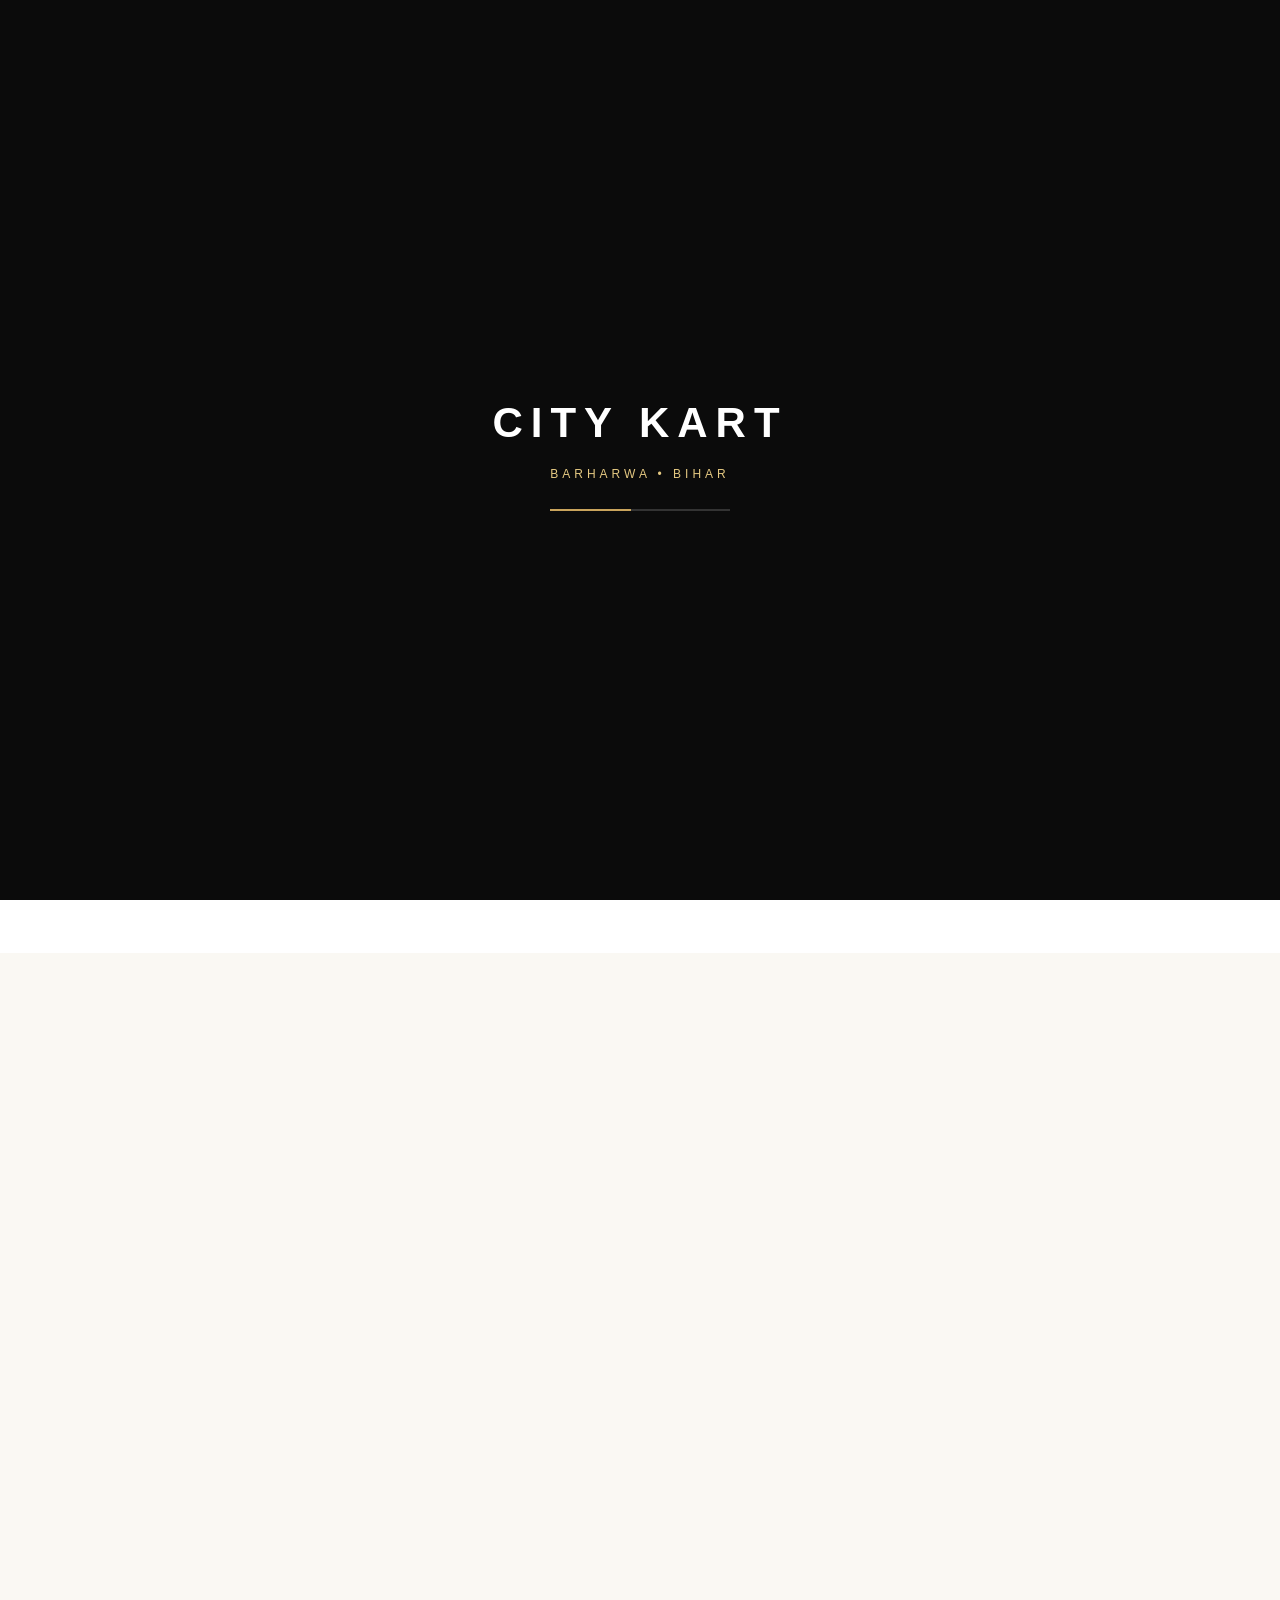
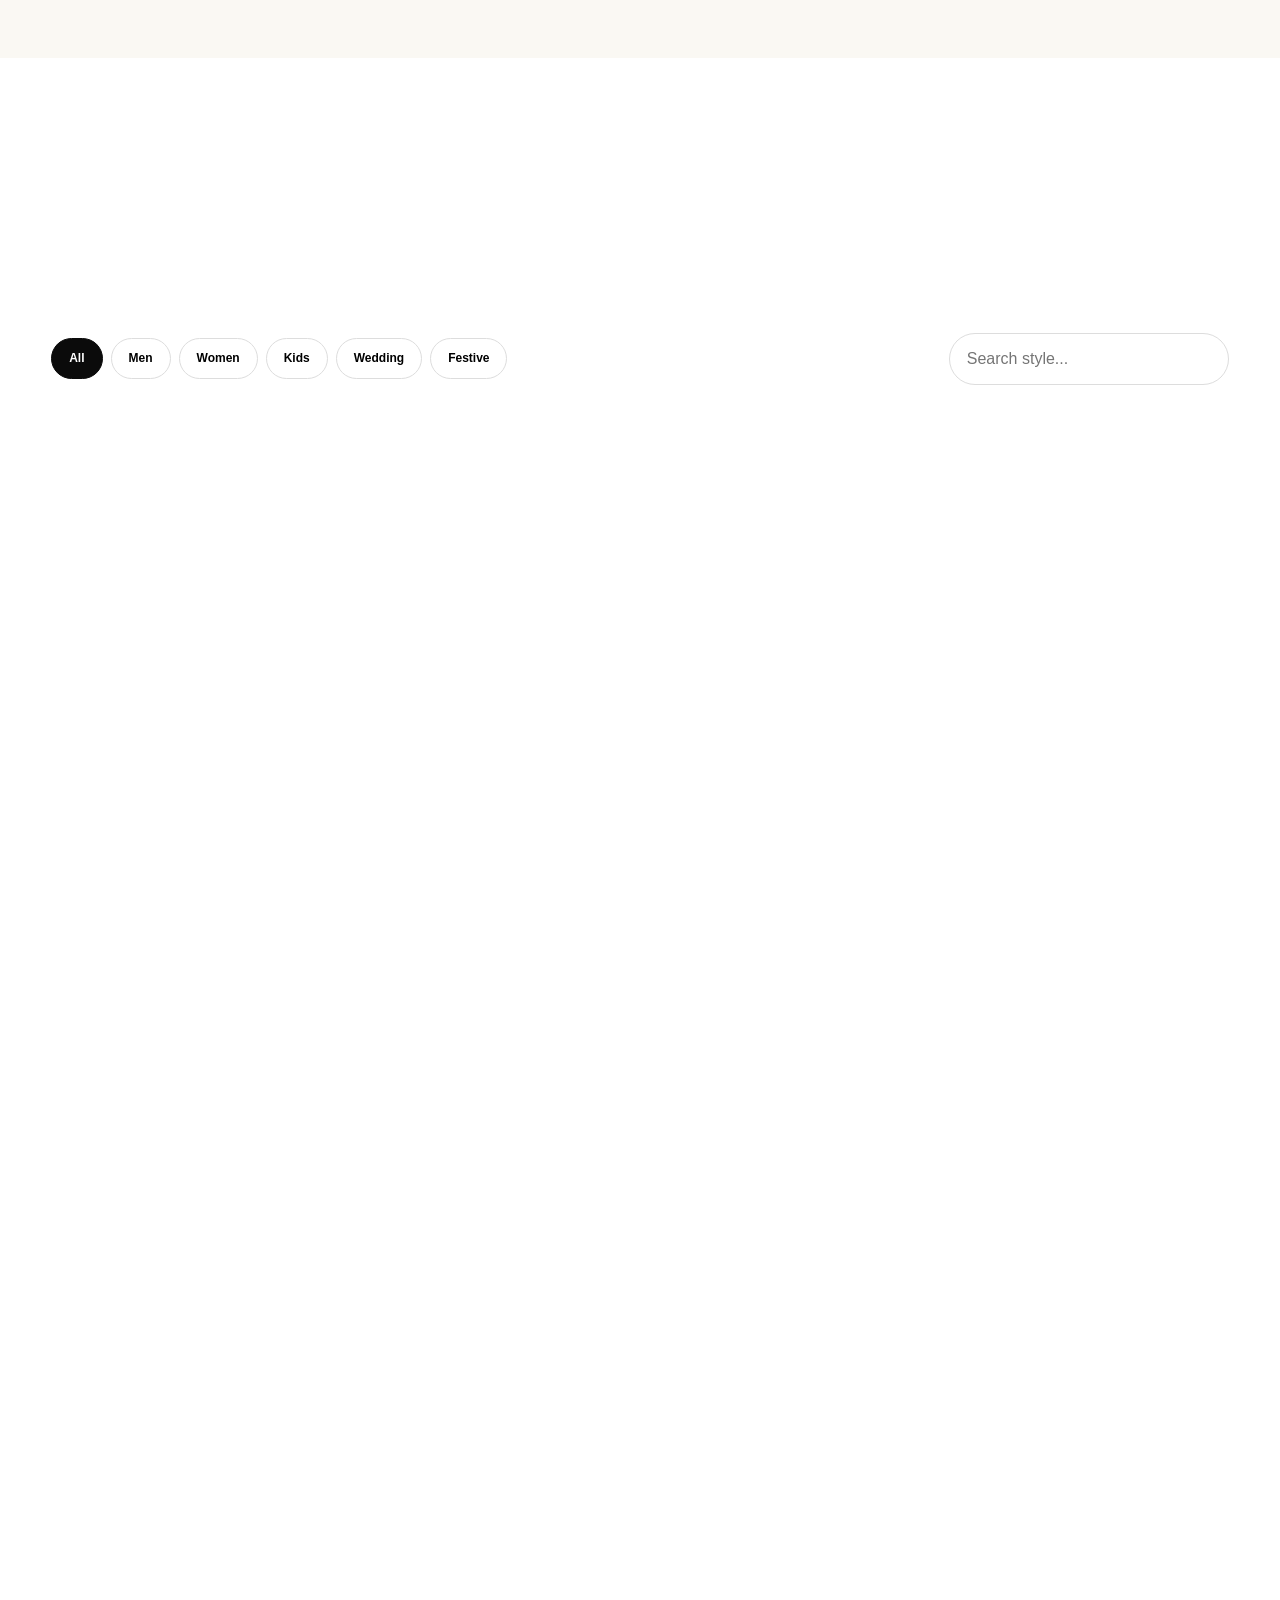
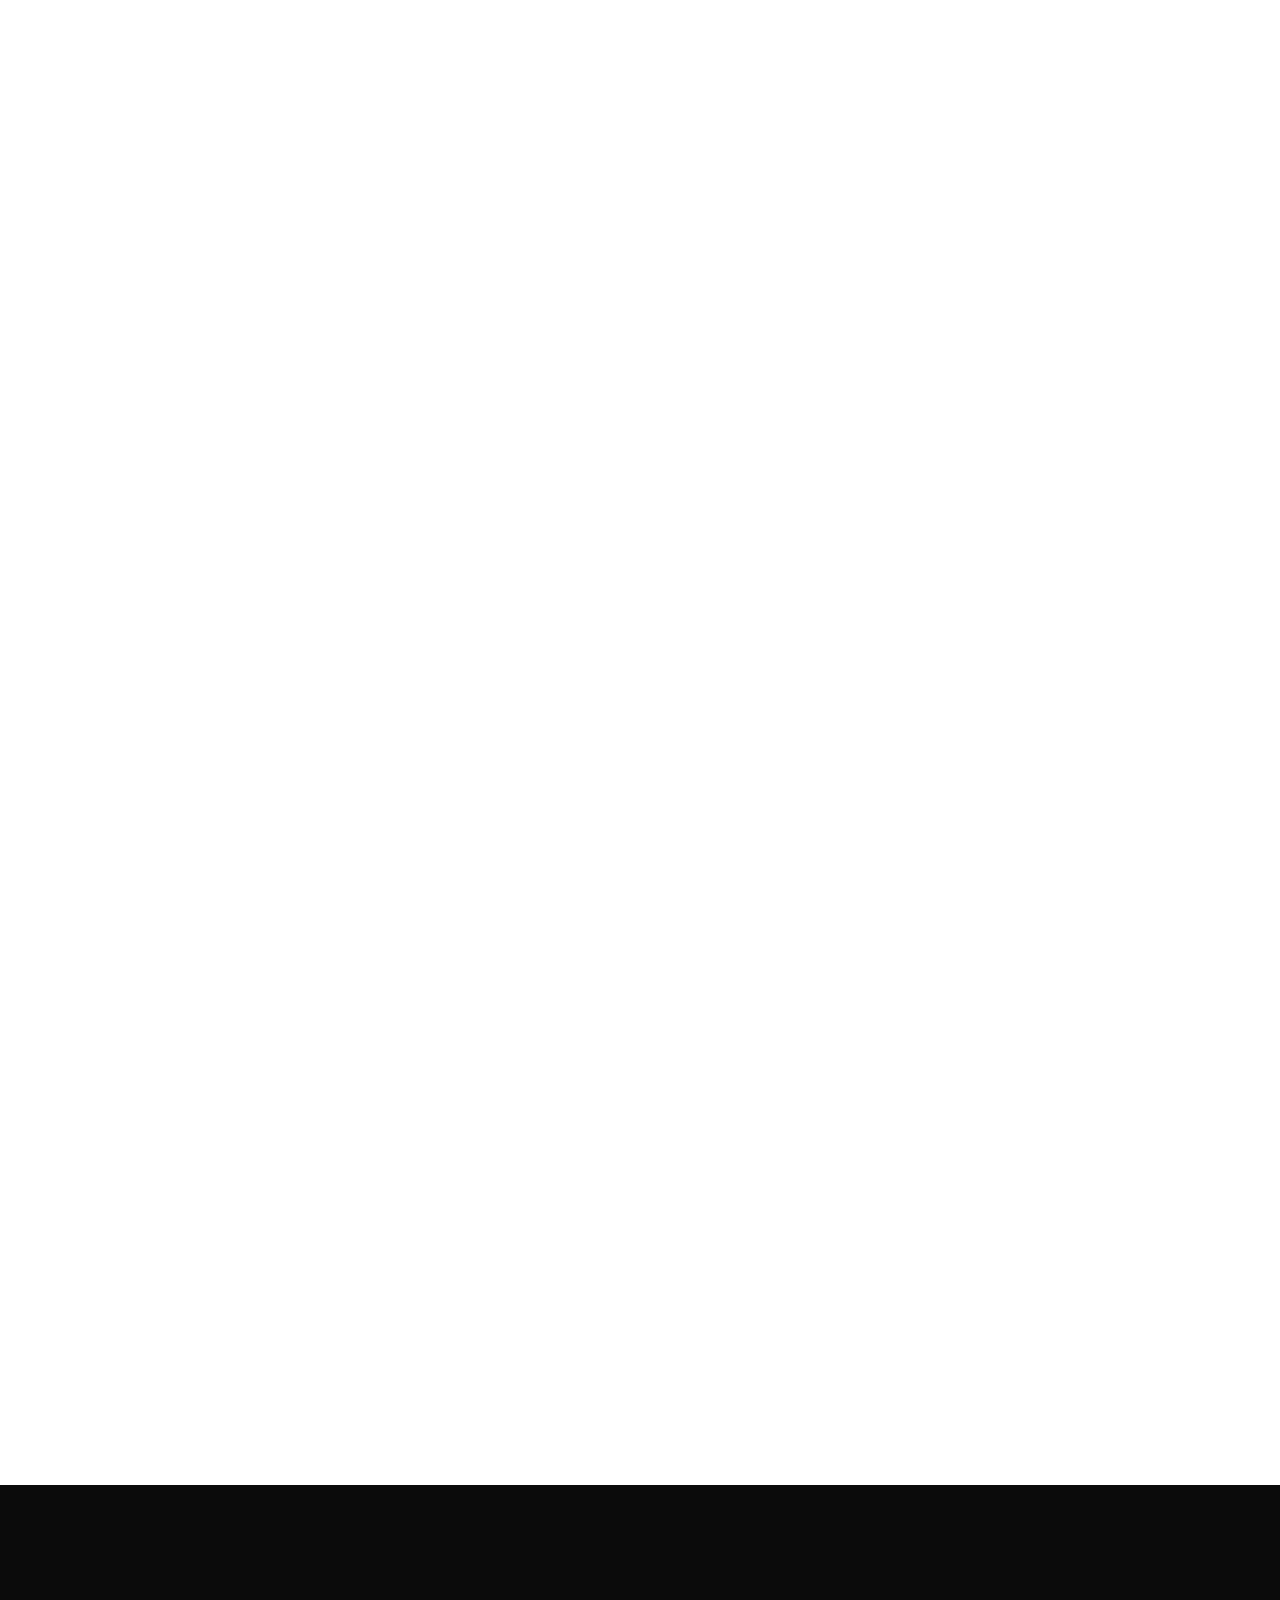
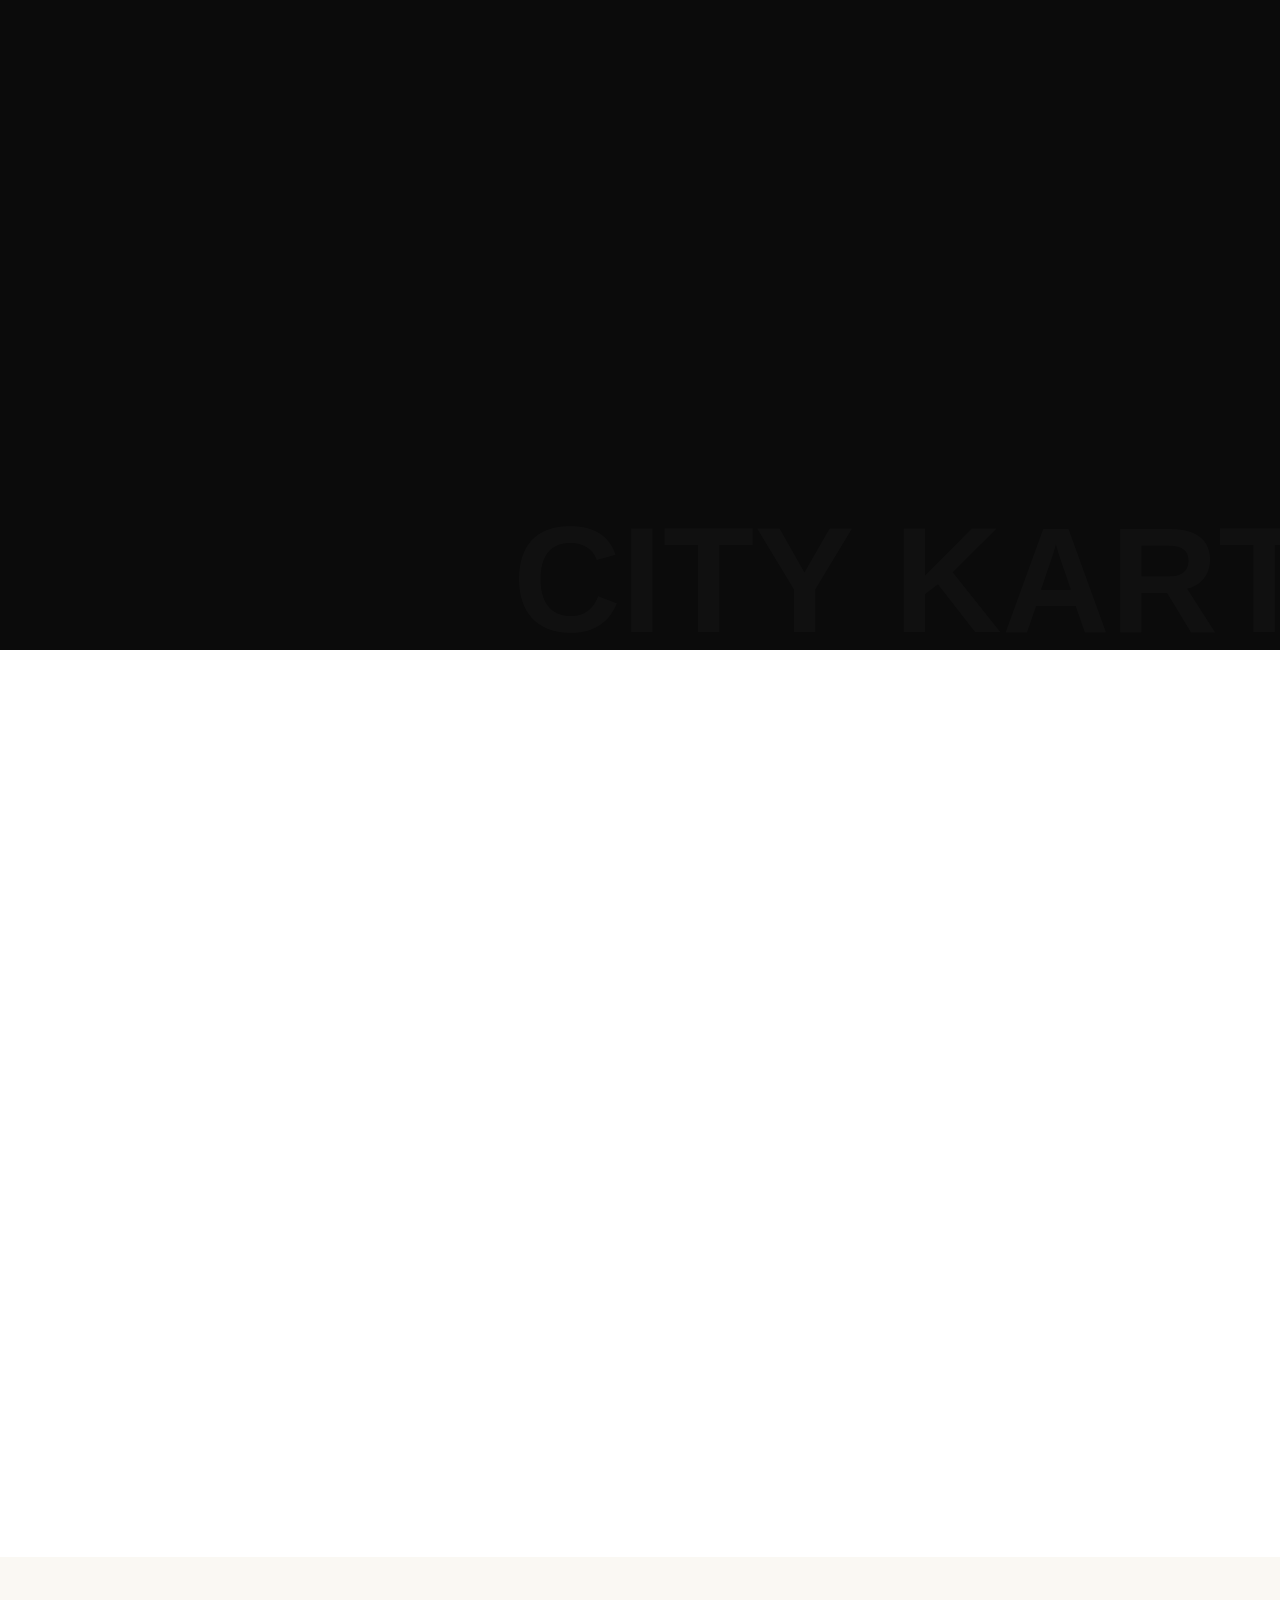
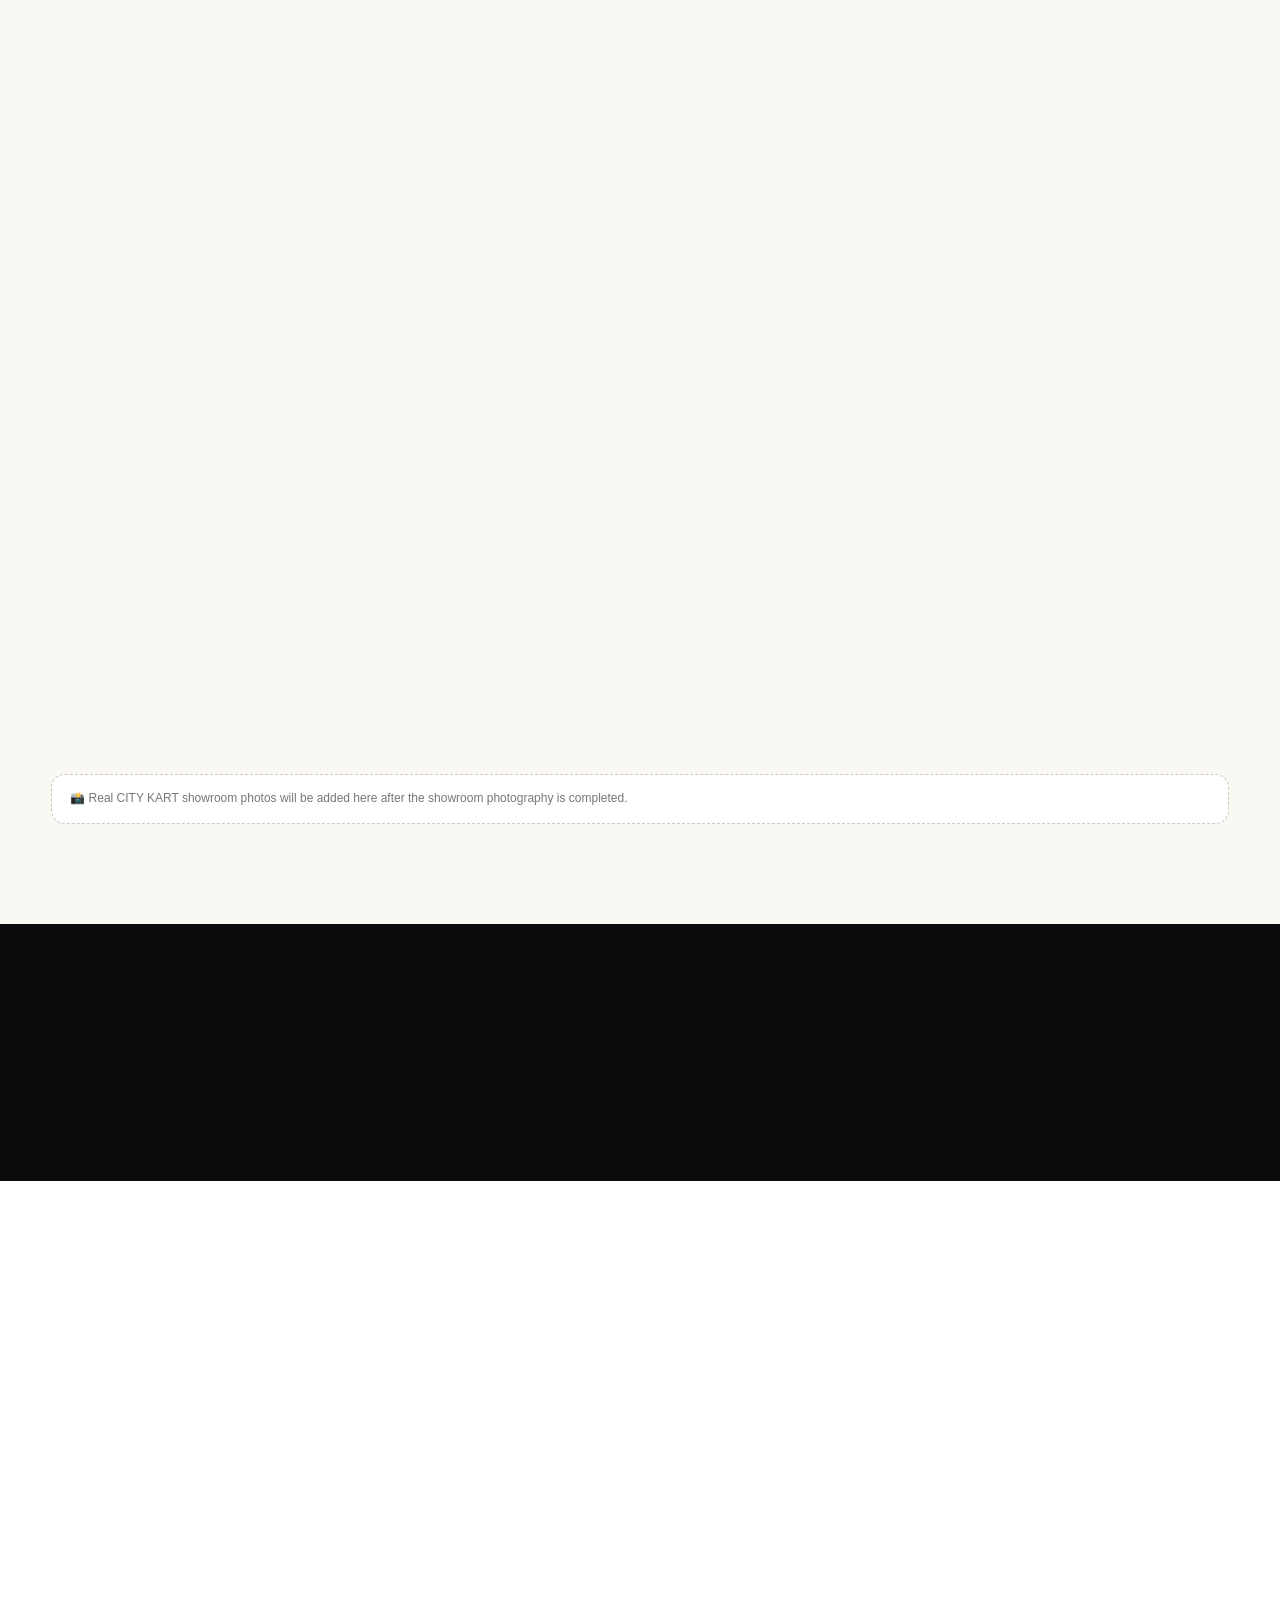
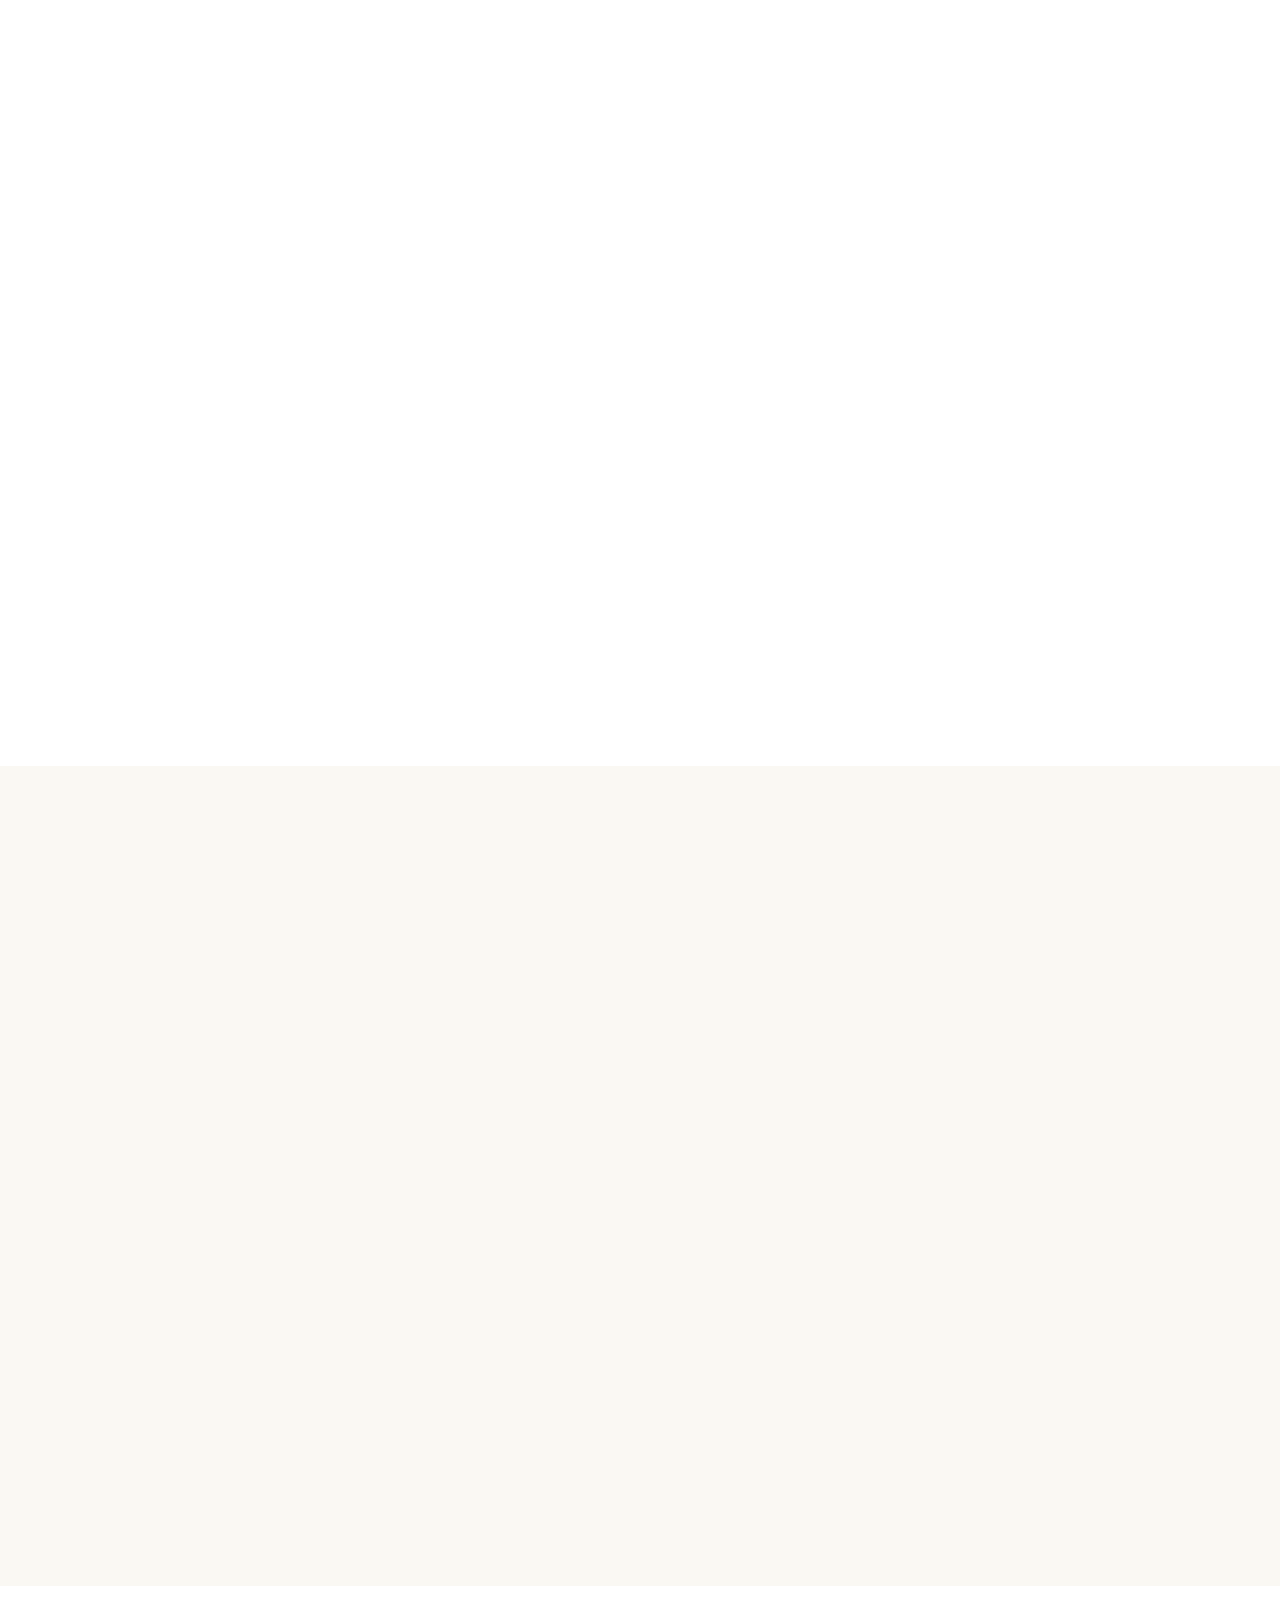
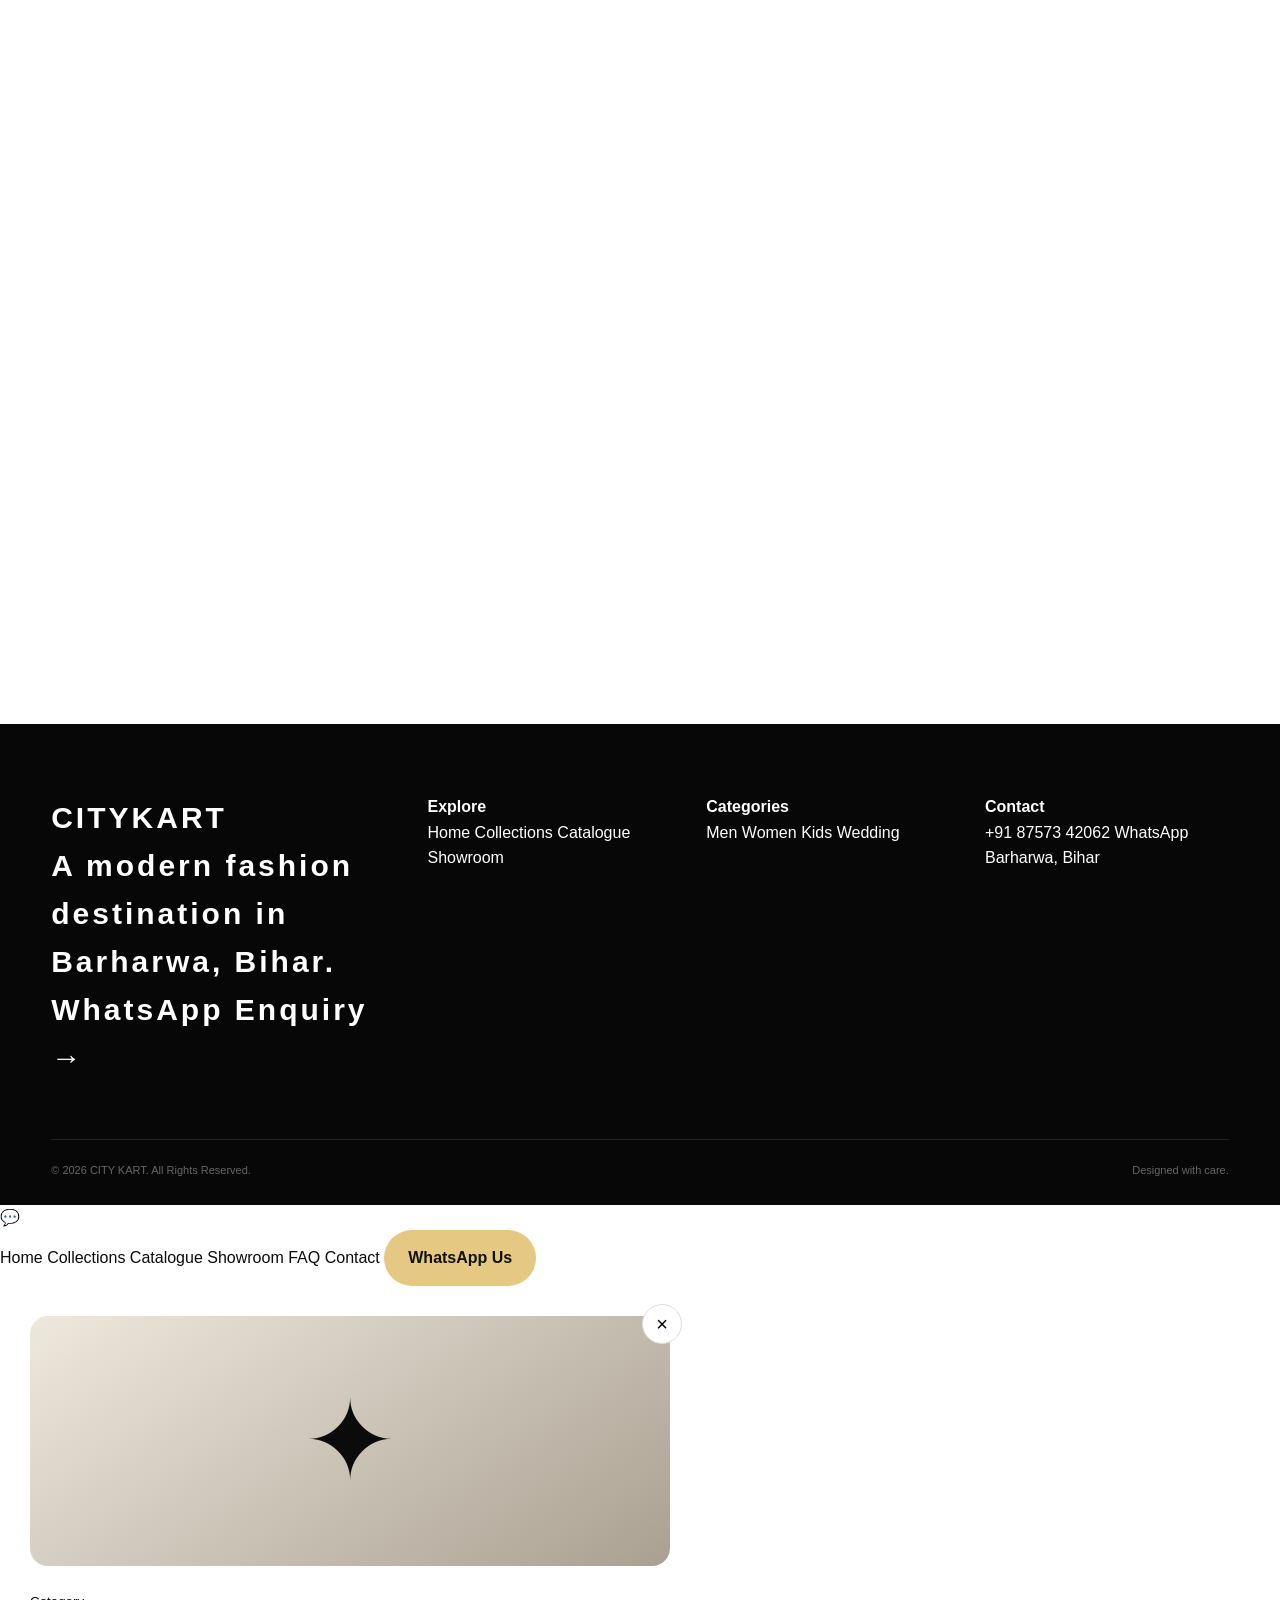
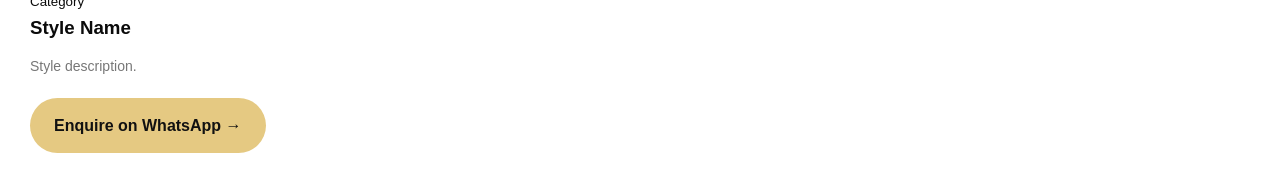
<file: Index.html>
<!DOCTYPE html>
<html lang="en">
<head>
  <meta charset="UTF-8">

  <meta name="viewport"
        content="width=device-width, initial-scale=1.0">

  <meta name="theme-color" content="#111111">

  <meta name="description"
        content="CITY KART Barharwa — Fashion, ethnic wear, wedding collection, festive collection, men's, women's and kids' fashion.">

  <title>CITY KART | Barharwa</title>

  <style>
    /* =========================================================
       CITY KART — GRAND MASTER WEBSITE
       All CSS is inside this file.
       ========================================================= */

    :root{
      --black:#0b0b0b;
      --black2:#141414;
      --dark:#1d1d1d;
      --gold:#c9a45c;
      --gold2:#e5c982;
      --cream:#f7f2e8;
      --white:#ffffff;
      --muted:#777;
      --line:#e7e2d8;
      --soft:#faf8f3;
      --success:#25d366;
      --shadow:0 20px 60px rgba(0,0,0,.12);
      --radius:22px;
      --max:1280px;
    }

    *{
      margin:0;
      padding:0;
      box-sizing:border-box;
    }

    html{
      scroll-behavior:smooth;
    }

    body{
      font-family:Arial, Helvetica, sans-serif;
      background:var(--white);
      color:var(--black);
      line-height:1.6;
      overflow-x:hidden;
    }

    img{
      max-width:100%;
      display:block;
    }

    a{
      color:inherit;
      text-decoration:none;
    }

    button,
    input,
    textarea,
    select{
      font:inherit;
    }

    button{
      cursor:pointer;
    }

    .container{
      width:min(92%,var(--max));
      margin:auto;
    }

    /* =========================================================
       PRELOADER
       ========================================================= */

    #loader{
      position:fixed;
      inset:0;
      background:var(--black);
      z-index:99999;
      display:flex;
      align-items:center;
      justify-content:center;
      transition:.6s ease;
    }

    .loader-box{
      text-align:center;
      color:white;
    }

    .loader-logo{
      font-size:42px;
      letter-spacing:8px;
      font-weight:900;
    }

    .loader-sub{
      color:var(--gold2);
      letter-spacing:4px;
      margin-top:8px;
      font-size:12px;
    }

    .loader-line{
      width:180px;
      height:2px;
      background:#333;
      margin:25px auto 0;
      overflow:hidden;
    }

    .loader-line span{
      display:block;
      height:100%;
      width:45%;
      background:var(--gold);
      animation:loading 1.2s infinite ease-in-out;
    }

    @keyframes loading{
      0%{transform:translateX(-180px)}
      100%{transform:translateX(220px)}
    }

    /* =========================================================
       TOP BAR
       ========================================================= */

    .topbar{
      background:var(--black);
      color:white;
      min-height:38px;
      display:flex;
      align-items:center;
      font-size:12px;
      letter-spacing:.5px;
    }

    .topbar-inner{
      display:flex;
      justify-content:space-between;
      align-items:center;
      gap:20px;
    }

    .topbar-left,
    .topbar-right{
      display:flex;
      gap:20px;
      align-items:center;
    }

    .gold{
      color:var(--gold2);
    }

    /* =========================================================
       HEADER
       ========================================================= */

    header{
      position:sticky;
      top:0;
      z-index:5000;
      background:rgba(255,255,255,.96);
      backdrop-filter:blur(15px);
      border-bottom:1px solid rgba(0,0,0,.08);
    }

    .nav{
      min-height:78px;
      display:flex;
      align-items:center;
      justify-content:space-between;
      gap:30px;
    }

    .brand{
      display:flex;
      align-items:center;
      gap:12px;
      min-width:max-content;
    }

    .brand-mark{
      width:46px;
      height:46px;
      background:var(--black);
      color:var(--gold2);
      display:grid;
      place-items:center;
      font-weight:900;
      border-radius:12px;
      letter-spacing:-1px;
    }

    .brand-name{
      font-size:23px;
      font-weight:900;
      letter-spacing:2px;
    }

    .brand-place{
      display:block;
      color:#888;
      font-size:10px;
      letter-spacing:3px;
      margin-top:-2px;
    }

    .nav-links{
      display:flex;
      align-items:center;
      gap:26px;
      list-style:none;
    }

    .nav-links a{
      font-size:13px;
      font-weight:700;
      position:relative;
      padding:10px 0;
    }

    .nav-links a::after{
      content:"";
      position:absolute;
      left:0;
      bottom:2px;
      width:0;
      height:2px;
      background:var(--gold);
      transition:.3s;
    }

    .nav-links a:hover::after{
      width:100%;
    }

    .nav-actions{
      display:flex;
      gap:9px;
      align-items:center;
    }

    .icon-btn{
      width:43px;
      height:43px;
      border:1px solid #ddd;
      background:white;
      border-radius:50%;
      display:grid;
      place-items:center;
      transition:.3s;
      font-size:17px;
    }

    .icon-btn:hover{
      background:var(--black);
      color:white;
      border-color:var(--black);
      transform:translateY(-2px);
    }

    .menu-btn{
      display:none;
    }

    /* =========================================================
       HERO
       ========================================================= */

    .hero{
      min-height:720px;
      background:
        radial-gradient(circle at 80% 25%,rgba(201,164,92,.28),transparent 25%),
        linear-gradient(115deg,#090909 0%,#151515 52%,#27221a 100%);
      color:white;
      position:relative;
      overflow:hidden;
      display:flex;
      align-items:center;
    }

    .hero::before{
      content:"";
      position:absolute;
      inset:0;
      background:
        linear-gradient(90deg,rgba(0,0,0,.75),rgba(0,0,0,.18)),
        repeating-linear-gradient(
          45deg,
          transparent 0,
          transparent 18px,
          rgba(255,255,255,.015) 19px,
          transparent 20px
        );
    }

    .hero-content{
      position:relative;
      z-index:2;
      padding:90px 0;
      max-width:760px;
    }

    .eyebrow{
      display:inline-flex;
      align-items:center;
      gap:10px;
      color:var(--gold2);
      letter-spacing:5px;
      font-size:12px;
      font-weight:800;
      text-transform:uppercase;
      margin-bottom:20px;
    }

    .eyebrow::before{
      content:"";
      width:35px;
      height:1px;
      background:var(--gold2);
    }

    .hero h1{
      font-size:clamp(52px,8vw,110px);
      line-height:.88;
      letter-spacing:-5px;
      margin-bottom:25px;
      font-weight:950;
    }

    .hero h1 span{
      color:var(--gold2);
    }

    .hero p{
      max-width:650px;
      color:#ddd;
      font-size:18px;
      margin-bottom:32px;
    }

    .hero-buttons{
      display:flex;
      gap:14px;
      flex-wrap:wrap;
    }

    .btn{
      border:0;
      padding:15px 24px;
      border-radius:999px;
      font-weight:800;
      display:inline-flex;
      justify-content:center;
      align-items:center;
      gap:9px;
      transition:.3s;
    }

    .btn-gold{
      background:var(--gold2);
      color:#111;
    }

    .btn-gold:hover{
      transform:translateY(-3px);
      box-shadow:0 15px 30px rgba(201,164,92,.2);
    }

    .btn-outline{
      background:transparent;
      color:white;
      border:1px solid rgba(255,255,255,.35);
    }

    .btn-outline:hover{
      background:white;
      color:#111;
    }

    .hero-badge{
      position:absolute;
      right:7%;
      bottom:12%;
      width:180px;
      height:180px;
      border:1px solid rgba(229,201,130,.55);
      border-radius:50%;
      display:grid;
      place-items:center;
      text-align:center;
      transform:rotate(-10deg);
      color:var(--gold2);
      font-size:12px;
      letter-spacing:3px;
      line-height:1.5;
    }

    .hero-badge strong{
      display:block;
      font-size:25px;
      color:white;
      letter-spacing:1px;
    }

    /* =========================================================
       QUICK FEATURES
       ========================================================= */

    .feature-strip{
      background:white;
      box-shadow:0 10px 40px rgba(0,0,0,.07);
      position:relative;
      z-index:4;
      margin-top:-45px;
      border-radius:24px;
    }

    .features{
      display:grid;
      grid-template-columns:repeat(4,1fr);
    }

    .feature{
      padding:28px 22px;
      display:flex;
      gap:14px;
      align-items:flex-start;
      border-right:1px solid #eee;
    }

    .feature:last-child{
      border-right:0;
    }

    .feature-icon{
      font-size:27px;
    }

    .feature h3{
      font-size:14px;
      margin-bottom:4px;
    }

    .feature p{
      color:#777;
      font-size:12px;
    }

    /* =========================================================
       SECTION HEADINGS
       ========================================================= */

    section{
      padding:100px 0;
    }

    .section-head{
      display:flex;
      justify-content:space-between;
      align-items:end;
      gap:25px;
      margin-bottom:45px;
    }

    .section-kicker{
      color:#a6813f;
      text-transform:uppercase;
      letter-spacing:4px;
      font-size:11px;
      font-weight:900;
      margin-bottom:10px;
    }

    .section-title{
      font-size:clamp(32px,4vw,54px);
      line-height:1;
      letter-spacing:-2px;
    }

    .section-description{
      color:#777;
      max-width:530px;
      font-size:15px;
    }

    /* =========================================================
       COLLECTIONS
       ========================================================= */

    .collections{
      background:var(--soft);
    }

    .collection-grid{
      display:grid;
      grid-template-columns:repeat(4,1fr);
      gap:18px;
    }

    .collection-card{
      min-height:330px;
      border-radius:22px;
      overflow:hidden;
      position:relative;
      background:
        linear-gradient(145deg,#222,#777);
      isolation:isolate;
      transition:.45s;
    }

    .collection-card:nth-child(2){
      background:linear-gradient(145deg,#5c4530,#c5a87b);
    }

    .collection-card:nth-child(3){
      background:linear-gradient(145deg,#292b31,#7c8089);
    }

    .collection-card:nth-child(4){
      background:linear-gradient(145deg,#332016,#b68148);
    }

    .collection-card::before{
      content:"";
      position:absolute;
      inset:0;
      background:
        radial-gradient(circle at 70% 25%,rgba(255,255,255,.25),transparent 22%),
        linear-gradient(to top,rgba(0,0,0,.82),transparent 65%);
      z-index:-1;
    }

    .collection-card:hover{
      transform:translateY(-8px);
      box-shadow:var(--shadow);
    }

    .collection-number{
      position:absolute;
      right:20px;
      top:15px;
      color:rgba(255,255,255,.35);
      font-size:45px;
      font-weight:900;
    }

    .collection-content{
      position:absolute;
      left:24px;
      right:24px;
      bottom:25px;
      color:white;
    }

    .collection-content small{
      color:var(--gold2);
      text-transform:uppercase;
      letter-spacing:3px;
    }

    .collection-content h3{
      font-size:29px;
      margin:5px 0;
    }

    .collection-link{
      font-size:12px;
      color:#ddd;
    }

    /* =========================================================
       CATALOGUE
       ========================================================= */

    .catalogue{
      background:white;
    }

    .catalogue-toolbar{
      display:flex;
      justify-content:space-between;
      align-items:center;
      gap:15px;
      margin-bottom:28px;
      flex-wrap:wrap;
    }

    .filters{
      display:flex;
      gap:8px;
      flex-wrap:wrap;
    }

    .filter-btn{
      border:1px solid #ddd;
      background:white;
      padding:10px 17px;
      border-radius:999px;
      font-size:12px;
      font-weight:700;
      transition:.3s;
    }

    .filter-btn:hover,
    .filter-btn.active{
      background:var(--black);
      color:white;
      border-color:var(--black);
    }

    .search-box{
      width:min(100%,280px);
      position:relative;
    }

    .search-box input{
      width:100%;
      border:1px solid #ddd;
      padding:12px 17px;
      border-radius:999px;
      outline:0;
    }

    .search-box input:focus{
      border-color:var(--gold);
    }

    .products-grid{
      display:grid;
      grid-template-columns:repeat(4,1fr);
      gap:20px;
    }

    .product-card{
      border:1px solid #eee;
      border-radius:20px;
      overflow:hidden;
      background:white;
      transition:.35s;
    }

    .product-card:hover{
      transform:translateY(-6px);
      box-shadow:var(--shadow);
    }

    .product-visual{
      height:280px;
      position:relative;
      overflow:hidden;
      display:flex;
      align-items:flex-end;
      justify-content:center;
      background:
        radial-gradient(circle at 50% 25%,rgba(255,255,255,.45),transparent 25%),
        linear-gradient(145deg,#ece7dd,#b5aa99);
    }

    .product-card:nth-child(3n) .product-visual{
      background:linear-gradient(145deg,#ddd8d0,#89847c);
    }

    .product-card:nth-child(4n) .product-visual{
      background:linear-gradient(145deg,#d5c0a3,#705c45);
    }

    .product-card:nth-child(5n) .product-visual{
      background:linear-gradient(145deg,#202020,#5d5d5d);
    }

    .product-symbol{
      font-size:105px;
      filter:drop-shadow(0 18px 12px rgba(0,0,0,.15));
      margin-bottom:20px;
      transition:.4s;
    }

    .product-card:hover .product-symbol{
      transform:scale(1.08) translateY(-6px);
    }

    .product-tag{
      position:absolute;
      top:14px;
      left:14px;
      background:var(--black);
      color:white;
      padding:6px 10px;
      border-radius:999px;
      font-size:9px;
      font-weight:900;
      letter-spacing:1px;
    }

    .product-info{
      padding:18px;
    }

    .product-category{
      color:#9c7b43;
      font-size:10px;
      letter-spacing:2px;
      text-transform:uppercase;
      font-weight:900;
    }

    .product-info h3{
      font-size:18px;
      margin:5px 0;
    }

    .product-info p{
      color:#777;
      font-size:12px;
      min-height:38px;
    }

    .product-bottom{
      display:flex;
      justify-content:space-between;
      align-items:center;
      margin-top:15px;
    }

    .enquire-btn{
      border:0;
      background:var(--black);
      color:white;
      border-radius:999px;
      padding:9px 13px;
      font-size:11px;
      font-weight:800;
    }

    .details-btn{
      background:transparent;
      border:0;
      color:#777;
      font-size:11px;
      font-weight:800;
    }

    .no-products{
      grid-column:1/-1;
      text-align:center;
      padding:50px;
      color:#777;
      display:none;
    }

    /* =========================================================
       FEATURED DARK SECTION
       ========================================================= */

    .dark-section{
      background:var(--black);
      color:white;
      position:relative;
      overflow:hidden;
    }

    .dark-section::after{
      content:"CITY KART";
      position:absolute;
      right:-30px;
      bottom:-50px;
      font-size:150px;
      font-weight:900;
      color:rgba(255,255,255,.025);
      pointer-events:none;
    }

    .dark-section .section-description{
      color:#aaa;
    }

    .feature-grid{
      display:grid;
      grid-template-columns:1.4fr 1fr 1fr;
      gap:18px;
    }

    .feature-panel{
      min-height:390px;
      border-radius:24px;
      overflow:hidden;
      position:relative;
      background:linear-gradient(145deg,#1f1f1f,#4d4030);
      padding:30px;
      display:flex;
      flex-direction:column;
      justify-content:flex-end;
      transition:.4s;
    }

    .feature-panel:nth-child(2){
      background:linear-gradient(145deg,#272727,#75624b);
    }

    .feature-panel:nth-child(3){
      background:linear-gradient(145deg,#171717,#464646);
    }

    .feature-panel:hover{
      transform:translateY(-7px);
    }

    .feature-panel span{
      color:var(--gold2);
      font-size:11px;
      letter-spacing:3px;
      font-weight:800;
    }

    .feature-panel h3{
      font-size:34px;
      line-height:1;
      margin:8px 0;
    }

    .feature-panel p{
      color:#ddd;
      font-size:13px;
      max-width:360px;
    }

    /* =========================================================
       WHY CITY KART
       ========================================================= */

    .why-grid{
      display:grid;
      grid-template-columns:repeat(3,1fr);
      gap:20px;
    }

    .why-card{
      border:1px solid var(--line);
      padding:30px;
      border-radius:22px;
      transition:.3s;
    }

    .why-card:hover{
      border-color:var(--gold);
      transform:translateY(-5px);
    }

    .why-number{
      font-size:13px;
      color:var(--gold);
      font-weight:900;
    }

    .why-icon{
      font-size:35px;
      margin:18px 0;
    }

    .why-card h3{
      font-size:20px;
      margin-bottom:8px;
    }

    .why-card p{
      color:#777;
      font-size:13px;
    }

    /* =========================================================
       SHOWROOM
       ========================================================= */

    .showroom{
      background:var(--soft);
    }

    .showroom-grid{
      display:grid;
      grid-template-columns:1.1fr .9fr;
      gap:30px;
      align-items:stretch;
    }

    .showroom-main{
      min-height:520px;
      border-radius:28px;
      overflow:hidden;
      background:
        linear-gradient(to top,rgba(0,0,0,.75),transparent 55%),
        linear-gradient(145deg,#2b2b2b,#b69b70);
      position:relative;
      display:flex;
      align-items:flex-end;
      padding:35px;
      color:white;
    }

    .showroom-main h3{
      font-size:42px;
      line-height:1;
      max-width:500px;
    }

    .showroom-side{
      display:grid;
      grid-template-rows:1fr 1fr;
      gap:20px;
    }

    .showroom-small{
      border-radius:24px;
      padding:30px;
      color:white;
      min-height:240px;
      display:flex;
      flex-direction:column;
      justify-content:flex-end;
      background:
        linear-gradient(to top,rgba(0,0,0,.7),transparent),
        linear-gradient(145deg,#6b5a47,#d5c1a0);
    }

    .showroom-small:nth-child(2){
      background:
        linear-gradient(to top,rgba(0,0,0,.75),transparent),
        linear-gradient(145deg,#252525,#777);
    }

    .showroom-small h3{
      font-size:25px;
    }

    .photo-note{
      margin-top:22px;
      padding:14px 18px;
      border:1px dashed #cfc8bb;
      border-radius:14px;
      color:#777;
      font-size:12px;
      background:white;
    }

    /* =========================================================
       STATS
       ========================================================= */

    .stats{
      background:var(--black);
      color:white;
      padding:65px 0;
    }

    .stats-grid{
      display:grid;
      grid-template-columns:repeat(4,1fr);
      gap:20px;
    }

    .stat{
      text-align:center;
      padding:15px;
      border-right:1px solid #333;
    }

    .stat:last-child{
      border-right:0;
    }

    .stat strong{
      font-size:45px;
      display:block;
      color:var(--gold2);
    }

    .stat span{
      color:#aaa;
      font-size:12px;
      letter-spacing:1px;
    }

    /* =========================================================
       SERVICES
       ========================================================= */

    .service-grid{
      display:grid;
      grid-template-columns:repeat(4,1fr);
      gap:18px;
    }

    .service-card{
      padding:28px;
      background:var(--soft);
      border-radius:20px;
      transition:.3s;
    }

    padding:28px;
      background:var(--soft);
      border-radius:20px;
      transition:.3s;
    }

    .service-card:hover{
      transform:translateY(-5px);
      box-shadow:var(--shadow);
    }

    .service-icon{
      width:55px;
      height:55px;
      border-radius:16px;
      background:var(--black);
      color:var(--gold2);
      display:grid;
      place-items:center;
      font-size:25px;
      margin-bottom:20px;
    }

    .service-card h3{
      font-size:18px;
      margin-bottom:8px;
    }

    .service-card p{
      color:#777;
      font-size:13px;
    }

    /* =========================================================
       REVIEWS
       ========================================================= */

    .reviews{
      background:white;
    }

    .review-grid{
      display:grid;
      grid-template-columns:repeat(3,1fr);
      gap:20px;
    }

    .review-card{
      border:1px solid var(--line);
      border-radius:22px;
      padding:28px;
    }

    .stars{
      color:#c9a45c;
      letter-spacing:3px;
      margin-bottom:15px;
    }

    .review-card p{
      color:#555;
      font-size:14px;
      margin-bottom:20px;
    }

    .review-name{
      font-weight:900;
      font-size:13px;
    }

    .review-note{
      color:#999;
      font-size:10px;
      margin-top:4px;
    }

    /* =========================================================
       FAQ
       ========================================================= */

    .faq{
      background:var(--soft);
    }

    .faq-wrap{
      max-width:900px;
      margin:auto;
    }

    .faq-item{
      background:white;
      border:1px solid var(--line);
      border-radius:16px;
      margin-bottom:12px;
      overflow:hidden;
    }

    .faq-question{
      width:100%;
      border:0;
      background:white;
      padding:20px 22px;
      display:flex;
      justify-content:space-between;
      align-items:center;
      text-align:left;
      font-weight:800;
      font-size:14px;
    }

    .faq-question span{
      font-size:22px;
      transition:.3s;
    }

    .faq-answer{
      max-height:0;
      overflow:hidden;
      transition:.35s ease;
    }

    .faq-answer p{
      padding:0 22px 20px;
      color:#777;
      font-size:13px;
    }

    .faq-item.open .faq-answer{
      max-height:200px;
    }

    .faq-item.open .faq-question span{
      transform:rotate(45deg);
    }

    /* =========================================================
       LOCATION + CONTACT
       ========================================================= */

    .contact{
      background:white;
    }

    .contact-grid{
      display:grid;
      grid-template-columns:.9fr 1.1fr;
      gap:30px;
    }

    .contact-card{
      background:var(--black);
      color:white;
      border-radius:28px;
      padding:40px;
      min-height:100%;
    }

    .contact-card .section-kicker{
      color:var(--gold2);
    }

    .contact-card h3{
      font-size:38px;
      line-height:1.05;
      margin-bottom:18px;
    }

    .contact-card > p{
      color:#aaa;
      font-size:14px;
      margin-bottom:30px;
    }

    .contact-list{
      display:grid;
      gap:18px;
    }

    .contact-row{
      display:flex;
      gap:14px;
      align-items:flex-start;
    }

    .contact-row-icon{
      width:42px;
      height:42px;
      border-radius:12px;
      background:#242424;
      display:grid;
      place-items:center;
      flex:none;
    }

    .contact-row small{
      display:block;
      color:#888;
      font-size:10px;
      text-transform:uppercase;
      letter-spacing:2px;
      margin-bottom:3px;
    }

    .contact-row strong{
      font-size:14px;
    }

    .contact-actions{
      display:flex;
      gap:10px;
      flex-wrap:wrap;
      margin-top:30px;
    }

    .form-card{
      border:1px solid var(--line);
      border-radius:28px;
      padding:40px;
    }

    .form-card h3{
      font-size:30px;
      margin-bottom:8px;
    }

    .form-card > p{
      color:#777;
      font-size:13px;
      margin-bottom:25px;
    }

    .form-grid{
      display:grid;
      grid-template-columns:1fr 1fr;
      gap:16px;
    }

    .field{
      display:flex;
      flex-direction:column;
      gap:7px;
    }

    .field.full{
      grid-column:1/-1;
    }

    .field label{
      font-size:11px;
      font-weight:900;
      letter-spacing:1px;
      text-transform:uppercase;
    }

    .field input,
    .field textarea,
    .field select{
      width:100%;
      border:1px solid #ddd;
      background:#fafafa;
      padding:13px 15px;
      border-radius:12px;
      outline:none;
    }

    .field input:focus,
    .field textarea:focus,
    .field select:focus{
      border-color:var(--gold);
      background:white;
    }

    .field textarea{
      min-height:130px;
      resize:vertical;
    }

    .submit-btn{
      margin-top:18px;
      width:100%;
      border:0;
      background:var(--black);
      color:white;
      padding:15px;
      border-radius:999px;
      font-weight:900;
    }

    .submit-btn:hover{
      background:#222;
    }

    /* =========================================================
       FOOTER
       ========================================================= */

    footer{
      background:#070707;
      color:white;
      padding:70px 0 25px;
    }

    .footer-grid{
      display:grid;
      grid-template-columns:1.4fr 1fr 1fr 1fr;
      gap:35px;
      padding-bottom:45px;
    }

    .footer-brand{
      font-size:30px;
      font-weight:900;
      letter-spacing:3px;
      margin-bottom:12px;
    }

    .footer-col p{
      color:#888;
      font-size:13px;
      max-width:330px;
    }

    .footer-col h4{
      color:var(--gold2);
      font-size:12px;
      letter-spacing:2px;
      text-transform:uppercase;
      margin-bottom:17px;
    }

    .footer-links{
      display:grid;
      gap:10px;
    }

    .footer-links a{
      color:#aaa;
      font-size:13px;
      transition:.2s;
    }

    .footer-links a:hover{
      color:white;
      padding-left:4px;
    }

    .footer-bottom{
      border-top:1px solid #222;
      padding-top:22px;
      display:flex;
      justify-content:space-between;
      gap:15px;
      color:#666;
      font-size:11px;
      flex-wrap:wrap;
    }

    /* =========================================================
       FLOATING WHATSAPP
       ========================================================= */

    .whatsapp-float{
      position:fixed;
      right:20px;
      bottom:22px;
      width:58px;
      height:58px;
      border-radius:50%;
      background:var(--success);
      color:white;
      display:grid;
      place-items:center;
      font-size:27px;
      z-index:7000;
      box-shadow:0 12px 35px rgba(0,0,0,.2);
      transition:.3s;
    }

    .whatsapp-float:hover{
      transform:scale(1.08);
    }

    /* =========================================================
       BACK TO TOP
       ========================================================= */

    .back-top{
      position:fixed;
      right:22px;
      bottom:92px;
      width:42px;
      height:42px;
      border-radius:50%;
      border:1px solid #ddd;
      background:white;
      display:grid;
      place-items:center;
      opacity:0;
      visibility:hidden;
      transition:.3s;
      z-index:6000;
    }

    .back-top.show{
      opacity:1;
      visibility:visible;
    }

    /* =========================================================
       MOBILE NAV
       ========================================================= */

    .mobile-nav{
      display:none;
    }

    /* =========================================================
       MODAL
       ========================================================= */

    .modal{
      position:fixed;
      inset:0;
      background:rgba(0,0,0,.7);
      z-index:99990;
      display:none;
      align-items:center;
      justify-content:center;
      padding:20px;
    }

    .modal.show{
      display:flex;
    }

    .modal-box{
      width:min(700px,100%);
      max-height:90vh;
      overflow:auto;
      background:white;
      border-radius:25px;
      padding:30px;
      position:relative;
    }

    .modal-close{
      position:absolute;
      right:18px;
      top:18px;
      width:40px;
      height:40px;
      border-radius:50%;
      border:1px solid #ddd;
      background:white;
      font-size:20px;
    }

    .modal-visual{
      height:250px;
      border-radius:18px;
      display:grid;
      place-items:center;
      background:linear-gradient(145deg,#eee8dd,#aaa092);
      margin-bottom:22px;
    }

    .modal-symbol{
      font-size:110px;
    }

    .modal-box h2{
      font-size:30px;
      margin-bottom:5px;
    }

    .modal-category{
      color:#9c7b43;
      text-transform:uppercase;
      letter-spacing:2px;
      font-size:10px;
      font-weight:900;
    }

    .modal-box p{
      color:#777;
      margin:12px 0 20px;
      font-size:14px;
    }

    /* =========================================================
       REVEAL ANIMATION
       ========================================================= */

    .reveal{
      opacity:0;
      transform:translateY(25px);
      transition:.8s ease;
    }

    .reveal.visible{
      opacity:1;
      transform:none;
    }

    /* =========================================================
       RESPONSIVE
       ========================================================= */

    @media(max-width:1100px){

      .products-grid{
        grid-template-columns:repeat(3,1fr);
      }

      .collection-grid{
        grid-template-columns:repeat(2,1fr);
      }

      .feature-grid{
        grid-template-columns:1fr 1fr;
      }

      .feature-panel:first-child{
        grid-column:1/-1;
      }

      .service-grid{
        grid-template-columns:repeat(2,1fr);
      }

      .footer-grid{
        grid-template-columns:1.5fr 1fr 1fr;
      }
    }

    @media(max-width:850px){

      .nav-links{
        position:absolute;
        left:0;
        right:0;
        top:78px;
        background:white;
        padding:15px 5%;
        display:none;
        flex-direction:column;
        align-items:flex-start;
        border-bottom:1px solid #ddd;
        box-shadow:0 15px 30px rgba(0,0,0,.08);
      }

      .nav-links.open{
        display:flex;
      }

      .menu-btn{
        display:grid;
      }

      .nav-actions .desktop-only{
        display:none;
      }

      .hero{
        min-height:650px;
      }

      .hero-badge{
        width:130px;
        height:130px;
        right:5%;
        bottom:8%;
      }

      .hero-badge strong{
        font-size:18px;
      }

      .features{
        grid-template-columns:1fr 1fr;
      }

      .feature:nth-child(2){
        border-right:0;
      }

      .feature:nth-child(-n+2){
        border-bottom:1px solid #eee;
      }

      .showroom-grid,
      .contact-grid{
        grid-template-columns:1fr;
      }

      .stats-grid{
        grid-template-columns:1fr 1fr;
      }

      .stat:nth-child(2){
        border-right:0;
      }

      .stat:nth-child(-n+2){
        border-bottom:1px solid #333;
      }

      .review-grid,
      .why-grid{
        grid-template-columns:1fr 1fr;
      }
    }

    @media(max-width:650px){

      section{
        padding:75px 0;
      }

      .topbar{
        display:none;
      }

      .nav{
        min-height:68px;
      }

      .nav-links{
        top:68px;
      }

      .brand-name{
        font-size:19px;
      }

      .brand-mark{
        width:40px;
        height:40px;
      }

      .hero{
        min-height:620px;
      }

      .hero-content{
        padding:70px 0;
      }

      .hero h1{
        font-size:54px;
        letter-spacing:-3px;
      }

      .hero p{
        font-size:15px;
      }

      .hero-badge{
        display:none;
      }

      .feature-strip{
        margin-top:-25px;
      }

      .features{
        grid-template-columns:1fr;
      }

      .feature{
        border-right:0 !important;
        border-bottom:1px solid #eee;
      }

      .feature:last-child{
        border-bottom:0;
      }

      .section-head{
        display:block;
      }

      .section-description{
        margin-top:15px;
      }

      .collection-grid,
      .products-grid,
      .why-grid,
      .review-grid,
      .service-grid{
        grid-template-columns:1fr;
      }

      .products-grid{
        gap:15px;
      }

      .product-visual{
        height:260px;
      }

      .feature-grid{
        grid-template-columns:1fr;
      }

      .feature-panel:first-child{
        grid-column:auto;
      }

      .showroom-main{
        min-height:400px;
      }

      .showroom-main h3{
        font-size:34px;
      }

      .stats-grid{
        grid-template-columns:1fr 1fr;
      }

      .stat{
        border-right:0 !important;
      }

      .form-grid{
        grid-template-columns:1fr;
      }

      .field.full{
        grid-column:auto;
      }

      .contact-card,
      .form-card{
        padding:27px;
      }

      .footer-grid{
        grid-template-columns:1fr 1fr;
      }

      .footer-grid > :first-child{
        grid-column:1/-1;
      }

      .mobile-nav{
        position:fixed;
        left:10px;
        right:10px;
        bottom:10px;
        z-index:8000;
        background:rgba(15,15,15,.96);
        border:1px solid #333;
        border-radius:20px;
        display:grid;
        grid-template-columns:repeat(4,1fr);
        padding:8px;
        box-shadow:0 15px 40px rgba(0,0,0,.25);
      }

      .mobile-nav a{
        color:#aaa;
        text-align:center;
        font-size:10px;
        padding:7px 2px;
      }

      .mobile-nav a span{
        display:block;
        font-size:18px;
        margin-bottom:2px;
      }

      .mobile-nav a:hover{
        color:white;
      }

      .whatsapp-float{
        bottom:80px;
        right:15px;
      }

      .back-top{
        bottom:145px;
        right:18px;
      }
    }
  </style>
</head>

<body>

  <!-- =========================================================
       PRELOADER
       ========================================================= -->

  <div id="loader">
    <div class="loader-box">
      <div class="loader-logo">CITY KART</div>
      <div class="loader-sub">BARHARWA • BIHAR</div>
      <div class="loader-line">
        <span></span>
      </div>
    </div>
  </div>

  <!-- =========================================================
       TOP BAR
       ========================================================= -->

  <div class="topbar">
    <div class="container topbar-inner">

      <div class="topbar-left">
        <span>📍 Barharwa, Bihar</span>
        <span>✦ Fashion • Ethnic • Wedding • Kids</span>
      </div>

      <div class="topbar-right">
        <span>Call / WhatsApp:</span>
        <a class="gold" id="topPhone" href="tel:+918757342062">
          +91 87573 42062
        </a>
      </div>

    </div>
  </div>

  <!-- =========================================================
       HEADER
       ========================================================= -->

  <header>

    <div class="container nav">

      <a href="#home" class="brand">

        <div class="brand-mark">
          CK
        </div>

        <div>
          <div class="brand-name">
            CITY KART
          </div>

          <span class="brand-place">
            BARHARWA • BIHAR
          </span>
        </div>

      </a>

      <ul class="nav-links" id="navLinks">
        <li><a href="#home">Home</a></li>
        <li><a href="#collections">Collections</a></li>
        <li><a href="#catalogue">Catalogue</a></li>
        <li><a href="#showroom">Showroom</a></li>
        <li><a href="#faq">FAQ</a></li>
        <li><a href="#contact">Contact</a></li>
      </ul>

      <div class="nav-actions">

        <a class="icon-btn desktop-only"
           id="navWhatsApp"
           href="https://wa.me/918757342062"
           target="_blank"
           aria-label="WhatsApp">
          💬
        </a>

        <button class="icon-btn menu-btn"
                id="menuBtn"
                aria-label="Open Menu">
          ☰
        </button>

      </div>

    </div>

  </header>

  <!-- =========================================================
       HERO
       ========================================================= -->

  <main>

    <section class="hero" id="home">

      <div class="container">

        <div class="hero-content reveal">

          <div class="eyebrow">
            THE NEW FASHION DESTINATION
          </div>

          <h1>
            CITY<br>
            <span>KART</span>
          </h1>

          <p>
            Fashion, ethnic wear, festive styles, wedding collections
            and everyday looks — all brought together in one premium
            shopping destination in Barharwa.
          </p>

          <div class="hero-buttons">

            <a href="#catalogue"
               class="btn btn-gold">
              Explore Collection →
            </a>

            <a href="#contact"
               class="btn btn-outline">
              Enquire Now
            </a>

          </div>

        </div>

      </div>

      <div class="hero-badge">
        <div>
          <strong>CK</strong>
          CURATED<br>
          STYLE<br>
          BARHARWA
        </div>
      </div>

    </section>

    <!-- =======================================================
         QUICK FEATURES
         ======================================================= -->

    <div class="container">

      <div class="feature-strip reveal">

        <div class="features">

          <div class="feature">
            <div class="feature-icon">👔</div>
            <div>
              <h3>Men's Fashion</h3>
              <p>Smart, traditional & everyday styles.</p>
            </div>
          </div>

          <div class="feature">
            <div class="feature-icon">👗</div>
            <div>
              <h3>Women's Fashion</h3>
              <p>Elegant looks for every occasion.</p>
            </div>
          </div>

          <div class="feature">
            <div class="feature-icon">🧒</div>
            <div>
              <h3>Kids Collection</h3>
              <p>Comfortable and stylish choices.</p>
            </div>
          </div>

          <div class="feature">
            <div class="feature-icon">💍</div>
            <div>
              <h3>Wedding & Festive</h3>
              <p>Special styles for special moments.</p>
            </div>
          </div>

        </div>

      </div>

    </div>

    <!-- =======================================================
         COLLECTIONS
         ======================================================= -->

    <section class="collections" id="collections">

      <div class="container">

        <div class="section-head reveal">

          <div>
            <div class="section-kicker">
              Explore
            </div>

            <h2 class="section-title">
              Shop by<br>Collection
            </h2>
          </div>

          <p class="section-description">
            Discover different fashion categories designed for
            everyday wear, celebrations, family shopping and
            special occasions.
          </p>

        </div>

        <div class="collection-grid">

          <article class="collection-card reveal">
            <span class="collection-number">01</span>

            <div class="collection-content">
              <small>For Him</small>
              <h3>Men</h3>
              <span class="collection-link">
                Shirts • Trousers • Ethnic • Casual
              </span>
            </div>
          </article>

          <article class="collection-card reveal">
            <span class="collection-number">02</span>

            <div class="collection-content">
              <small>For Her</small>
              <h3>Wom
          en</h3>

              <span class="collection-link">
                Sarees • Suits • Dresses • Ethnic
              </span>
            </div>
          </article>

          <article class="collection-card reveal">
            <span class="collection-number">03</span>

            <div class="collection-content">
              <small>Little Styles</small>
              <h3>Kids</h3>
              <span class="collection-link">
                Boys • Girls • Festive • Casual
              </span>
            </div>
          </article>

          <article class="collection-card reveal">
            <span class="collection-number">04</span>

            <div class="collection-content">
              <small>Special Moments</small>
              <h3>Wedding</h3>
              <span class="collection-link">
                Occasion • Festive • Family Looks
              </span>
            </div>
          </article>

        </div>

      </div>

    </section>

    <!-- =======================================================
         CATALOGUE
         ======================================================= -->

    <section class="catalogue" id="catalogue">

      <div class="container">

        <div class="section-head reveal">

          <div>
            <div class="section-kicker">
              Style Catalogue
            </div>

            <h2 class="section-title">
              Find Your<br>Next Look
            </h2>
          </div>

          <p class="section-description">
            Browse sample style categories below. Actual products,
            photos and availability can be updated directly for
            the showroom.
          </p>

        </div>

        <div class="catalogue-toolbar">

          <div class="filters">

            <button class="filter-btn active"
                    data-filter="all">
              All
            </button>

            <button class="filter-btn"
                    data-filter="men">
              Men
            </button>

            <button class="filter-btn"
                    data-filter="women">
              Women
            </button>

            <button class="filter-btn"
                    data-filter="kids">
              Kids
            </button>

            <button class="filter-btn"
                    data-filter="wedding">
              Wedding
            </button>

            <button class="filter-btn"
                    data-filter="festive">
              Festive
            </button>

          </div>

          <div class="search-box">
            <input
              type="search"
              id="searchInput"
              placeholder="Search style..."
            >
          </div>

        </div>

        <div class="products-grid" id="productsGrid"></div>

        <div class="no-products" id="noProducts">
          No matching styles found.
        </div>

      </div>

    </section>

    <!-- =======================================================
         CITY KART EDIT
         ======================================================= -->

    <section class="dark-section">

      <div class="container">

        <div class="section-head reveal">

          <div>
            <div class="section-kicker">
              CITY KART Edit
            </div>

            <h2 class="section-title">
              Style For<br>Every Moment
            </h2>
          </div>

          <p class="section-description">
            From everyday dressing to celebrations, discover
            style ideas across different moments of life.
          </p>

        </div>

        <div class="feature-grid">

          <div class="feature-panel reveal">
            <span>01 • OCCASION</span>

            <h3>
              Wedding<br>
              Ready
            </h3>

            <p>
              Occasion-focused styles for family functions,
              celebrations and memorable days.
            </p>
          </div>

          <div class="feature-panel reveal">
            <span>02 • FESTIVE</span>

            <h3>
              Festive<br>
              Mood
            </h3>

            <p>
              Traditional and contemporary combinations
              for festive occasions.
            </p>
          </div>

          <div class="feature-panel reveal">
            <span>03 • EVERYDAY</span>

            <h3>
              Daily<br>
              Style
            </h3>

            <p>
              Comfortable fashion ideas for regular days,
              outings and casual occasions.
            </p>
          </div>

        </div>

      </div>

    </section>

    <!-- =======================================================
         WHY CITY KART
         ======================================================= -->

    <section>

      <div class="container">

        <div class="section-head reveal">

          <div>
            <div class="section-kicker">
              The Experience
            </div>

            <h2 class="section-title">
              Why Visit<br>CITY KART?
            </h2>
          </div>

          <p class="section-description">
            A simple idea: make fashion shopping comfortable,
            organized and enjoyable for the whole family.
          </p>

        </div>

        <div class="why-grid">

          <div class="why-card reveal">
            <div class="why-number">01</div>
            <div class="why-icon">✨</div>
            <h3>Curated Styles</h3>
            <p>
              Fashion categories arranged to make browsing
              easier and more enjoyable.
            </p>
          </div>

          <div class="why-card reveal">
            <div class="why-number">02</div>
            <div class="why-icon">👨‍👩‍👧‍👦</div>
            <h3>Family Shopping</h3>
            <p>
              Men's, women's and kids' categories brought
              together for convenient family shopping.
            </p>
          </div>

          <div class="why-card reveal">
            <div class="why-number">03</div>
            <div class="why-icon">💫</div>
            <h3>Occasion Ready</h3>
            <p>
              Explore ideas for weddings, festivals,
              celebrations and special days.
            </p>
          </div>

          <div class="why-card reveal">
            <div class="why-number">04</div>
            <div class="why-icon">📱</div>
            <h3>Easy Enquiry</h3>
            <p>
              Contact the showroom quickly through WhatsApp
              for style-related enquiries.
            </p>
          </div>

          <div class="why-card reveal">
            <div class="why-number">05</div>
            <div class="why-icon">📍</div>
            <h3>Barharwa Location</h3>
            <p>
              Find the showroom location and plan your visit
              from the website.
            </p>
          </div>

          <div class="why-card reveal">
            <div class="why-number">06</div>
            <div class="why-icon">🛍️</div>
            <h3>One Destination</h3>
            <p>
              Multiple fashion categories in one convenient
              shopping destination.
            </p>
          </div>

        </div>

      </div>

    </section>

    <!-- =======================================================
         SHOWROOM
         ======================================================= -->

    <section class="showroom" id="showroom">

      <div class="container">

        <div class="section-head reveal">

          <div>
            <div class="section-kicker">
              Visit Us
            </div>

            <h2 class="section-title">
              Step Into<br>CITY KART
            </h2>
          </div>

          <p class="section-description">
            Real showroom photographs can be placed here to give
            customers a true visual experience before they visit.
          </p>

        </div>

        <div class="showroom-grid">

          <div class="showroom-main reveal">

            <div>
              <div class="section-kicker">
                Barharwa • Bihar
              </div>

              <h3>
                Your next favourite
                style could be here.
              </h3>
            </div>

          </div>

          <div class="showroom-side">

            <div class="showroom-small reveal">
              <div>
                <div class="section-kicker">
                  Showroom
                </div>

                <h3>
                  Explore the collection.
                </h3>
              </div>
            </div>

            <div class="showroom-small reveal">
              <div>
                <div class="section-kicker">
                  Experience
                </div>

                <h3>
                  See. Select. Style.
                </h3>
              </div>
            </div>

          </div>

        </div>

        <div class="photo-note">
          📸 Real CITY KART showroom photos will be added here
          after the showroom photography is completed.
        </div>

      </div>

    </section>

    <!-- =======================================================
         STATS
         ======================================================= -->

    <section class="stats">

      <div class="container">

        <div class="stats-grid">

          <div class="stat reveal">
            <strong data-count="4">0</strong>
            <span>Fashion Categories</span>
          </div>

          <div class="stat reveal">
            <strong data-count="6">0</strong>
            <span>Style Filters</span>
          </div>

          <div class="stat reveal">
            <strong data-count="24">0</strong>
            <span>Featured Styles</span>
          </div>

          <div class="stat reveal">
            <strong data-count="1">0</strong>
            <span>Fashion Destination</span>
          </div>

        </div>

      </div>

    </section>

    <!-- =======================================================
         SERVICES
         ======================================================= -->

    <section>

      <div class="container">

        <div class="section-head reveal">

          <div>
            <div class="section-kicker">
              Shopping Categories
            </div>

            <h2 class="section-title">
              More Than<br>Just Fashion
            </h2>
          </div>

          <p class="section-description">
            Explore the different ways CITY KART can make your
            shopping journey easier.
          </p>

        </div>

        <div class="service-grid">

          <div class="service-card reveal">
            <div class="service-icon">👔</div>
            <h3>Men's Collection</h3>
            <p>
              Everyday, casual, formal and ethnic style ideas
              for men.
            </p>
          </div>

          <div class="service-card reveal">
            <div class="service-icon">👗</div>
            <h3>Women's Collection</h3>
            <p>
              Elegant ethnic, festive and contemporary style
              categories for women.
            </p>
          </div>

          <div class="service-card reveal">
            <div class="service-icon">🧒</div>
            <h3>Kids Collection</h3>
            <p>
              Comfortable and stylish categories for boys
              and girls.
            </p>
          </div>

          <div class="service-card reveal">
            <div class="service-icon">💍</div>
            <h3>Wedding & Festive</h3>
            <p>
              Occasion-focused fashion ideas for celebrations
              and special moments.
            </p>
          </div>

        </div>

      </div>

    </section>

    <!-- =======================================================
         REVIEWS
         ======================================================= -->

    <section class="reviews">

      <div class="container">

        <div class="section-head reveal">

          <div>
            <div class="section-kicker">
              Customer Voice
            </div>

            <h2 class="section-title">
              What Shoppers<br>May Say
            </h2>
          </div>

          <p class="section-description">
            These are placeholder review cards for the design.
            Real customer reviews should be added only with
            permission.
          </p>

        </div>

        <div class="review-grid">

          <div class="review-card reveal">
            <div class="stars">★★★★★</div>

            <p>
              “Sample review area — real customer feedback can
              be added here later.”
            </p>

            <div class="review-name">
              Customer Review
            </div>

            <div class="review-note">
              Placeholder
            </div>
          </div>

          <div class="review-card reveal">
            <div class="stars">★★★★★</div>

            <p>
              “A professional place to showcase real feedback
              after customers give permission.”
            </p>

            <div class="review-name">
              Customer Review
            </div>

            <div class="review-note">
              Placeholder
            </div>
          </div>

          <div class="review-card reveal">
            <div class="stars">★★★★★</div>

            <p>
              “This section can later display verified customer
              experiences from the showroom.”
            </p>

            <div class="review-name">
              Customer Review
            </div>

            <div class="review-note">
              Placeholder
            </div>
          </div>

        </div>

      </div>

    </section>

    <!-- =======================================================
         FAQ
         ======================================================= -->

    <section class="faq" id="faq">

      <div class="container">

        <div class="section-head reveal">

          <div>
            <div class="section-kicker">
              Help Center
            </div>

            <h2 class="section-title">
              Frequently Asked<br>Questions
            </h2>
          </div>

          <p class="section-description">
            Quick answers for customers planning a visit or
            asking about CITY KART collections.
          </p>

        </div>

        <div class="faq-wrap">

          <div class="faq-item reveal">
            <button class="faq-question">
              What categories are available?
              <span>+</span>
            </button>

            <div class="faq-answer">
              <p>
                CITY KART website categories include men's,
                women's, kids', wedding and festive fashion.
                Actual availability can vary at the showroom.
              </p>
            </div>
          </div>

          <div class="faq-item reveal">
            <button class="faq-question">
              Where is CITY KART located?
              <span>+</span>
            </button>

            <div class="faq-answer">
              <p>
                CITY KART is presented on this website as a
                fashion destination in Barharwa, Bihar.
              </p>
            </div>
          </div>

          <div class="faq-item reveal">
            <button class="faq-question">
              Can I ask about a style on WhatsApp?
              <span>+</span>
            </button>

            <div class="faq-answer">
              <p>
                Yes. Use the WhatsApp enquiry buttons on the
                website to send a quick message.
              </p>
            </div>
          </div>

          <div class="faq-item reveal">
            <button class="faq-question">
              Will the website show real product photos?
              <span>+</span>
            </button>

            <div class="faq-answer">
              <p>
                Yes. The placeholder visuals can be replaced
                with real CITY KART showroom and product
                photographs.
              </p>
            </div>
          </div>

          <div class="faq-item reveal">
            <button class="faq-question">
              Can customers contact the showroom before visiting?
              <span>+</span>
            </button>

            <div class="faq-answer">
              <p>
                Yes. The Contact section provides phone and
                WhatsApp enquiry options.
              </p>
            </div>
          </div>

        </div>

      </div>

    </section>

    <!-- =======================================================
         CONTACT
         ======================================================= -->

    <section class="contact" id="contact">

      <div class="container">

        <div class="contact-grid">

          <div class="contact-card reveal">

            <div class="section-kicker">
              Contact CITY KART
            </div>

            <h3>
              Let's talk<br>
              fashion.
            </h3>

            <p>
              Have a question about a collection or want to
              enquire before visiting? Send us a message.
            </p>

            <div class="contact-list">

              <div class="contact-row">
                <div class="contact-row-icon">📍</div>

                <div>
                  <small>Location</small>
                  <strong>Barharwa, Bihar</strong>
                </div>
              </div>

              <div class="contact-row">
                <div class="contact-row-icon">📞</div>

                <div>
                  <small>Call</small>
                  <strong id="contactPhone">
                    +91 87573 42062
                  </strong>
                </div>
              </div>

              <div class="contact-row">
                <div class="contact-row-icon">💬</div>

                <div>
                  <small>WhatsApp</small>
                  <strong>Quick Enquiry Available</strong>
                </div>
              </div>

            </div>

            <div class="contact-actions">

              <a class="btn btn-gold"
                 id="contactWhatsApp"
                 href="https://wa.me/918757342062"
                 target="_blank">
                WhatsApp Us
              </a>

              <a class="btn btn-outline"
                 href="https://www.google.com/maps/search/?api=1&query=CITY+KART+Barharwa+Bihar"
                 target="_blank">
                Open Maps
              </a>

            </div>

          </div>

          <div class="form-card reveal">

            <h3>Send an Enquiry</h3>

            <p>
              Fill the form and it will prepare a WhatsApp
              message for the showroom.
            </p>

            <form id="enquiryForm">

              <div class="form-grid">

                <div class="field">
                  <label for="name">Your Name</label>
                  <input
                    id="name"
                    type="text"
                    placeholder="Enter your name"
                    required>
                </div>

                <div class="field">
                  <label for="phone">Phone</label>
                  <input
                    id="phone"
                    type="tel"
                    placeholder="Enter phone number"
                    required>
                </div>

                <div class="field">
                  <label for="category">Category</label>

                  <select id="category">
                    <option>Men's Fashion</option>
                    <option>Women's Fashion</option>
                    <option>Kids Collection</option>
                    <option>Wedding Collection</option>
                    <option>Festive Collection</option>
                    <option>General Enquiry</option>
                  </select>
                </div>

                <div class="field field-full">
                  <label for="message">Message</label>

                  <textarea
                    id="message"
                    rows="5"
                    placeholder="What would you like to know?"
                    required></textarea>
                </div>

              </div>

              <button
                class="btn btn-dark form-submit"
                type="submit">
                Send Enquiry on WhatsApp →
              </button>

            </form>

          </div>

        </div>

      </div>

    </section>

    <!-- =======================================================
         FOOTER
         ======================================================= -->

    <footer class="footer">

      <div class="container">

        <div class="footer-grid">

          <div class="footer-brand">

            <a href="#home" class="logo footer-logo">
              CITY<span>KART</span>
            </a>

            <p>
              A modern fashion destination in
              Barharwa, Bihar.
            </p>

            <a
              href="https://wa.me/918757342062"
              target="_blank"
              class="footer-whatsapp">
              WhatsApp Enquiry →
            </a>

          </div>

          <div class="footer-column">

            <h4>Explore</h4>

            <a href="#home">Home</a>
            <a href="#collections">Collections</a>
            <a href="#catalogue">Catalogue</a>
            <a href="#showroom">Showroom</a>

          </div>

          <div class="footer-column">

            <h4>Categories</h4>

            <a href="#catalogue">Men</a>
            <a href="#catalogue">Women</a>
            <a href="#catalogue">Kids</a>
            <a href="#catalogue">Wedding</a>

          </div>

          <div class="footer-column">

            <h4>Contact</h4>

            <a
              id="footerPhone"
              href="tel:+918757342062">
              +91 87573 42062
            </a>

            <a
              href="https://wa.me/918757342062"
              target="_blank">
              WhatsApp
            </a>

            <a
              href="https://www.google.com/maps/search/?api=1&query=CITY+KART+Barharwa+Bihar"
              target="_blank">
              Barharwa, Bihar
            </a>

          </div>

        </div>

        <div class="footer-bottom">

          <span>
            © <span id="year"></span> CITY KART.
            All Rights Reserved.
          </span>

          <span>
            Designed with care.
          </span>

        </div>

      </div>

    </footer>


    <!-- =======================================================
         FLOATING WHATSAPP
         ======================================================= -->

    <a
      class="floating-whatsapp"
      id="floatWhatsApp"
      href="https://wa.me/918757342062"
      target="_blank"
      aria-label="Chat on WhatsApp">

      <span>💬</span>

    </a>


    <!-- =======================================================
         BACK TO TOP
         ======================================================= -->

    <button
      class="back-top"
      id="backTop"
      aria-label="Back to top">

      ↑

    </button>


    <!-- =======================================================
         MOBILE NAV OVERLAY
         ======================================================= -->

    <div class="mobile-menu" id="mobileMenu">

      <div class="mobile-menu-inner">

        <a href="#home">Home</a>
        <a href="#collections">Collections</a>
        <a href="#catalogue">Catalogue</a>
        <a href="#showroom">Showroom</a>
        <a href="#faq">FAQ</a>
        <a href="#contact">Contact</a>

        <a
          class="btn btn-gold mobile-whatsapp"
          href="https://wa.me/918757342062"
          target="_blank">
          WhatsApp Us
        </a>

      </div>

    </div>


    <!-- =======================================================
         PRODUCT MODAL
         ======================================================= -->

    <div class="product-modal" id="productModal">

      <div class="modal-overlay" id="modalOverlay"></div>

      <div class="modal-box">

        <button
          class="modal-close"
          id="modalClose"
          aria-label="Close">
          ×
        </button>

        <div
          class="modal-visual"
          id="modalVisual">

          <span
            class="modal-symbol"
            id="modalSymbol">
            ✦
          </span>

        </div>

        <div class="modal-content">

          <small id="modalCategory">
            Category
          </small>

          <h3 id="modalTitle">
            Style Name
          </h3>

          <p id="modalDescription">
            Style description.
          </p>

          <a
            class="btn btn-gold"
            id="modalWhatsApp"
            href="#"
            target="_blank">
            Enquire on WhatsApp →
          </a>

        </div>

      </div>

    </div>


    <!-- =======================================================
         JAVASCRIPT
         ======================================================= -->

    <script>

      /* =====================================================
         CITY KART MAIN CONFIG
         ===================================================== */

      const CITY_KART = {

        name: "CITY KART",

        location: "Barharwa, Bihar",

        phone: "8757342062",

        whatsapp: "918757342062"

      };


      /* =====================================================
         DOM READY
         ===================================================== */

      document.addEventListener("DOMContentLoaded", () => {


        /* ===================================================
           YEAR
           =================================================== */

        const yearElement =
          document.getElementById("year");

        if (yearElement) {

          yearElement.textContent =
            new Date().getFullYear();

        }


        /* ===================================================
           LOADER
           =================================================== */

        const loader =
          document.getElementById("loader");

        window.addEventListener("load", () => {

          setTimeout(() => {

            if (loader) {

              loader.classList.add("hide");

            }

          }, 500);

        });


        /* ===================================================
           PHONE / WHATSAPP
           =================================================== */

        const phoneText =
          "+91 " +
          CITY_KART.phone.slice(0, 5) +
          " " +
          CITY_KART.phone.slice(5);

        const phoneElements = [

          document.getElementById("topPhone"),

          document.getElementById("contactPhone"),

          document.getElementById("footerPhone")

        ];

        phoneElements.forEach(element => {

          if (!element) return;

          element.textContent = phoneText;

        });


        const phoneLink =
          "tel:+91" + CITY_KART.phone;


        const whatsappLink =
          "https://wa.me/" +
          CITY_KART.whatsapp;


        const whatsappElements = [

          document.getElementById("navWhatsApp"),

          document.getElementById("contactWhatsApp"),

          document.getElementById("floatWhatsApp"),

          document.getElementById("floatWhatsApp"),

          document.querySelector(".footer-whatsapp"),

          document.querySelector(".mobile-whatsapp")

        ];


        whatsappElements.forEach(element => {

          if (!element) return;

          element.href = whatsappLink;

        });


        const footerPhone =
          document.getElementById("footerPhone");

        if (footerPhone) {

          footerPhone.href = phoneLink;

        }


        /* ===================================================
           PRODUCT DATA
           =================================================== */

        const products = [

          {
            id: 1,
            title: "Classic Shirt",
            category: "men",
            label: "Men",
            tag: "Everyday",
            symbol: "👔",
            description:
              "A clean everyday style idea for a smart casual wardrobe."
          },

          {
            id: 2,
            title: "Premium Kurta",
            category: "men",
            label: "Men",
            tag: "Ethnic",
            symbol: "🧥",
            description:
              "A traditional-inspired look suitable for festive and special occasions."
          },

          {
            id: 3,
            title: "Casual T-Shirt",
            category: "men",
            label: "Men",
            tag: "Casual",
            symbol: "👕",
            description:
              "Simple casual styling for relaxed everyday dressing."
          },

          {
            id: 4,
            title: "Formal Look",
            category: "men",
            label: "Men",
            tag: "Formal",
            symbol: "🤵",
            description:
              "A polished style direction for formal occasions and events."
          },

          {
            id: 5,
            title: "Elegant Saree",
            category: "women",
            label: "Women",
            tag: "Elegant",
            symbol: "🥻",
            description:
              "An elegant ethnic style idea for celebrations and occasions."
          },

          {
            id: 6,
            title: "Festive Suit",
            category: "women",
            label: "Women",
            tag: "Festive",
            symbol: "👗",
            description:
              "A festive outfit concept designed for special moments."
          },

          {
            id: 7,
            title: "Classic Dress",
            category: "women",
            label: "Women",
            tag: "Dress",
            symbol: "👗",
            description:
              "A contemporary dress style for outings and occasions."
          },

          {
            id: 8,
            title: "Ethnic Collection",
            category: "women",
            label: "Women",
            tag: "Ethnic",
            symbol: "✨",
            description:
              "Ethnic-inspired fashion ideas for a graceful look."
          },

          {
            id: 9,
            title: "Kids Casual",
            category: "kids",
            label: "Kids",
            tag: "Casual",
            symbol: "🧒",
            description:
              "Comfortable casual fashion ideas for children."
          },

          {
            id: 10,
            title: "Little Festive",
            category: "kids",
            label: "Kids",
            tag: "Festive",
            symbol: "🎉",
            description:
              "Festive style ideas for little celebrations."
          },

          {
            id: 11,
            title: "Boys Collection",
            category: "kids",
            label: "Kids",
            tag: "Boys",
            symbol: "👦",
            description:
              "Style ideas for boys across casual and festive occasions."
          },

          {
            id: 12,
            title: "Girls Collection",
            category: "kids",
            label: "Kids",
            tag: "Girls",
            symbol: "👧",
            description:
              "Style ideas for girls for everyday and special occasions."
          },

          {
            id: 13,
            title: "Wedding Kurta",
            category: "wedding",
            label: "Wedding",
            tag: "Occasion",
            symbol: "💍",
            description:
              "Wedding-ready ethnic styling for memorable family occasions."
          },

          {
            id: 14,
            title: "Wedding Saree",
            category: "wedding",
            label: "Wedding",
            tag: "Elegant",
            symbol: "🥻",
            description:
              "An occasion-focused saree style concept for celebrations."
          },

          {
            id: 15,
            title: "Family Celebration",
            category: "wedding",
            label: "Wedding",
            tag: "Family",
            symbol: "👨‍👩‍👧‍👦",
            description:
              "Coordinated family styling ideas for special occasions."
          },

          {
            id: 16,
            title: "Special Occasion",
            category: "wedding",
            label: "Wedding",
            tag: "Special",
            symbol: "✨",
            description:
              "A special occasion fashion concept for important moments."
          },

          {
            id: 17,
            title: "Festive Kurta",
            category: "festive",
            label: "Festive",
            tag: "Festival",
            symbol: "🪔",
            description:
              "Festive ethnic styling for celebrations and traditional occasions."
          },

          {
            id: 18,
            title: "Festive Saree",
            category: "festive",
            label: "Festive",
            tag: "Festival",
            symbol: "🥻",
            description:
              "Festive saree styling for traditional celebrations."
          },

          {
            id: 19,
            title: "Celebration Look",
            category: "festive",
            label: "Festive",
            tag: "Celebration",
            symbol: "🎊",
            description:
              "A celebration-ready fashion idea for festive moments."
          },

          {
            id: 20,
            title: "Traditional Style",
            category: "festive",
            label: "Festive",
            tag: "Traditional",
            symbol: "🪷",
            description:
              "A traditional fashion direction inspired by festive occasions."
          },

          {
            id: 21,
            title: "Smart Casual",
            category: "men",
            label: "Men",
            tag: "Casual",
            symbol: "👕",
            description:
              "A versatile smart-casual style idea for everyday wear."
          },

          {
            id: 22,
            title: "Graceful Ethnic",
            category: "women",
            label: "Women",
            tag: "Ethnic",
            symbol: "🌸",
            description:
              "A graceful ethnic style direction for special occasions."
          },

          {
            id: 23,
            title: "Family Festive",
            category: "festive",
            label: "Festive",
            tag: "Family",
            symbol: "👨‍👩‍👧‍👦",
            description:
              "Festive fashion ideas for family celebrations."
          },

          {
            id: 24,
            title: "Celebration Edit",
            category: "wedding",
            label: "Wedding",
            tag: "Edit",
            symbol: "💫",
            description:
              "A curated celebration style concept for memorable days."
          }

        ];


        /* ===================================================
           PRODUCT GRID
           =================================================== */

        const productsGrid =
          document.getElementById("productsGrid");

        const noProducts =
          document.getElementById("noProducts");

        const searchInput =
          document.getElementById("searchInput");

        const filterButtons =
          document.querySelectorAll(".filter-btn");

        let activeFilter = "all";


        function renderProducts() {

          if (!productsGrid) return;

          const searchTerm =
            searchInput
              ? searchInput.value
                  .trim()
                  .toLowerCase()
              : "";


          const filteredProducts =
            products.filter(product => {

              const categoryMatch =
                activeFilter === "all" ||
                product.category === activeFilter;


              const searchMatch =
                product.title
                  .toLowerCase()
                  .includes(searchTerm) ||

                product.label
                  .toLowerCase()
                  .includes(searchTerm) ||

                product.tag
                  .toLowerCase()
                  .includes(searchTerm);


              return categoryMatch &&
                     searchMatch;

            });


          productsGrid.innerHTML = "";


          filteredProducts.forEach(product => {

            const card =
              document.createElement("article");

            card.className =
              "product-card reveal";

            card.innerHTML = `

              <div class="product-visual">

                <span class="product-tag">
                  ${product.tag}
                </span>

                <span class="product-symbol">
                  ${product.symbol}
                </span>

              </div>

              <div class="product-info">

                <small>
                  ${product.label}
                </small>

                <h3>
                  ${product.title}
                </h3>

                <button
                  class="product-view"
                  data-id="${product.id}">
                  View Style →
                </button>

              </div>

            `;


            productsGrid.appendChild(card);

          });


          if (noProducts) {

            noProducts.style.display =
              filteredProducts.length
                ? "none"
                : "block";

          }


          document
          .querySelectorAll(".product-view")
            .forEach(button => {

              button.addEventListener(
                "click",
                () => {

                  const id =
                    Number(button.dataset.id);

                  openProduct(id);

                }
              );

            });


          observeRevealElements();

        }


        filterButtons.forEach(button => {

          button.addEventListener(
            "click",
            () => {

              filterButtons.forEach(btn => {

                btn.classList.remove("active");

              });

              button.classList.add("active");

              activeFilter =
                button.dataset.filter;

              renderProducts();

            }
          );

        });


        if (searchInput) {

          searchInput.addEventListener(
            "input",
            renderProducts
          );

        }


        /* ===================================================
           PRODUCT MODAL
           =================================================== */

        const productModal =
          document.getElementById("productModal");

        const modalOverlay =
          document.getElementById("modalOverlay");

        const modalClose =
          document.getElementById("modalClose");

        const modalSymbol =
          document.getElementById("modalSymbol");

        const modalTitle =
          document.getElementById("modalTitle");

        const modalCategory =
          document.getElementById("modalCategory");

        const modalDescription =
          document.getElementById("modalDescription");

        const modalWhatsApp =
          document.getElementById("modalWhatsApp");


        function openProduct(id) {

          const product =
            products.find(
              item => item.id === id
            );

          if (!product || !productModal) return;


          if (modalSymbol) {

            modalSymbol.textContent =
              product.symbol;

          }


          if (modalTitle) {

            modalTitle.textContent =
              product.title;

          }


          if (modalCategory) {

            modalCategory.textContent =
              product.label +
              " • " +
              product.tag;

          }


          if (modalDescription) {

            modalDescription.textContent =
              product.description;

          }


          const message =
            `Hello CITY KART, I am interested in the "${product.title}" style. Please share more details.`;


          if (modalWhatsApp) {

            modalWhatsApp.href =
              whatsappLink +
              "?text=" +
              encodeURIComponent(message);

          }


          productModal.classList.add("active");

          document.body.classList.add("modal-open");

        }


        function closeProduct() {

          if (!productModal) return;

          productModal.classList.remove("active");

          document.body.classList.remove("modal-open");

        }


        if (modalClose) {

          modalClose.addEventListener(
            "click",
            closeProduct
          );

        }


        if (modalOverlay) {

          modalOverlay.addEventListener(
            "click",
            closeProduct
          );

        }


        document.addEventListener(
          "keydown",
          event => {

            if (event.key === "Escape") {

              closeProduct();

            }

          }
        );


        /* ===================================================
           FAQ ACCORDION
           =================================================== */

        const faqItems =
          document.querySelectorAll(".faq-item");


        faqItems.forEach(item => {

          const question =
            item.querySelector(".faq-question");


          question.addEventListener(
            "click",
            () => {

              const alreadyOpen =
                item.classList.contains("active");


              faqItems.forEach(otherItem => {

                otherItem.classList.remove("active");

              });


              if (!alreadyOpen) {

                item.classList.add("active");

              }

            }
          );

        });


        /* ===================================================
           MOBILE MENU
           =================================================== */

        const menuBtn =
          document.getElementById("menuBtn");

        const mobileMenu =
          document.getElementById("mobileMenu");


        if (menuBtn && mobileMenu) {

          menuBtn.addEventListener(
            "click",
            () => {

              mobileMenu.classList.toggle("active");

              menuBtn.classList.toggle("active");

            }
          );


          mobileMenu
            .querySelectorAll("a")
            .forEach(link => {

              link.addEventListener(
                "click",
                () => {

                  mobileMenu.classList.remove(
                    "active"
                  );

                  menuBtn.classList.remove(
                    "active"
                  );

                }
              );

            });

        }


        /* ===================================================
           BACK TO TOP
           =================================================== */

        const backTop =
          document.getElementById("backTop");


        window.addEventListener(
          "scroll",
          () => {

            if (!backTop) return;

            if (window.scrollY > 600) {

              backTop.classList.add("show");

            } else {

              backTop.classList.remove("show");

            }

          }
        );


        if (backTop) {

          backTop.addEventListener(
            "click",
            () => {

              window.scrollTo({

                top: 0,

                behavior: "smooth"

              });

            }
          );

        }


        /* ===================================================
           SMOOTH SCROLL
           =================================================== */

        document
          .querySelectorAll('a[href^="#"]')
          .forEach(link => {

            link.addEventListener(
              "click",
              event => {

                const targetId =
                  link.getAttribute("href");

                if (
                  !targetId ||
                  targetId === "#"
                ) return;

                const target =
                  document.querySelector(targetId);

                if (!target) return;

                event.preventDefault();

                target.scrollIntoView({

                  behavior: "smooth",

                  block: "start"

                });

              }
            );

          });


        /* ===================================================
           REVEAL ANIMATION
           =================================================== */

        let revealObserver;


        function observeRevealElements() {

          const elements =
            document.querySelectorAll(
              ".reveal:not(.revealed)"
            );


          if (!("IntersectionObserver" in window)) {

            elements.forEach(element => {

              element.classList.add(
                "revealed"
              );

            });

            return;

          }


          if (!revealObserver) {

            revealObserver =
              new IntersectionObserver(
                entries => {

                  entries.forEach(entry => {

                    if (entry.isIntersecting) {

                      entry.target.classList.add(
                        "revealed"
                      );

                      revealObserver.unobserve(
                        entry.target
                      );

                    }

                  });

                },
                {
                  threshold: 0.12
                }
              );

          }


          elements.forEach(element => {

            revealObserver.observe(element);

          });

        }


        observeRevealElements();


        /* ===================================================
           COUNTER ANIMATION
           =================================================== */

        const counters =
          document.querySelectorAll(
            "[data-count]"
          );


        let countersStarted = false;


        function startCounters() {

          if (countersStarted) return;

          countersStarted = true;


          counters.forEach(counter => {

            const target =
              Number(
                counter.dataset.count
              );

            let current = 0;

            const increment =
              Math.max(
                1,
                Math.ceil(target / 35)
              );


            const timer =
              setInterval(() => {

                current += increment;

                if (current >= target) {

                  current = target;

                  clearInterval(timer);

                }

                counter.textContent =
                  current;

              }, 35);

          });

        }


        const statsSection =
          document.querySelector(".stats");


        if (
          statsSection &&
          "IntersectionObserver" in window
        ) {

          const statsObserver =
            new IntersectionObserver(
              entries => {

                entries.forEach(entry => {

                  if (entry.isIntersecting) {

                    startCounters();

                    statsObserver.disconnect();

                  }

                });

              },
              {
                threshold: 0.25
              }
            );


          statsObserver.observe(
            statsSection
          );

        } else {

          startCounters();

        }


        /* ===================================================
           ENQUIRY FORM
           =================================================== */

        const enquiryForm =
          document.getElementById(
            "enquiryForm"
          );


        if (enquiryForm) {

          enquiryForm.addEventListener(
            "submit",
            event => {

              event.preventDefault();


              const name =
                document
                  .getElementById("name")
                  .value
                  .trim();


              const phone =
                document
                  .getElementById("phone")
                  .value
                  .trim();


              const category =
                document
                  .getElementById("category")
                  .value;


              const message =
                document
                  .getElementById("message")
                  .value
                  .trim();


              const whatsappMessage =
                `Hello CITY KART,

My name is ${name}.

Phone: ${phone}

Category: ${category}

Message:
${message}

I would like to know more about the collection.`;


              const url =
                whatsappLink +
                "?text=" +
                encodeURIComponent(
                  whatsappMessage
                );


              window.open(
                url,
                "_blank"
              );

            }
          );

        }


        /* ===================================================
           INITIAL PRODUCT LOAD
           =================================================== */

        renderProducts();

      });

    </script>

  </body>

</html>
</file>
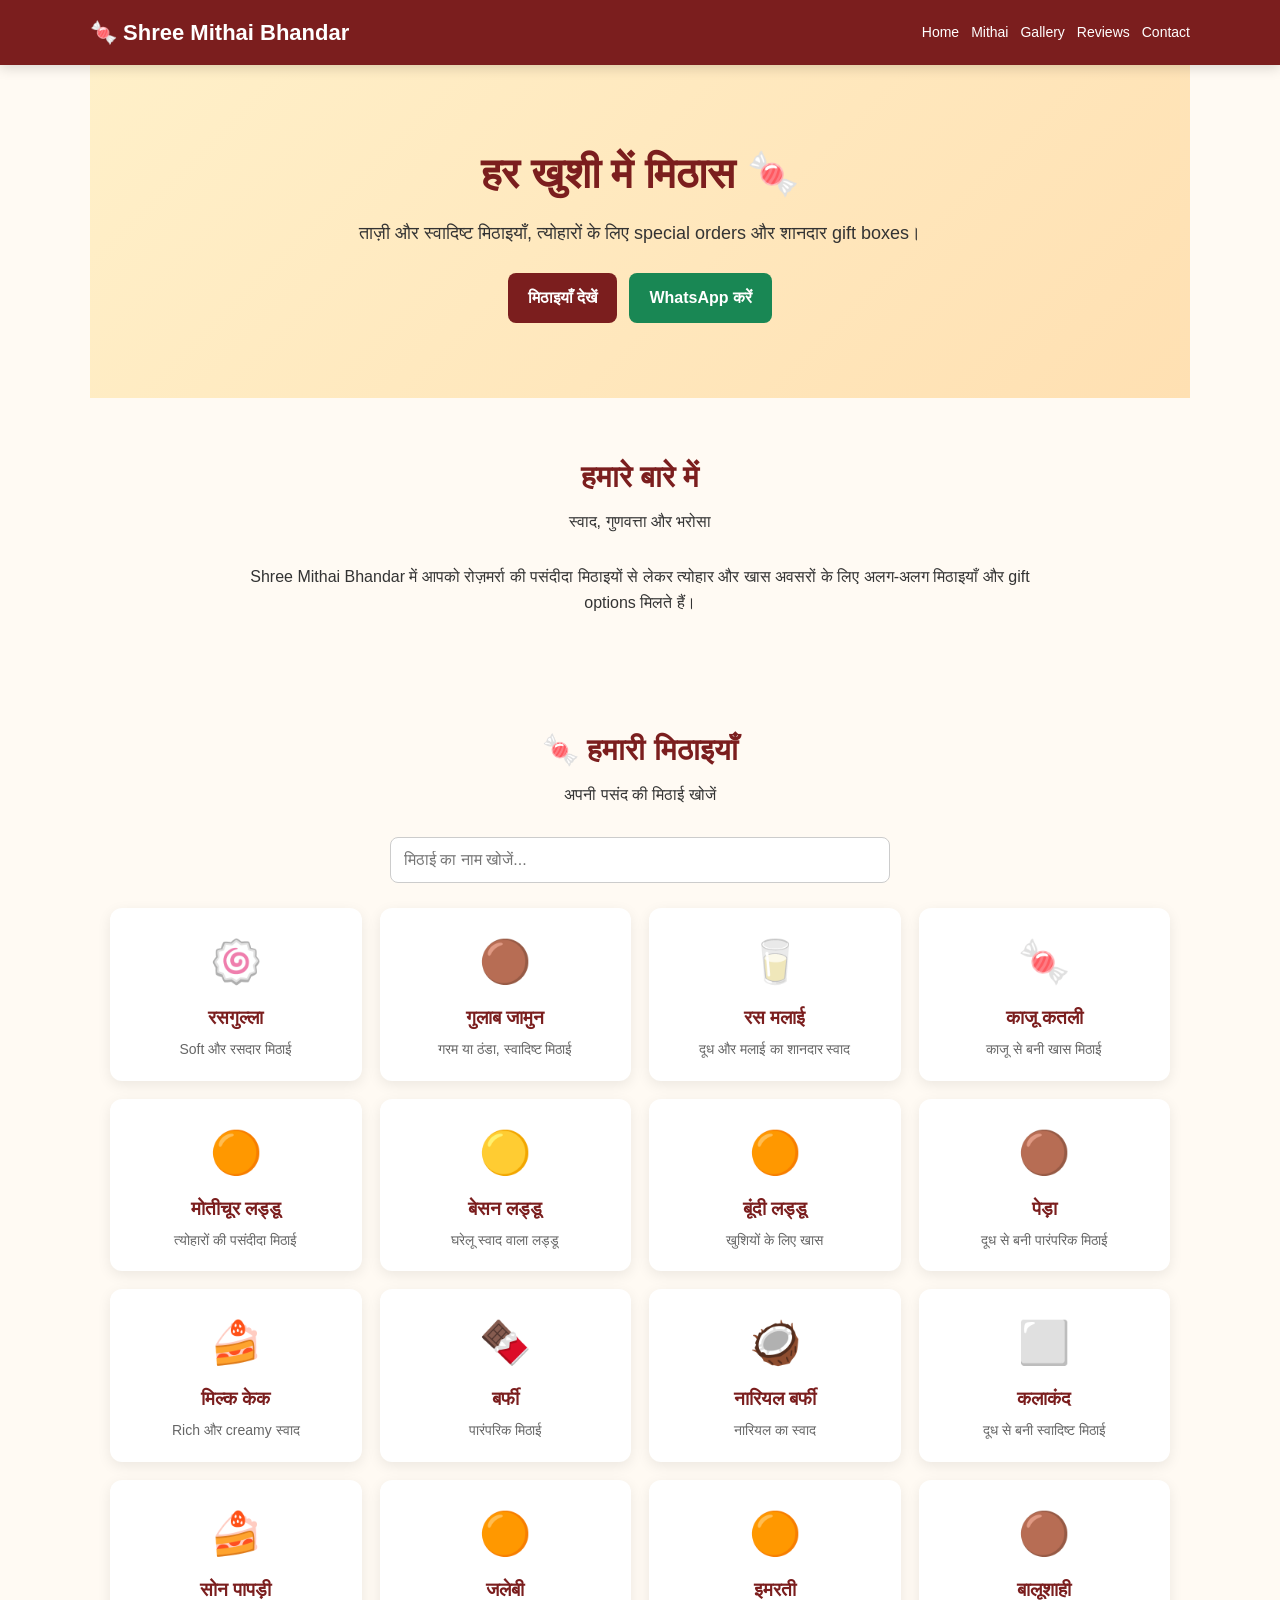
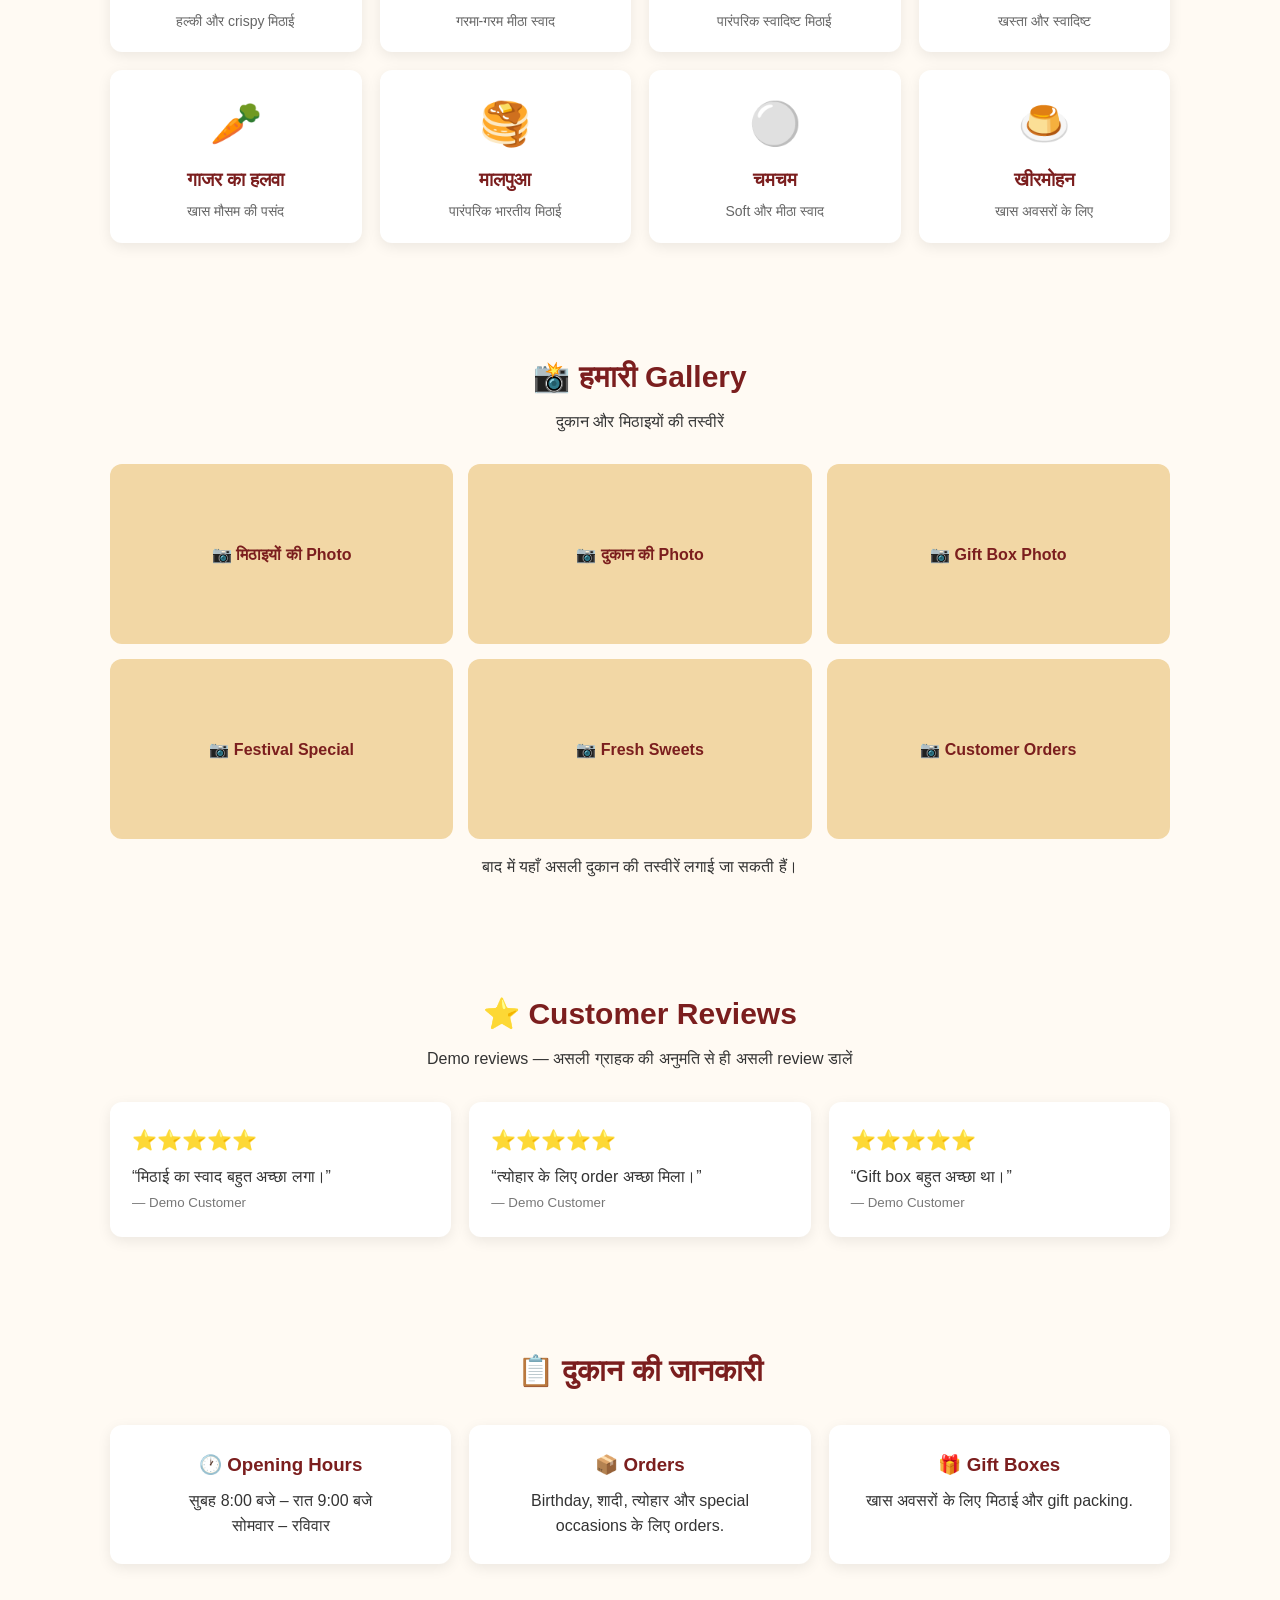
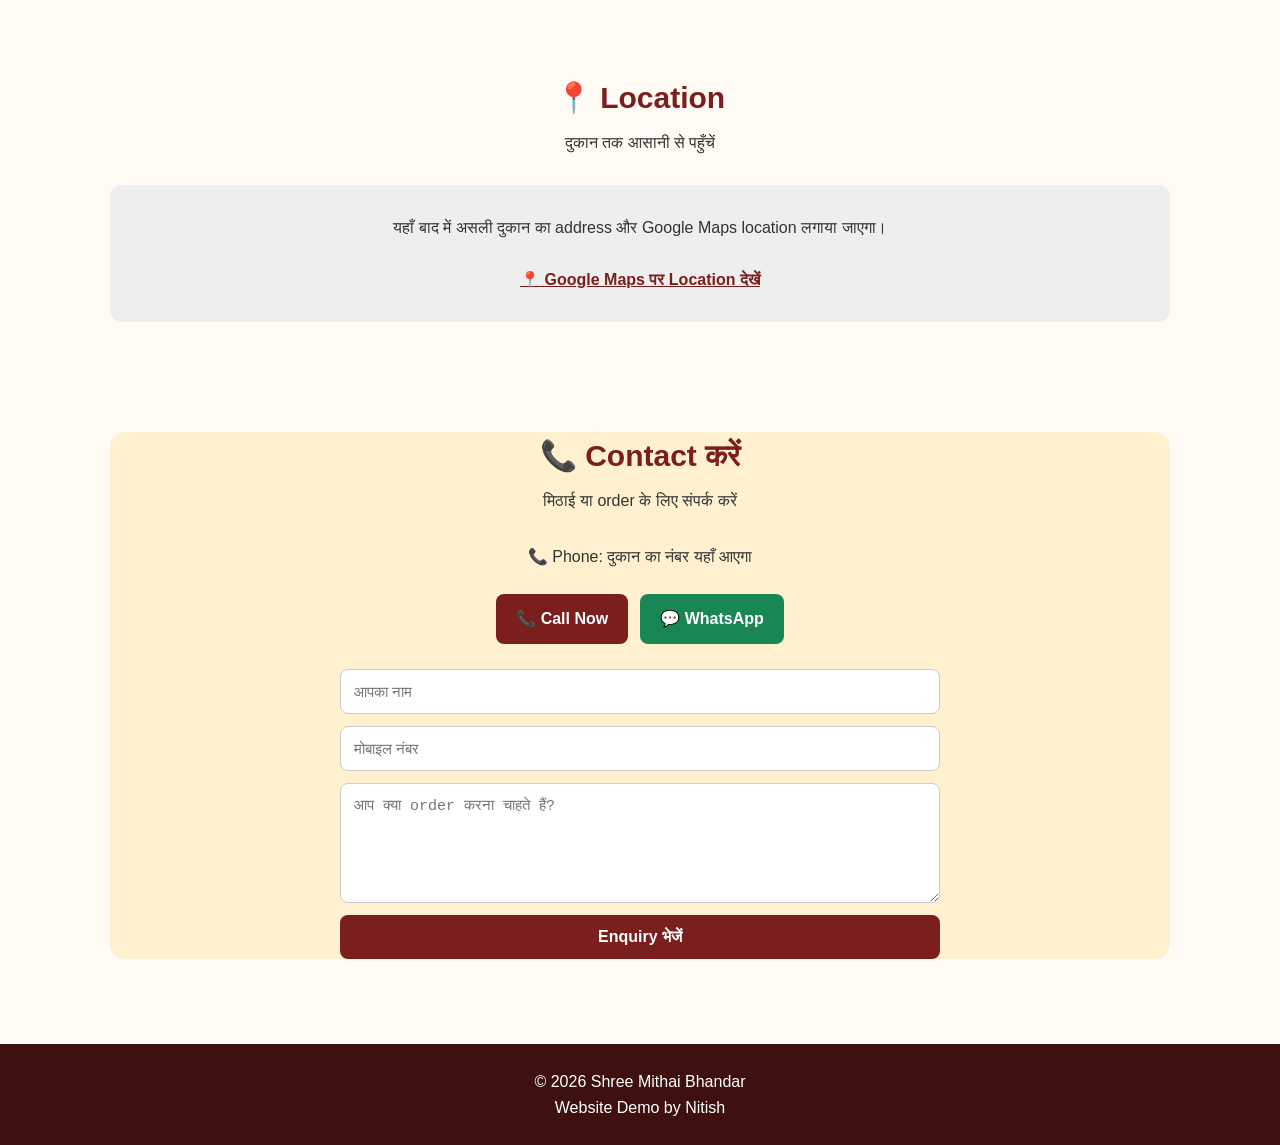
<file: business.html>
<!DOCTYPE html>
<html lang="hi">
<head>
  <meta charset="UTF-8">
  <meta name="viewport" content="width=device-width, initial-scale=1.0">

  <title>Shree Mithai Bhandar | Fresh Sweets & Gifts</title>

  <meta name="description"
    content="Fresh मिठाइयाँ, त्योहारों के लिए मिठाई और gift boxes. Shree Mithai Bhandar.">

  <style>
    * {
      box-sizing: border-box;
      margin: 0;
      padding: 0;
      scroll-behavior: smooth;
    }

    body {
      font-family: Arial, sans-serif;
      background: #fffaf3;
      color: #333;
      line-height: 1.6;
    }

    header {
      background: #7b1e1e;
      color: white;
      padding: 15px 5%;
      position: sticky;
      top: 0;
      z-index: 1000;
      box-shadow: 0 3px 12px rgba(0,0,0,.15);
    }

    .nav {
      max-width: 1100px;
      margin: auto;
      display: flex;
      justify-content: space-between;
      align-items: center;
      gap: 15px;
    }

    .logo {
      font-size: 22px;
      font-weight: bold;
    }

    nav {
      display: flex;
      flex-wrap: wrap;
      gap: 12px;
    }

    nav a {
      color: white;
      text-decoration: none;
      font-size: 14px;
    }

    nav a:hover {
      text-decoration: underline;
    }

    .hero {
      background: linear-gradient(135deg, #fff0c9, #ffe0b2);
      text-align: center;
      padding: 75px 20px;
    }

    .hero h1 {
      font-size: 42px;
      color: #7b1e1e;
      margin-bottom: 12px;
    }

    .hero p {
      max-width: 650px;
      margin: auto;
      font-size: 18px;
    }

    .buttons {
      margin-top: 25px;
      display: flex;
      justify-content: center;
      gap: 12px;
      flex-wrap: wrap;
    }

    .btn {
      display: inline-block;
      padding: 12px 20px;
      border-radius: 8px;
      text-decoration: none;
      font-weight: bold;
      border: none;
      cursor: pointer;
    }

    .btn-main {
      background: #7b1e1e;
      color: white;
    }

    .btn-whatsapp {
      background: #198754;
      color: white;
    }

    section {
      max-width: 1100px;
      margin: auto;
      padding: 55px 20px;
    }

    .section-title {
      text-align: center;
      margin-bottom: 30px;
    }

    .section-title h2 {
      color: #7b1e1e;
      font-size: 30px;
      margin-bottom: 8px;
    }

    .about {
      text-align: center;
      max-width: 800px;
      margin: auto;
    }

    .search-box {
      max-width: 500px;
      margin: 0 auto 25px;
    }

    .search-box input {
      width: 100%;
      padding: 13px;
      border: 1px solid #ccc;
      border-radius: 8px;
      font-size: 16px;
    }

    .products {
      display: grid;
      grid-template-columns: repeat(4, 1fr);
      gap: 18px;
    }

    .product {
      background: white;
      padding: 20px;
      border-radius: 12px;
      text-align: center;
      box-shadow: 0 4px 14px rgba(0,0,0,.08);
      transition: .2s;
    }

    .product:hover {
      transform: translateY(-4px);
    }

    .sweet-icon {
      font-size: 42px;
      margin-bottom: 8px;
    }

    .product h3 {
      color: #7b1e1e;
      margin-bottom: 5px;
    }

    .product p {
      color: #666;
      font-size: 14px;
    }

    .gallery {
      display: grid;
      grid-template-columns: repeat(3, 1fr);
      gap: 15px;
    }

    .gallery-box {
      height: 180px;
      border-radius: 12px;
      background: #f2d7a5;
      display: flex;
      align-items: center;
      justify-content: center;
      text-align: center;
      color: #7b1e1e;
      font-weight: bold;
      padding: 15px;
    }

    .reviews {
      display: grid;
      grid-template-columns: repeat(3, 1fr);
      gap: 18px;
    }

    .review {
      background: white;
      padding: 22px;
      border-radius: 12px;
      box-shadow: 0 4px 14px rgba(0,0,0,.08);
    }

    .stars {
      font-size: 20px;
      margin-bottom: 8px;
    }

    .review small {
      color: #777;
    }

    .info-grid {
      display: grid;
      grid-template-columns: repeat(3, 1fr);
      gap: 18px;
    }

    .info-card {
      background: white;
      padding: 25px;
      text-align: center;
      border-radius: 12px;
      box-shadow: 0 4px 14px rgba(0,0,0,.08);
    }

    .info-card h3 {
      color: #7b1e1e;
      margin-bottom: 8px;
    }

    .contact {
      background: #fff0d0;
      border-radius: 15px;
      text-align: center;
    }

    .contact p {
      margin: 8px 0;
    }

    form {
      max-width: 600px;
      margin: 25px auto 0;
      display: grid;
      gap: 12px;
      text-align: left;
    }

    form input,
    form textarea {
      width: 100%;
      padding: 13px;
      border: 1px solid #ccc;
      border-radius: 8px;
      font-size: 15px;
    }

    form textarea {
      min-height: 120px;
      resize: vertical;
    }

    form button {
      background: #7b1e1e;
      color: white;
      border: none;
      padding: 13px;
      border-radius: 8px;
      font-size: 16px;
      font-weight: bold;
      cursor: pointer;
    }

    .map {
      margin-top: 20px;
      background: #eee;
      padding: 30px;
      border-radius: 12px;
      text-align: center;
    }

    .map a {
      color: #7b1e1e;
      font-weight: bold;
    }

    footer {
      background: #3e1010;
      color: white;
      text-align: center;
      padding: 25px 15px;
      margin-top: 30px;
    }

    @media (max-width: 850px) {
      .products {
        grid-template-columns: repeat(2, 1fr);
      }

      .reviews,
      .info-grid {
        grid-template-columns: 1fr;
      }

      .gallery {
        grid-template-columns: 1fr 1fr;
      }
    }

    @media (max-width: 600px) {
      .nav {
        flex-direction: column;
      }

      nav {
        justify-content: center;
      }

      .hero h1 {
        font-size: 32px;
      }

      .products,
      .gallery {
        grid-template-columns: 1fr;
      }

      section {
        padding: 40px 15px;
      }
    }
  </style>
</head>

<body>

<header>
  <div class="nav">
    <div class="logo">🍬 Shree Mithai Bhandar</div>

    <nav>
      <a href="#home">Home</a>
      <a href="#products">Mithai</a>
      <a href="#gallery">Gallery</a>
      <a href="#reviews">Reviews</a>
      <a href="#contact">Contact</a>
    </nav>
  </div>
</header>

<!-- HOME -->
<section class="hero" id="home">
  <h1>हर खुशी में मिठास 🍬</h1>

  <p>
    ताज़ी और स्वादिष्ट मिठाइयाँ, त्योहारों के लिए special orders
    और शानदार gift boxes।
  </p>

  <div class="buttons">
    <a class="btn btn-main" href="#products">मिठाइयाँ देखें</a>

    <!-- बाद में YOUR_NUMBER की जगह दुकान का नंबर डालना है -->
    <a class="btn btn-whatsapp"
       href="https://wa.me/91YOUR_NUMBER"
       target="_blank">
      WhatsApp करें
    </a>
  </div>
</section>

<!-- ABOUT -->
<section id="about">
  <div class="section-title">
    <h2>हमारे बारे में</h2>
    <p>स्वाद, गुणवत्ता और भरोसा</p>
  </div>

  <div class="about">
    <p>
      Shree Mithai Bhandar में आपको रोज़मर्रा की पसंदीदा
      मिठाइयों से लेकर त्योहार और खास अवसरों के लिए
      अलग-अलग मिठाइयाँ और gift options मिलते हैं।
    </p>
  </div>
</section>

<!-- PRODUCTS -->
<section id="products">

  <div class="section-title">
    <h2>🍬 हमारी मिठाइयाँ</h2>
    <p>अपनी पसंद की मिठाई खोजें</p>
  </div>

  <div class="search-box">
    <input
      type="text"
      id="search"
      placeholder="मिठाई का नाम खोजें..."
      onkeyup="searchSweets()">
  </div>

  <div class="products">

    <div class="product"><div class="sweet-icon">🍥</div><h3>रसगुल्ला</h3><p>Soft और रसदार मिठाई</p></div>

    <div class="product"><div class="sweet-icon">🟤</div><h3>गुलाब जामुन</h3><p>गरम या ठंडा, स्वादिष्ट मिठाई</p></div>

    <div class="product"><div class="sweet-icon">🥛</div><h3>रस मलाई</h3><p>दूध और मलाई का शानदार स्वाद</p></div>

    <div class="product"><div class="sweet-icon">🍬</div><h3>काजू कतली</h3><p>काजू से बनी खास मिठाई</p></div>

    <div class="product"><div class="sweet-icon">🟠</div><h3>मोतीचूर लड्डू</h3><p>त्योहारों की पसंदीदा मिठाई</p></div>

    <div class="product"><div class="sweet-icon">🟡</div><h3>बेसन लड्डू</h3><p>घरेलू स्वाद वाला लड्डू</p></div>

    <div class="product"><div class="sweet-icon">🟠</div><h3>बूंदी लड्डू</h3><p>खुशियों के लिए खास</p></div>

    <div class="product"><div class="sweet-icon">🟤</div><h3>पेड़ा</h3><p>दूध से बनी पारंपरिक मिठाई</p></div>

    <div class="product"><div class="sweet-icon">🍰</div><h3>मिल्क केक</h3><p>Rich और creamy स्वाद</p></div>

    <div class="product"><div class="sweet-icon">🍫</div><h3>बर्फी</h3><p>पारंपरिक मिठाई</p></div>

    <div class="product"><div class="sweet-icon">🥥</div><h3>नारियल बर्फी</h3><p>नारियल का स्वाद</p></div>

    <div class="product"><div class="sweet-icon">⬜</div><h3>कलाकंद</h3><p>दूध से बनी स्वादिष्ट मिठाई</p></div>

    <div class="product"><div class="sweet-icon">🍰</div><h3>सोन पापड़ी</h3><p>हल्की और crispy मिठाई</p></div>

    <div class="product"><div class="sweet-icon">🟠</div><h3>जलेबी</h3><p>गरमा-गरम मीठा स्वाद</p></div>

    <div class="product"><div class="sweet-icon">🟠</div><h3>इमरती</h3><p>पारंपरिक स्वादिष्ट मिठाई</p></div>

    <div class="product"><div class="sweet-icon">🟤</div><h3>बालूशाही</h3><p>खस्ता और स्वादिष्ट</p></div>

    <div class="product"><div class="sweet-icon">🥕</div><h3>गाजर का हलवा</h3><p>खास मौसम की पसंद</p></div>

    <div class="product"><div class="sweet-icon">🥞</div><h3>मालपुआ</h3><p>पारंपरिक भारतीय मिठाई</p></div>

    <div class="product"><div class="sweet-icon">⚪</div><h3>चमचम</h3><p>Soft और मीठा स्वाद</p></div>

    <div class="product"><div class="sweet-icon">🍮</div><h3>खीरमोहन</h3><p>खास अवसरों के लिए</p></div>

  </div>
</section>

<!-- GALLERY -->
<section id="gallery">

  <div class="section-title">
    <h2>📸 हमारी Gallery</h2>
    <p>दुकान और मिठाइयों की तस्वीरें</p>
  </div>

  <div class="gallery">
    <div class="gallery-box">📷 मिठाइयों की Photo</div>
    <div class="gallery-box">📷 दुकान की Photo</div>
    <div class="gallery-box">📷 Gift Box Photo</div>
    <div class="gallery-box">📷 Festival Special</div>
    <div class="gallery-box">📷 Fresh Sweets</div>
    <div class="gallery-box">📷 Customer Orders</div>
  </div>

  <p style="text-align:center;margin-top:15px;">
    बाद में यहाँ असली दुकान की तस्वीरें लगाई जा सकती हैं।
  </p>

</section>

<!-- REVIEWS -->
<section id="reviews">

  <div class="section-title">
    <h2>⭐ Customer Reviews</h2>
    <p>Demo reviews — असली ग्राहक की अनुमति से ही असली review डालें</p>
  </div>

  <div class="reviews">

    <div class="review">
      <div class="stars">⭐⭐⭐⭐⭐</div>
      <p>“मिठाई का स्वाद बहुत अच्छा लगा।”</p>
      <small>— Demo Customer</small>
    </div>

    <div class="review">
      <div class="stars">⭐⭐⭐⭐⭐</div>
      <p>“त्योहार के लिए order अच्छा मिला।”</p>
      <small>— Demo Customer</small>
    </div>

    <div class="review">
      <div class="stars">⭐⭐⭐⭐⭐</div>
      <p>“Gift box बहुत अच्छा था।”</p>
      <small>— Demo Customer</small>
    </div>

  </div>
</section>

<!-- SHOP INFORMATION -->
<section>

  <div class="section-title">
    <h2>📋 दुकान की जानकारी</h2>
  </div>

  <div class="info-grid">

    <div class="info-card">
      <h3>🕐 Opening Hours</h3>
      <p>सुबह 8:00 बजे – रात 9:00 बजे</p>
      <p>सोमवार – रविवार</p>
    </div>

    <div class="info-card">
      <h3>📦 Orders</h3>
      <p>Birthday, शादी, त्योहार और special occasions के लिए orders.</p>
    </div>

    <div class="info-card">
      <h3>🎁 Gift Boxes</h3>
      <p>खास अवसरों के लिए मिठाई और gift packing.</p>
    </div>

  </div>
</section>

<!-- LOCATION -->
<section>

  <div class="section-title">
    <h2>📍 Location</h2>
    <p>दुकान तक आसानी से पहुँचें</p>
  </div>

  <div class="map">

    <p>
      यहाँ बाद में असली दुकान का address और Google Maps location लगाया जाएगा।
    </p>

    <br>

    <!-- बाद में YOUR_BUSINESS_ADDRESS को असली address से बदलना है -->
    <a
      href="https://www.google.com/maps/search/?api=1&query=YOUR_BUSINESS_ADDRESS"
      target="_blank">
      📍 Google Maps पर Location देखें
    </a>

  </div>

</section>

<!-- CONTACT -->
<section id="contact">

  <div class="contact">

    <div class="section-title">
      <h2>📞 Contact करें</h2>
      <p>मिठाई या order के लिए संपर्क करें</p>
    </div>

    <p>📞 Phone: दुकान का नंबर यहाँ आएगा</p>

    <div class="buttons">

      <!-- बाद में YOUR_NUMBER बदलना है -->
      <a
        class="btn btn-main"
        href="tel:+91YOUR_NUMBER">
        📞 Call Now
      </a>

      <a
        class="btn btn-whatsapp"
        href="https://wa.me/91YOUR_NUMBER"
        target="_blank">
        💬 WhatsApp
      </a>

    </div>

    <form onsubmit="sendEnquiry(event)">

      <input
        type="text"
        id="name"
        placeholder="आपका नाम"
        required>

      <input
        type="tel"
        id="phone"
        placeholder="मोबाइल नंबर"
        required>

      <textarea
        id="message"
        placeholder="आप क्या order करना चाहते हैं?"
        required></textarea>

      <button type="submit">
        Enquiry भेजें
      </button>

    </form>

  </div>

</section>

<footer>
  <p>© 2026 Shree Mithai Bhandar</p>
  <p>Website Demo by Nitish</p>
</footer>

<script>

  function searchSweets() {

    let input = document
      .getElementById("search")
      .value
      .toLowerCase();

    let products = document.querySelectorAll(".product");

    products.forEach(function(product) {

      let name = product
        .querySelector("h3")
        .innerText
        .toLowerCase();

      if (name.includes(input)) {
        product.style.display = "block";
      } else {
        product.style.display = "none";
      }

    });
  }

  function sendEnquiry(event) {

    event.preventDefault();

    let name = document.getElementById("name").value;

    alert(
      "धन्यवाद " +
      name +
      "! आपकी enquiry demo के रूप में दर्ज हुई।"
    );

  }

</script>

</body>
</html>
</file>
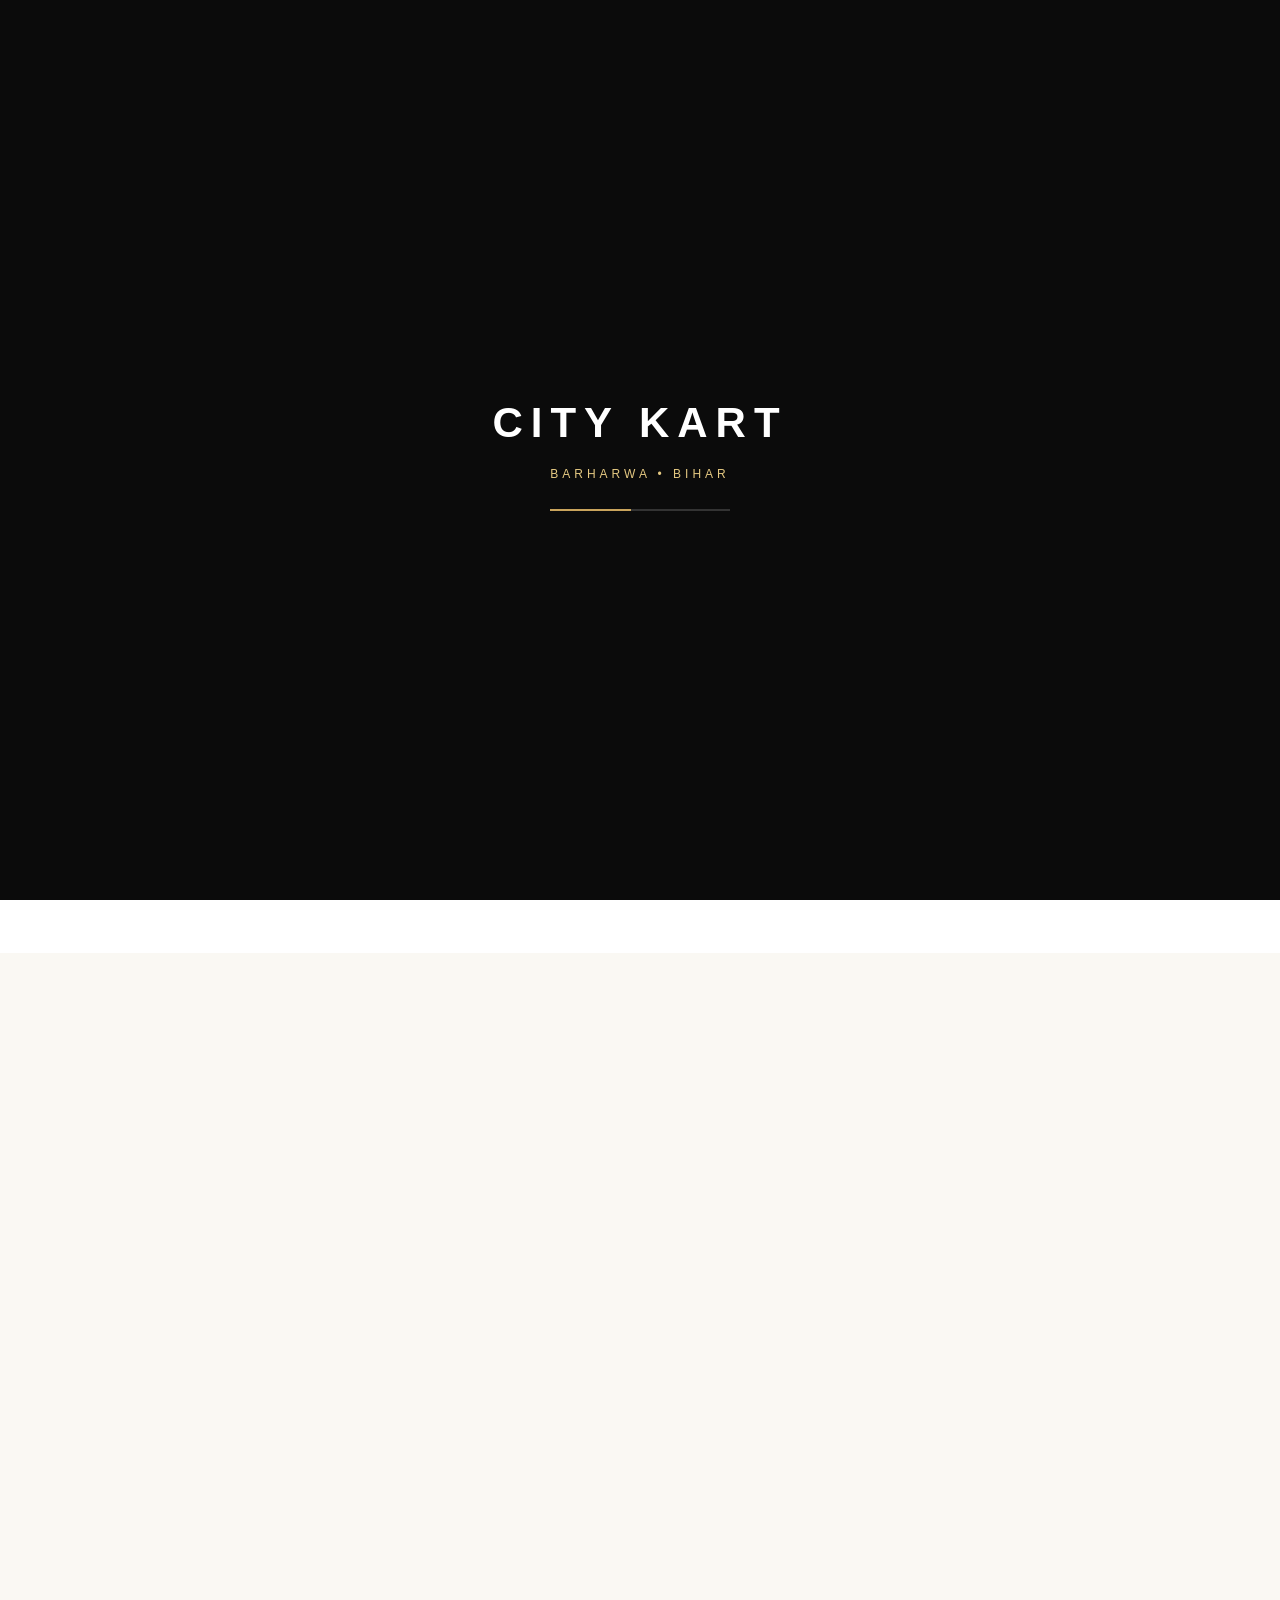
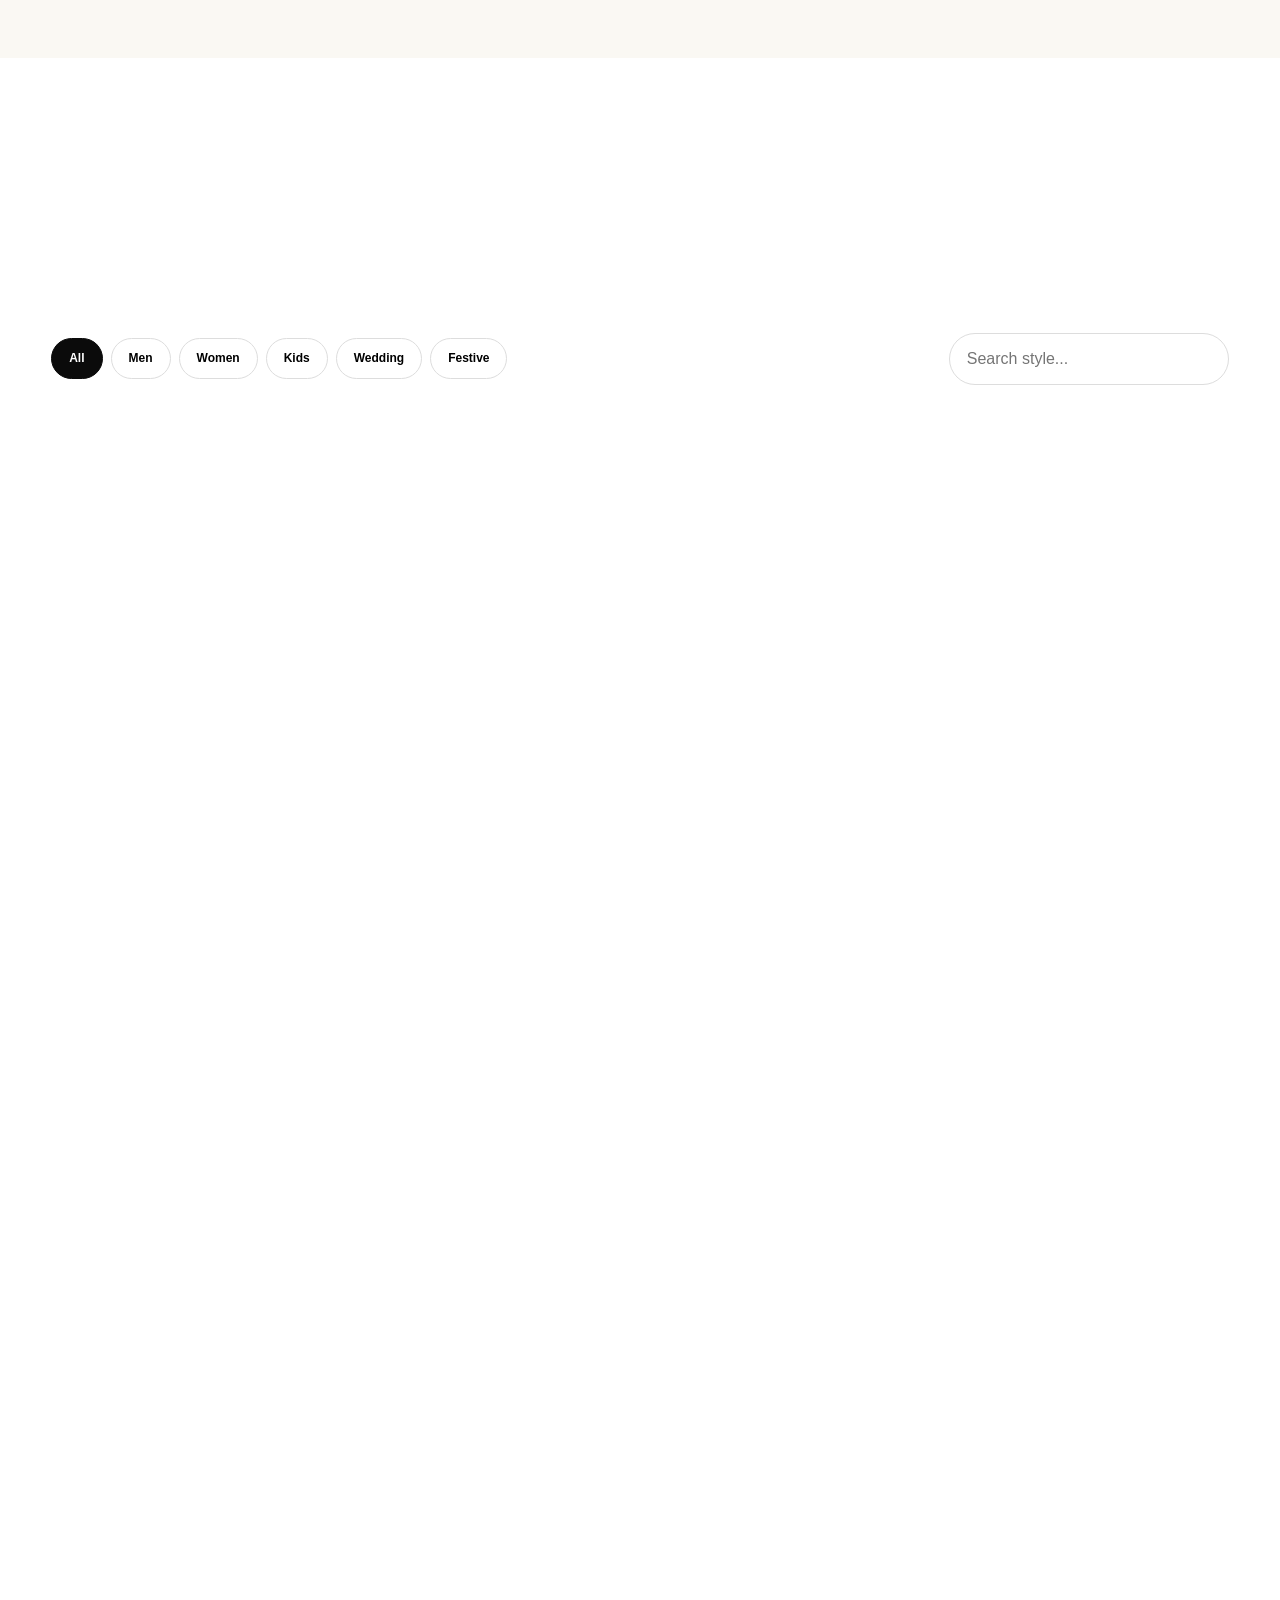
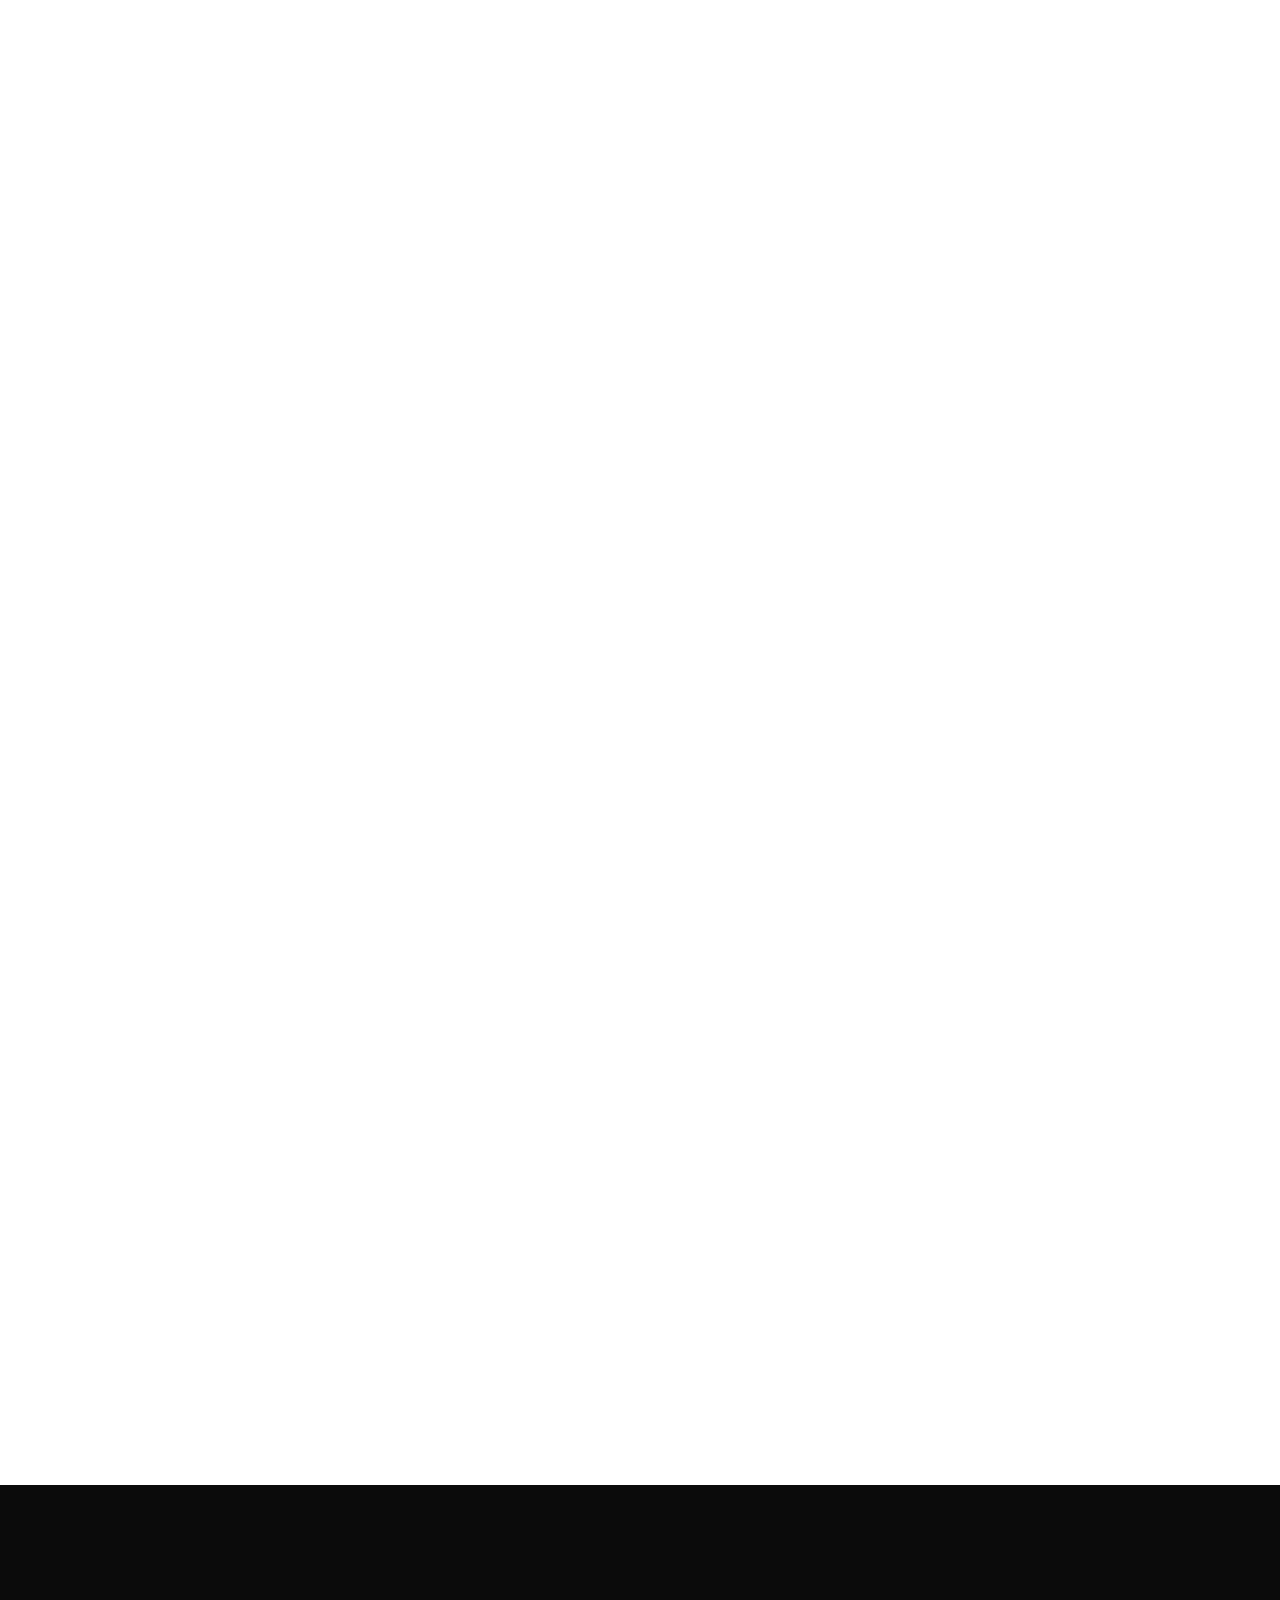
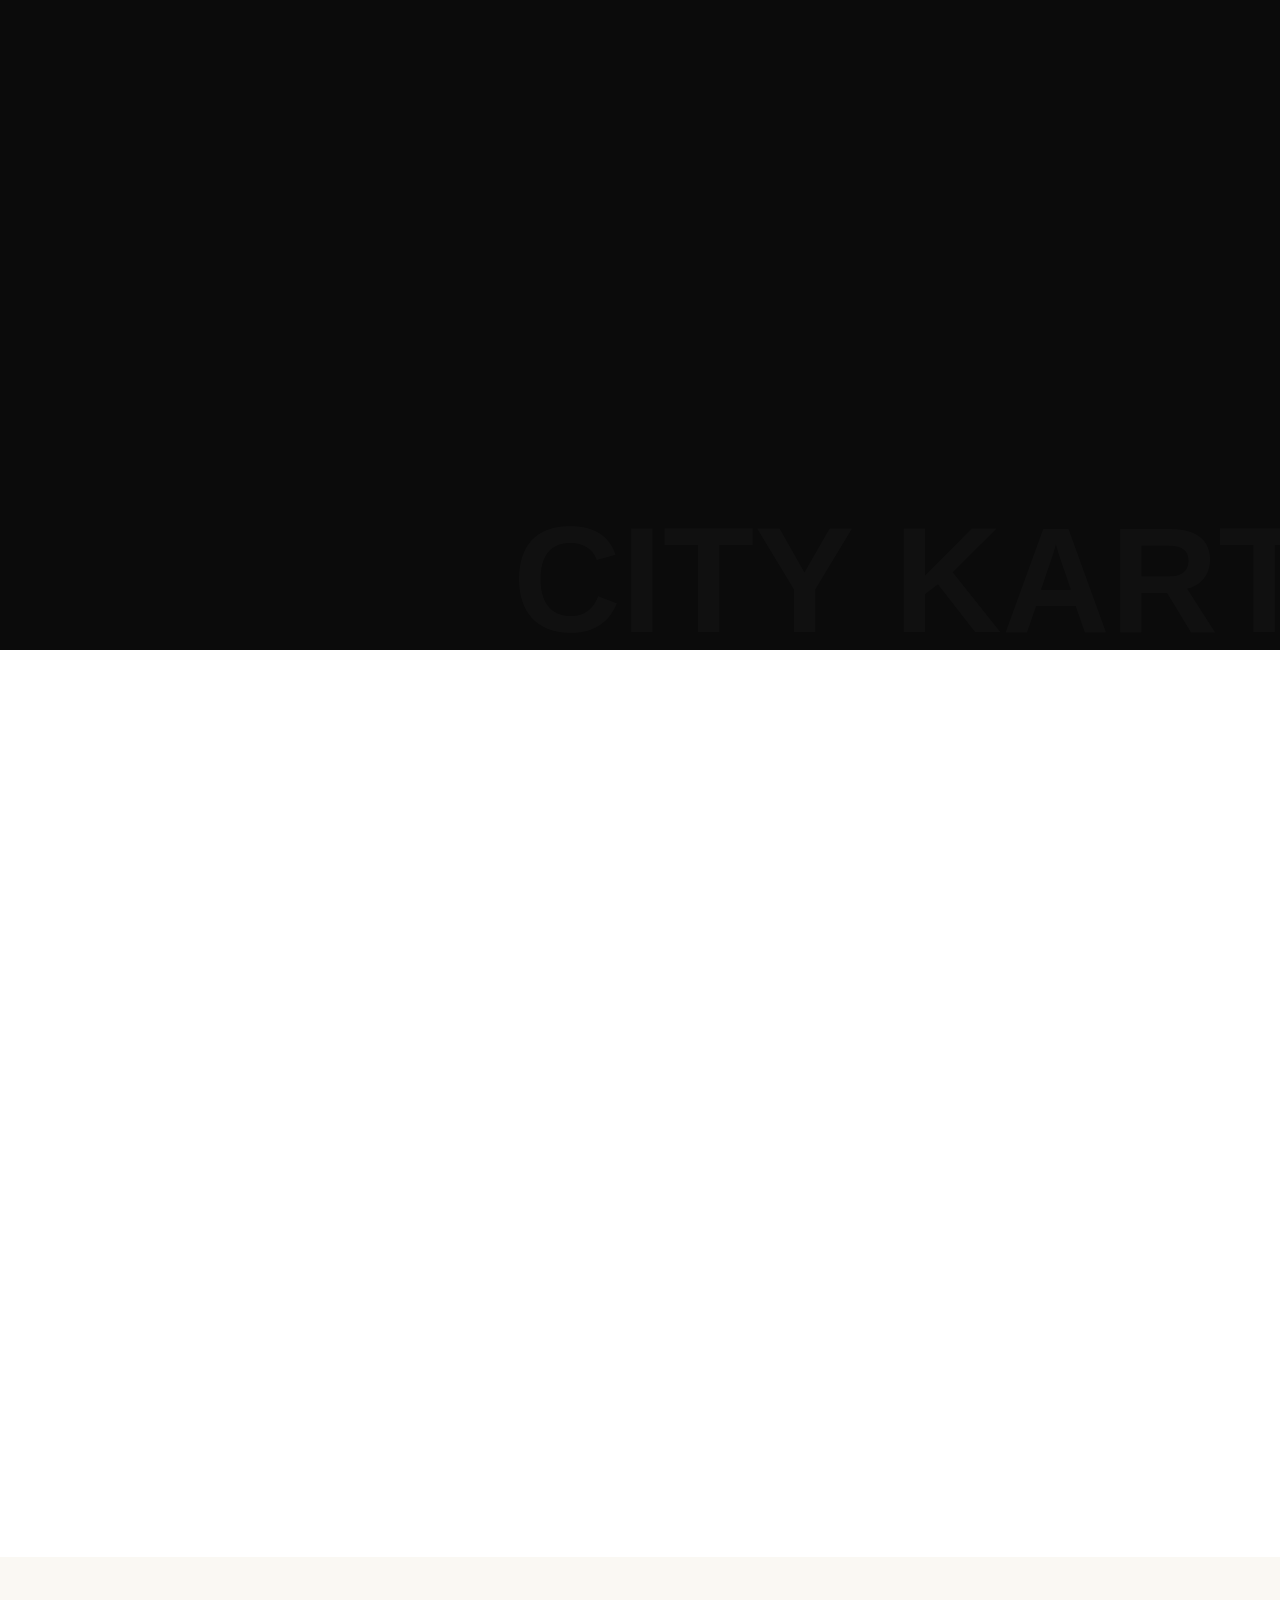
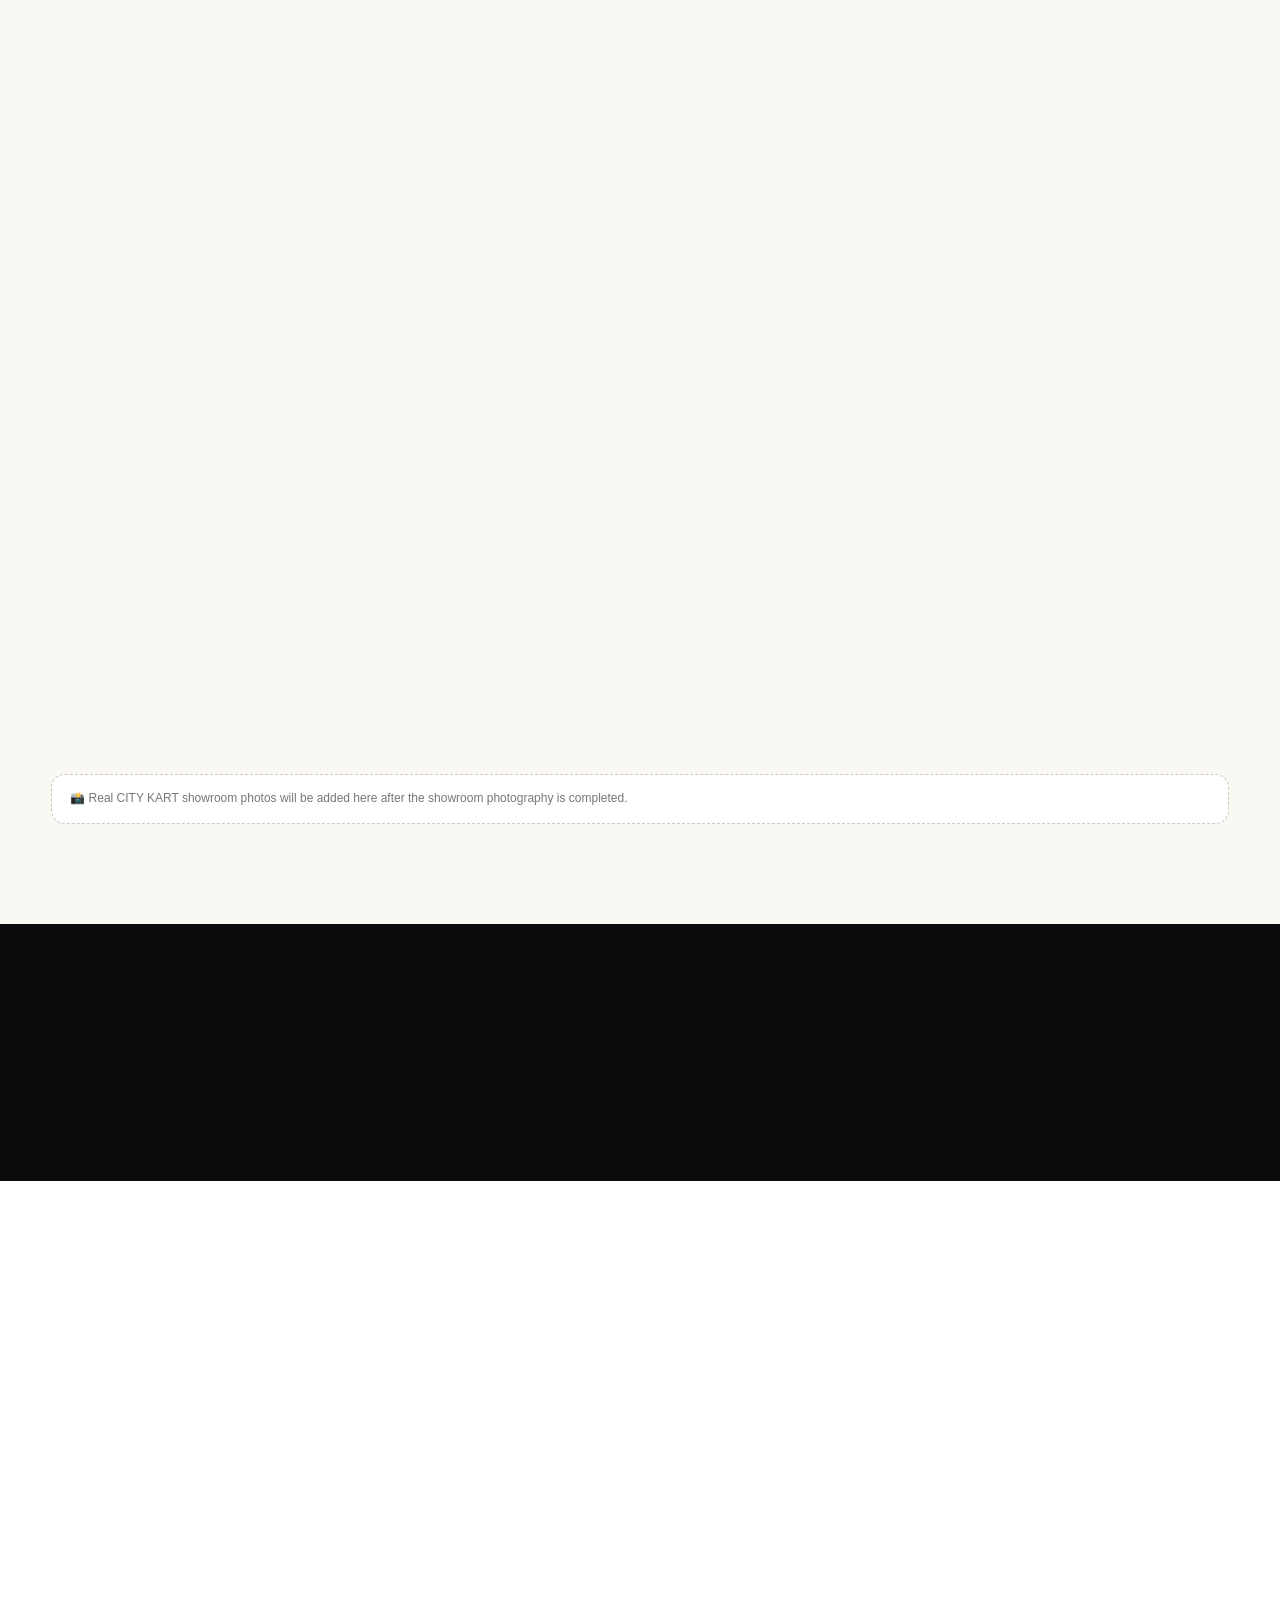
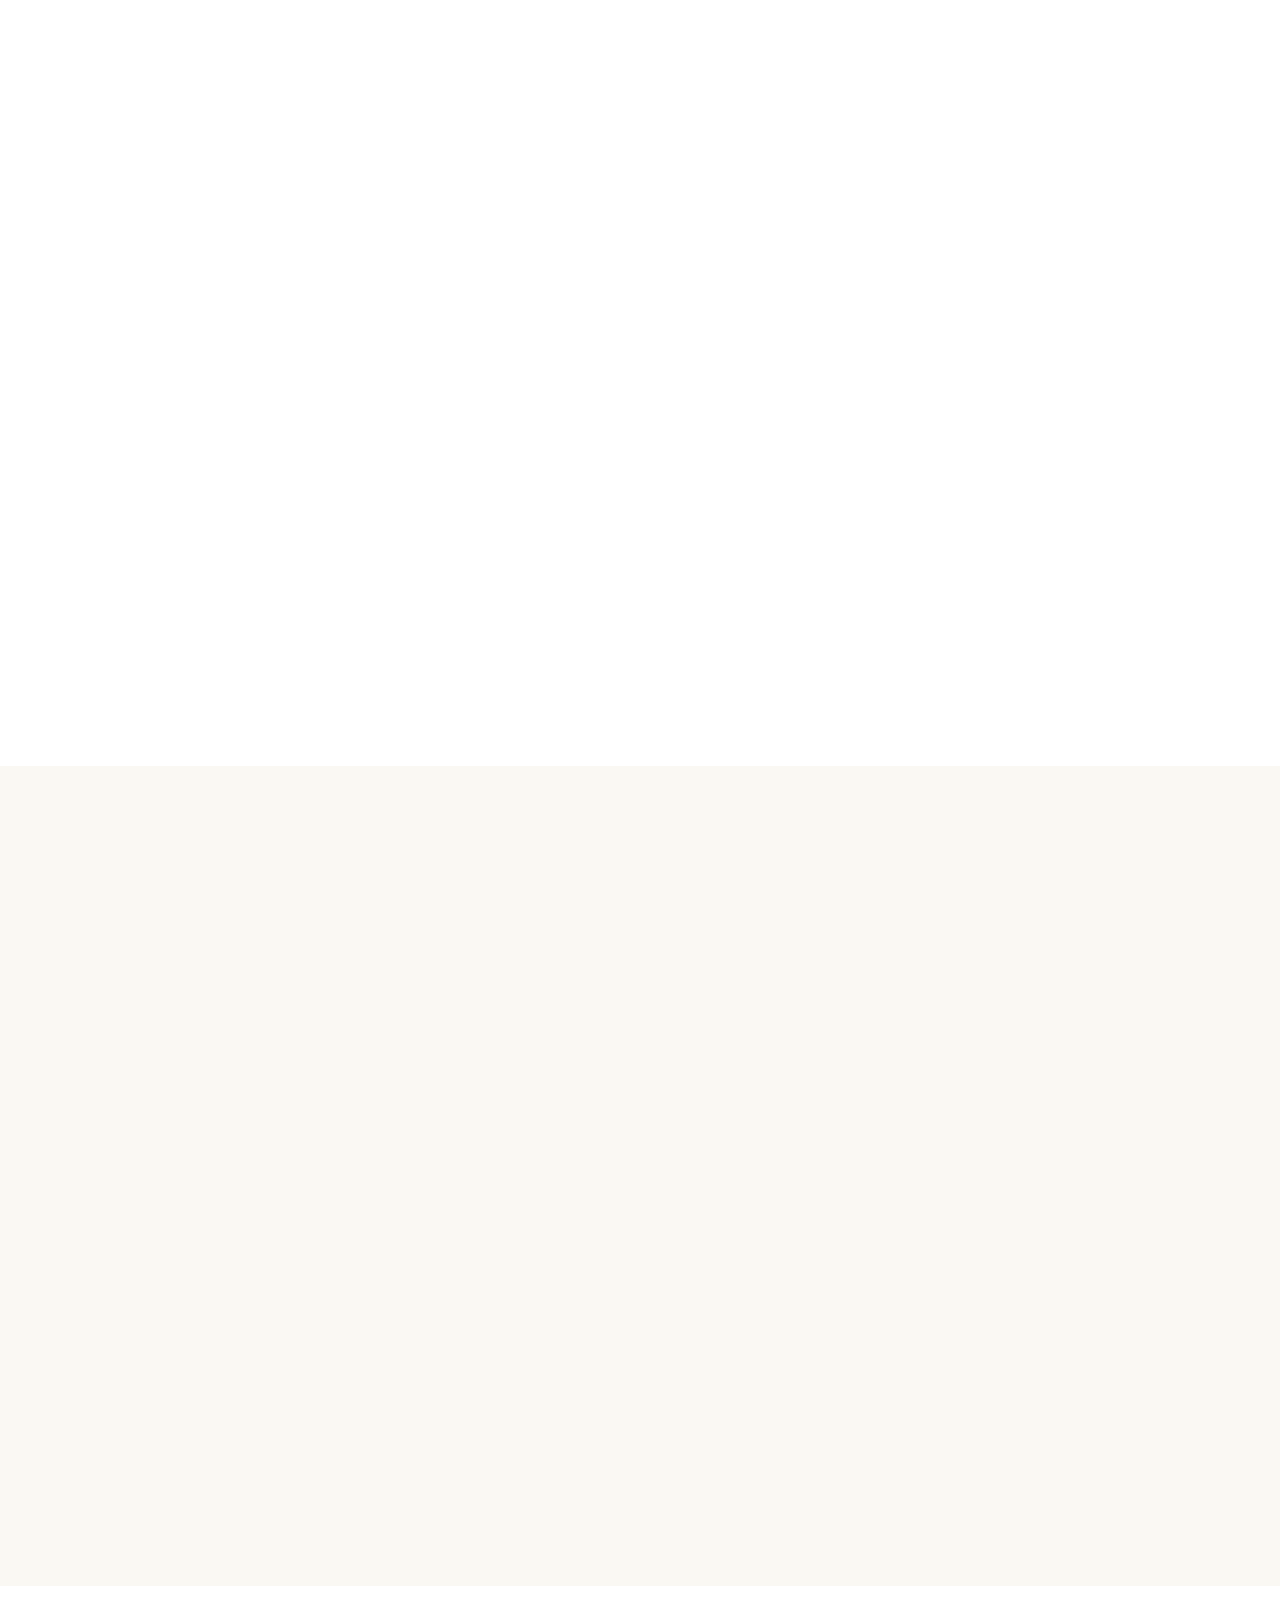
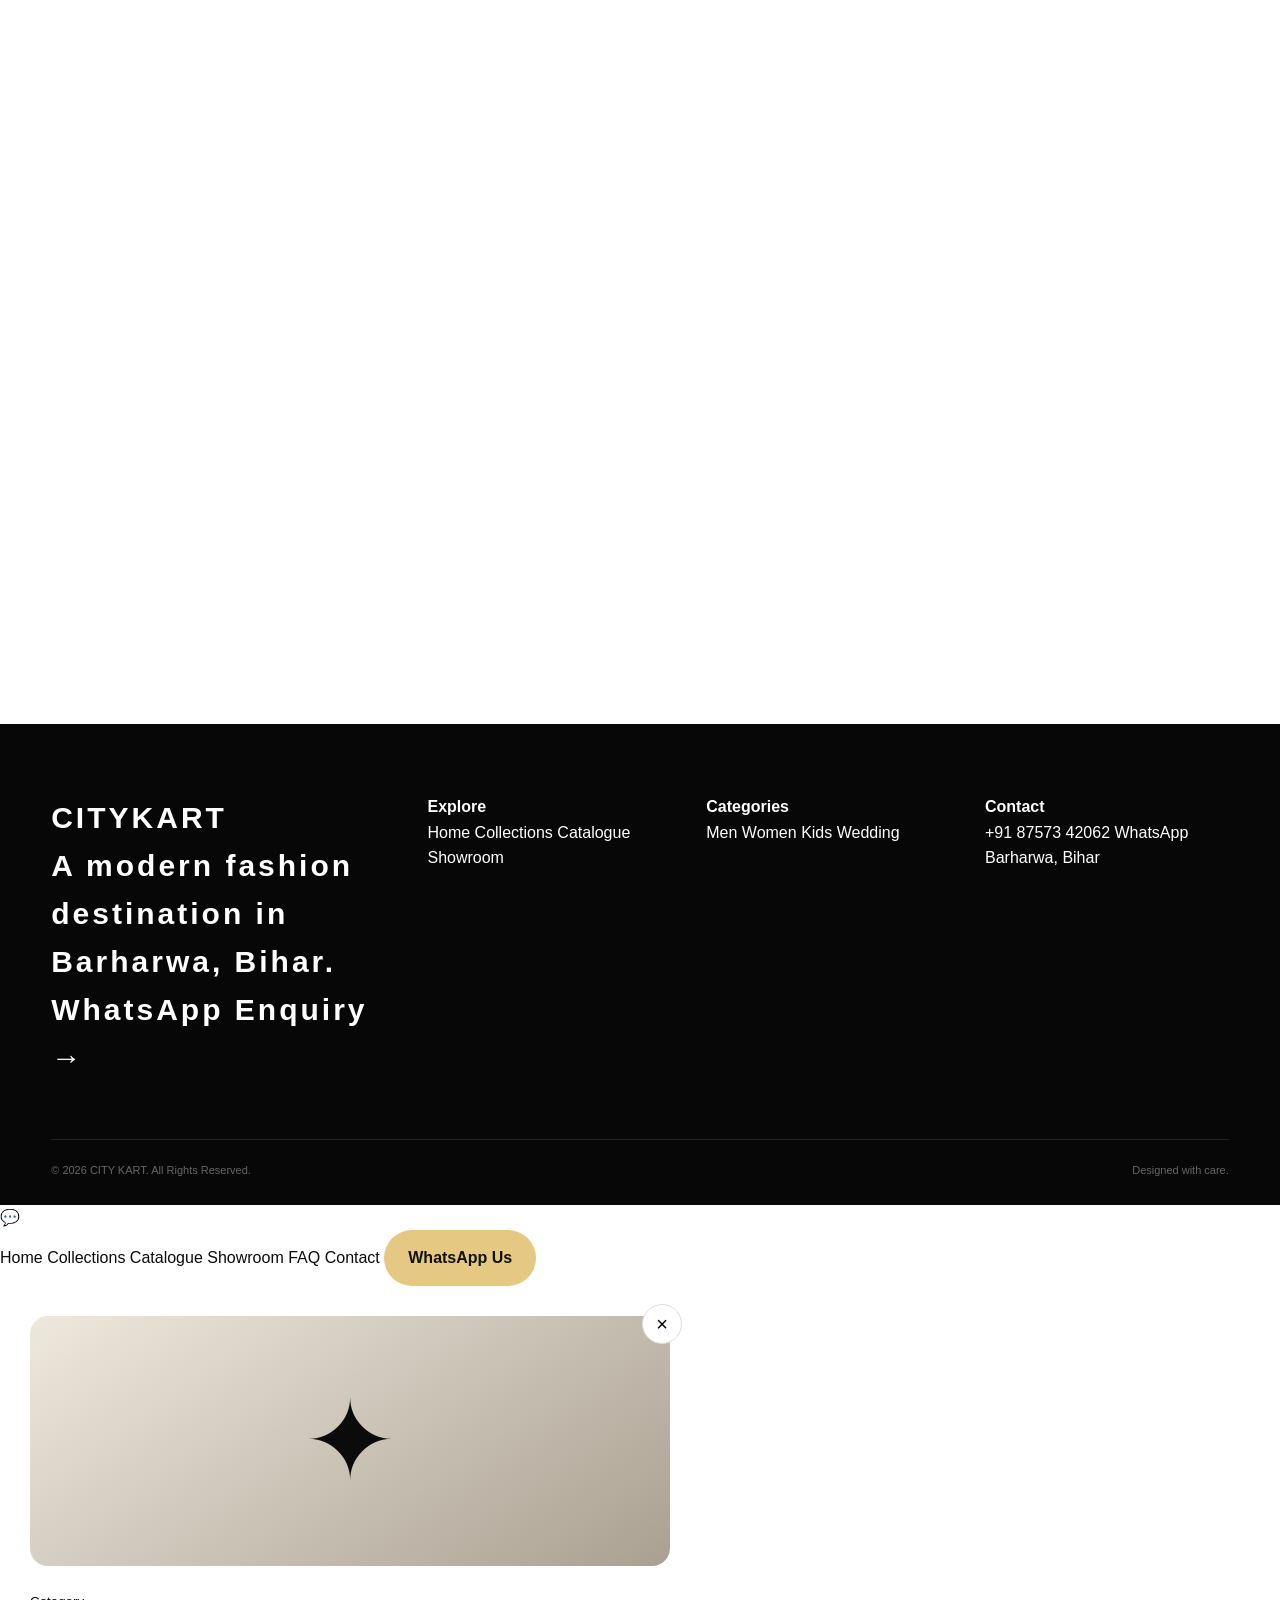
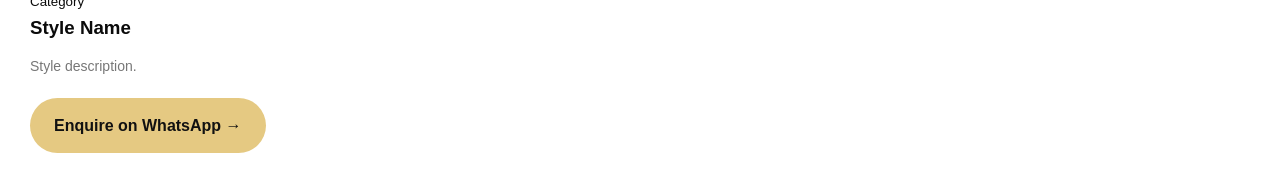
<file: citycart.html>
<!DOCTYPE html>
<html lang="en">
<head>
  <meta charset="UTF-8">

  <meta name="viewport"
        content="width=device-width, initial-scale=1.0">

  <meta name="theme-color" content="#111111">

  <meta name="description"
        content="CITY KART Barharwa — Fashion, ethnic wear, wedding collection, festive collection, men's, women's and kids' fashion.">

  <title>CITY KART | Barharwa</title>

  <style>
    /* =========================================================
       CITY KART — GRAND MASTER WEBSITE
       All CSS is inside this file.
       ========================================================= */

    :root{
      --black:#0b0b0b;
      --black2:#141414;
      --dark:#1d1d1d;
      --gold:#c9a45c;
      --gold2:#e5c982;
      --cream:#f7f2e8;
      --white:#ffffff;
      --muted:#777;
      --line:#e7e2d8;
      --soft:#faf8f3;
      --success:#25d366;
      --shadow:0 20px 60px rgba(0,0,0,.12);
      --radius:22px;
      --max:1280px;
    }

    *{
      margin:0;
      padding:0;
      box-sizing:border-box;
    }

    html{
      scroll-behavior:smooth;
    }

    body{
      font-family:Arial, Helvetica, sans-serif;
      background:var(--white);
      color:var(--black);
      line-height:1.6;
      overflow-x:hidden;
    }

    img{
      max-width:100%;
      display:block;
    }

    a{
      color:inherit;
      text-decoration:none;
    }

    button,
    input,
    textarea,
    select{
      font:inherit;
    }

    button{
      cursor:pointer;
    }

    .container{
      width:min(92%,var(--max));
      margin:auto;
    }

    /* =========================================================
       PRELOADER
       ========================================================= */

    #loader{
      position:fixed;
      inset:0;
      background:var(--black);
      z-index:99999;
      display:flex;
      align-items:center;
      justify-content:center;
      transition:.6s ease;
    }

    .loader-box{
      text-align:center;
      color:white;
    }

    .loader-logo{
      font-size:42px;
      letter-spacing:8px;
      font-weight:900;
    }

    .loader-sub{
      color:var(--gold2);
      letter-spacing:4px;
      margin-top:8px;
      font-size:12px;
    }

    .loader-line{
      width:180px;
      height:2px;
      background:#333;
      margin:25px auto 0;
      overflow:hidden;
    }

    .loader-line span{
      display:block;
      height:100%;
      width:45%;
      background:var(--gold);
      animation:loading 1.2s infinite ease-in-out;
    }

    @keyframes loading{
      0%{transform:translateX(-180px)}
      100%{transform:translateX(220px)}
    }

    /* =========================================================
       TOP BAR
       ========================================================= */

    .topbar{
      background:var(--black);
      color:white;
      min-height:38px;
      display:flex;
      align-items:center;
      font-size:12px;
      letter-spacing:.5px;
    }

    .topbar-inner{
      display:flex;
      justify-content:space-between;
      align-items:center;
      gap:20px;
    }

    .topbar-left,
    .topbar-right{
      display:flex;
      gap:20px;
      align-items:center;
    }

    .gold{
      color:var(--gold2);
    }

    /* =========================================================
       HEADER
       ========================================================= */

    header{
      position:sticky;
      top:0;
      z-index:5000;
      background:rgba(255,255,255,.96);
      backdrop-filter:blur(15px);
      border-bottom:1px solid rgba(0,0,0,.08);
    }

    .nav{
      min-height:78px;
      display:flex;
      align-items:center;
      justify-content:space-between;
      gap:30px;
    }

    .brand{
      display:flex;
      align-items:center;
      gap:12px;
      min-width:max-content;
    }

    .brand-mark{
      width:46px;
      height:46px;
      background:var(--black);
      color:var(--gold2);
      display:grid;
      place-items:center;
      font-weight:900;
      border-radius:12px;
      letter-spacing:-1px;
    }

    .brand-name{
      font-size:23px;
      font-weight:900;
      letter-spacing:2px;
    }

    .brand-place{
      display:block;
      color:#888;
      font-size:10px;
      letter-spacing:3px;
      margin-top:-2px;
    }

    .nav-links{
      display:flex;
      align-items:center;
      gap:26px;
      list-style:none;
    }

    .nav-links a{
      font-size:13px;
      font-weight:700;
      position:relative;
      padding:10px 0;
    }

    .nav-links a::after{
      content:"";
      position:absolute;
      left:0;
      bottom:2px;
      width:0;
      height:2px;
      background:var(--gold);
      transition:.3s;
    }

    .nav-links a:hover::after{
      width:100%;
    }

    .nav-actions{
      display:flex;
      gap:9px;
      align-items:center;
    }

    .icon-btn{
      width:43px;
      height:43px;
      border:1px solid #ddd;
      background:white;
      border-radius:50%;
      display:grid;
      place-items:center;
      transition:.3s;
      font-size:17px;
    }

    .icon-btn:hover{
      background:var(--black);
      color:white;
      border-color:var(--black);
      transform:translateY(-2px);
    }

    .menu-btn{
      display:none;
    }

    /* =========================================================
       HERO
       ========================================================= */

    .hero{
      min-height:720px;
      background:
        radial-gradient(circle at 80% 25%,rgba(201,164,92,.28),transparent 25%),
        linear-gradient(115deg,#090909 0%,#151515 52%,#27221a 100%);
      color:white;
      position:relative;
      overflow:hidden;
      display:flex;
      align-items:center;
    }

    .hero::before{
      content:"";
      position:absolute;
      inset:0;
      background:
        linear-gradient(90deg,rgba(0,0,0,.75),rgba(0,0,0,.18)),
        repeating-linear-gradient(
          45deg,
          transparent 0,
          transparent 18px,
          rgba(255,255,255,.015) 19px,
          transparent 20px
        );
    }

    .hero-content{
      position:relative;
      z-index:2;
      padding:90px 0;
      max-width:760px;
    }

    .eyebrow{
      display:inline-flex;
      align-items:center;
      gap:10px;
      color:var(--gold2);
      letter-spacing:5px;
      font-size:12px;
      font-weight:800;
      text-transform:uppercase;
      margin-bottom:20px;
    }

    .eyebrow::before{
      content:"";
      width:35px;
      height:1px;
      background:var(--gold2);
    }

    .hero h1{
      font-size:clamp(52px,8vw,110px);
      line-height:.88;
      letter-spacing:-5px;
      margin-bottom:25px;
      font-weight:950;
    }

    .hero h1 span{
      color:var(--gold2);
    }

    .hero p{
      max-width:650px;
      color:#ddd;
      font-size:18px;
      margin-bottom:32px;
    }

    .hero-buttons{
      display:flex;
      gap:14px;
      flex-wrap:wrap;
    }

    .btn{
      border:0;
      padding:15px 24px;
      border-radius:999px;
      font-weight:800;
      display:inline-flex;
      justify-content:center;
      align-items:center;
      gap:9px;
      transition:.3s;
    }

    .btn-gold{
      background:var(--gold2);
      color:#111;
    }

    .btn-gold:hover{
      transform:translateY(-3px);
      box-shadow:0 15px 30px rgba(201,164,92,.2);
    }

    .btn-outline{
      background:transparent;
      color:white;
      border:1px solid rgba(255,255,255,.35);
    }

    .btn-outline:hover{
      background:white;
      color:#111;
    }

    .hero-badge{
      position:absolute;
      right:7%;
      bottom:12%;
      width:180px;
      height:180px;
      border:1px solid rgba(229,201,130,.55);
      border-radius:50%;
      display:grid;
      place-items:center;
      text-align:center;
      transform:rotate(-10deg);
      color:var(--gold2);
      font-size:12px;
      letter-spacing:3px;
      line-height:1.5;
    }

    .hero-badge strong{
      display:block;
      font-size:25px;
      color:white;
      letter-spacing:1px;
    }

    /* =========================================================
       QUICK FEATURES
       ========================================================= */

    .feature-strip{
      background:white;
      box-shadow:0 10px 40px rgba(0,0,0,.07);
      position:relative;
      z-index:4;
      margin-top:-45px;
      border-radius:24px;
    }

    .features{
      display:grid;
      grid-template-columns:repeat(4,1fr);
    }

    .feature{
      padding:28px 22px;
      display:flex;
      gap:14px;
      align-items:flex-start;
      border-right:1px solid #eee;
    }

    .feature:last-child{
      border-right:0;
    }

    .feature-icon{
      font-size:27px;
    }

    .feature h3{
      font-size:14px;
      margin-bottom:4px;
    }

    .feature p{
      color:#777;
      font-size:12px;
    }

    /* =========================================================
       SECTION HEADINGS
       ========================================================= */

    section{
      padding:100px 0;
    }

    .section-head{
      display:flex;
      justify-content:space-between;
      align-items:end;
      gap:25px;
      margin-bottom:45px;
    }

    .section-kicker{
      color:#a6813f;
      text-transform:uppercase;
      letter-spacing:4px;
      font-size:11px;
      font-weight:900;
      margin-bottom:10px;
    }

    .section-title{
      font-size:clamp(32px,4vw,54px);
      line-height:1;
      letter-spacing:-2px;
    }

    .section-description{
      color:#777;
      max-width:530px;
      font-size:15px;
    }

    /* =========================================================
       COLLECTIONS
       ========================================================= */

    .collections{
      background:var(--soft);
    }

    .collection-grid{
      display:grid;
      grid-template-columns:repeat(4,1fr);
      gap:18px;
    }

    .collection-card{
      min-height:330px;
      border-radius:22px;
      overflow:hidden;
      position:relative;
      background:
        linear-gradient(145deg,#222,#777);
      isolation:isolate;
      transition:.45s;
    }

    .collection-card:nth-child(2){
      background:linear-gradient(145deg,#5c4530,#c5a87b);
    }

    .collection-card:nth-child(3){
      background:linear-gradient(145deg,#292b31,#7c8089);
    }

    .collection-card:nth-child(4){
      background:linear-gradient(145deg,#332016,#b68148);
    }

    .collection-card::before{
      content:"";
      position:absolute;
      inset:0;
      background:
        radial-gradient(circle at 70% 25%,rgba(255,255,255,.25),transparent 22%),
        linear-gradient(to top,rgba(0,0,0,.82),transparent 65%);
      z-index:-1;
    }

    .collection-card:hover{
      transform:translateY(-8px);
      box-shadow:var(--shadow);
    }

    .collection-number{
      position:absolute;
      right:20px;
      top:15px;
      color:rgba(255,255,255,.35);
      font-size:45px;
      font-weight:900;
    }

    .collection-content{
      position:absolute;
      left:24px;
      right:24px;
      bottom:25px;
      color:white;
    }

    .collection-content small{
      color:var(--gold2);
      text-transform:uppercase;
      letter-spacing:3px;
    }

    .collection-content h3{
      font-size:29px;
      margin:5px 0;
    }

    .collection-link{
      font-size:12px;
      color:#ddd;
    }

    /* =========================================================
       CATALOGUE
       ========================================================= */

    .catalogue{
      background:white;
    }

    .catalogue-toolbar{
      display:flex;
      justify-content:space-between;
      align-items:center;
      gap:15px;
      margin-bottom:28px;
      flex-wrap:wrap;
    }

    .filters{
      display:flex;
      gap:8px;
      flex-wrap:wrap;
    }

    .filter-btn{
      border:1px solid #ddd;
      background:white;
      padding:10px 17px;
      border-radius:999px;
      font-size:12px;
      font-weight:700;
      transition:.3s;
    }

    .filter-btn:hover,
    .filter-btn.active{
      background:var(--black);
      color:white;
      border-color:var(--black);
    }

    .search-box{
      width:min(100%,280px);
      position:relative;
    }

    .search-box input{
      width:100%;
      border:1px solid #ddd;
      padding:12px 17px;
      border-radius:999px;
      outline:0;
    }

    .search-box input:focus{
      border-color:var(--gold);
    }

    .products-grid{
      display:grid;
      grid-template-columns:repeat(4,1fr);
      gap:20px;
    }

    .product-card{
      border:1px solid #eee;
      border-radius:20px;
      overflow:hidden;
      background:white;
      transition:.35s;
    }

    .product-card:hover{
      transform:translateY(-6px);
      box-shadow:var(--shadow);
    }

    .product-visual{
      height:280px;
      position:relative;
      overflow:hidden;
      display:flex;
      align-items:flex-end;
      justify-content:center;
      background:
        radial-gradient(circle at 50% 25%,rgba(255,255,255,.45),transparent 25%),
        linear-gradient(145deg,#ece7dd,#b5aa99);
    }

    .product-card:nth-child(3n) .product-visual{
      background:linear-gradient(145deg,#ddd8d0,#89847c);
    }

    .product-card:nth-child(4n) .product-visual{
      background:linear-gradient(145deg,#d5c0a3,#705c45);
    }

    .product-card:nth-child(5n) .product-visual{
      background:linear-gradient(145deg,#202020,#5d5d5d);
    }

    .product-symbol{
      font-size:105px;
      filter:drop-shadow(0 18px 12px rgba(0,0,0,.15));
      margin-bottom:20px;
      transition:.4s;
    }

    .product-card:hover .product-symbol{
      transform:scale(1.08) translateY(-6px);
    }

    .product-tag{
      position:absolute;
      top:14px;
      left:14px;
      background:var(--black);
      color:white;
      padding:6px 10px;
      border-radius:999px;
      font-size:9px;
      font-weight:900;
      letter-spacing:1px;
    }

    .product-info{
      padding:18px;
    }

    .product-category{
      color:#9c7b43;
      font-size:10px;
      letter-spacing:2px;
      text-transform:uppercase;
      font-weight:900;
    }

    .product-info h3{
      font-size:18px;
      margin:5px 0;
    }

    .product-info p{
      color:#777;
      font-size:12px;
      min-height:38px;
    }

    .product-bottom{
      display:flex;
      justify-content:space-between;
      align-items:center;
      margin-top:15px;
    }

    .enquire-btn{
      border:0;
      background:var(--black);
      color:white;
      border-radius:999px;
      padding:9px 13px;
      font-size:11px;
      font-weight:800;
    }

    .details-btn{
      background:transparent;
      border:0;
      color:#777;
      font-size:11px;
      font-weight:800;
    }

    .no-products{
      grid-column:1/-1;
      text-align:center;
      padding:50px;
      color:#777;
      display:none;
    }

    /* =========================================================
       FEATURED DARK SECTION
       ========================================================= */

    .dark-section{
      background:var(--black);
      color:white;
      position:relative;
      overflow:hidden;
    }

    .dark-section::after{
      content:"CITY KART";
      position:absolute;
      right:-30px;
      bottom:-50px;
      font-size:150px;
      font-weight:900;
      color:rgba(255,255,255,.025);
      pointer-events:none;
    }

    .dark-section .section-description{
      color:#aaa;
    }

    .feature-grid{
      display:grid;
      grid-template-columns:1.4fr 1fr 1fr;
      gap:18px;
    }

    .feature-panel{
      min-height:390px;
      border-radius:24px;
      overflow:hidden;
      position:relative;
      background:linear-gradient(145deg,#1f1f1f,#4d4030);
      padding:30px;
      display:flex;
      flex-direction:column;
      justify-content:flex-end;
      transition:.4s;
    }

    .feature-panel:nth-child(2){
      background:linear-gradient(145deg,#272727,#75624b);
    }

    .feature-panel:nth-child(3){
      background:linear-gradient(145deg,#171717,#464646);
    }

    .feature-panel:hover{
      transform:translateY(-7px);
    }

    .feature-panel span{
      color:var(--gold2);
      font-size:11px;
      letter-spacing:3px;
      font-weight:800;
    }

    .feature-panel h3{
      font-size:34px;
      line-height:1;
      margin:8px 0;
    }

    .feature-panel p{
      color:#ddd;
      font-size:13px;
      max-width:360px;
    }

    /* =========================================================
       WHY CITY KART
       ========================================================= */

    .why-grid{
      display:grid;
      grid-template-columns:repeat(3,1fr);
      gap:20px;
    }

    .why-card{
      border:1px solid var(--line);
      padding:30px;
      border-radius:22px;
      transition:.3s;
    }

    .why-card:hover{
      border-color:var(--gold);
      transform:translateY(-5px);
    }

    .why-number{
      font-size:13px;
      color:var(--gold);
      font-weight:900;
    }

    .why-icon{
      font-size:35px;
      margin:18px 0;
    }

    .why-card h3{
      font-size:20px;
      margin-bottom:8px;
    }

    .why-card p{
      color:#777;
      font-size:13px;
    }

    /* =========================================================
       SHOWROOM
       ========================================================= */

    .showroom{
      background:var(--soft);
    }

    .showroom-grid{
      display:grid;
      grid-template-columns:1.1fr .9fr;
      gap:30px;
      align-items:stretch;
    }

    .showroom-main{
      min-height:520px;
      border-radius:28px;
      overflow:hidden;
      background:
        linear-gradient(to top,rgba(0,0,0,.75),transparent 55%),
        linear-gradient(145deg,#2b2b2b,#b69b70);
      position:relative;
      display:flex;
      align-items:flex-end;
      padding:35px;
      color:white;
    }

    .showroom-main h3{
      font-size:42px;
      line-height:1;
      max-width:500px;
    }

    .showroom-side{
      display:grid;
      grid-template-rows:1fr 1fr;
      gap:20px;
    }

    .showroom-small{
      border-radius:24px;
      padding:30px;
      color:white;
      min-height:240px;
      display:flex;
      flex-direction:column;
      justify-content:flex-end;
      background:
        linear-gradient(to top,rgba(0,0,0,.7),transparent),
        linear-gradient(145deg,#6b5a47,#d5c1a0);
    }

    .showroom-small:nth-child(2){
      background:
        linear-gradient(to top,rgba(0,0,0,.75),transparent),
        linear-gradient(145deg,#252525,#777);
    }

    .showroom-small h3{
      font-size:25px;
    }

    .photo-note{
      margin-top:22px;
      padding:14px 18px;
      border:1px dashed #cfc8bb;
      border-radius:14px;
      color:#777;
      font-size:12px;
      background:white;
    }

    /* =========================================================
       STATS
       ========================================================= */

    .stats{
      background:var(--black);
      color:white;
      padding:65px 0;
    }

    .stats-grid{
      display:grid;
      grid-template-columns:repeat(4,1fr);
      gap:20px;
    }

    .stat{
      text-align:center;
      padding:15px;
      border-right:1px solid #333;
    }

    .stat:last-child{
      border-right:0;
    }

    .stat strong{
      font-size:45px;
      display:block;
      color:var(--gold2);
    }

    .stat span{
      color:#aaa;
      font-size:12px;
      letter-spacing:1px;
    }

    /* =========================================================
       SERVICES
       ========================================================= */

    .service-grid{
      display:grid;
      grid-template-columns:repeat(4,1fr);
      gap:18px;
    }

    
    .service-card{
      padding:28px;
      background:var(--soft);
      border-radius:20px;
      transition:.3s;
    }

    padding:28px;
      background:var(--soft);
      border-radius:20px;
      transition:.3s;
    }

    .service-card:hover{
      transform:translateY(-5px);
      box-shadow:var(--shadow);
    }

    .service-icon{
      width:55px;
      height:55px;
      border-radius:16px;
      background:var(--black);
      color:var(--gold2);
      display:grid;
      place-items:center;
      font-size:25px;
      margin-bottom:20px;
    }

    .service-card h3{
      font-size:18px;
      margin-bottom:8px;
    }

    .service-card p{
      color:#777;
      font-size:13px;
    }

    /* =========================================================
       REVIEWS
       ========================================================= */

    .reviews{
      background:white;
    }

    .review-grid{
      display:grid;
      grid-template-columns:repeat(3,1fr);
      gap:20px;
    }

    .review-card{
      border:1px solid var(--line);
      border-radius:22px;
      padding:28px;
    }

    .stars{
      color:#c9a45c;
      letter-spacing:3px;
      margin-bottom:15px;
    }

    .review-card p{
      color:#555;
      font-size:14px;
      margin-bottom:20px;
    }

    .review-name{
      font-weight:900;
      font-size:13px;
    }

    .review-note{
      color:#999;
      font-size:10px;
      margin-top:4px;
    }

    /* =========================================================
       FAQ
       ========================================================= */

    .faq{
      background:var(--soft);
    }

    .faq-wrap{
      max-width:900px;
      margin:auto;
    }

    .faq-item{
      background:white;
      border:1px solid var(--line);
      border-radius:16px;
      margin-bottom:12px;
      overflow:hidden;
    }

    .faq-question{
      width:100%;
      border:0;
      background:white;
      padding:20px 22px;
      display:flex;
      justify-content:space-between;
      align-items:center;
      text-align:left;
      font-weight:800;
      font-size:14px;
    }

    .faq-question span{
      font-size:22px;
      transition:.3s;
    }

    .faq-answer{
      max-height:0;
      overflow:hidden;
      transition:.35s ease;
    }

    .faq-answer p{
      padding:0 22px 20px;
      color:#777;
      font-size:13px;
    }

    .faq-item.open .faq-answer{
      max-height:200px;
    }

    .faq-item.open .faq-question span{
      transform:rotate(45deg);
    }

    /* =========================================================
       LOCATION + CONTACT
       ========================================================= */

    .contact{
      background:white;
    }

    .contact-grid{
      display:grid;
      grid-template-columns:.9fr 1.1fr;
      gap:30px;
    }

    .contact-card{
      background:var(--black);
      color:white;
      border-radius:28px;
      padding:40px;
      min-height:100%;
    }

    .contact-card .section-kicker{
      color:var(--gold2);
    }

    .contact-card h3{
      font-size:38px;
      line-height:1.05;
      margin-bottom:18px;
    }

    .contact-card > p{
      color:#aaa;
      font-size:14px;
      margin-bottom:30px;
    }

    .contact-list{
      display:grid;
      gap:18px;
    }

    .contact-row{
      display:flex;
      gap:14px;
      align-items:flex-start;
    }

    .contact-row-icon{
      width:42px;
      height:42px;
      border-radius:12px;
      background:#242424;
      display:grid;
      place-items:center;
      flex:none;
    }

    .contact-row small{
      display:block;
      color:#888;
      font-size:10px;
      text-transform:uppercase;
      letter-spacing:2px;
      margin-bottom:3px;
    }

    .contact-row strong{
      font-size:14px;
    }

    .contact-actions{
      display:flex;
      gap:10px;
      flex-wrap:wrap;
      margin-top:30px;
    }

    .form-card{
      border:1px solid var(--line);
      border-radius:28px;
      padding:40px;
    }

    .form-card h3{
      font-size:30px;
      margin-bottom:8px;
    }

    .form-card > p{
      color:#777;
      font-size:13px;
      margin-bottom:25px;
    }

    .form-grid{
      display:grid;
      grid-template-columns:1fr 1fr;
      gap:16px;
    }

    .field{
      display:flex;
      flex-direction:column;
      gap:7px;
    }

    .field.full{
      grid-column:1/-1;
    }

    .field label{
      font-size:11px;
      font-weight:900;
      letter-spacing:1px;
      text-transform:uppercase;
    }

    .field input,
    .field textarea,
    .field select{
      width:100%;
      border:1px solid #ddd;
      background:#fafafa;
      padding:13px 15px;
      border-radius:12px;
      outline:none;
    }

    .field input:focus,
    .field textarea:focus,
    .field select:focus{
      border-color:var(--gold);
      background:white;
    }

    .field textarea{
      min-height:130px;
      resize:vertical;
    }

    .submit-btn{
      margin-top:18px;
      width:100%;
      border:0;
      background:var(--black);
      color:white;
      padding:15px;
      border-radius:999px;
      font-weight:900;
    }

    .submit-btn:hover{
      background:#222;
    }

    /* =========================================================
       FOOTER
       ========================================================= */

    footer{
      background:#070707;
      color:white;
      padding:70px 0 25px;
    }

    .footer-grid{
      display:grid;
      grid-template-columns:1.4fr 1fr 1fr 1fr;
      gap:35px;
      padding-bottom:45px;
    }

    .footer-brand{
      font-size:30px;
      font-weight:900;
      letter-spacing:3px;
      margin-bottom:12px;
    }

    .footer-col p{
      color:#888;
      font-size:13px;
      max-width:330px;
    }

    .footer-col h4{
      color:var(--gold2);
      font-size:12px;
      letter-spacing:2px;
      text-transform:uppercase;
      margin-bottom:17px;
    }

    .footer-links{
      display:grid;
      gap:10px;
    }

    .footer-links a{
      color:#aaa;
      font-size:13px;
      transition:.2s;
    }

    .footer-links a:hover{
      color:white;
      padding-left:4px;
    }

    .footer-bottom{
      border-top:1px solid #222;
      padding-top:22px;
      display:flex;
      justify-content:space-between;
      gap:15px;
      color:#666;
      font-size:11px;
      flex-wrap:wrap;
    }

    /* =========================================================
       FLOATING WHATSAPP
       ========================================================= */

    .whatsapp-float{
      position:fixed;
      right:20px;
      bottom:22px;
      width:58px;
      height:58px;
      border-radius:50%;
      background:var(--success);
      color:white;
      display:grid;
      place-items:center;
      font-size:27px;
      z-index:7000;
      box-shadow:0 12px 35px rgba(0,0,0,.2);
      transition:.3s;
    }

    .whatsapp-float:hover{
      transform:scale(1.08);
    }

    /* =========================================================
       BACK TO TOP
       ========================================================= */

    .back-top{
      position:fixed;
      right:22px;
      bottom:92px;
      width:42px;
      height:42px;
      border-radius:50%;
      border:1px solid #ddd;
      background:white;
      display:grid;
      place-items:center;
      opacity:0;
      visibility:hidden;
      transition:.3s;
      z-index:6000;
    }

    .back-top.show{
      opacity:1;
      visibility:visible;
    }

    /* =========================================================
       MOBILE NAV
       ========================================================= */

    .mobile-nav{
      display:none;
    }

    /* =========================================================
       MODAL
       ========================================================= */

    .modal{
      position:fixed;
      inset:0;
      background:rgba(0,0,0,.7);
      z-index:99990;
      display:none;
      align-items:center;
      justify-content:center;
      padding:20px;
    }

    .modal.show{
      display:flex;
    }

    .modal-box{
      width:min(700px,100%);
      max-height:90vh;
      overflow:auto;
      background:white;
      border-radius:25px;
      padding:30px;
      position:relative;
    }

    .modal-close{
      position:absolute;
      right:18px;
      top:18px;
      width:40px;
      height:40px;
      border-radius:50%;
      border:1px solid #ddd;
      background:white;
      font-size:20px;
    }

    .modal-visual{
      height:250px;
      border-radius:18px;
      display:grid;
      place-items:center;
      background:linear-gradient(145deg,#eee8dd,#aaa092);
      margin-bottom:22px;
    }

    .modal-symbol{
      font-size:110px;
    }

    .modal-box h2{
      font-size:30px;
      margin-bottom:5px;
    }

    .modal-category{
      color:#9c7b43;
      text-transform:uppercase;
      letter-spacing:2px;
      font-size:10px;
      font-weight:900;
    }

    .modal-box p{
      color:#777;
      margin:12px 0 20px;
      font-size:14px;
    }

    /* =========================================================
       REVEAL ANIMATION
       ========================================================= */

    .reveal{
      opacity:0;
      transform:translateY(25px);
      transition:.8s ease;
    }

    .reveal.visible{
      opacity:1;
      transform:none;
    }

    /* =========================================================
       RESPONSIVE
       ========================================================= */

    @media(max-width:1100px){

      .products-grid{
        grid-template-columns:repeat(3,1fr);
      }

      .collection-grid{
        grid-template-columns:repeat(2,1fr);
      }

      .feature-grid{
        grid-template-columns:1fr 1fr;
      }

      .feature-panel:first-child{
        grid-column:1/-1;
      }

      .service-grid{
        grid-template-columns:repeat(2,1fr);
      }

      .footer-grid{
        grid-template-columns:1.5fr 1fr 1fr;
      }
    }

    @media(max-width:850px){

      .nav-links{
        position:absolute;
        left:0;
        right:0;
        top:78px;
        background:white;
        padding:15px 5%;
        display:none;
        flex-direction:column;
        align-items:flex-start;
        border-bottom:1px solid #ddd;
        box-shadow:0 15px 30px rgba(0,0,0,.08);
      }

      .nav-links.open{
        display:flex;
      }

      .menu-btn{
        display:grid;
      }

      .nav-actions .desktop-only{
        display:none;
      }

      .hero{
        min-height:650px;
      }

      .hero-badge{
        width:130px;
        height:130px;
        right:5%;
        bottom:8%;
      }

      .hero-badge strong{
        font-size:18px;
      }

      .features{
        grid-template-columns:1fr 1fr;
      }

      .feature:nth-child(2){
        border-right:0;
      }

      .feature:nth-child(-n+2){
        border-bottom:1px solid #eee;
      }

      .showroom-grid,
      .contact-grid{
        grid-template-columns:1fr;
      }

      .stats-grid{
        grid-template-columns:1fr 1fr;
      }

      .stat:nth-child(2){
        border-right:0;
      }

      .stat:nth-child(-n+2){
        border-bottom:1px solid #333;
      }

      .review-grid,
      .why-grid{
        grid-template-columns:1fr 1fr;
      }
    }

    @media(max-width:650px){

      section{
        padding:75px 0;
      }

      .topbar{
        display:none;
      }

      .nav{
        min-height:68px;
      }

      .nav-links{
        top:68px;
      }

      .brand-name{
        font-size:19px;
      }

      .brand-mark{
        width:40px;
        height:40px;
      }

      .hero{
        min-height:620px;
      }

      .hero-content{
        padding:70px 0;
      }

      .hero h1{
        font-size:54px;
        letter-spacing:-3px;
      }

      .hero p{
        font-size:15px;
      }

      .hero-badge{
        display:none;
      }

      .feature-strip{
        margin-top:-25px;
      }

      .features{
        grid-template-columns:1fr;
      }

      .feature{
        border-right:0 !important;
        border-bottom:1px solid #eee;
      }

      .feature:last-child{
        border-bottom:0;
      }

      .section-head{
        display:block;
      }

      .section-description{
        margin-top:15px;
      }

      .collection-grid,
      .products-grid,
      .why-grid,
      .review-grid,
      .service-grid{
        grid-template-columns:1fr;
      }

      .products-grid{
        gap:15px;
      }

      .product-visual{
        height:260px;
      }

      .feature-grid{
        grid-template-columns:1fr;
      }

      .feature-panel:first-child{
        grid-column:auto;
      }

      .showroom-main{
        min-height:400px;
      }

      .showroom-main h3{
        font-size:34px;
      }

      .stats-grid{
        grid-template-columns:1fr 1fr;
      }

      .stat{
        border-right:0 !important;
      }

      .form-grid{
        grid-template-columns:1fr;
      }

      .field.full{
        grid-column:auto;
      }

      .contact-card,
      .form-card{
        padding:27px;
      }

      .footer-grid{
        grid-template-columns:1fr 1fr;
      }

      .footer-grid > :first-child{
        grid-column:1/-1;
      }

      .mobile-nav{
        position:fixed;
        left:10px;
        right:10px;
        bottom:10px;
        z-index:8000;
        background:rgba(15,15,15,.96);
        border:1px solid #333;
        border-radius:20px;
        display:grid;
        grid-template-columns:repeat(4,1fr);
        padding:8px;
        box-shadow:0 15px 40px rgba(0,0,0,.25);
      }

      .mobile-nav a{
        color:#aaa;
        text-align:center;
        font-size:10px;
        padding:7px 2px;
      }

      .mobile-nav a span{
        display:block;
        font-size:18px;
        margin-bottom:2px;
      }

      .mobile-nav a:hover{
        color:white;
      }

      .whatsapp-float{
        bottom:80px;
        right:15px;
      }

      .back-top{
        bottom:145px;
        right:18px;
      }
    }
  </style>
</head>

<body>

  <!-- =========================================================
       PRELOADER
       ========================================================= -->

  <div id="loader">
    <div class="loader-box">
      <div class="loader-logo">CITY KART</div>
      <div class="loader-sub">BARHARWA • BIHAR</div>
      <div class="loader-line">
        <span></span>
      </div>
    </div>
  </div>

  <!-- =========================================================
       TOP BAR
       ========================================================= -->

  <div class="topbar">
    <div class="container topbar-inner">

      <div class="topbar-left">
        <span>📍 Barharwa, Bihar</span>
        <span>✦ Fashion • Ethnic • Wedding • Kids</span>
      </div>

      <div class="topbar-right">
        <span>Call / WhatsApp:</span>
        <a class="gold" id="topPhone" href="tel:+918757342062">
          +91 87573 42062
        </a>
      </div>

    </div>
  </div>

  <!-- =========================================================
       HEADER
       ========================================================= -->

  <header>

    <div class="container nav">

      <a href="#home" class="brand">

        <div class="brand-mark">
          CK
        </div>

        <div>
          <div class="brand-name">
            CITY KART
          </div>

          <span class="brand-place">
            BARHARWA • BIHAR
          </span>
        </div>

      </a>

      <ul class="nav-links" id="navLinks">
        <li><a href="#home">Home</a></li>
        <li><a href="#collections">Collections</a></li>
        <li><a href="#catalogue">Catalogue</a></li>
        <li><a href="#showroom">Showroom</a></li>
        <li><a href="#faq">FAQ</a></li>
        <li><a href="#contact">Contact</a></li>
      </ul>

      <div class="nav-actions">

        <a class="icon-btn desktop-only"
           id="navWhatsApp"
           href="https://wa.me/918757342062"
           target="_blank"
           aria-label="WhatsApp">
          💬
        </a>

        <button class="icon-btn menu-btn"
                id="menuBtn"
                aria-label="Open Menu">
          ☰
        </button>

      </div>

    </div>

  </header>

  <!-- =========================================================
       HERO
       ========================================================= -->

  <main>

    <section class="hero" id="home">

      <div class="container">

        <div class="hero-content reveal">

          <div class="eyebrow">
            THE NEW FASHION DESTINATION
          </div>

          <h1>
            CITY<br>
            <span>KART</span>
          </h1>

          <p>
            Fashion, ethnic wear, festive styles, wedding collections
            and everyday looks — all brought together in one premium
            shopping destination in Barharwa.
          </p>

          <div class="hero-buttons">

            <a href="#catalogue"
               class="btn btn-gold">
              Explore Collection →
            </a>

            <a href="#contact"
               class="btn btn-outline">
              Enquire Now
            </a>

          </div>

        </div>

      </div>

      <div class="hero-badge">
        <div>
          <strong>CK</strong>
          CURATED<br>
          STYLE<br>
          BARHARWA
        </div>
      </div>

    </section>

    <!-- =======================================================
         QUICK FEATURES
         ======================================================= -->

    <div class="container">

      <div class="feature-strip reveal">

        <div class="features">

          <div class="feature">
            <div class="feature-icon">👔</div>
            <div>
              <h3>Men's Fashion</h3>
              <p>Smart, traditional & everyday styles.</p>
            </div>
          </div>

          <div class="feature">
            <div class="feature-icon">👗</div>
            <div>
              <h3>Women's Fashion</h3>
              <p>Elegant looks for every occasion.</p>
            </div>
          </div>

          <div class="feature">
            <div class="feature-icon">🧒</div>
            <div>
              <h3>Kids Collection</h3>
              <p>Comfortable and stylish choices.</p>
            </div>
          </div>

          <div class="feature">
            <div class="feature-icon">💍</div>
            <div>
              <h3>Wedding & Festive</h3>
              <p>Special styles for special moments.</p>
            </div>
          </div>

        </div>

      </div>

    </div>

    <!-- =======================================================
         COLLECTIONS
         ======================================================= -->

    <section class="collections" id="collections">

      <div class="container">

        <div class="section-head reveal">

          <div>
            <div class="section-kicker">
              Explore
            </div>

     
            <h2 class="section-title">
              Shop by<br>Collection
            </h2>
          </div>

          <p class="section-description">
            Discover different fashion categories designed for
            everyday wear, celebrations, family shopping and
            special occasions.
          </p>

        </div>

        <div class="collection-grid">

          <article class="collection-card reveal">
            <span class="collection-number">01</span>

            <div class="collection-content">
              <small>For Him</small>
              <h3>Men</h3>
              <span class="collection-link">
                Shirts • Trousers • Ethnic • Casual
              </span>
            </div>
          </article>

          <article class="collection-card reveal">
            <span class="collection-number">02</span>

            <div class="collection-content">
              <small>For Her</small>
              <h3>Wom
          en</h3>

              <span class="collection-link">
                Sarees • Suits • Dresses • Ethnic
              </span>
            </div>
          </article>

          <article class="collection-card reveal">
            <span class="collection-number">03</span>

            <div class="collection-content">
              <small>Little Styles</small>
              <h3>Kids</h3>
              <span class="collection-link">
                Boys • Girls • Festive • Casual
              </span>
            </div>
          </article>

          <article class="collection-card reveal">
            <span class="collection-number">04</span>

            <div class="collection-content">
              <small>Special Moments</small>
              <h3>Wedding</h3>
              <span class="collection-link">
                Occasion • Festive • Family Looks
              </span>
            </div>
          </article>

        </div>

      </div>

    </section>

    <!-- =======================================================
         CATALOGUE
         ======================================================= -->

    <section class="catalogue" id="catalogue">

      <div class="container">

        <div class="section-head reveal">

          <div>
            <div class="section-kicker">
              Style Catalogue
            </div>

            <h2 class="section-title">
              Find Your<br>Next Look
            </h2>
          </div>

          <p class="section-description">
            Browse sample style categories below. Actual products,
            photos and availability can be updated directly for
            the showroom.
          </p>

        </div>

        <div class="catalogue-toolbar">

          <div class="filters">

            <button class="filter-btn active"
                    data-filter="all">
              All
            </button>

            <button class="filter-btn"
                    data-filter="men">
              Men
            </button>

            <button class="filter-btn"
                    data-filter="women">
              Women
            </button>

            <button class="filter-btn"
                    data-filter="kids">
              Kids
            </button>

            <button class="filter-btn"
                    data-filter="wedding">
              Wedding
            </button>

            <button class="filter-btn"
                    data-filter="festive">
              Festive
            </button>

          </div>

          <div class="search-box">
            <input
              type="search"
              id="searchInput"
              placeholder="Search style..."
            >
          </div>

        </div>

        <div class="products-grid" id="productsGrid"></div>

        <div class="no-products" id="noProducts">
          No matching styles found.
        </div>

      </div>

    </section>

    <!-- =======================================================
         CITY KART EDIT
         ======================================================= -->

    <section class="dark-section">

      <div class="container">

        <div class="section-head reveal">

          <div>
            <div class="section-kicker">
              CITY KART Edit
            </div>

            <h2 class="section-title">
              Style For<br>Every Moment
            </h2>
          </div>

          <p class="section-description">
            From everyday dressing to celebrations, discover
            style ideas across different moments of life.
          </p>

        </div>

        <div class="feature-grid">

          <div class="feature-panel reveal">
            <span>01 • OCCASION</span>

            <h3>
              Wedding<br>
              Ready
            </h3>

            <p>
              Occasion-focused styles for family functions,
              celebrations and memorable days.
            </p>
          </div>

          <div class="feature-panel reveal">
            <span>02 • FESTIVE</span>

            <h3>
              Festive<br>
              Mood
            </h3>

            <p>
              Traditional and contemporary combinations
              for festive occasions.
            </p>
          </div>

          <div class="feature-panel reveal">
            <span>03 • EVERYDAY</span>

            <h3>
              Daily<br>
              Style
            </h3>

            <p>
              Comfortable fashion ideas for regular days,
              outings and casual occasions.
            </p>
          </div>

        </div>

      </div>

    </section>

    <!-- =======================================================
         WHY CITY KART
         ======================================================= -->

    <section>

      <div class="container">

        <div class="section-head reveal">

          <div>
            <div class="section-kicker">
              The Experience
            </div>

            <h2 class="section-title">
              Why Visit<br>CITY KART?
            </h2>
          </div>

          <p class="section-description">
            A simple idea: make fashion shopping comfortable,
            organized and enjoyable for the whole family.
          </p>

        </div>

        <div class="why-grid">

          <div class="why-card reveal">
            <div class="why-number">01</div>
            <div class="why-icon">✨</div>
            <h3>Curated Styles</h3>
            <p>
              Fashion categories arranged to make browsing
              easier and more enjoyable.
            </p>
          </div>

          <div class="why-card reveal">
            <div class="why-number">02</div>
            <div class="why-icon">👨‍👩‍👧‍👦</div>
            <h3>Family Shopping</h3>
            <p>
              Men's, women's and kids' categories brought
              together for convenient family shopping.
            </p>
          </div>

          <div class="why-card reveal">
            <div class="why-number">03</div>
            <div class="why-icon">💫</div>
            <h3>Occasion Ready</h3>
            <p>
              Explore ideas for weddings, festivals,
              celebrations and special days.
            </p>
          </div>

          <div class="why-card reveal">
            <div class="why-number">04</div>
            <div class="why-icon">📱</div>
            <h3>Easy Enquiry</h3>
            <p>
              Contact the showroom quickly through WhatsApp
              for style-related enquiries.
            </p>
          </div>

          <div class="why-card reveal">
            <div class="why-number">05</div>
            <div class="why-icon">📍</div>
            <h3>Barharwa Location</h3>
            <p>
              Find the showroom location and plan your visit
              from the website.
            </p>
          </div>

          <div class="why-card reveal">
            <div class="why-number">06</div>
            <div class="why-icon">🛍️</div>
            <h3>One Destination</h3>
            <p>
              Multiple fashion categories in one convenient
              shopping destination.
            </p>
          </div>

        </div>

      </div>

    </section>

    <!-- =======================================================
         SHOWROOM
         ======================================================= -->

    <section class="showroom" id="showroom">

      <div class="container">

        <div class="section-head reveal">

          <div>
            <div class="section-kicker">
              Visit Us
            </div>

            <h2 class="section-title">
              Step Into<br>CITY KART
            </h2>
          </div>

          <p class="section-description">
            Real showroom photographs can be placed here to give
            customers a true visual experience before they visit.
          </p>

        </div>

        <div class="showroom-grid">

          <div class="showroom-main reveal">

            <div>
              <div class="section-kicker">
                Barharwa • Bihar
              </div>

              <h3>
                Your next favourite
                style could be here.
              </h3>
            </div>

          </div>

          <div class="showroom-side">

            <div class="showroom-small reveal">
              <div>
                <div class="section-kicker">
                  Showroom
                </div>

                <h3>
                  Explore the collection.
                </h3>
              </div>
            </div>

            <div class="showroom-small reveal">
              <div>
                <div class="section-kicker">
                  Experience
                </div>

                <h3>
                  See. Select. Style.
                </h3>
              </div>
            </div>

          </div>

        </div>

        <div class="photo-note">
          📸 Real CITY KART showroom photos will be added here
          after the showroom photography is completed.
        </div>

      </div>

    </section>

    <!-- =======================================================
         STATS
         ======================================================= -->

    <section class="stats">

      <div class="container">

        <div class="stats-grid">

          <div class="stat reveal">
            <strong data-count="4">0</strong>
            <span>Fashion Categories</span>
          </div>

          <div class="stat reveal">
            <strong data-count="6">0</strong>
            <span>Style Filters</span>
          </div>

          <div class="stat reveal">
            <strong data-count="24">0</strong>
            <span>Featured Styles</span>
          </div>

          <div class="stat reveal">
            <strong data-count="1">0</strong>
            <span>Fashion Destination</span>
          </div>

        </div>

      </div>

    </section>

    <!-- =======================================================
         SERVICES
         ======================================================= -->

    <section>

      <div class="container">

        <div class="section-head reveal">

          <div>
            <div class="section-kicker">
              Shopping Categories
            </div>

            <h2 class="section-title">
              More Than<br>Just Fashion
            </h2>
          </div>

          <p class="section-description">
            Explore the different ways CITY KART can make your
            shopping journey easier.
          </p>

        </div>

        <div class="service-grid">

          <div class="service-card reveal">
            <div class="service-icon">👔</div>
            <h3>Men's Collection</h3>
            <p>
              Everyday, casual, formal and ethnic style ideas
              for men.
            </p>
          </div>

          <div class="service-card reveal">
            <div class="service-icon">👗</div>
            <h3>Women's Collection</h3>
            <p>
              Elegant ethnic, festive and contemporary style
              categories for women.
            </p>
          </div>

          <div class="service-card reveal">
            <div class="service-icon">🧒</div>
            <h3>Kids Collection</h3>
            <p>
              Comfortable and stylish categories for boys
              and girls.
            </p>
          </div>

          <div class="service-card reveal">
            <div class="service-icon">💍</div>
            <h3>Wedding & Festive</h3>
            <p>
              Occasion-focused fashion ideas for celebrations
              and special moments.
            </p>
          </div>

        </div>

      </div>

    </section>

    <!-- =======================================================
         REVIEWS
         ======================================================= -->

    <section class="reviews">

      <div class="container">

        <div class="section-head reveal">

          <div>
            <div class="section-kicker">
              Customer Voice
            </div>

            <h2 class="section-title">
              What Shoppers<br>May Say
            </h2>
          </div>

          <p class="section-description">
            These are placeholder review cards for the design.
            Real customer reviews should be added only with
            permission.
          </p>

        </div>

        <div class="review-grid">

          <div class="review-card reveal">
            <div class="stars">★★★★★</div>

            <p>
              “Sample review area — real customer feedback can
              be added here later.”
            </p>

            <div class="review-name">
              Customer Review
            </div>

            <div class="review-note">
              Placeholder
            </div>
          </div>

          <div class="review-card reveal">
            <div class="stars">★★★★★</div>

            <p>
              “A professional place to showcase real feedback
              after customers give permission.”
            </p>

            <div class="review-name">
              Customer Review
            </div>

            <div class="review-note">
              Placeholder
            </div>
          </div>

          <div class="review-card reveal">
            <div class="stars">★★★★★</div>

            <p>
              “This section can later display verified customer
              experiences from the showroom.”
            </p>

            <div class="review-name">
              Customer Review
            </div>

            <div class="review-note">
              Placeholder
            </div>
          </div>

        </div>

      </div>

    </section>

    <!-- =======================================================
         FAQ
         ======================================================= -->

    <section class="faq" id="faq">

      <div class="container">

        <div class="section-head reveal">

          <div>
            <div class="section-kicker">
              Help Center
            </div>

            <h2 class="section-title">
              Frequently Asked<br>Questions
            </h2>
          </div>

          <p class="section-description">
            Quick answers for customers planning a visit or
            asking about CITY KART collections.
          </p>

        </div>

        <div class="faq-wrap">

          <div class="faq-item reveal">
            <button class="faq-question">
              What categories are available?
              <span>+</span>
            </button>

            <div class="faq-answer">
              <p>
                CITY KART website categories include men's,
                women's, kids', wedding and festive fashion.
                Actual availability can vary at the showroom.
              </p>
            </div>
          </div>

          <div class="faq-item reveal">
            <button class="faq-question">
              Where is CITY KART located?
              <span>+</span>
            </button>

            <div class="faq-answer">
              <p>
                CITY KART is presented on this website as a
                fashion destination in Barharwa, Bihar.
              </p>
            </div>
          </div>

          <div class="faq-item reveal">
            <button class="faq-question">
              Can I ask about a style on WhatsApp?
              <span>+</span>
            </button>

            <div class="faq-answer">
              <p>
                Yes. Use the WhatsApp enquiry buttons on the
                website to send a quick message.
              </p>
            </div>
          </div>

          <div class="faq-item reveal">
            <button class="faq-question">
              Will the website show real product photos?
              <span>+</span>
            </button>

            <div class="faq-answer">
              <p>
                Yes. The placeholder visuals can be replaced
                with real CITY KART showroom and product
                photographs.
              </p>
            </div>
          </div>

          <div class="faq-item reveal">
            <button class="faq-question">
              Can customers contact the showroom before visiting?
              <span>+</span>
            </button>

            <div class="faq-answer">
              <p>
                Yes. The Contact section provides phone and
                WhatsApp enquiry options.
              </p>
            </div>
          </div>

        </div>

      </div>

    </section>

    <!-- =======================================================
         CONTACT
         ======================================================= -->

    <section class="contact" id="contact">

      <div class="container">

        <div class="contact-grid">

          <div class="contact-card reveal">

            <div class="section-kicker">
              Contact CITY KART
            </div>

            <h3>
              Let's talk<br>
              fashion.
            </h3>

            <p>
              Have a question about a collection or want to
              enquire before visiting? Send us a message.
            </p>

            <div class="contact-list">

              <div class="contact-row">
                <div class="contact-row-icon">📍</div>

                <div>
                  <small>Location</small>
                  <strong>Barharwa, Bihar</strong>
                </div>
              </div>

              <div class="contact-row">
                <div class="contact-row-icon">📞</div>

                <div>
                  <small>Call</small>
                  <strong id="contactPhone">
                    +91 87573 42062
                  </strong>
                </div>
              </div>

              <div class="contact-row">
                <div class="contact-row-icon">💬</div>

                <div>
                  <small>WhatsApp</small>
                  <strong>Quick Enquiry Available</strong>
                </div>
              </div>

            </div>

            <div class="contact-actions">

              <a class="btn btn-gold"
                 id="contactWhatsApp"
                 href="https://wa.me/918757342062"
                 target="_blank">
                WhatsApp Us
              </a>

              <a class="btn btn-outline"
                 href="https://www.google.com/maps/search/?api=1&query=CITY+KART+Barharwa+Bihar"
                 target="_blank">
                Open Maps
              </a>

            </div>

          </div>

          <div class="form-card reveal">

            <h3>Send an Enquiry</h3>

            <p>
              Fill the form and it will prepare a WhatsApp
              message for the showroom.
            </p>

          
            <form id="enquiryForm">

              <div class="form-grid">

                <div class="field">
                  <label for="name">Your Name</label>
                  <input
                    id="name"
                    type="text"
                    placeholder="Enter your name"
                    required>
                </div>

                <div class="field">
                  <label for="phone">Phone</label>
                  <input
                    id="phone"
                    type="tel"
                    placeholder="Enter phone number"
                    required>
                </div>

                <div class="field">
                  <label for="category">Category</label>

                  <select id="category">
                    <option>Men's Fashion</option>
                    <option>Women's Fashion</option>
                    <option>Kids Collection</option>
                    <option>Wedding Collection</option>
                    <option>Festive Collection</option>
                    <option>General Enquiry</option>
                  </select>
                </div>

                <div class="field field-full">
                  <label for="message">Message</label>

                  <textarea
                    id="message"
                    rows="5"
                    placeholder="What would you like to know?"
                    required></textarea>
                </div>

              </div>

              <button
                class="btn btn-dark form-submit"
                type="submit">
                Send Enquiry on WhatsApp →
              </button>

            </form>

          </div>

        </div>

      </div>

    </section>

    <!-- =======================================================
         FOOTER
         ======================================================= -->

    <footer class="footer">

      <div class="container">

        <div class="footer-grid">

          <div class="footer-brand">

            <a href="#home" class="logo footer-logo">
              CITY<span>KART</span>
            </a>

            <p>
              A modern fashion destination in
              Barharwa, Bihar.
            </p>

            <a
              href="https://wa.me/918757342062"
              target="_blank"
              class="footer-whatsapp">
              WhatsApp Enquiry →
            </a>

          </div>

          <div class="footer-column">

            <h4>Explore</h4>

            <a href="#home">Home</a>
            <a href="#collections">Collections</a>
            <a href="#catalogue">Catalogue</a>
            <a href="#showroom">Showroom</a>

          </div>

          <div class="footer-column">

            <h4>Categories</h4>

            <a href="#catalogue">Men</a>
            <a href="#catalogue">Women</a>
            <a href="#catalogue">Kids</a>
            <a href="#catalogue">Wedding</a>

          </div>

          <div class="footer-column">

            <h4>Contact</h4>

            <a
              id="footerPhone"
              href="tel:+918757342062">
              +91 87573 42062
            </a>

            <a
              href="https://wa.me/918757342062"
              target="_blank">
              WhatsApp
            </a>

            <a
              href="https://www.google.com/maps/search/?api=1&query=CITY+KART+Barharwa+Bihar"
              target="_blank">
              Barharwa, Bihar
            </a>

          </div>

        </div>

        <div class="footer-bottom">

          <span>
            © <span id="year"></span> CITY KART.
            All Rights Reserved.
          </span>

          <span>
            Designed with care.
          </span>

        </div>

      </div>

    </footer>


    <!-- =======================================================
         FLOATING WHATSAPP
         ======================================================= -->

    <a
      class="floating-whatsapp"
      id="floatWhatsApp"
      href="https://wa.me/918757342062"
      target="_blank"
      aria-label="Chat on WhatsApp">

      <span>💬</span>

    </a>


    <!-- =======================================================
         BACK TO TOP
         ======================================================= -->

    <button
      class="back-top"
      id="backTop"
      aria-label="Back to top">

      ↑

    </button>


    <!-- =======================================================
         MOBILE NAV OVERLAY
         ======================================================= -->

    <div class="mobile-menu" id="mobileMenu">

      <div class="mobile-menu-inner">

        <a href="#home">Home</a>
        <a href="#collections">Collections</a>
        <a href="#catalogue">Catalogue</a>
        <a href="#showroom">Showroom</a>
        <a href="#faq">FAQ</a>
        <a href="#contact">Contact</a>

        <a
          class="btn btn-gold mobile-whatsapp"
          href="https://wa.me/918757342062"
          target="_blank">
          WhatsApp Us
        </a>

      </div>

    </div>


    <!-- =======================================================
         PRODUCT MODAL
         ======================================================= -->

    <div class="product-modal" id="productModal">

      <div class="modal-overlay" id="modalOverlay"></div>

      <div class="modal-box">

        <button
          class="modal-close"
          id="modalClose"
          aria-label="Close">
          ×
        </button>

        <div
          class="modal-visual"
          id="modalVisual">

          <span
            class="modal-symbol"
            id="modalSymbol">
            ✦
          </span>

        </div>

        <div class="modal-content">

          <small id="modalCategory">
            Category
          </small>

          <h3 id="modalTitle">
            Style Name
          </h3>

          <p id="modalDescription">
            Style description.
          </p>

          <a
            class="btn btn-gold"
            id="modalWhatsApp"
            href="#"
            target="_blank">
            Enquire on WhatsApp →
          </a>

        </div>

      </div>

    </div>


    <!-- =======================================================
         JAVASCRIPT
         ======================================================= -->

    <script>

      /* =====================================================
         CITY KART MAIN CONFIG
         ===================================================== */

      const CITY_KART = {

        name: "CITY KART",

        location: "Barharwa, Bihar",

        phone: "8757342062",

        whatsapp: "918757342062"

      };


      /* =====================================================
         DOM READY
         ===================================================== */

      document.addEventListener("DOMContentLoaded", () => {


        /* ===================================================
           YEAR
           =================================================== */

        const yearElement =
          document.getElementById("year");

        if (yearElement) {

          yearElement.textContent =
            new Date().getFullYear();

        }


        /* ===================================================
           LOADER
           =================================================== */

        const loader =
          document.getElementById("loader");

        window.addEventListener("load", () => {

          setTimeout(() => {

            if (loader) {

              loader.classList.add("hide");

            }

          }, 500);

        });


        /* ===================================================
           PHONE / WHATSAPP
           =================================================== */

        const phoneText =
          "+91 " +
          CITY_KART.phone.slice(0, 5) +
          " " +
          CITY_KART.phone.slice(5);

        const phoneElements = [

          document.getElementById("topPhone"),

          document.getElementById("contactPhone"),

          document.getElementById("footerPhone")

        ];

        phoneElements.forEach(element => {

          if (!element) return;

          element.textContent = phoneText;

        });


        const phoneLink =
          "tel:+91" + CITY_KART.phone;


        const whatsappLink =
          "https://wa.me/" +
          CITY_KART.whatsapp;


        const whatsappElements = [

          document.getElementById("navWhatsApp"),

          document.getElementById("contactWhatsApp"),

          document.getElementById("floatWhatsApp"),

          document.getElementById("floatWhatsApp"),

          document.querySelector(".footer-whatsapp"),

          document.querySelector(".mobile-whatsapp")

        ];


        whatsappElements.forEach(element => {

          if (!element) return;

          element.href = whatsappLink;

        });


        const footerPhone =
          document.getElementById("footerPhone");

        if (footerPhone) {

          footerPhone.href = phoneLink;

        }


        /* ===================================================
           PRODUCT DATA
           =================================================== */

        const products = [

          {
            id: 1,
            title: "Classic Shirt",
            category: "men",
            label: "Men",
            tag: "Everyday",
            symbol: "👔",
            description:
              "A clean everyday style idea for a smart casual wardrobe."
          },

          {
            id: 2,
            title: "Premium Kurta",
            category: "men",
            label: "Men",
            tag: "Ethnic",
            symbol: "🧥",
            description:
              "A traditional-inspired look suitable for festive and special occasions."
          },

          {
            id: 3,
            title: "Casual T-Shirt",
            category: "men",
            label: "Men",
            tag: "Casual",
            symbol: "👕",
            description:
              "Simple casual styling for relaxed everyday dressing."
          },

          {
            id: 4,
            title: "Formal Look",
            category: "men",
            label: "Men",
            tag: "Formal",
            symbol: "🤵",
            description:
              "A polished style direction for formal occasions and events."
          },

          {
            id: 5,
            title: "Elegant Saree",
            category: "women",
            label: "Women",
            tag: "Elegant",
            symbol: "🥻",
            description:
              "An elegant ethnic style idea for celebrations and occasions."
          },

          {
            id: 6,
            title: "Festive Suit",
            category: "women",
            label: "Women",
            tag: "Festive",
            symbol: "👗",
            description:
              "A festive outfit concept designed for special moments."
          },

          {
            id: 7,
            title: "Classic Dress",
            category: "women",
            label: "Women",
            tag: "Dress",
            symbol: "👗",
            description:
              "A contemporary dress style for outings and occasions."
          },

          {
            id: 8,
            title: "Ethnic Collection",
            category: "women",
            label: "Women",
            tag: "Ethnic",
            symbol: "✨",
            description:
              "Ethnic-inspired fashion ideas for a graceful look."
          },

          {
            id: 9,
            title: "Kids Casual",
            category: "kids",
            label: "Kids",
            tag: "Casual",
            symbol: "🧒",
            description:
              "Comfortable casual fashion ideas for children."
          },

          {
            id: 10,
            title: "Little Festive",
            category: "kids",
            label: "Kids",
            tag: "Festive",
            symbol: "🎉",
            description:
              "Festive style ideas for little celebrations."
          },

          {
            id: 11,
            title: "Boys Collection",
            category: "kids",
            label: "Kids",
            tag: "Boys",
            symbol: "👦",
            description:
              "Style ideas for boys across casual and festive occasions."
          },

          {
            id: 12,
            title: "Girls Collection",
            category: "kids",
            label: "Kids",
            tag: "Girls",
            symbol: "👧",
            description:
              "Style ideas for girls for everyday and special occasions."
          },

          {
            id: 13,
            title: "Wedding Kurta",
            category: "wedding",
            label: "Wedding",
            tag: "Occasion",
            symbol: "💍",
            description:
              "Wedding-ready ethnic styling for memorable family occasions."
          },

          {
            id: 14,
            title: "Wedding Saree",
            category: "wedding",
            label: "Wedding",
            tag: "Elegant",
            symbol: "🥻",
            description:
              "An occasion-focused saree style concept for celebrations."
          },

          {
            id: 15,
            title: "Family Celebration",
            category: "wedding",
            label: "Wedding",
            tag: "Family",
            symbol: "👨‍👩‍👧‍👦",
            description:
              "Coordinated family styling ideas for special occasions."
          },

          {
            id: 16,
            title: "Special Occasion",
            category: "wedding",
            label: "Wedding",
            tag: "Special",
            symbol: "✨",
            description:
              "A special occasion fashion concept for important moments."
          },

          {
            id: 17,
            title: "Festive Kurta",
            category: "festive",
            label: "Festive",
            tag: "Festival",
            symbol: "🪔",
            description:
              "Festive ethnic styling for celebrations and traditional occasions."
          },

          {
            id: 18,
            title: "Festive Saree",
            category: "festive",
            label: "Festive",
            tag: "Festival",
            symbol: "🥻",
            description:
              "Festive saree styling for traditional celebrations."
          },

          {
            id: 19,
            title: "Celebration Look",
            category: "festive",
            label: "Festive",
            tag: "Celebration",
            symbol: "🎊",
            description:
              "A celebration-ready fashion idea for festive moments."
          },

          {
            id: 20,
            title: "Traditional Style",
            category: "festive",
            label: "Festive",
            tag: "Traditional",
            symbol: "🪷",
            description:
              "A traditional fashion direction inspired by festive occasions."
          },

          {
            id: 21,
            title: "Smart Casual",
            category: "men",
            label: "Men",
            tag: "Casual",
            symbol: "👕",
            description:
              "A versatile smart-casual style idea for everyday wear."
          },

          {
            id: 22,
            title: "Graceful Ethnic",
            category: "women",
            label: "Women",
            tag: "Ethnic",
            symbol: "🌸",
            description:
              "A graceful ethnic style direction for special occasions."
          },

          {
            id: 23,
            title: "Family Festive",
            category: "festive",
            label: "Festive",
            tag: "Family",
            symbol: "👨‍👩‍👧‍👦",
            description:
              "Festive fashion ideas for family celebrations."
          },

          {
            id: 24,
            title: "Celebration Edit",
            category: "wedding",
            label: "Wedding",
            tag: "Edit",
            symbol: "💫",
            description:
              "A curated celebration style concept for memorable days."
          }

        ];


        /* ===================================================
           PRODUCT GRID
           =================================================== */

        const productsGrid =
          document.getElementById("productsGrid");

        const noProducts =
          document.getElementById("noProducts");

        const searchInput =
          document.getElementById("searchInput");

        const filterButtons =
          document.querySelectorAll(".filter-btn");

        let activeFilter = "all";


        function renderProducts() {

          if (!productsGrid) return;

          const searchTerm =
            searchInput
              ? searchInput.value
                  .trim()
                  .toLowerCase()
              : "";


          const filteredProducts =
            products.filter(product => {

              const categoryMatch =
                activeFilter === "all" ||
                product.category === activeFilter;


              const searchMatch =
                product.title
                  .toLowerCase()
                  .includes(searchTerm) ||

                product.label
                  .toLowerCase()
                  .includes(searchTerm) ||

                product.tag
                  .toLowerCase()
                  .includes(searchTerm);


              return categoryMatch &&
                     searchMatch;

            });


          productsGrid.innerHTML = "";


          filteredProducts.forEach(product => {

            const card =
              document.createElement("article");

            card.className =
              "product-card reveal";

            card.innerHTML = `

              <div class="product-visual">

                <span class="product-tag">
                  ${product.tag}
                </span>

                <span class="product-symbol">
                  ${product.symbol}
                </span>

              </div>

              <div class="product-info">

                <small>
                  ${product.label}
                </small>

                <h3>
                  ${product.title}
                </h3>

                <button
                  class="product-view"
                  data-id="${product.id}">
                  View Style →
                </button>

              </div>

            `;


            productsGrid.appendChild(card);

          });


          if (noProducts) {

            noProducts.style.display =
              filteredProducts.length
                ? "none"
                : "block";

          }


          document
          .querySelectorAll(".product-view")
            .forEach(button => {

              button.addEventListener(
                "click",
                () => {

                  const id =
                    Number(button.dataset.id);

                  openProduct(id);

                }
              );

            });


          observeRevealElements();

        }


        filterButtons.forEach(button => {

          button.addEventListener(
            "click",
            () => {

              filterButtons.forEach(btn => {

                btn.classList.remove("active");

              });

              button.classList.add("active");

              activeFilter =
                button.dataset.filter;

              renderProducts();

            }
          );

        });


        if (searchInput) {

          searchInput.addEventListener(
            "input",
            renderProducts
          );

        }



        /* ===================================================
           PRODUCT MODAL
           =================================================== */

        const productModal =
          document.getElementById("productModal");

        const modalOverlay =
          document.getElementById("modalOverlay");

        const modalClose =
          document.getElementById("modalClose");

        const modalSymbol =
          document.getElementById("modalSymbol");

        const modalTitle =
          document.getElementById("modalTitle");

        const modalCategory =
          document.getElementById("modalCategory");

        const modalDescription =
          document.getElementById("modalDescription");

        const modalWhatsApp =
          document.getElementById("modalWhatsApp");


        function openProduct(id) {

          const product =
            products.find(
              item => item.id === id
            );

          if (!product || !productModal) return;


          if (modalSymbol) {

            modalSymbol.textContent =
              product.symbol;

          }


          if (modalTitle) {

            modalTitle.textContent =
              product.title;

          }


          if (modalCategory) {

            modalCategory.textContent =
              product.label +
              " • " +
              product.tag;

          }


          if (modalDescription) {

            modalDescription.textContent =
              product.description;

          }


          const message =
            `Hello CITY KART, I am interested in the "${product.title}" style. Please share more details.`;


          if (modalWhatsApp) {

            modalWhatsApp.href =
              whatsappLink +
              "?text=" +
              encodeURIComponent(message);

          }


          productModal.classList.add("active");

          document.body.classList.add("modal-open");

        }


        function closeProduct() {

          if (!productModal) return;

          productModal.classList.remove("active");

          document.body.classList.remove("modal-open");

        }


        if (modalClose) {

          modalClose.addEventListener(
            "click",
            closeProduct
          );

        }


        if (modalOverlay) {

          modalOverlay.addEventListener(
            "click",
            closeProduct
          );

        }


        document.addEventListener(
          "keydown",
          event => {

            if (event.key === "Escape") {

              closeProduct();

            }

          }
        );


        /* ===================================================
           FAQ ACCORDION
           =================================================== */

        const faqItems =
          document.querySelectorAll(".faq-item");


        faqItems.forEach(item => {

          const question =
            item.querySelector(".faq-question");


          question.addEventListener(
            "click",
            () => {

              const alreadyOpen =
                item.classList.contains("active");


              faqItems.forEach(otherItem => {

                otherItem.classList.remove("active");

              });


              if (!alreadyOpen) {

                item.classList.add("active");

              }

            }
          );

        });


        /* ===================================================
           MOBILE MENU
           =================================================== */

        const menuBtn =
          document.getElementById("menuBtn");

        const mobileMenu =
          document.getElementById("mobileMenu");


        if (menuBtn && mobileMenu) {

          menuBtn.addEventListener(
            "click",
            () => {

              mobileMenu.classList.toggle("active");

              menuBtn.classList.toggle("active");

            }
          );


          mobileMenu
            .querySelectorAll("a")
            .forEach(link => {

              link.addEventListener(
                "click",
                () => {

                  mobileMenu.classList.remove(
                    "active"
                  );

                  menuBtn.classList.remove(
                    "active"
                  );

                }
              );

            });

        }


        /* ===================================================
           BACK TO TOP
           =================================================== */

        const backTop =
          document.getElementById("backTop");


        window.addEventListener(
          "scroll",
          () => {

            if (!backTop) return;

            if (window.scrollY > 600) {

              backTop.classList.add("show");

            } else {

              backTop.classList.remove("show");

            }

          }
        );


        if (backTop) {

          backTop.addEventListener(
            "click",
            () => {

              window.scrollTo({

                top: 0,

                behavior: "smooth"

              });

            }
          );

        }


        /* ===================================================
           SMOOTH SCROLL
           =================================================== */

        document
          .querySelectorAll('a[href^="#"]')
          .forEach(link => {

            link.addEventListener(
              "click",
              event => {

                const targetId =
                  link.getAttribute("href");

                if (
                  !targetId ||
                  targetId === "#"
                ) return;

                const target =
                  document.querySelector(targetId);

                if (!target) return;

                event.preventDefault();

                target.scrollIntoView({

                  behavior: "smooth",

                  block: "start"

                });

              }
            );

          });


        /* ===================================================
           REVEAL ANIMATION
           =================================================== */

        let revealObserver;


        function observeRevealElements() {

          const elements =
            document.querySelectorAll(
              ".reveal:not(.revealed)"
            );


          if (!("IntersectionObserver" in window)) {

            elements.forEach(element => {

              element.classList.add(
                "revealed"
              );

            });

            return;

          }


          if (!revealObserver) {

            revealObserver =
              new IntersectionObserver(
                entries => {

                  entries.forEach(entry => {

                    if (entry.isIntersecting) {

                      entry.target.classList.add(
                        "revealed"
                      );

                      revealObserver.unobserve(
                        entry.target
                      );

                    }

                  });

                },
                {
                  threshold: 0.12
                }
              );

          }


          elements.forEach(element => {

            revealObserver.observe(element);

          });

        }


        observeRevealElements();


        /* ===================================================
           COUNTER ANIMATION
           =================================================== */

        const counters =
          document.querySelectorAll(
            "[data-count]"
          );


        let countersStarted = false;


        function startCounters() {

          if (countersStarted) return;

          countersStarted = true;


          counters.forEach(counter => {

            const target =
              Number(
                counter.dataset.count
              );

            let current = 0;

            const increment =
              Math.max(
                1,
                Math.ceil(target / 35)
              );


            const timer =
              setInterval(() => {

                current += increment;

                if (current >= target) {

                  current = target;

                  clearInterval(timer);

                }

                counter.textContent =
                  current;

              }, 35);

          });

        }


        const statsSection =
          document.querySelector(".stats");


        if (
          statsSection &&
          "IntersectionObserver" in window
        ) {

          const statsObserver =
            new IntersectionObserver(
              entries => {

                entries.forEach(entry => {

                  if (entry.isIntersecting) {

                    startCounters();

                    statsObserver.disconnect();

                  }

                });

              },
              {
                threshold: 0.25
              }
            );


          statsObserver.observe(
            statsSection
          );

        } else {

          startCounters();

        }


        /* ===================================================
           ENQUIRY FORM
           =================================================== */

        const enquiryForm =
          document.getElementById(
            "enquiryForm"
          );


        if (enquiryForm) {

          enquiryForm.addEventListener(
            "submit",
            event => {

              event.preventDefault();


              const name =
                document
                  .getElementById("name")
                  .value
                  .trim();


              const phone =
                document
                  .getElementById("phone")
                  .value
                  .trim();


              const category =
                document
                  .getElementById("category")
                  .value;


              const message =
                document
                  .getElementById("message")
                  .value
                  .trim();


              const whatsappMessage =
                `Hello CITY KART,

My name is ${name}.

Phone: ${phone}

Category: ${category}

Message:
${message}

I would like to know more about the collection.`;


              const url =
                whatsappLink +
                "?text=" +
                encodeURIComponent(
                  whatsappMessage
                );


              window.open(
                url,
                "_blank"
              );

            }
          );

        }


        /* ===================================================
           INITIAL PRODUCT LOAD
           =================================================== */

        renderProducts();

      });

    </script>

  </body>

</html>
</file>
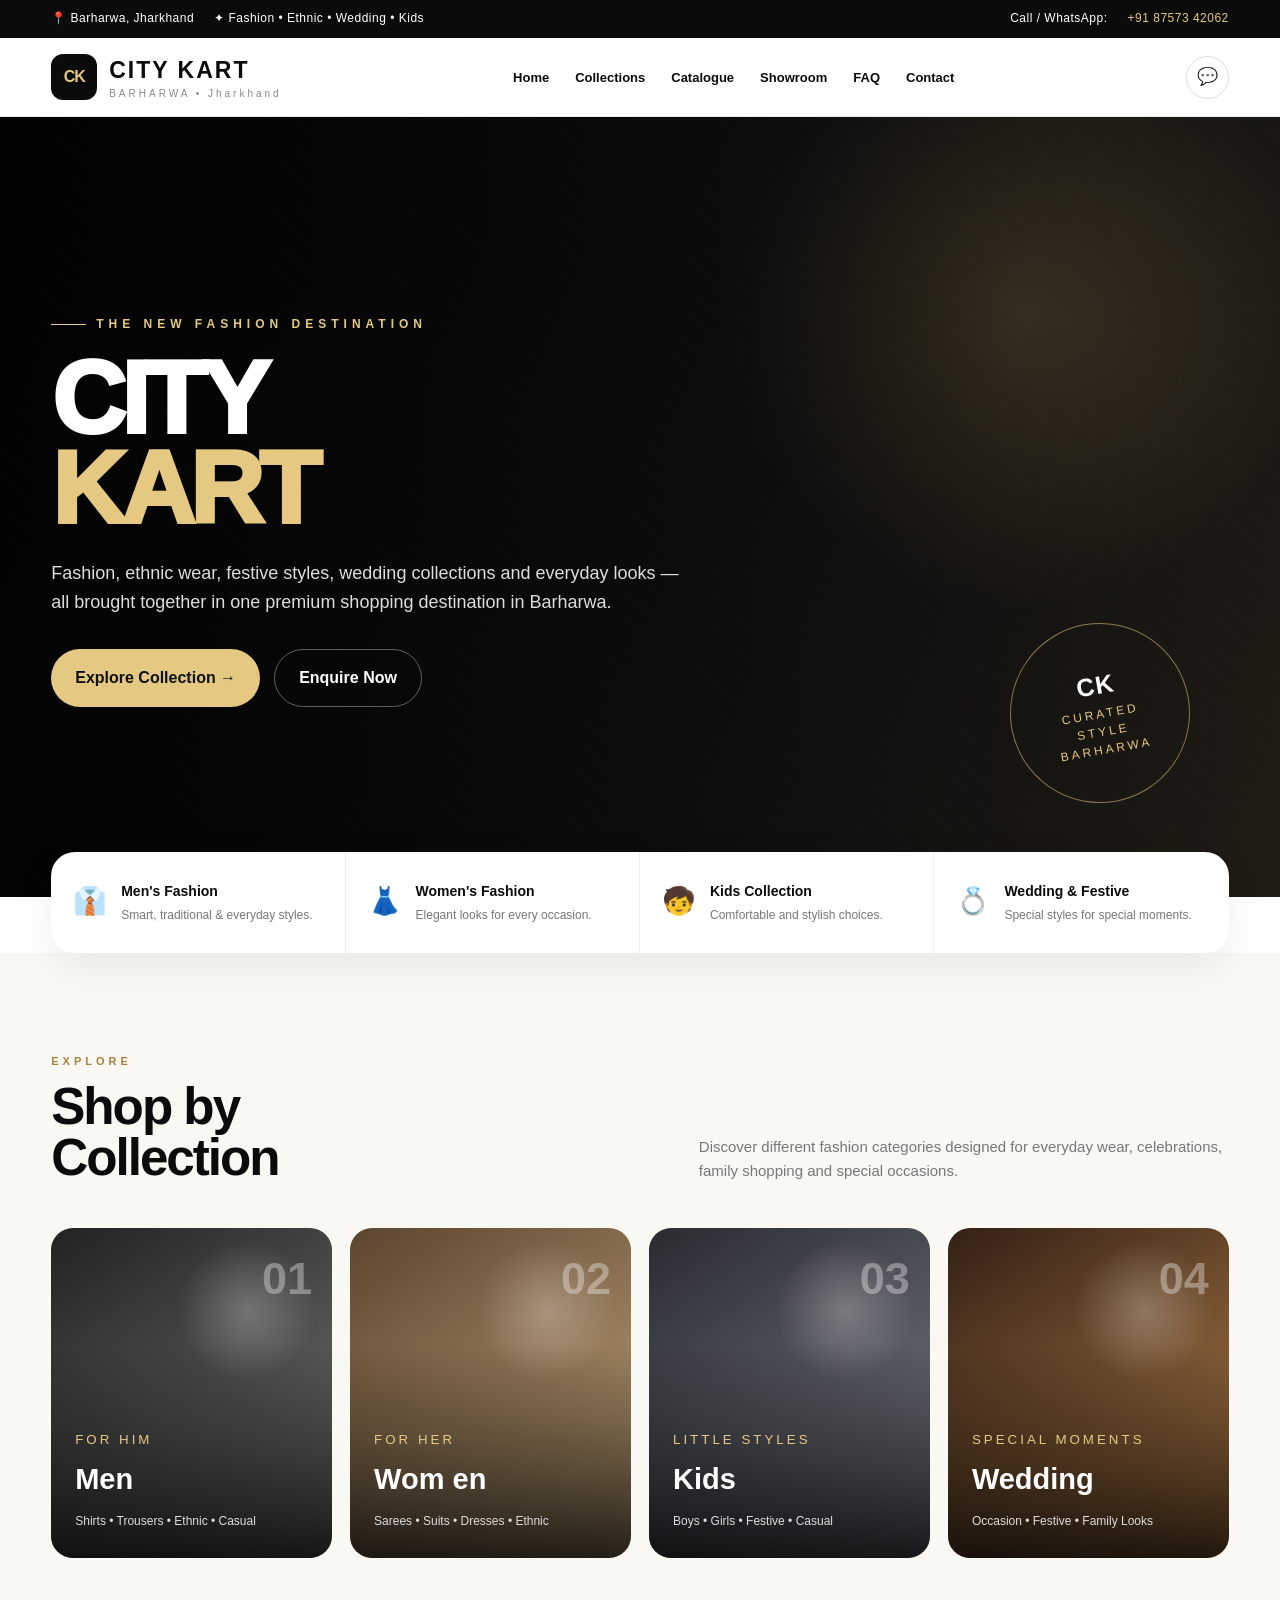
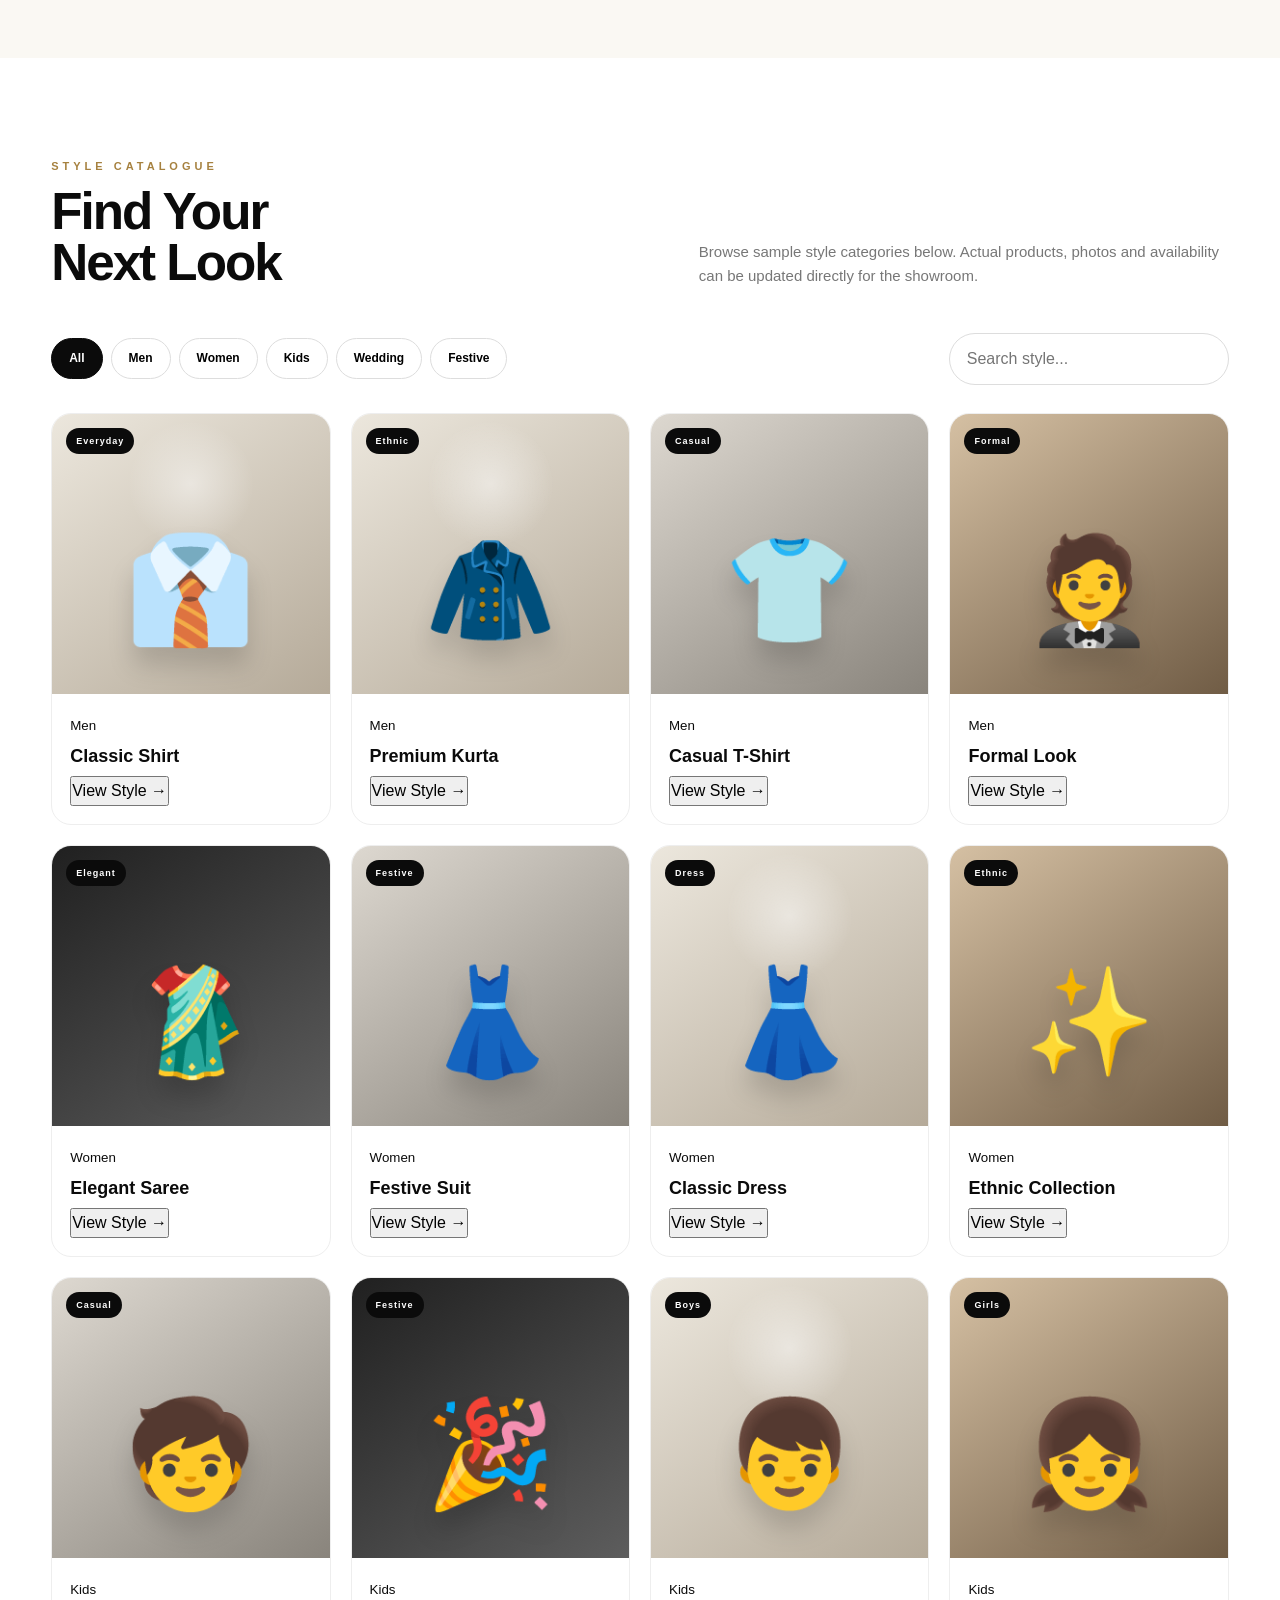
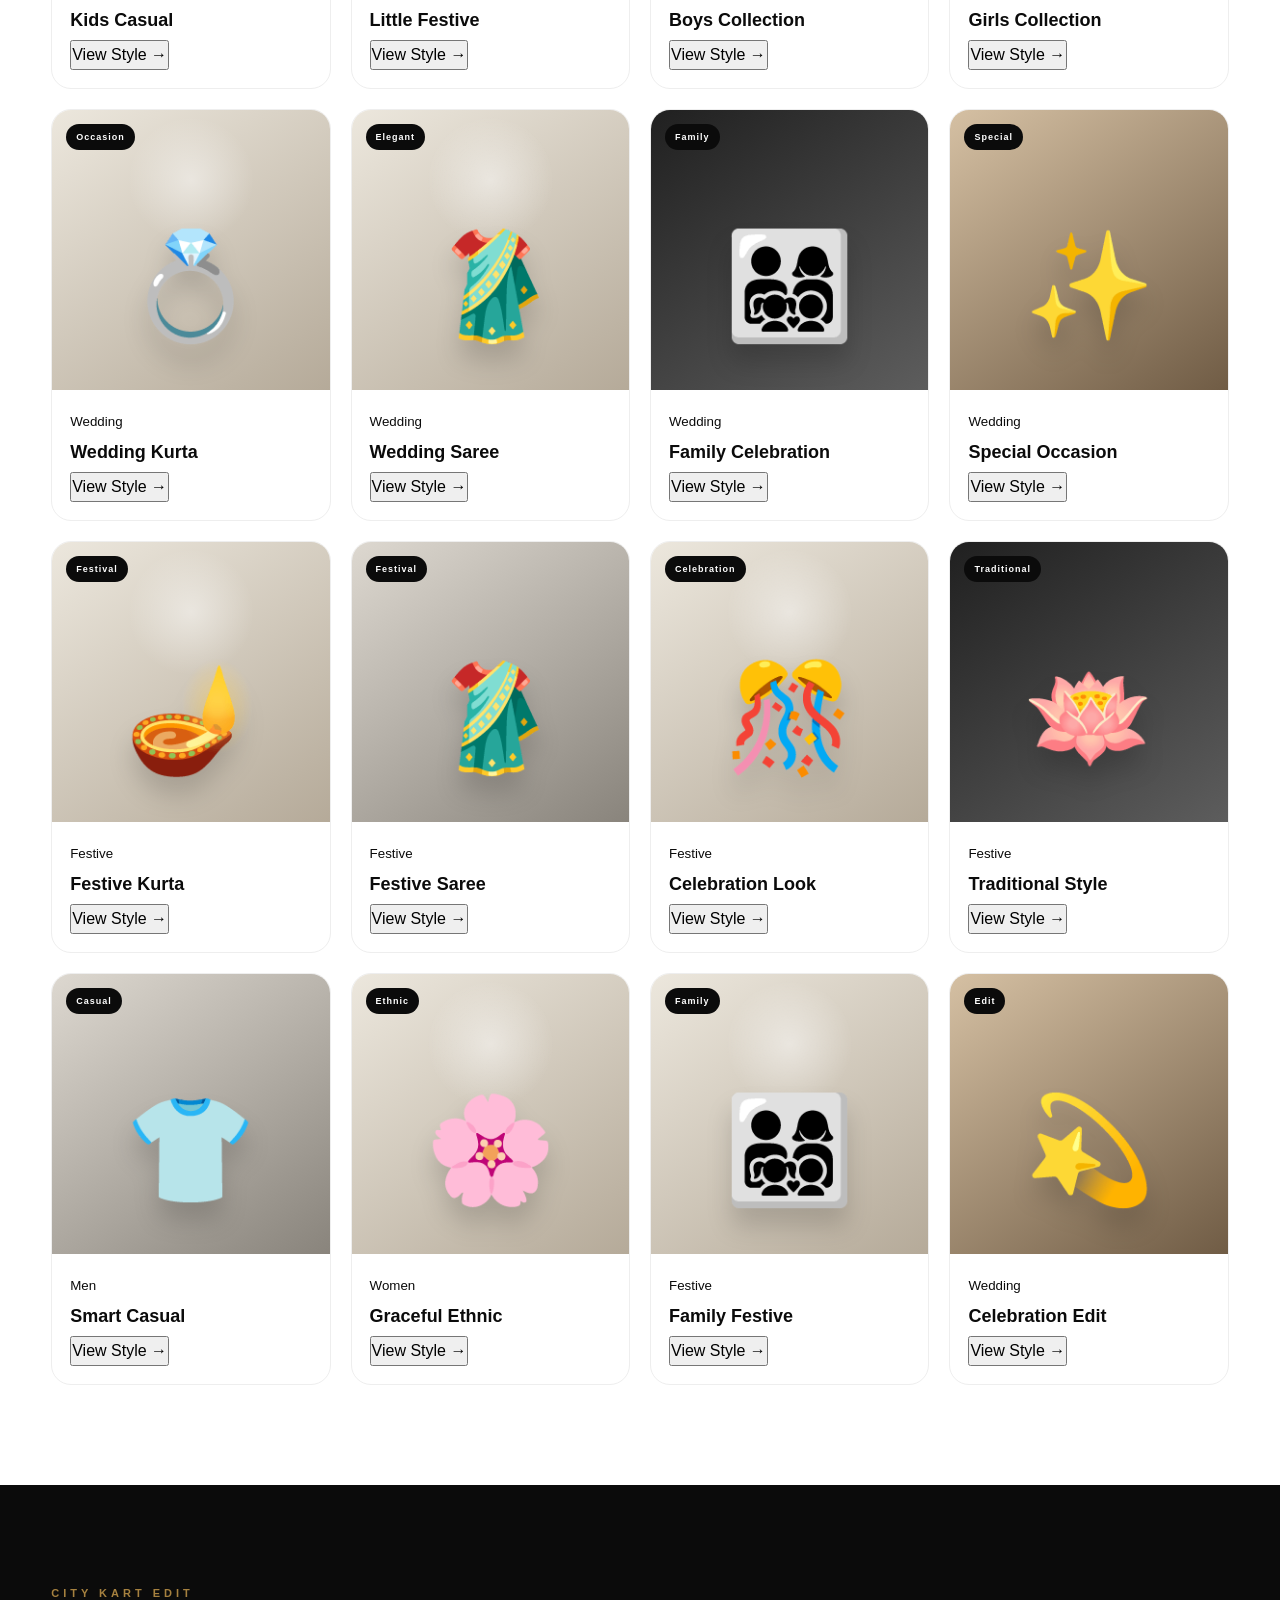
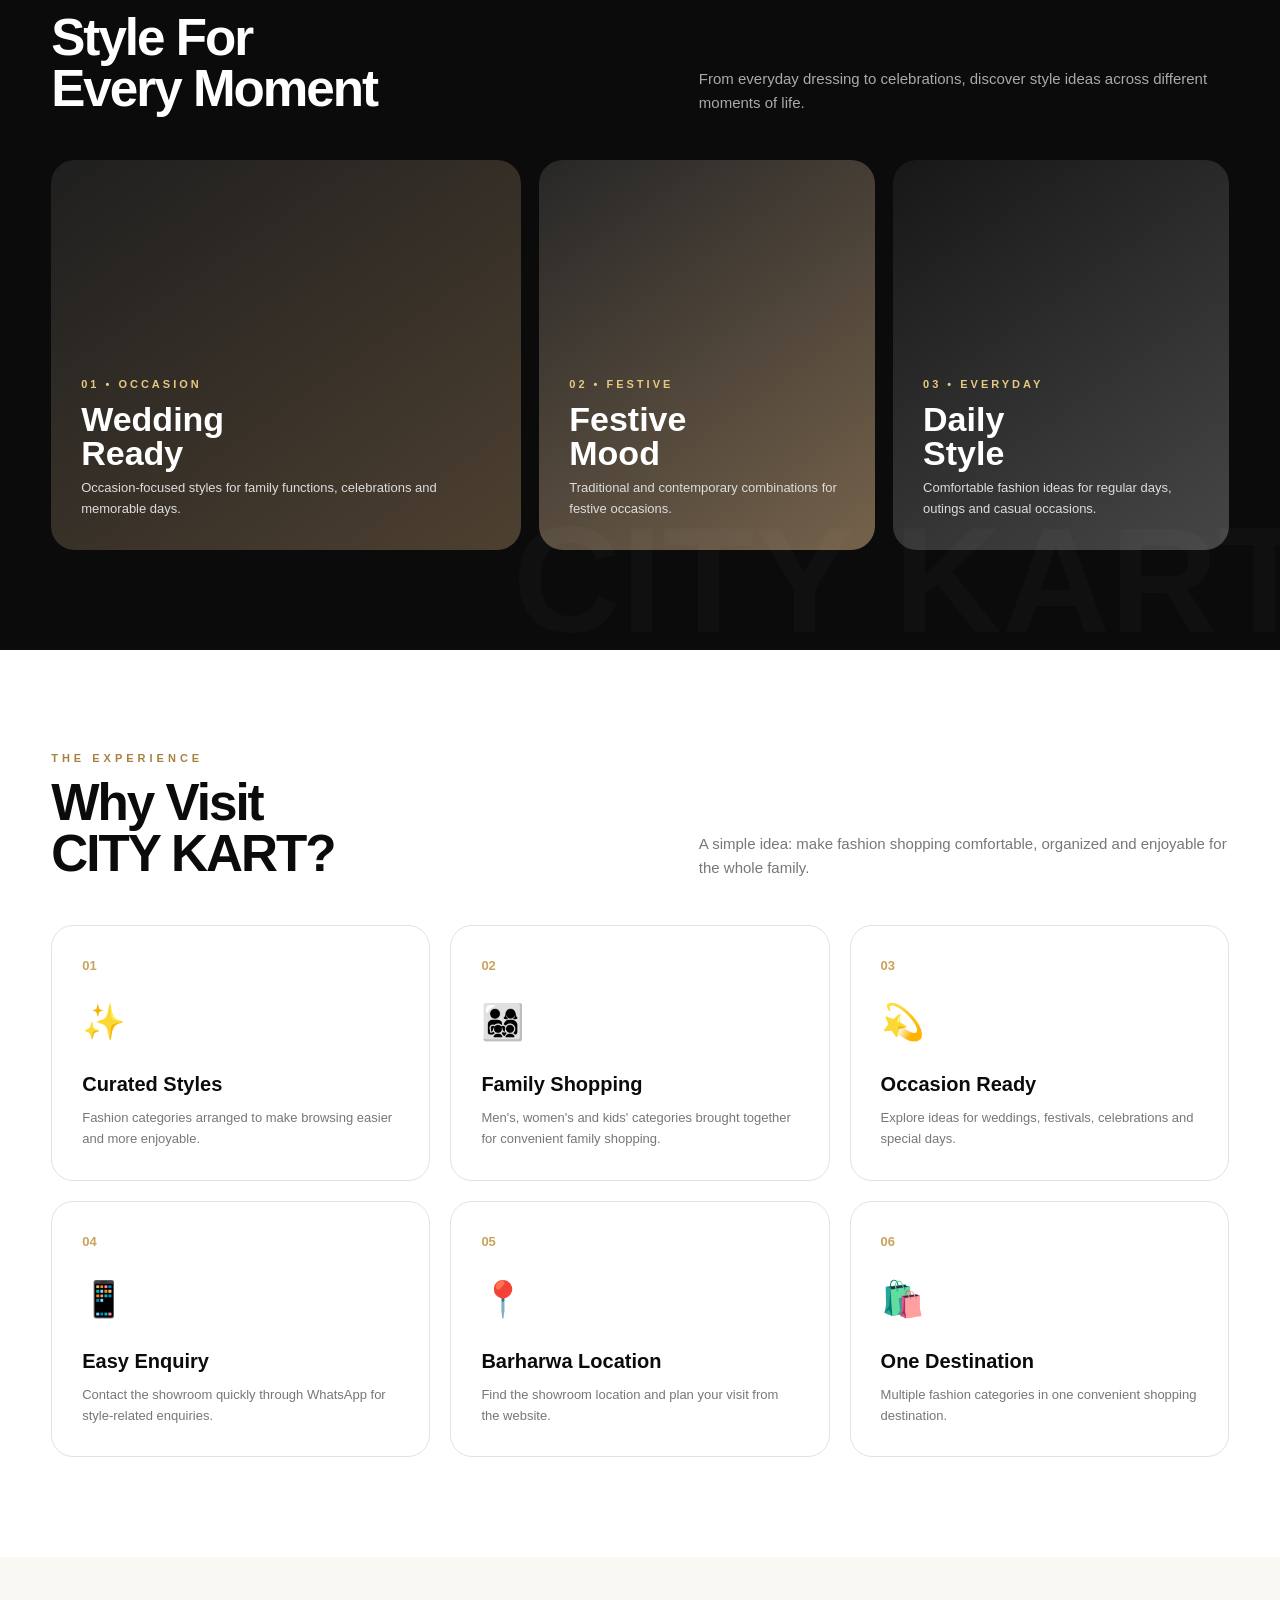
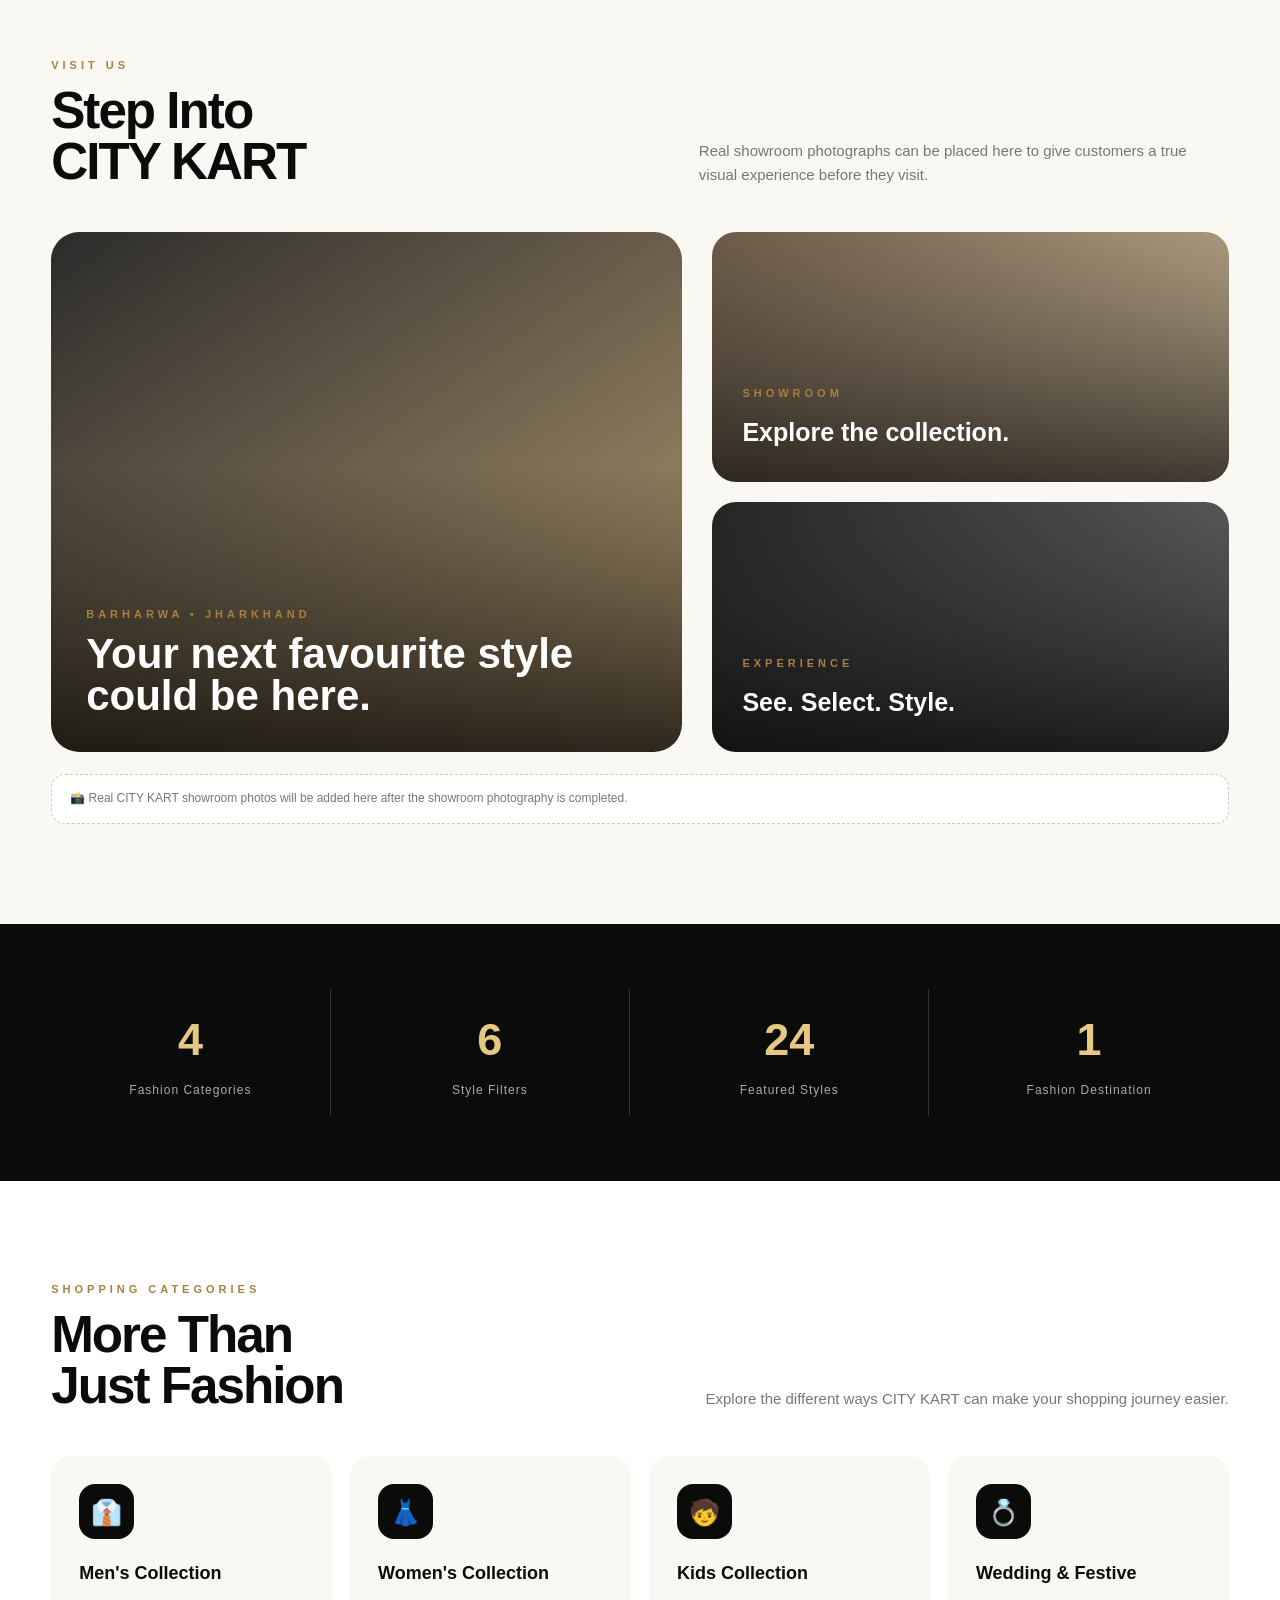
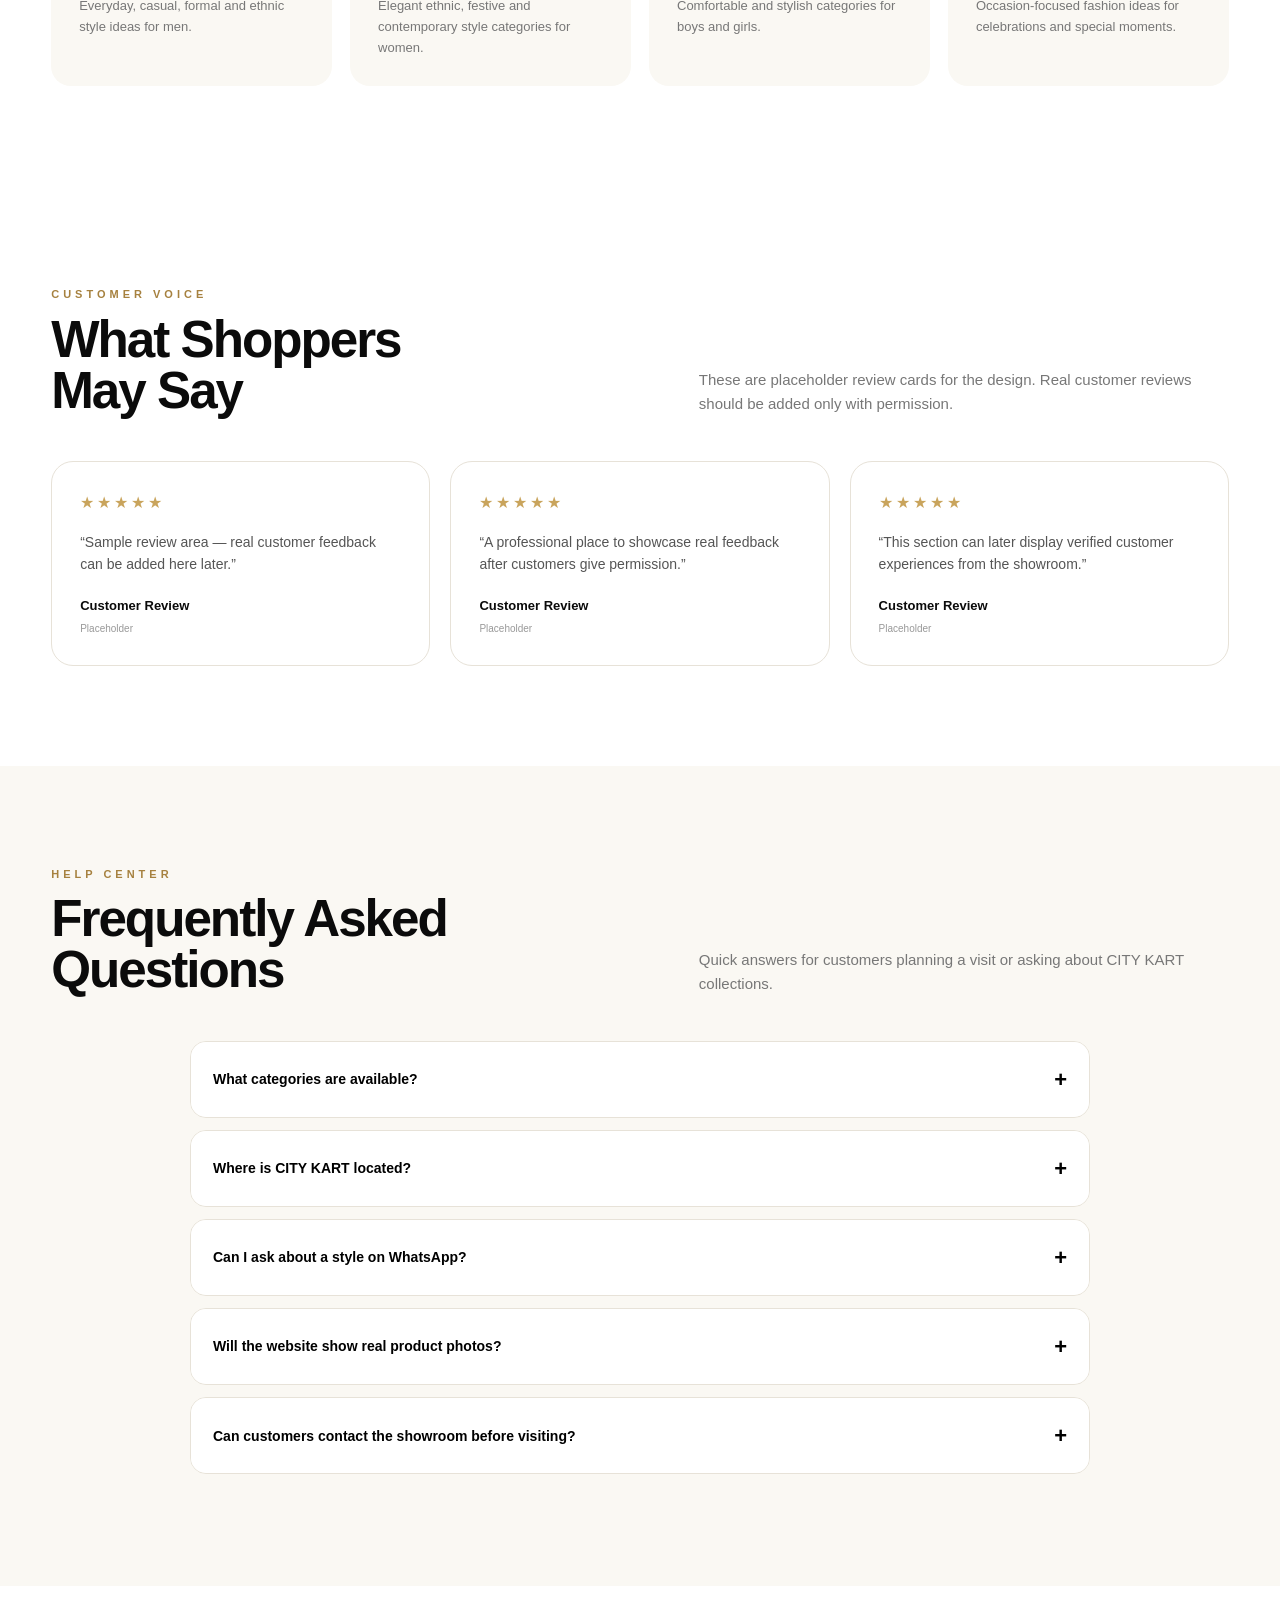
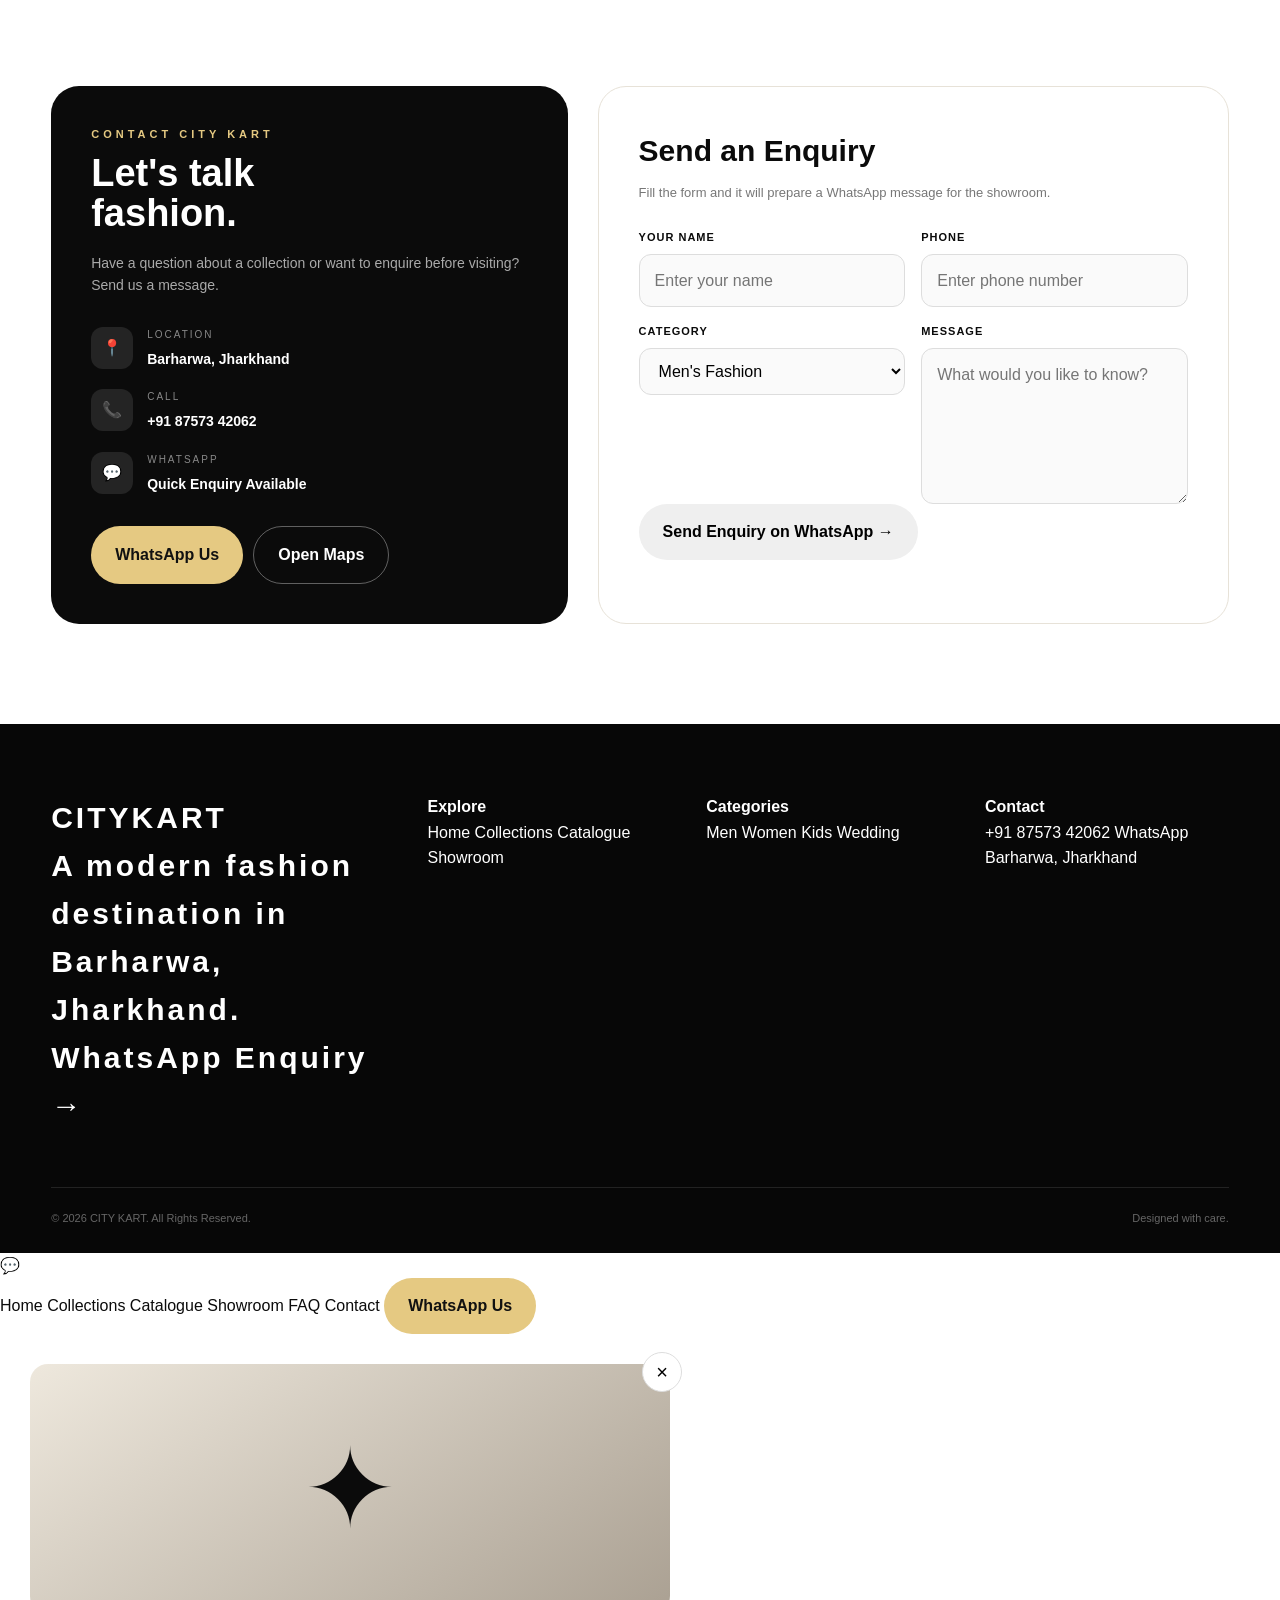
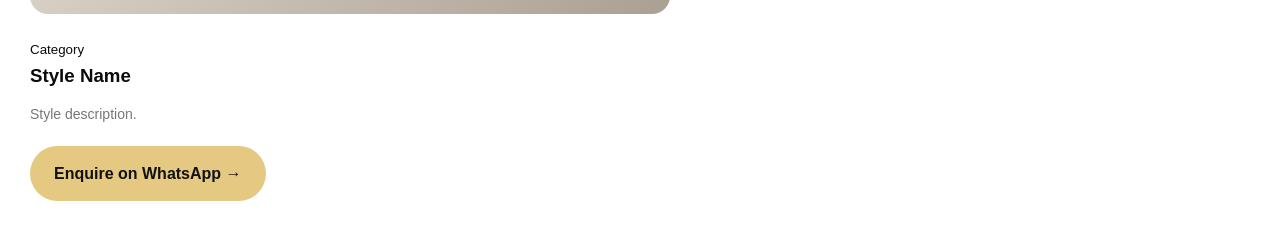
<file: citykart.html>
<!DOCTYPE html>
<html lang="en">
<head>

  <meta charset="UTF-8">

  <meta property="og:title" content="CITY KART Barharwa | Sahibganj, Jharkhand">
  <meta property="og:description" content="CITY KART Barharwa — Fashion, ethnic wear, wedding, festive, men's, women's and kids' collection.">
  <meta property="og:type" content="website">

  <meta name="viewport"
        content="width=device-width, initial-scale=1.0">

  <meta name="theme-color" content="#111111">

  <meta name="description"
        content="CITY KART Barharwa, Sahibganj, Jharkhand — Fashion, ethnic wear, wedding collection, festive collection, men's, women's and kids' fashion.">

  <title>CITY KART Barharwa | Sahibganj, Jharkhand</title>

  <style>
    /* =========================================================
       CITY KART — GRAND MASTER WEBSITE
       All CSS is inside this file.
       ========================================================= */

    :root{
      --black:#0b0b0b;
      --black2:#141414;
      --dark:#1d1d1d;
      --gold:#c9a45c;
      --gold2:#e5c982;
      --cream:#f7f2e8;
      --white:#ffffff;
      --muted:#777;
      --line:#e7e2d8;
      --soft:#faf8f3;
      --success:#25d366;
      --shadow:0 20px 60px rgba(0,0,0,.12);
      --radius:22px;
      --max:1280px;
    }

    *{
      margin:0;
      padding:0;
      box-sizing:border-box;
    }

    html{
      scroll-behavior:smooth;
    }

    body{
      font-family:Arial, Helvetica, sans-serif;
      background:var(--white);
      color:var(--black);
      line-height:1.6;
      overflow-x:hidden;
    }

    img{
      max-width:100%;
      display:block;
    }

    a{
      color:inherit;
      text-decoration:none;
    }

    button,
    input,
    textarea,
    select{
      font:inherit;
    }

    button{
      cursor:pointer;
    }

    .container{
      width:min(92%,var(--max));
      margin:auto;
    }

    /* =========================================================
       PRELOADER
       ========================================================= */

    #loader{
      position:fixed;
      inset:0;
      background:var(--black);
      z-index:99999;
      display:flex;
      align-items:center;
      justify-content:center;
      transition:.6s ease;
    }

    #loader.hide{
  opacity:0;
  visibility:hidden;
  pointer-events:none;
    }

    .loader-box{
      text-align:center;
      color:white;
    }

    .loader-logo{
      font-size:42px;
      letter-spacing:8px;
      font-weight:900;
    }

    .loader-sub{
      color:var(--gold2);
      letter-spacing:4px;
      margin-top:8px;
      font-size:12px;
    }

    .loader-line{
      width:180px;
      height:2px;
      background:#333;
      margin:25px auto 0;
      overflow:hidden;
    }

    .loader-line span{
      display:block;
      height:100%;
      width:45%;
      background:var(--gold);
      animation:loading 1.2s infinite ease-in-out;
    }

    @keyframes loading{
      0%{transform:translateX(-180px)}
      100%{transform:translateX(220px)}
    }

    /* =========================================================
       TOP BAR
       ========================================================= */

    .topbar{
      background:var(--black);
      color:white;
      min-height:38px;
      display:flex;
      align-items:center;
      font-size:12px;
      letter-spacing:.5px;
    }

    .topbar-inner{
      display:flex;
      justify-content:space-between;
      align-items:center;
      gap:20px;
    }

    .topbar-left,
    .topbar-right{
      display:flex;
      gap:20px;
      align-items:center;
    }

    .gold{
      color:var(--gold2);
    }

    /* =========================================================
       HEADER
       ========================================================= */

    header{
      position:sticky;
      top:0;
      z-index:5000;
      background:rgba(255,255,255,.96);
      backdrop-filter:blur(15px);
      border-bottom:1px solid rgba(0,0,0,.08);
    }

    .nav{
      min-height:78px;
      display:flex;
      align-items:center;
      justify-content:space-between;
      gap:30px;
    }

    .brand{
      display:flex;
      align-items:center;
      gap:12px;
      min-width:max-content;
    }

    .brand-mark{
      width:46px;
      height:46px;
      background:var(--black);
      color:var(--gold2);
      display:grid;
      place-items:center;
      font-weight:900;
      border-radius:12px;
      letter-spacing:-1px;
    }

    .brand-name{
      font-size:23px;
      font-weight:900;
      letter-spacing:2px;
    }

    .brand-place{
      display:block;
      color:#888;
      font-size:10px;
      letter-spacing:3px;
      margin-top:-2px;
    }

    .nav-links{
      display:flex;
      align-items:center;
      gap:26px;
      list-style:none;
    }

    .nav-links a{
      font-size:13px;
      font-weight:700;
      position:relative;
      padding:10px 0;
    }

    .nav-links a::after{
      content:"";
      position:absolute;
      left:0;
      bottom:2px;
      width:0;
      height:2px;
      background:var(--gold);
      transition:.3s;
    }

    .nav-links a:hover::after{
      width:100%;
    }

    .nav-actions{
      display:flex;
      gap:9px;
      align-items:center;
    }

    .icon-btn{
      width:43px;
      height:43px;
      border:1px solid #ddd;
      background:white;
      border-radius:50%;
      display:grid;
      place-items:center;
      transition:.3s;
      font-size:17px;
    }

    .icon-btn:hover{
      background:var(--black);
      color:white;
      border-color:var(--black);
      transform:translateY(-2px);
    }

    .menu-btn{
      display:none;
    }

    /* =========================================================
   HERO
   ========================================================= */

.hero{
  min-height:720px;
  background:
    radial-gradient(circle at 80% 25%,rgba(201,164,92,.28),transparent 25%),
    linear-gradient(115deg,#090909 0%,#151515 52%,#27221a 100%);
  color:white;
  position:relative;
  overflow:hidden;
  display:flex;
  align-items:center;
}

.hero::before{
  content:"";
  position:absolute;
  inset:0;
  background:
    linear-gradient(90deg,rgba(0,0,0,.75),rgba(0,0,0,.18)),
    repeating-linear-gradient(
      45deg,
      transparent 0,
      transparent 18px,
      rgba(255,255,255,.015) 19px,
      transparent 20px
    );
}

.hero-content{
  position:relative;
  z-index:2;
  padding:90px 0;
  max-width:760px;
}

.eyebrow{
  display:inline-flex;
  align-items:center;
  gap:10px;
  color:var(--gold2);
  letter-spacing:5px;
  font-size:12px;
  font-weight:800;
  text-transform:uppercase;
  margin-bottom:20px;
}

.eyebrow::before{
  content:"";
  width:35px;
  height:1px;
  background:var(--gold2);
}

.hero h1{
  font-size:clamp(52px,8vw,110px);
  line-height:.88;
  letter-spacing:-5px;
  margin-bottom:25px;
  font-weight:950;
}

.hero h1 span{
  color:var(--gold2);
}

.hero p{
  max-width:650px;
  color:#ddd;
  font-size:18px;
  margin-bottom:32px;
}

.hero-buttons{
  display:flex;
  gap:14px;
  flex-wrap:wrap;
}

.btn{
  border:0;
  padding:15px 24px;
  border-radius:999px;
  font-weight:800;
  display:inline-flex;
  justify-content:center;
  align-items:center;
  gap:9px;
  transition:.3s;
}

.btn-gold{
  background:var(--gold2);
  color:#111;
}

.btn-gold:hover{
  transform:translateY(-3px);
  box-shadow:0 15px 30px rgba(201,164,92,.2);
}

.btn-outline{
  background:transparent;
  color:white;
  border:1px solid rgba(255,255,255,.35);
}

.btn-outline:hover{
  background:white;
  color:#111;
}

.hero-badge{
  position:absolute;
  right:7%;
  bottom:12%;
  width:180px;
  height:180px;
  border:1px solid rgba(229,201,130,.55);
  border-radius:50%;
  display:grid;
  place-items:center;
  text-align:center;
  transform:rotate(-10deg);
  color:var(--gold2);
  font-size:12px;
  letter-spacing:3px;
  line-height:1.5;
}

.hero-badge strong{
  display:block;
  font-size:25px;
  color:white;
  letter-spacing:1px;
}

    /* =========================================================
       QUICK FEATURES
       ========================================================= */

    .feature-strip{
      background:white;
      box-shadow:0 10px 40px rgba(0,0,0,.07);
      position:relative;
      z-index:4;
      margin-top:-45px;
      border-radius:24px;
    }

    .features{
      display:grid;
      grid-template-columns:repeat(4,1fr);
    }

    .feature{
      padding:28px 22px;
      display:flex;
      gap:14px;
      align-items:flex-start;
      border-right:1px solid #eee;
    }

    .feature:last-child{
      border-right:0;
    }

    .feature-icon{
      font-size:27px;
    }

    .feature h3{
      font-size:14px;
      margin-bottom:4px;
    }

    .feature p{
      color:#777;
      font-size:12px;
    }

    /* =========================================================
       SECTION HEADINGS
       ========================================================= */

    section{
      padding:100px 0;
    }

    .section-head{
      display:flex;
      justify-content:space-between;
      align-items:end;
      gap:25px;
      margin-bottom:45px;
    }

    .section-kicker{
      color:#a6813f;
      text-transform:uppercase;
      letter-spacing:4px;
      font-size:11px;
      font-weight:900;
      margin-bottom:10px;
    }

    .section-title{
      font-size:clamp(32px,4vw,54px);
      line-height:1;
      letter-spacing:-2px;
    }

    .section-description{
      color:#777;
      max-width:530px;
      font-size:15px;
    }

    /* =========================================================
       COLLECTIONS
       ========================================================= */

    .collections{
      background:var(--soft);
    }

    .collection-grid{
      display:grid;
      grid-template-columns:repeat(4,1fr);
      gap:18px;
    }

    .collection-card{
      min-height:330px;
      border-radius:22px;
      overflow:hidden;
      position:relative;
      background:
        linear-gradient(145deg,#222,#777);
      isolation:isolate;
      transition:.45s;
    }

    .collection-card:nth-child(2){
      background:linear-gradient(145deg,#5c4530,#c5a87b);
    }

    .collection-card:nth-child(3){
      background:linear-gradient(145deg,#292b31,#7c8089);
    }

    .collection-card:nth-child(4){
      background:linear-gradient(145deg,#332016,#b68148);
    }

    .collection-card::before{
      content:"";
      position:absolute;
      inset:0;
      background:
        radial-gradient(circle at 70% 25%,rgba(255,255,255,.25),transparent 22%),
        linear-gradient(to top,rgba(0,0,0,.82),transparent 65%);
      z-index:-1;
    }

    .collection-card:hover{
      transform:translateY(-8px);
      box-shadow:var(--shadow);
    }

    .collection-number{
      position:absolute;
      right:20px;
      top:15px;
      color:rgba(255,255,255,.35);
      font-size:45px;
      font-weight:900;
    }

    .collection-content{
      position:absolute;
      left:24px;
      right:24px;
      bottom:25px;
      color:white;
    }

    .collection-content small{
      color:var(--gold2);
      text-transform:uppercase;
      letter-spacing:3px;
    }

    .collection-content h3{
      font-size:29px;
      margin:5px 0;
    }

    .collection-link{
      font-size:12px;
      color:#ddd;
    }

    /* =========================================================
       CATALOGUE
       ========================================================= */

    .catalogue{
      background:white;
    }

    .catalogue-toolbar{
      display:flex;
      justify-content:space-between;
      align-items:center;
      gap:15px;
      margin-bottom:28px;
      flex-wrap:wrap;
    }

    .filters{
      display:flex;
      gap:8px;
      flex-wrap:wrap;
    }

    .filter-btn{
      border:1px solid #ddd;
      background:white;
      padding:10px 17px;
      border-radius:999px;
      font-size:12px;
      font-weight:700;
      transition:.3s;
    }

    .filter-btn:hover,
    .filter-btn.active{
      background:var(--black);
      color:white;
      border-color:var(--black);
    }

    .search-box{
      width:min(100%,280px);
      position:relative;
    }

    .search-box input{
      width:100%;
      border:1px solid #ddd;
      padding:12px 17px;
      border-radius:999px;
      outline:0;
    }

    .search-box input:focus{
      border-color:var(--gold);
    }

    .products-grid{
      display:grid;
      grid-template-columns:repeat(4,1fr);
      gap:20px;
    }

    .product-card{
      border:1px solid #eee;
      border-radius:20px;
      overflow:hidden;
      background:white;
      transition:.35s;
    }

    .product-card:hover{
      transform:translateY(-6px);
      box-shadow:var(--shadow);
    }

    .product-visual{
      height:280px;
      position:relative;
      overflow:hidden;
      display:flex;
      align-items:flex-end;
      justify-content:center;
      background:
        radial-gradient(circle at 50% 25%,rgba(255,255,255,.45),transparent 25%),
        linear-gradient(145deg,#ece7dd,#b5aa99);
    }

    .product-card:nth-child(3n) .product-visual{
      background:linear-gradient(145deg,#ddd8d0,#89847c);
    }

    .product-card:nth-child(4n) .product-visual{
      background:linear-gradient(145deg,#d5c0a3,#705c45);
    }

    .product-card:nth-child(5n) .product-visual{
      background:linear-gradient(145deg,#202020,#5d5d5d);
    }

    .product-symbol{
      font-size:105px;
      filter:drop-shadow(0 18px 12px rgba(0,0,0,.15));
      margin-bottom:20px;
      transition:.4s;
    }

    .product-card:hover .product-symbol{
      transform:scale(1.08) translateY(-6px);
    }

    .product-tag{
      position:absolute;
      top:14px;
      left:14px;
      background:var(--black);
      color:white;
      padding:6px 10px;
      border-radius:999px;
      font-size:9px;
      font-weight:900;
      letter-spacing:1px;
    }

    .product-info{
      padding:18px;
    }

    .product-category{
      color:#9c7b43;
      font-size:10px;
      letter-spacing:2px;
      text-transform:uppercase;
      font-weight:900;
    }

    .product-info h3{
      font-size:18px;
      margin:5px 0;
    }

    .product-info p{
      color:#777;
      font-size:12px;
      min-height:38px;
    }

    .product-bottom{
      display:flex;
      justify-content:space-between;
      align-items:center;
      margin-top:15px;
    }

    .enquire-btn{
      border:0;
      background:var(--black);
      color:white;
      border-radius:999px;
      padding:9px 13px;
      font-size:11px;
      font-weight:800;
    }

    .details-btn{
      background:transparent;
      border:0;
      color:#777;
      font-size:11px;
      font-weight:800;
    }

    .no-products{
      grid-column:1/-1;
      text-align:center;
      padding:50px;
      color:#777;
      display:none;
    }

    /* =========================================================
       FEATURED DARK SECTION
       ========================================================= */

    .dark-section{
      background:var(--black);
      color:white;
      position:relative;
      overflow:hidden;
    }

    .dark-section::after{
      content:"CITY KART";
      position:absolute;
      right:-30px;
      bottom:-50px;
      font-size:150px;
      font-weight:900;
      color:rgba(255,255,255,.025);
      pointer-events:none;
    }

    .dark-section .section-description{
      color:#aaa;
    }

    .feature-grid{
      display:grid;
      grid-template-columns:1.4fr 1fr 1fr;
      gap:18px;
    }

    .feature-panel{
      min-height:390px;
      border-radius:24px;
      overflow:hidden;
      position:relative;
      background:linear-gradient(145deg,#1f1f1f,#4d4030);
      padding:30px;
      display:flex;
      flex-direction:column;
      justify-content:flex-end;
      transition:.4s;
    }

    .feature-panel:nth-child(2){
      background:linear-gradient(145deg,#272727,#75624b);
    }

    .feature-panel:nth-child(3){
      background:linear-gradient(145deg,#171717,#464646);
    }

    .feature-panel:hover{
      transform:translateY(-7px);
    }

    .feature-panel span{
      color:var(--gold2);
      font-size:11px;
      letter-spacing:3px;
      font-weight:800;
    }

    .feature-panel h3{
      font-size:34px;
      line-height:1;
      margin:8px 0;
    }

    .feature-panel p{
      color:#ddd;
      font-size:13px;
      max-width:360px;
    }

    /* =========================================================
       WHY CITY KART
       ========================================================= */

    .why-grid{
      display:grid;
      grid-template-columns:repeat(3,1fr);
      gap:20px;
    }

    .why-card{
      border:1px solid var(--line);
      padding:30px;
      border-radius:22px;
      transition:.3s;
    }

    .why-card:hover{
      border-color:var(--gold);
      transform:translateY(-5px);
    }

    .why-number{
      font-size:13px;
      color:var(--gold);
      font-weight:900;
    }

    .why-icon{
      font-size:35px;
      margin:18px 0;
    }

    .why-card h3{
      font-size:20px;
      margin-bottom:8px;
    }

    .why-card p{
      color:#777;
      font-size:13px;
    }

    /* =========================================================
       SHOWROOM
       ========================================================= */

    .showroom{
      background:var(--soft);
    }

    .showroom-grid{
      display:grid;
      grid-template-columns:1.1fr .9fr;
      gap:30px;
      align-items:stretch;
    }

    .showroom-main{
      min-height:520px;
      border-radius:28px;
      overflow:hidden;
      background:
        linear-gradient(to top,rgba(0,0,0,.75),transparent 55%),
        linear-gradient(145deg,#2b2b2b,#b69b70);
      position:relative;
      display:flex;
      align-items:flex-end;
      padding:35px;
      color:white;
    }

    .showroom-main h3{
      font-size:42px;
      line-height:1;
      max-width:500px;
    }

    .showroom-side{
      display:grid;
      grid-template-rows:1fr 1fr;
      gap:20px;
    }

    .showroom-small{
      border-radius:24px;
      padding:30px;
      color:white;
      min-height:240px;
      display:flex;
      flex-direction:column;
      justify-content:flex-end;
      background:
        linear-gradient(to top,rgba(0,0,0,.7),transparent),
        linear-gradient(145deg,#6b5a47,#d5c1a0);
    }

    .showroom-small:nth-child(2){
      background:
        linear-gradient(to top,rgba(0,0,0,.75),transparent),
        linear-gradient(145deg,#252525,#777);
    }

    .showroom-small h3{
      font-size:25px;
    }

    .photo-note{
      margin-top:22px;
      padding:14px 18px;
      border:1px dashed #cfc8bb;
      border-radius:14px;
      color:#777;
      font-size:12px;
      background:white;
    }

    /* =========================================================
       STATS
       ========================================================= */

    .stats{
      background:var(--black);
      color:white;
      padding:65px 0;
    }

    .stats-grid{
      display:grid;
      grid-template-columns:repeat(4,1fr);
      gap:20px;
    }

    .stat{
      text-align:center;
      padding:15px;
      border-right:1px solid #333;
    }

    .stat:last-child{
      border-right:0;
    }

    .stat strong{
      font-size:45px;
      display:block;
      color:var(--gold2);
    }

    .stat span{
      color:#aaa;
      font-size:12px;
      letter-spacing:1px;
    }

    /* =========================================================
       SERVICES
       ========================================================= */

    .service-grid{
      display:grid;
      grid-template-columns:repeat(4,1fr);
      gap:18px;
    }

    
    .service-card{
      padding:28px;
      background:var(--soft);
      border-radius:20px;
      transition:.3s;
    }

    padding:28px;
      background:var(--soft);
      border-radius:20px;
      transition:.3s;
    }

    .service-card:hover{
      transform:translateY(-5px);
      box-shadow:var(--shadow);
    }

    .service-icon{
      width:55px;
      height:55px;
      border-radius:16px;
      background:var(--black);
      color:var(--gold2);
      display:grid;
      place-items:center;
      font-size:25px;
      margin-bottom:20px;
    }

    .service-card h3{
      font-size:18px;
      margin-bottom:8px;
    }

    .service-card p{
      color:#777;
      font-size:13px;
    }

    /* =========================================================
       REVIEWS
       ========================================================= */

    .reviews{
      background:white;
    }

    .review-grid{
      display:grid;
      grid-template-columns:repeat(3,1fr);
      gap:20px;
    }

    .review-card{
      border:1px solid var(--line);
      border-radius:22px;
      padding:28px;
    }

    .stars{
      color:#c9a45c;
      letter-spacing:3px;
      margin-bottom:15px;
    }

    .review-card p{
      color:#555;
      font-size:14px;
      margin-bottom:20px;
    }

    .review-name{
      font-weight:900;
      font-size:13px;
    }

    .review-note{
      color:#999;
      font-size:10px;
      margin-top:4px;
    }

    /* =========================================================
       FAQ
       ========================================================= */

    .faq{
      background:var(--soft);
    }

    .faq-wrap{
      max-width:900px;
      margin:auto;
    }

    .faq-item{
      background:white;
      border:1px solid var(--line);
      border-radius:16px;
      margin-bottom:12px;
      overflow:hidden;
    }

    .faq-question{
      width:100%;
      border:0;
      background:white;
      padding:20px 22px;
      display:flex;
      justify-content:space-between;
      align-items:center;
      text-align:left;
      font-weight:800;
      font-size:14px;
    }

    .faq-question span{
      font-size:22px;
      transition:.3s;
    }

    .faq-answer{
      max-height:0;
      overflow:hidden;
      transition:.35s ease;
    }

    .faq-answer p{
      padding:0 22px 20px;
      color:#777;
      font-size:13px;
    }

    .faq-item.open .faq-answer{
      max-height:200px;
    }

    .faq-item.open .faq-question span{
      transform:rotate(45deg);
    }

    /* =========================================================
       LOCATION + CONTACT
       ========================================================= */

    .contact{
      background:white;
    }

    .contact-grid{
      display:grid;
      grid-template-columns:.9fr 1.1fr;
      gap:30px;
    }

    .contact-card{
      background:var(--black);
      color:white;
      border-radius:28px;
      padding:40px;
      min-height:100%;
    }

    .contact-card .section-kicker{
      color:var(--gold2);
    }

    .contact-card h3{
      font-size:38px;
      line-height:1.05;
      margin-bottom:18px;
    }

    .contact-card > p{
      color:#aaa;
      font-size:14px;
      margin-bottom:30px;
    }

    .contact-list{
      display:grid;
      gap:18px;
    }

    .contact-row{
      display:flex;
      gap:14px;
      align-items:flex-start;
    }

    .contact-row-icon{
      width:42px;
      height:42px;
      border-radius:12px;
      background:#242424;
      display:grid;
      place-items:center;
      flex:none;
    }

    .contact-row small{
      display:block;
      color:#888;
      font-size:10px;
      text-transform:uppercase;
      letter-spacing:2px;
      margin-bottom:3px;
    }

    .contact-row strong{
      font-size:14px;
    }

    .contact-actions{
      display:flex;
      gap:10px;
      flex-wrap:wrap;
      margin-top:30px;
    }

    .form-card{
      border:1px solid var(--line);
      border-radius:28px;
      padding:40px;
    }

    .form-card h3{
      font-size:30px;
      margin-bottom:8px;
    }

    .form-card > p{
      color:#777;
      font-size:13px;
      margin-bottom:25px;
    }

    .form-grid{
      display:grid;
      grid-template-columns:1fr 1fr;
      gap:16px;
    }

    .field{
      display:flex;
      flex-direction:column;
      gap:7px;
    }

    .field.full{
      grid-column:1/-1;
    }

    .field label{
      font-size:11px;
      font-weight:900;
      letter-spacing:1px;
      text-transform:uppercase;
    }

    .field input,
    .field textarea,
    .field select{
      width:100%;
      border:1px solid #ddd;
      background:#fafafa;
      padding:13px 15px;
      border-radius:12px;
      outline:none;
    }

    .field input:focus,
    .field textarea:focus,
    .field select:focus{
      border-color:var(--gold);
      background:white;
    }

    .field textarea{
      min-height:130px;
      resize:vertical;
    }

    .submit-btn{
      margin-top:18px;
      width:100%;
      border:0;
      background:var(--black);
      color:white;
      padding:15px;
      border-radius:999px;
      font-weight:900;
    }

    .submit-btn:hover{
      background:#222;
    }

    /* =========================================================
       FOOTER
       ========================================================= */

    footer{
      background:#070707;
      color:white;
      padding:70px 0 25px;
    }

    .footer-grid{
      display:grid;
      grid-template-columns:1.4fr 1fr 1fr 1fr;
      gap:35px;
      padding-bottom:45px;
    }

    .footer-brand{
      font-size:30px;
      font-weight:900;
      letter-spacing:3px;
      margin-bottom:12px;
    }

    .footer-col p{
      color:#888;
      font-size:13px;
      max-width:330px;
    }

    .footer-col h4{
      color:var(--gold2);
      font-size:12px;
      letter-spacing:2px;
      text-transform:uppercase;
      margin-bottom:17px;
    }

    .footer-links{
      display:grid;
      gap:10px;
    }

    .footer-links a{
      color:#aaa;
      font-size:13px;
      transition:.2s;
    }

    .footer-links a:hover{
      color:white;
      padding-left:4px;
    }

    .footer-bottom{
      border-top:1px solid #222;
      padding-top:22px;
      display:flex;
      justify-content:space-between;
      gap:15px;
      color:#666;
      font-size:11px;
      flex-wrap:wrap;
    }

    /* =========================================================
       FLOATING WHATSAPP
       ========================================================= */

    .whatsapp-float{
      position:fixed;
      right:20px;
      bottom:22px;
      width:58px;
      height:58px;
      border-radius:50%;
      background:var(--success);
      color:white;
      display:grid;
      place-items:center;
      font-size:27px;
      z-index:7000;
      box-shadow:0 12px 35px rgba(0,0,0,.2);
      transition:.3s;
    }

    .whatsapp-float:hover{
      transform:scale(1.08);
    }

    /* =========================================================
       BACK TO TOP
       ========================================================= */

    .back-top{
      position:fixed;
      right:22px;
      bottom:92px;
      width:42px;
      height:42px;
      border-radius:50%;
      border:1px solid #ddd;
      background:white;
      display:grid;
      place-items:center;
      opacity:0;
      visibility:hidden;
      transition:.3s;
      z-index:6000;
    }

    .back-top.show{
      opacity:1;
      visibility:visible;
    }

    /* =========================================================
       MOBILE NAV
       ========================================================= */

    .mobile-nav{
      display:none;
    }

    /* =========================================================
       MODAL
       ========================================================= */

    .modal{
      position:fixed;
      inset:0;
      background:rgba(0,0,0,.7);
      z-index:99990;
      display:none;
      align-items:center;
      justify-content:center;
      padding:20px;
    }

    .modal.show{
      display:flex;
    }

    .modal-box{
      width:min(700px,100%);
      max-height:90vh;
      overflow:auto;
      background:white;
      border-radius:25px;
      padding:30px;
      position:relative;
    }

    .modal-close{
      position:absolute;
      right:18px;
      top:18px;
      width:40px;
      height:40px;
      border-radius:50%;
      border:1px solid #ddd;
      background:white;
      font-size:20px;
    }

    .modal-visual{
      height:250px;
      border-radius:18px;
      display:grid;
      place-items:center;
      background:linear-gradient(145deg,#eee8dd,#aaa092);
      margin-bottom:22px;
    }

    .modal-symbol{
      font-size:110px;
    }

    .modal-box h2{
      font-size:30px;
      margin-bottom:5px;
    }

    .modal-category{
      color:#9c7b43;
      text-transform:uppercase;
      letter-spacing:2px;
      font-size:10px;
      font-weight:900;
    }

    .modal-box p{
      color:#777;
      margin:12px 0 20px;
      font-size:14px;
    }

    /* =========================================================
       REVEAL ANIMATION
       ========================================================= */

    .reveal{
  opacity:1;
  transform:none;
  transition:none;
    }

    .reveal.visible{
      opacity:1;
      transform:none;
    }

    /* =========================================================
       RESPONSIVE
       ========================================================= */

    @media(max-width:1100px){

      .products-grid{
        grid-template-columns:repeat(3,1fr);
      }

      .collection-grid{
        grid-template-columns:repeat(2,1fr);
      }

      .feature-grid{
        grid-template-columns:1fr 1fr;
      }

      .feature-panel:first-child{
        grid-column:1/-1;
      }

      .service-grid{
        grid-template-columns:repeat(2,1fr);
      }

      .footer-grid{
        grid-template-columns:1.5fr 1fr 1fr;
      }
    }

    @media(max-width:850px){

      .nav-links{
        position:absolute;
        left:0;
        right:0;
        top:78px;
        background:white;
        padding:15px 5%;
        display:none;
        flex-direction:column;
        align-items:flex-start;
        border-bottom:1px solid #ddd;
        box-shadow:0 15px 30px rgba(0,0,0,.08);
      }

      .nav-links.open{
        display:flex;
      }

      .menu-btn{
        display:grid;
      }

      .nav-actions .desktop-only{
        display:none;
      }

      .hero{
        min-height:650px;
      }

      .hero-badge{
        width:130px;
        height:130px;
        right:5%;
        bottom:8%;
      }

      .hero-badge strong{
        font-size:18px;
      }

      .features{
        grid-template-columns:1fr 1fr;
      }

      .feature:nth-child(2){
        border-right:0;
      }

      .feature:nth-child(-n+2){
        border-bottom:1px solid #eee;
      }

      .showroom-grid,
      .contact-grid{
        grid-template-columns:1fr;
      }

      .stats-grid{
        grid-template-columns:1fr 1fr;
      }

      .stat:nth-child(2){
        border-right:0;
      }

      .stat:nth-child(-n+2){
        border-bottom:1px solid #333;
      }

      .review-grid,
      .why-grid{
        grid-template-columns:1fr 1fr;
      }
    }

    @media(max-width:650px){

      section{
        padding:75px 0;
      }

      .topbar{
        display:none;
      }

      .nav{
        min-height:68px;
      }

      .nav-links{
        top:68px;
      }

      .brand-name{
        font-size:19px;
      }

      .brand-mark{
        width:40px;
        height:40px;
      }

      .hero{
        min-height:620px;
      }

      .hero-content{
        padding:70px 0;
      }

      .hero h1{
        font-size:54px;
        letter-spacing:-3px;
      }

      .hero p{
        font-size:15px;
      }

      .hero-badge{
        display:none;
      }

      .feature-strip{
        margin-top:-25px;
      }

      .features{
        grid-template-columns:1fr;
      }

      .feature{
        border-right:0 !important;
        border-bottom:1px solid #eee;
      }

      .feature:last-child{
        border-bottom:0;
      }

      .section-head{
        display:block;
      }

      .section-description{
        margin-top:15px;
      }

      .collection-grid,
      .products-grid,
      .why-grid,
      .review-grid,
      .service-grid{
        grid-template-columns:1fr;
      }

      .products-grid{
        gap:15px;
      }

      .product-visual{
        height:260px;
      }

      .feature-grid{
        grid-template-columns:1fr;
      }

      .feature-panel:first-child{
        grid-column:auto;
      }

      .showroom-main{
        min-height:400px;
      }

      .showroom-main h3{
        font-size:34px;
      }

      .stats-grid{
        grid-template-columns:1fr 1fr;
      }

      .stat{
        border-right:0 !important;
      }

      .form-grid{
        grid-template-columns:1fr;
      }

      .field.full{
        grid-column:auto;
      }

      .contact-card,
      .form-card{
        padding:27px;
      }

      .footer-grid{
        grid-template-columns:1fr 1fr;
      }

      .footer-grid > :first-child{
        grid-column:1/-1;
      }

      .mobile-nav{
        position:fixed;
        left:10px;
        right:10px;
        bottom:10px;
        z-index:8000;
        background:rgba(15,15,15,.96);
        border:1px solid #333;
        border-radius:20px;
        display:grid;
        grid-template-columns:repeat(4,1fr);
        padding:8px;
        box-shadow:0 15px 40px rgba(0,0,0,.25);
      }

      .mobile-nav a{
        color:#aaa;
        text-align:center;
        font-size:10px;
        padding:7px 2px;
      }

      .mobile-nav a span{
        display:block;
        font-size:18px;
        margin-bottom:2px;
      }

      .mobile-nav a:hover{
        color:white;
      }

      .whatsapp-float{
        bottom:80px;
        right:15px;
      }

      .back-top{
        bottom:145px;
        right:18px;
      }
    }
  </style>
</head>

<body>

  <!-- =========================================================
       PRELOADER
       ========================================================= -->

  <div id="loader">
    <div class="loader-box">
      <div class="loader-logo">CITY KART</div>
      <div class="loader-sub">BARHARWA • Jharkhand</div>
      <div class="loader-line">
        <span></span>
      </div>
    </div>
  </div>

  <!-- =========================================================
       TOP BAR
       ========================================================= -->

  <div class="topbar">
    <div class="container topbar-inner">

      <div class="topbar-left">
        <span>📍 Barharwa, Jharkhand</span>
        <span>✦ Fashion • Ethnic • Wedding • Kids</span>
      </div>

      <div class="topbar-right">
        <span>Call / WhatsApp:</span>
        <a class="gold" id="topPhone" href="tel:+918757342062">
          +91 87573 42062
        </a>
      </div>

    </div>
  </div>

  <!-- =========================================================
       HEADER
       ========================================================= -->

  <header>

    <div class="container nav">

      <a href="#home" class="brand">

        <div class="brand-mark">
          CK
        </div>

        <div>
          <div class="brand-name">
            CITY KART
          </div>

          <span class="brand-place">
            BARHARWA • Jharkhand 
          </span>
        </div>

      </a>

      <ul class="nav-links" id="navLinks">
        <li><a href="#home">Home</a></li>
        <li><a href="#collections">Collections</a></li>
        <li><a href="#catalogue">Catalogue</a></li>
        <li><a href="#showroom">Showroom</a></li>
        <li><a href="#faq">FAQ</a></li>
        <li><a href="#contact">Contact</a></li>
      </ul>

      <div class="nav-actions">

        <a class="icon-btn desktop-only"
           id="navWhatsApp"
           href="https://wa.me/918757342062"
           target="_blank"
           aria-label="WhatsApp">
          💬
        </a>

        <button class="icon-btn menu-btn"
                id="menuBtn"
                aria-label="Open Menu">
          ☰
        </button>

      </div>

    </div>

  </header>

  <!-- =========================================================
       HERO
       ========================================================= -->

  <main>

    <section class="hero" id="home">

      <div class="container">

        <div class="hero-content reveal">

          <div class="eyebrow">
            THE NEW FASHION DESTINATION
          </div>

          <h1>
            CITY<br>
            <span>KART</span>
          </h1>

          <p>
            Fashion, ethnic wear, festive styles, wedding collections
            and everyday looks — all brought together in one premium
            shopping destination in Barharwa.
          </p>

          <div class="hero-buttons">

            <a href="#catalogue"
               class="btn btn-gold">
              Explore Collection →
            </a>

            <a href="#contact"
               class="btn btn-outline">
              Enquire Now
            </a>

          </div>

        </div>

      </div>

      <div class="hero-badge">
        <div>
          <strong>CK</strong>
          CURATED<br>
          STYLE<br>
          BARHARWA
        </div>
      </div>

    </section>

    <!-- =======================================================
         QUICK FEATURES
         ======================================================= -->

    <div class="container">

      <div class="feature-strip reveal">

        <div class="features">

          <div class="feature">
            <div class="feature-icon">👔</div>
            <div>
              <h3>Men's Fashion</h3>
              <p>Smart, traditional & everyday styles.</p>
            </div>
          </div>

          <div class="feature">
            <div class="feature-icon">👗</div>
            <div>
              <h3>Women's Fashion</h3>
              <p>Elegant looks for every occasion.</p>
            </div>
          </div>

          <div class="feature">
            <div class="feature-icon">🧒</div>
            <div>
              <h3>Kids Collection</h3>
              <p>Comfortable and stylish choices.</p>
            </div>
          </div>

          <div class="feature">
            <div class="feature-icon">💍</div>
            <div>
              <h3>Wedding & Festive</h3>
              <p>Special styles for special moments.</p>
            </div>
          </div>

        </div>

      </div>

    </div>

    <!-- =======================================================
         COLLECTIONS
         ======================================================= -->

    <section class="collections" id="collections">

      <div class="container">

        <div class="section-head reveal">

          <div>
            <div class="section-kicker">
              Explore
            </div>

     
            <h2 class="section-title">
              Shop by<br>Collection
            </h2>
          </div>

          <p class="section-description">
            Discover different fashion categories designed for
            everyday wear, celebrations, family shopping and
            special occasions.
          </p>

        </div>

        <div class="collection-grid">

          <article class="collection-card reveal">
            <span class="collection-number">01</span>

            <div class="collection-content">
              <small>For Him</small>
              <h3>Men</h3>
              <span class="collection-link">
                Shirts • Trousers • Ethnic • Casual
              </span>
            </div>
          </article>

          <article class="collection-card reveal">
            <span class="collection-number">02</span>

            <div class="collection-content">
              <small>For Her</small>
              <h3>Wom
          en</h3>

              <span class="collection-link">
                Sarees • Suits • Dresses • Ethnic
              </span>
            </div>
          </article>

          <article class="collection-card reveal">
            <span class="collection-number">03</span>

            <div class="collection-content">
              <small>Little Styles</small>
              <h3>Kids</h3>
              <span class="collection-link">
                Boys • Girls • Festive • Casual
              </span>
            </div>
          </article>

          <article class="collection-card reveal">
            <span class="collection-number">04</span>

            <div class="collection-content">
              <small>Special Moments</small>
              <h3>Wedding</h3>
              <span class="collection-link">
                Occasion • Festive • Family Looks
              </span>
            </div>
          </article>

        </div>

      </div>

    </section>

    <!-- =======================================================
         CATALOGUE
         ======================================================= -->

    <section class="catalogue" id="catalogue">

      <div class="container">

        <div class="section-head reveal">

          <div>
            <div class="section-kicker">
              Style Catalogue
            </div>

            <h2 class="section-title">
              Find Your<br>Next Look
            </h2>
          </div>

          <p class="section-description">
            Browse sample style categories below. Actual products,
            photos and availability can be updated directly for
            the showroom.
          </p>

        </div>

        <div class="catalogue-toolbar">

          <div class="filters">

            <button class="filter-btn active"
                    data-filter="all">
              All
            </button>

            <button class="filter-btn"
                    data-filter="men">
              Men
            </button>

            <button class="filter-btn"
                    data-filter="women">
              Women
            </button>

            <button class="filter-btn"
                    data-filter="kids">
              Kids
            </button>

            <button class="filter-btn"
                    data-filter="wedding">
              Wedding
            </button>

            <button class="filter-btn"
                    data-filter="festive">
              Festive
            </button>

          </div>

          <div class="search-box">
            <input
              type="search"
              id="searchInput"
              placeholder="Search style..."
            >
          </div>

        </div>

        <div class="products-grid" id="productsGrid"></div>

        <div class="no-products" id="noProducts">
          No matching styles found.
        </div>

      </div>

    </section>

    <!-- =======================================================
         CITY KART EDIT
         ======================================================= -->

    <section class="dark-section">

      <div class="container">

        <div class="section-head reveal">

          <div>
            <div class="section-kicker">
              CITY KART Edit
            </div>

            <h2 class="section-title">
              Style For<br>Every Moment
            </h2>
          </div>

          <p class="section-description">
            From everyday dressing to celebrations, discover
            style ideas across different moments of life.
          </p>

        </div>

        <div class="feature-grid">

          <div class="feature-panel reveal">
            <span>01 • OCCASION</span>

            <h3>
              Wedding<br>
              Ready
            </h3>

            <p>
              Occasion-focused styles for family functions,
              celebrations and memorable days.
            </p>
          </div>

          <div class="feature-panel reveal">
            <span>02 • FESTIVE</span>

            <h3>
              Festive<br>
              Mood
            </h3>

            <p>
              Traditional and contemporary combinations
              for festive occasions.
            </p>
          </div>

          <div class="feature-panel reveal">
            <span>03 • EVERYDAY</span>

            <h3>
              Daily<br>
              Style
            </h3>

            <p>
              Comfortable fashion ideas for regular days,
              outings and casual occasions.
            </p>
          </div>

        </div>

      </div>

    </section>

    <!-- =======================================================
         WHY CITY KART
         ======================================================= -->

    <section>

      <div class="container">

        <div class="section-head reveal">

          <div>
            <div class="section-kicker">
              The Experience
            </div>

            <h2 class="section-title">
              Why Visit<br>CITY KART?
            </h2>
          </div>

          <p class="section-description">
            A simple idea: make fashion shopping comfortable,
            organized and enjoyable for the whole family.
          </p>

        </div>

        <div class="why-grid">

          <div class="why-card reveal">
            <div class="why-number">01</div>
            <div class="why-icon">✨</div>
            <h3>Curated Styles</h3>
            <p>
              Fashion categories arranged to make browsing
              easier and more enjoyable.
            </p>
          </div>

          <div class="why-card reveal">
            <div class="why-number">02</div>
            <div class="why-icon">👨‍👩‍👧‍👦</div>
            <h3>Family Shopping</h3>
            <p>
              Men's, women's and kids' categories brought
              together for convenient family shopping.
            </p>
          </div>

          <div class="why-card reveal">
            <div class="why-number">03</div>
            <div class="why-icon">💫</div>
            <h3>Occasion Ready</h3>
            <p>
              Explore ideas for weddings, festivals,
              celebrations and special days.
            </p>
          </div>

          <div class="why-card reveal">
            <div class="why-number">04</div>
            <div class="why-icon">📱</div>
            <h3>Easy Enquiry</h3>
            <p>
              Contact the showroom quickly through WhatsApp
              for style-related enquiries.
            </p>
          </div>

          <div class="why-card reveal">
            <div class="why-number">05</div>
            <div class="why-icon">📍</div>
            <h3>Barharwa Location</h3>
            <p>
              Find the showroom location and plan your visit
              from the website.
            </p>
          </div>

          <div class="why-card reveal">
            <div class="why-number">06</div>
            <div class="why-icon">🛍️</div>
            <h3>One Destination</h3>
            <p>
              Multiple fashion categories in one convenient
              shopping destination.
            </p>
          </div>

        </div>

      </div>

    </section>

    <!-- =======================================================
         SHOWROOM
         ======================================================= -->

    <section class="showroom" id="showroom">

      <div class="container">

        <div class="section-head reveal">

          <div>
            <div class="section-kicker">
              Visit Us
            </div>

            <h2 class="section-title">
              Step Into<br>CITY KART
            </h2>
          </div>

          <p class="section-description">
            Real showroom photographs can be placed here to give
            customers a true visual experience before they visit.
          </p>

        </div>

        <div class="showroom-grid">

          <div class="showroom-main reveal">

            <div>
              <div class="section-kicker">
                Barharwa • Jharkhand 
              </div>

              <h3>
                Your next favourite
                style could be here.
              </h3>
            </div>

          </div>

          <div class="showroom-side">

            <div class="showroom-small reveal">
              <div>
                <div class="section-kicker">
                  Showroom
                </div>

                <h3>
                  Explore the collection.
                </h3>
              </div>
            </div>

            <div class="showroom-small reveal">
              <div>
                <div class="section-kicker">
                  Experience
                </div>

                <h3>
                  See. Select. Style.
                </h3>
              </div>
            </div>

          </div>

        </div>

        <div class="photo-note">
          📸 Real CITY KART showroom photos will be added here
          after the showroom photography is completed.
        </div>

      </div>

    </section>

    <!-- =======================================================
         STATS
         ======================================================= -->

    <section class="stats">

      <div class="container">

        <div class="stats-grid">

          <div class="stat reveal">
            <strong data-count="4">0</strong>
            <span>Fashion Categories</span>
          </div>

          <div class="stat reveal">
            <strong data-count="6">0</strong>
            <span>Style Filters</span>
          </div>

          <div class="stat reveal">
            <strong data-count="24">0</strong>
            <span>Featured Styles</span>
          </div>

          <div class="stat reveal">
            <strong data-count="1">0</strong>
            <span>Fashion Destination</span>
          </div>

        </div>

      </div>

    </section>

    <!-- =======================================================
         SERVICES
         ======================================================= -->

    <section>

      <div class="container">

        <div class="section-head reveal">

          <div>
            <div class="section-kicker">
              Shopping Categories
            </div>

            <h2 class="section-title">
              More Than<br>Just Fashion
            </h2>
          </div>

          <p class="section-description">
            Explore the different ways CITY KART can make your
            shopping journey easier.
          </p>

        </div>

        <div class="service-grid">

          <div class="service-card reveal">
            <div class="service-icon">👔</div>
            <h3>Men's Collection</h3>
            <p>
              Everyday, casual, formal and ethnic style ideas
              for men.
            </p>
          </div>

          <div class="service-card reveal">
            <div class="service-icon">👗</div>
            <h3>Women's Collection</h3>
            <p>
              Elegant ethnic, festive and contemporary style
              categories for women.
            </p>
          </div>

          <div class="service-card reveal">
            <div class="service-icon">🧒</div>
            <h3>Kids Collection</h3>
            <p>
              Comfortable and stylish categories for boys
              and girls.
            </p>
          </div>

          <div class="service-card reveal">
            <div class="service-icon">💍</div>
            <h3>Wedding & Festive</h3>
            <p>
              Occasion-focused fashion ideas for celebrations
              and special moments.
            </p>
          </div>

        </div>

      </div>

    </section>

    <!-- =======================================================
         REVIEWS
         ======================================================= -->

    <section class="reviews">

      <div class="container">

        <div class="section-head reveal">

          <div>
            <div class="section-kicker">
              Customer Voice
            </div>

            <h2 class="section-title">
              What Shoppers<br>May Say
            </h2>
          </div>

          <p class="section-description">
            These are placeholder review cards for the design.
            Real customer reviews should be added only with
            permission.
          </p>

        </div>

        <div class="review-grid">

          <div class="review-card reveal">
            <div class="stars">★★★★★</div>

            <p>
              “Sample review area — real customer feedback can
              be added here later.”
            </p>

            <div class="review-name">
              Customer Review
            </div>

            <div class="review-note">
              Placeholder
            </div>
          </div>

          <div class="review-card reveal">
            <div class="stars">★★★★★</div>

            <p>
              “A professional place to showcase real feedback
              after customers give permission.”
            </p>

            <div class="review-name">
              Customer Review
            </div>

            <div class="review-note">
              Placeholder
            </div>
          </div>

          <div class="review-card reveal">
            <div class="stars">★★★★★</div>

            <p>
              “This section can later display verified customer
              experiences from the showroom.”
            </p>

            <div class="review-name">
              Customer Review
            </div>

            <div class="review-note">
              Placeholder
            </div>
          </div>

        </div>

      </div>

    </section>

    <!-- =======================================================
         FAQ
         ======================================================= -->

    <section class="faq" id="faq">

      <div class="container">

        <div class="section-head reveal">

          <div>
            <div class="section-kicker">
              Help Center
            </div>

            <h2 class="section-title">
              Frequently Asked<br>Questions
            </h2>
          </div>

          <p class="section-description">
            Quick answers for customers planning a visit or
            asking about CITY KART collections.
          </p>

        </div>

        <div class="faq-wrap">

          <div class="faq-item reveal">
            <button class="faq-question">
              What categories are available?
              <span>+</span>
            </button>

            <div class="faq-answer">
              <p>
                CITY KART website categories include men's,
                women's, kids', wedding and festive fashion.
                Actual availability can vary at the showroom.
              </p>
            </div>
          </div>

          <div class="faq-item reveal">
            <button class="faq-question">
              Where is CITY KART located?
              <span>+</span>
            </button>

            <div class="faq-answer">
              <p>
                CITY KART is presented on this website as a
                fashion destination in Barharwa, Jharkhand.
              </p>
            </div>
          </div>

          <div class="faq-item reveal">
            <button class="faq-question">
              Can I ask about a style on WhatsApp?
              <span>+</span>
            </button>

            <div class="faq-answer">
              <p>
                Yes. Use the WhatsApp enquiry buttons on the
                website to send a quick message.
              </p>
            </div>
          </div>

          <div class="faq-item reveal">
            <button class="faq-question">
              Will the website show real product photos?
              <span>+</span>
            </button>

            <div class="faq-answer">
              <p>
                Yes. The placeholder visuals can be replaced
                with real CITY KART showroom and product
                photographs.
              </p>
            </div>
          </div>

          <div class="faq-item reveal">
            <button class="faq-question">
              Can customers contact the showroom before visiting?
              <span>+</span>
            </button>

            <div class="faq-answer">
              <p>
                Yes. The Contact section provides phone and
                WhatsApp enquiry options.
              </p>
            </div>
          </div>

        </div>

      </div>

    </section>

    <!-- =======================================================
         CONTACT
         ======================================================= -->

    <section class="contact" id="contact">

      <div class="container">

        <div class="contact-grid">

          <div class="contact-card reveal">

            <div class="section-kicker">
              Contact CITY KART
            </div>

            <h3>
              Let's talk<br>
              fashion.
            </h3>

            <p>
              Have a question about a collection or want to
              enquire before visiting? Send us a message.
            </p>

            <div class="contact-list">

              <div class="contact-row">
                <div class="contact-row-icon">📍</div>

                <div>
                  <small>Location</small>
                  <strong>Barharwa, Jharkhand</strong>
                </div>
              </div>

              <div class="contact-row">
                <div class="contact-row-icon">📞</div>

                <div>
                  <small>Call</small>
                  <strong id="contactPhone">
                    +91 87573 42062
                  </strong>
                </div>
              </div>

              <div class="contact-row">
                <div class="contact-row-icon">💬</div>

                <div>
                  <small>WhatsApp</small>
                  <strong>Quick Enquiry Available</strong>
                </div>
              </div>

            </div>

            <div class="contact-actions">

              <a class="btn btn-gold"
                 id="contactWhatsApp"
                 href="https://wa.me/918757342062"
                 target="_blank">
                WhatsApp Us
              </a>

              <a class="btn btn-outline"
                 href="https://www.google.com/maps/search/?api=1&query=CITY+KART+Barharwa+Jharkhand"
                 target="_blank">
                Open Maps
              </a>

            </div>

          </div>

          <div class="form-card reveal">

            <h3>Send an Enquiry</h3>

            <p>
              Fill the form and it will prepare a WhatsApp
              message for the showroom.
            </p>

          
            <form id="enquiryForm">

              <div class="form-grid">

                <div class="field">
                  <label for="name">Your Name</label>
                  <input
                    id="name"
                    type="text"
                    placeholder="Enter your name"
                    required>
                </div>

                <div class="field">
                  <label for="phone">Phone</label>
                  <input
                    id="phone"
                    type="tel"
                    placeholder="Enter phone number"
                    required>
                </div>

                <div class="field">
                  <label for="category">Category</label>

                  <select id="category">
                    <option>Men's Fashion</option>
                    <option>Women's Fashion</option>
                    <option>Kids Collection</option>
                    <option>Wedding Collection</option>
                    <option>Festive Collection</option>
                    <option>General Enquiry</option>
                  </select>
                </div>

                <div class="field field-full">
                  <label for="message">Message</label>

                  <textarea
                    id="message"
                    rows="5"
                    placeholder="What would you like to know?"
                    required></textarea>
                </div>

              </div>

              <button
                class="btn btn-dark form-submit"
                type="submit">
                Send Enquiry on WhatsApp →
              </button>

            </form>

          </div>

        </div>

      </div>

    </section>

    <!-- =======================================================
         FOOTER
         ======================================================= -->

    <footer class="footer">

      <div class="container">

        <div class="footer-grid">

          <div class="footer-brand">

            <a href="#home" class="logo footer-logo">
              CITY<span>KART</span>
            </a>

            <p>
              A modern fashion destination in
              Barharwa, Jharkhand.
            </p>

            <a
              href="https://wa.me/918757342062"
              target="_blank"
              class="footer-whatsapp">
              WhatsApp Enquiry →
            </a>

          </div>

          <div class="footer-column">

            <h4>Explore</h4>

            <a href="#home">Home</a>
            <a href="#collections">Collections</a>
            <a href="#catalogue">Catalogue</a>
            <a href="#showroom">Showroom</a>

          </div>

          <div class="footer-column">

            <h4>Categories</h4>

            <a href="#catalogue">Men</a>
            <a href="#catalogue">Women</a>
            <a href="#catalogue">Kids</a>
            <a href="#catalogue">Wedding</a>

          </div>

          <div class="footer-column">

            <h4>Contact</h4>

            <a
              id="footerPhone"
              href="tel:+918757342062">
              +91 87573 42062
            </a>

            <a
              href="https://wa.me/918757342062"
              target="_blank">
              WhatsApp
            </a>

            <a
              href="https://www.google.com/maps/search/?api=1&query=CITY+KART+Barharwa+Jharkhand"
              target="_blank">
              Barharwa, Jharkhand 
            </a>

          </div>

        </div>

        <div class="footer-bottom">

          <span>
            © <span id="year"></span> CITY KART.
            All Rights Reserved.
          </span>

          <span>
            Designed with care.
          </span>

        </div>

      </div>

    </footer>


    <!-- =======================================================
         FLOATING WHATSAPP
         ======================================================= -->

    <a
      class="floating-whatsapp"
      id="floatWhatsApp"
      href="https://wa.me/918757342062"
      target="_blank"
      aria-label="Chat on WhatsApp">

      <span>💬</span>

    </a>


    <!-- =======================================================
         BACK TO TOP
         ======================================================= -->

    <button
      class="back-top"
      id="backTop"
      aria-label="Back to top">

      ↑

    </button>


    <!-- =======================================================
         MOBILE NAV OVERLAY
         ======================================================= -->

    <div class="mobile-menu" id="mobileMenu">

      <div class="mobile-menu-inner">

        <a href="#home">Home</a>
        <a href="#collections">Collections</a>
        <a href="#catalogue">Catalogue</a>
        <a href="#showroom">Showroom</a>
        <a href="#faq">FAQ</a>
        <a href="#contact">Contact</a>

        <a
          class="btn btn-gold mobile-whatsapp"
          href="https://wa.me/918757342062"
          target="_blank">
          WhatsApp Us
        </a>

      </div>

    </div>


    <!-- =======================================================
         PRODUCT MODAL
         ======================================================= -->

    <div class="product-modal" id="productModal">

      <div class="modal-overlay" id="modalOverlay"></div>

      <div class="modal-box">

        <button
          class="modal-close"
          id="modalClose"
          aria-label="Close">
          ×
        </button>

        <div
          class="modal-visual"
          id="modalVisual">

          <span
            class="modal-symbol"
            id="modalSymbol">
            ✦
          </span>

        </div>

        <div class="modal-content">

          <small id="modalCategory">
            Category
          </small>

          <h3 id="modalTitle">
            Style Name
          </h3>

          <p id="modalDescription">
            Style description.
          </p>

          <a
            class="btn btn-gold"
            id="modalWhatsApp"
            href="#"
            target="_blank">
            Enquire on WhatsApp →
          </a>

        </div>

      </div>

    </div>


    <!-- =======================================================
         JAVASCRIPT
         ======================================================= -->

    <script>

      /* =====================================================
         CITY KART MAIN CONFIG
         ===================================================== */

      const CITY_KART = {

        name: "CITY KART",

        location: "Barharwa, Jharkhand",

        phone: "8757342062",

        whatsapp: "918757342062"

      };


      /* =====================================================
         DOM READY
         ===================================================== */

      document.addEventListener("DOMContentLoaded", () => {


        /* ===================================================
           YEAR
           =================================================== */

        const yearElement =
          document.getElementById("year");

        if (yearElement) {

          yearElement.textContent =
            new Date().getFullYear();

        }


        /* ===================================================
           LOADER
           =================================================== */

        const loader =
          document.getElementById("loader");

        window.addEventListener("load", () => {

          setTimeout(() => {

            if (loader) {

              loader.classList.add("hide");

            }

          }, 500);

        });


        /* ===================================================
           PHONE / WHATSAPP
           =================================================== */

        const phoneText =
          "+91 " +
          CITY_KART.phone.slice(0, 5) +
          " " +
          CITY_KART.phone.slice(5);

        const phoneElements = [

          document.getElementById("topPhone"),

          document.getElementById("contactPhone"),

          document.getElementById("footerPhone")

        ];

        phoneElements.forEach(element => {

          if (!element) return;

          element.textContent = phoneText;

        });


        const phoneLink =
          "tel:+91" + CITY_KART.phone;


        const whatsappLink =
          "https://wa.me/" +
          CITY_KART.whatsapp;


        const whatsappElements = [

          document.getElementById("navWhatsApp"),

          document.getElementById("contactWhatsApp"),

          document.getElementById("floatWhatsApp"),

          document.getElementById("floatWhatsApp"),

          document.querySelector(".footer-whatsapp"),

          document.querySelector(".mobile-whatsapp")

        ];


        whatsappElements.forEach(element => {

          if (!element) return;

          element.href = whatsappLink;

        });


        const footerPhone =
          document.getElementById("footerPhone");

        if (footerPhone) {

          footerPhone.href = phoneLink;

        }


        /* ===================================================
           PRODUCT DATA
           =================================================== */

        const products = [

          {
            id: 1,
            title: "Classic Shirt",
            category: "men",
            label: "Men",
            tag: "Everyday",
            symbol: "👔",
            description:
              "A clean everyday style idea for a smart casual wardrobe."
          },

          {
            id: 2,
            title: "Premium Kurta",
            category: "men",
            label: "Men",
            tag: "Ethnic",
            symbol: "🧥",
            description:
              "A traditional-inspired look suitable for festive and special occasions."
          },

          {
            id: 3,
            title: "Casual T-Shirt",
            category: "men",
            label: "Men",
            tag: "Casual",
            symbol: "👕",
            description:
              "Simple casual styling for relaxed everyday dressing."
          },

          {
            id: 4,
            title: "Formal Look",
            category: "men",
            label: "Men",
            tag: "Formal",
            symbol: "🤵",
            description:
              "A polished style direction for formal occasions and events."
          },

          {
            id: 5,
            title: "Elegant Saree",
            category: "women",
            label: "Women",
            tag: "Elegant",
            symbol: "🥻",
            description:
              "An elegant ethnic style idea for celebrations and occasions."
          },

          {
            id: 6,
            title: "Festive Suit",
            category: "women",
            label: "Women",
            tag: "Festive",
            symbol: "👗",
            description:
              "A festive outfit concept designed for special moments."
          },

          {
            id: 7,
            title: "Classic Dress",
            category: "women",
            label: "Women",
            tag: "Dress",
            symbol: "👗",
            description:
              "A contemporary dress style for outings and occasions."
          },

          {
            id: 8,
            title: "Ethnic Collection",
            category: "women",
            label: "Women",
            tag: "Ethnic",
            symbol: "✨",
            description:
              "Ethnic-inspired fashion ideas for a graceful look."
          },

          {
            id: 9,
            title: "Kids Casual",
            category: "kids",
            label: "Kids",
            tag: "Casual",
            symbol: "🧒",
            description:
              "Comfortable casual fashion ideas for children."
          },

          {
            id: 10,
            title: "Little Festive",
            category: "kids",
            label: "Kids",
            tag: "Festive",
            symbol: "🎉",
            description:
              "Festive style ideas for little celebrations."
          },

          {
            id: 11,
            title: "Boys Collection",
            category: "kids",
            label: "Kids",
            tag: "Boys",
            symbol: "👦",
            description:
              "Style ideas for boys across casual and festive occasions."
          },

          {
            id: 12,
            title: "Girls Collection",
            category: "kids",
            label: "Kids",
            tag: "Girls",
            symbol: "👧",
            description:
              "Style ideas for girls for everyday and special occasions."
          },

          {
            id: 13,
            title: "Wedding Kurta",
            category: "wedding",
            label: "Wedding",
            tag: "Occasion",
            symbol: "💍",
            description:
              "Wedding-ready ethnic styling for memorable family occasions."
          },

          {
            id: 14,
            title: "Wedding Saree",
            category: "wedding",
            label: "Wedding",
            tag: "Elegant",
            symbol: "🥻",
            description:
              "An occasion-focused saree style concept for celebrations."
          },

          {
            id: 15,
            title: "Family Celebration",
            category: "wedding",
            label: "Wedding",
            tag: "Family",
            symbol: "👨‍👩‍👧‍👦",
            description:
              "Coordinated family styling ideas for special occasions."
          },

          {
            id: 16,
            title: "Special Occasion",
            category: "wedding",
            label: "Wedding",
            tag: "Special",
            symbol: "✨",
            description:
              "A special occasion fashion concept for important moments."
          },

          {
            id: 17,
            title: "Festive Kurta",
            category: "festive",
            label: "Festive",
            tag: "Festival",
            symbol: "🪔",
            description:
              "Festive ethnic styling for celebrations and traditional occasions."
          },

          {
            id: 18,
            title: "Festive Saree",
            category: "festive",
            label: "Festive",
            tag: "Festival",
            symbol: "🥻",
            description:
              "Festive saree styling for traditional celebrations."
          },

          {
            id: 19,
            title: "Celebration Look",
            category: "festive",
            label: "Festive",
            tag: "Celebration",
            symbol: "🎊",
            description:
              "A celebration-ready fashion idea for festive moments."
          },

          {
            id: 20,
            title: "Traditional Style",
            category: "festive",
            label: "Festive",
            tag: "Traditional",
            symbol: "🪷",
            description:
              "A traditional fashion direction inspired by festive occasions."
          },

          {
            id: 21,
            title: "Smart Casual",
            category: "men",
            label: "Men",
            tag: "Casual",
            symbol: "👕",
            description:
              "A versatile smart-casual style idea for everyday wear."
          },

          {
            id: 22,
            title: "Graceful Ethnic",
            category: "women",
            label: "Women",
            tag: "Ethnic",
            symbol: "🌸",
            description:
              "A graceful ethnic style direction for special occasions."
          },

          {
            id: 23,
            title: "Family Festive",
            category: "festive",
            label: "Festive",
            tag: "Family",
            symbol: "👨‍👩‍👧‍👦",
            description:
              "Festive fashion ideas for family celebrations."
          },

          {
            id: 24,
            title: "Celebration Edit",
            category: "wedding",
            label: "Wedding",
            tag: "Edit",
            symbol: "💫",
            description:
              "A curated celebration style concept for memorable days."
          }

        ];


        /* ===================================================
           PRODUCT GRID
           =================================================== */

        const productsGrid =
          document.getElementById("productsGrid");

        const noProducts =
          document.getElementById("noProducts");

        const searchInput =
          document.getElementById("searchInput");

        const filterButtons =
          document.querySelectorAll(".filter-btn");

        let activeFilter = "all";


        function renderProducts() {

          if (!productsGrid) return;

          const searchTerm =
            searchInput
              ? searchInput.value
                  .trim()
                  .toLowerCase()
              : "";


          const filteredProducts =
            products.filter(product => {

              const categoryMatch =
                activeFilter === "all" ||
                product.category === activeFilter;


              const searchMatch =
                product.title
                  .toLowerCase()
                  .includes(searchTerm) ||

                product.label
                  .toLowerCase()
                  .includes(searchTerm) ||

                product.tag
                  .toLowerCase()
                  .includes(searchTerm);


              return categoryMatch &&
                     searchMatch;

            });


          productsGrid.innerHTML = "";


          filteredProducts.forEach(product => {

            const card =
              document.createElement("article");

            card.className =
              "product-card reveal";

            card.innerHTML = `

              <div class="product-visual">

                <span class="product-tag">
                  ${product.tag}
                </span>

                <span class="product-symbol">
                  ${product.symbol}
                </span>

              </div>

              <div class="product-info">

                <small>
                  ${product.label}
                </small>

                <h3>
                  ${product.title}
                </h3>

                <button
                  class="product-view"
                  data-id="${product.id}">
                  View Style →
                </button>

              </div>

            `;


            productsGrid.appendChild(card);

          });


          if (noProducts) {

            noProducts.style.display =
              filteredProducts.length
                ? "none"
                : "block";

          }


          document
          .querySelectorAll(".product-view")
            .forEach(button => {

              button.addEventListener(
                "click",
                () => {

                  const id =
                    Number(button.dataset.id);

                  openProduct(id);

                }
              );

            });


          observeRevealElements();

        }


        filterButtons.forEach(button => {

          button.addEventListener(
            "click",
            () => {

              filterButtons.forEach(btn => {

                btn.classList.remove("active");

              });

              button.classList.add("active");

              activeFilter =
                button.dataset.filter;

              renderProducts();

            }
          );

        });


        if (searchInput) {

          searchInput.addEventListener(
            "input",
            renderProducts
          );

        }



        /* ===================================================
           PRODUCT MODAL
           =================================================== */

        const productModal =
          document.getElementById("productModal");

        const modalOverlay =
          document.getElementById("modalOverlay");

        const modalClose =
          document.getElementById("modalClose");

        const modalSymbol =
          document.getElementById("modalSymbol");

        const modalTitle =
          document.getElementById("modalTitle");

        const modalCategory =
          document.getElementById("modalCategory");

        const modalDescription =
          document.getElementById("modalDescription");

        const modalWhatsApp =
          document.getElementById("modalWhatsApp");


        function openProduct(id) {

          const product =
            products.find(
              item => item.id === id
            );

          if (!product || !productModal) return;


          if (modalSymbol) {

            modalSymbol.textContent =
              product.symbol;

          }


          if (modalTitle) {

            modalTitle.textContent =
              product.title;

          }


          if (modalCategory) {

            modalCategory.textContent =
              product.label +
              " • " +
              product.tag;

          }


          if (modalDescription) {

            modalDescription.textContent =
              product.description;

          }


          const message =
            `Hello CITY KART, I am interested in the "${product.title}" style. Please share more details.`;


          if (modalWhatsApp) {

            modalWhatsApp.href =
              whatsappLink +
              "?text=" +
              encodeURIComponent(message);

          }


          productModal.classList.add("active");

          document.body.classList.add("modal-open");

        }


        function closeProduct() {

          if (!productModal) return;

          productModal.classList.remove("active");

          document.body.classList.remove("modal-open");

        }


        if (modalClose) {

          modalClose.addEventListener(
            "click",
            closeProduct
          );

        }


        if (modalOverlay) {

          modalOverlay.addEventListener(
            "click",
            closeProduct
          );

        }


        document.addEventListener(
          "keydown",
          event => {

            if (event.key === "Escape") {

              closeProduct();

            }

          }
        );


        /* ===================================================
           FAQ ACCORDION
           =================================================== */

        const faqItems =
          document.querySelectorAll(".faq-item");


        faqItems.forEach(item => {

          const question =
            item.querySelector(".faq-question");


          question.addEventListener(
            "click",
            () => {

              const alreadyOpen =
                item.classList.contains("active");


              faqItems.forEach(otherItem => {

                otherItem.classList.remove("active");

              });


              if (!alreadyOpen) {

                item.classList.add("active");

              }

            }
          );

        });


        /* ===================================================
           MOBILE MENU
           =================================================== */

        const menuBtn =
          document.getElementById("menuBtn");

        const mobileMenu =
          document.getElementById("mobileMenu");


        if (menuBtn && mobileMenu) {

          menuBtn.addEventListener(
            "click",
            () => {

              mobileMenu.classList.toggle("active");

              menuBtn.classList.toggle("active");

            }
          );


          mobileMenu
            .querySelectorAll("a")
            .forEach(link => {

              link.addEventListener(
                "click",
                () => {

                  mobileMenu.classList.remove(
                    "active"
                  );

                  menuBtn.classList.remove(
                    "active"
                  );

                }
              );

            });

        }


        /* ===================================================
           BACK TO TOP
           =================================================== */

        const backTop =
          document.getElementById("backTop");


        window.addEventListener(
          "scroll",
          () => {

            if (!backTop) return;

            if (window.scrollY > 600) {

              backTop.classList.add("show");

            } else {

              backTop.classList.remove("show");

            }

          }
        );


        if (backTop) {

          backTop.addEventListener(
            "click",
            () => {

              window.scrollTo({

                top: 0,

                behavior: "smooth"

              });

            }
          );

        }


        /* ===================================================
           SMOOTH SCROLL
           =================================================== */

        document
          .querySelectorAll('a[href^="#"]')
          .forEach(link => {

            link.addEventListener(
              "click",
              event => {

                const targetId =
                  link.getAttribute("href");

                if (
                  !targetId ||
                  targetId === "#"
                ) return;

                const target =
                  document.querySelector(targetId);

                if (!target) return;

                event.preventDefault();

                target.scrollIntoView({

                  behavior: "smooth",

                  block: "start"

                });

              }
            );

          });


        /* ===================================================
           REVEAL ANIMATION
           =================================================== */

        let revealObserver;


        function observeRevealElements() {

          const elements =
            document.querySelectorAll(
              ".reveal:not(.visible)"
            );


          if (!("IntersectionObserver" in window)) {

            elements.forEach(element => {

              element.classList.add(
                "visible"
              );

            });

            return;

          }


          if (!revealObserver) {

            revealObserver =
              new IntersectionObserver(
                entries => {

                  entries.forEach(entry => {

                    if (entry.isIntersecting) {

                      entry.target.classList.add(
                        "revealed"
                      );

                      revealObserver.unobserve(
                        entry.target
                      );

                    }

                  });

                },
                {
                  threshold: 0.12
                }
              );

          }


          elements.forEach(element => {

            revealObserver.observe(element);

          });

        }


        observeRevealElements();


        /* ===================================================
           COUNTER ANIMATION
           =================================================== */

        const counters =
          document.querySelectorAll(
            "[data-count]"
          );


        let countersStarted = false;


        function startCounters() {

          if (countersStarted) return;

          countersStarted = true;


          counters.forEach(counter => {

            const target =
              Number(
                counter.dataset.count
              );

            let current = 0;

            const increment =
              Math.max(
                1,
                Math.ceil(target / 35)
              );


            const timer =
              setInterval(() => {

                current += increment;

                if (current >= target) {

                  current = target;

                  clearInterval(timer);

                }

                counter.textContent =
                  current;

              }, 35);

          });

        }


        const statsSection =
          document.querySelector(".stats");


        if (
          statsSection &&
          "IntersectionObserver" in window
        ) {

          const statsObserver =
            new IntersectionObserver(
              entries => {

                entries.forEach(entry => {

                  if (entry.isIntersecting) {

                    startCounters();

                    statsObserver.disconnect();

                  }

                });

              },
              {
                threshold: 0.25
              }
            );


          statsObserver.observe(
            statsSection
          );

        } else {

          startCounters();

        }


        /* ===================================================
           ENQUIRY FORM
           =================================================== */

        const enquiryForm =
          document.getElementById(
            "enquiryForm"
          );


        if (enquiryForm) {

          enquiryForm.addEventListener(
            "submit",
            event => {

              event.preventDefault();


              const name =
                document
                  .getElementById("name")
                  .value
                  .trim();


              const phone =
                document
                  .getElementById("phone")
                  .value
                  .trim();


              const category =
                document
                  .getElementById("category")
                  .value;


              const message =
                document
                  .getElementById("message")
                  .value
                  .trim();


              const whatsappMessage =
                `Hello CITY KART,

My name is ${name}.

Phone: ${phone}

Category: ${category}

Message:
${message}

I would like to know more about the collection.`;


              const url =
                whatsappLink +
                "?text=" +
                encodeURIComponent(
                  whatsappMessage
                );


              window.open(
                url,
                "_blank"
              );

            }
          );

        }


        /* ===================================================
           INITIAL PRODUCT LOAD
           =================================================== */

        renderProducts();

      });

    </script>

  </body>

</html>
</file>
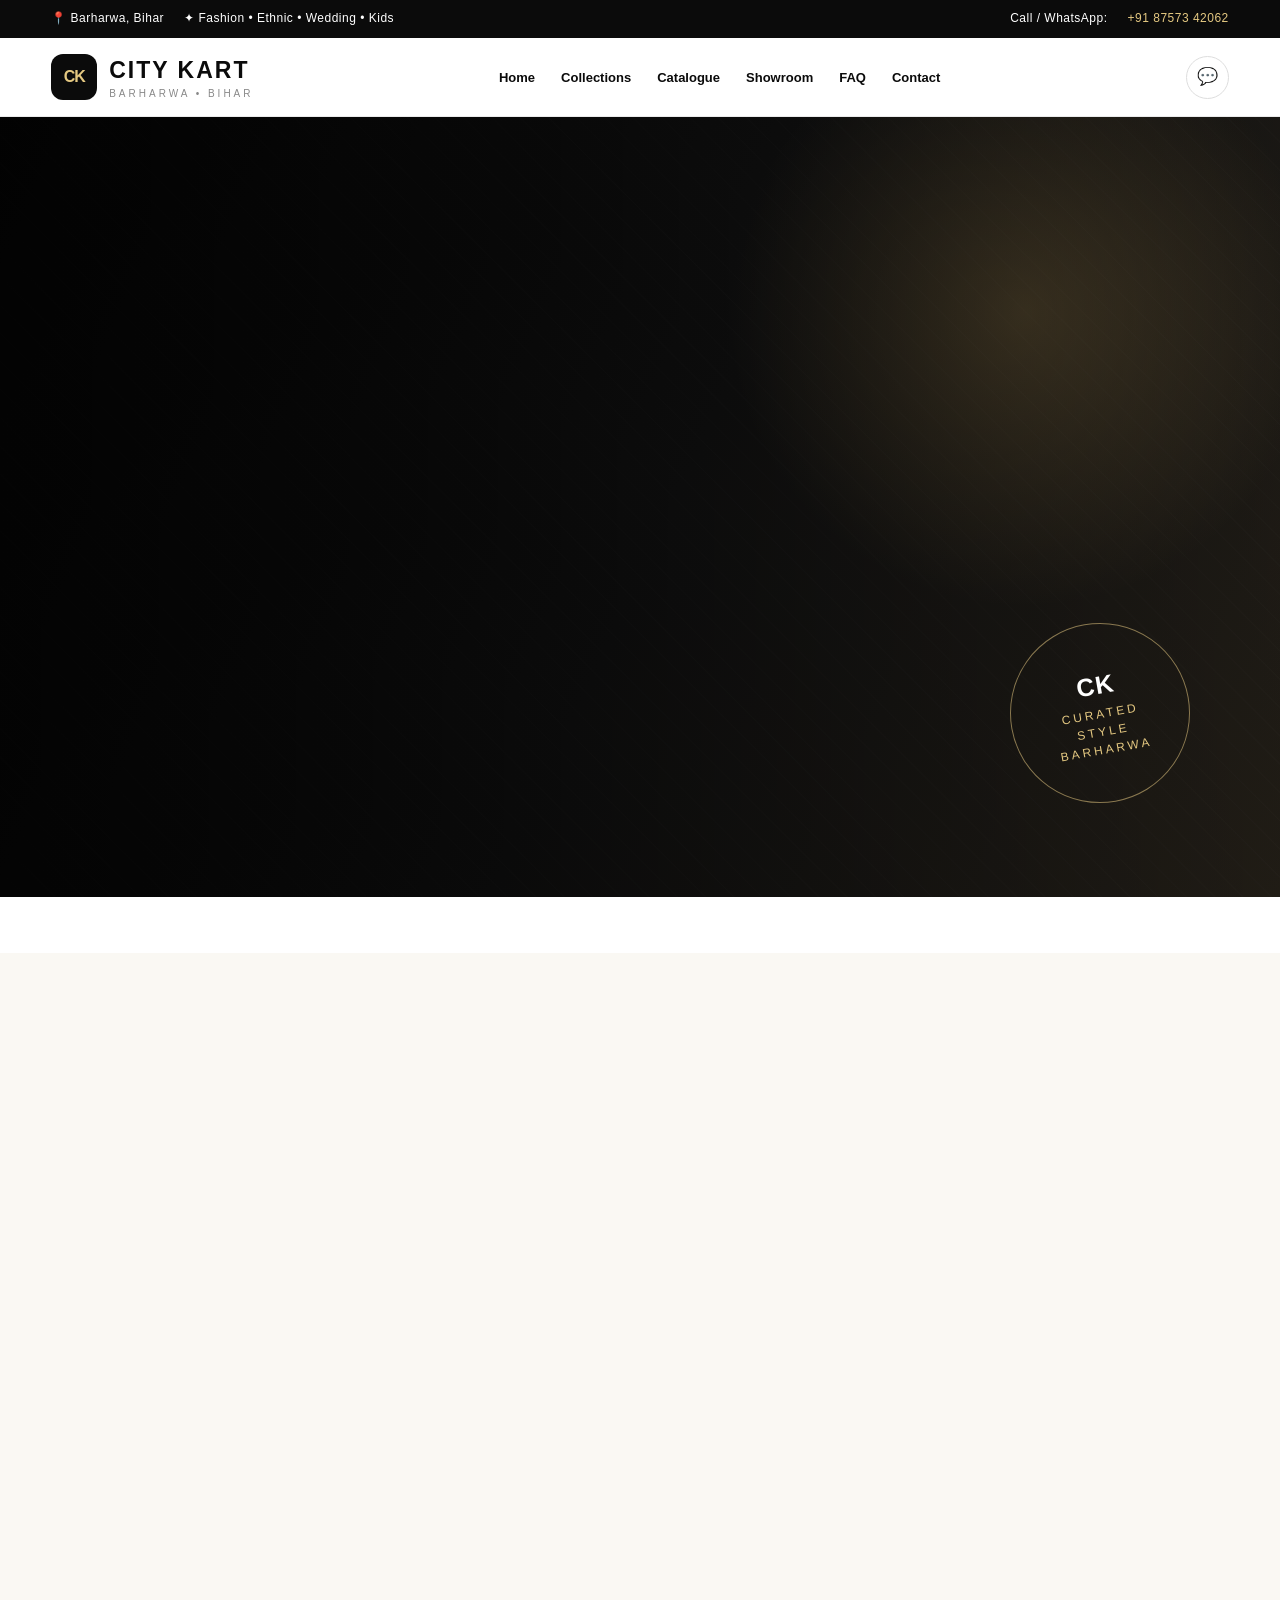
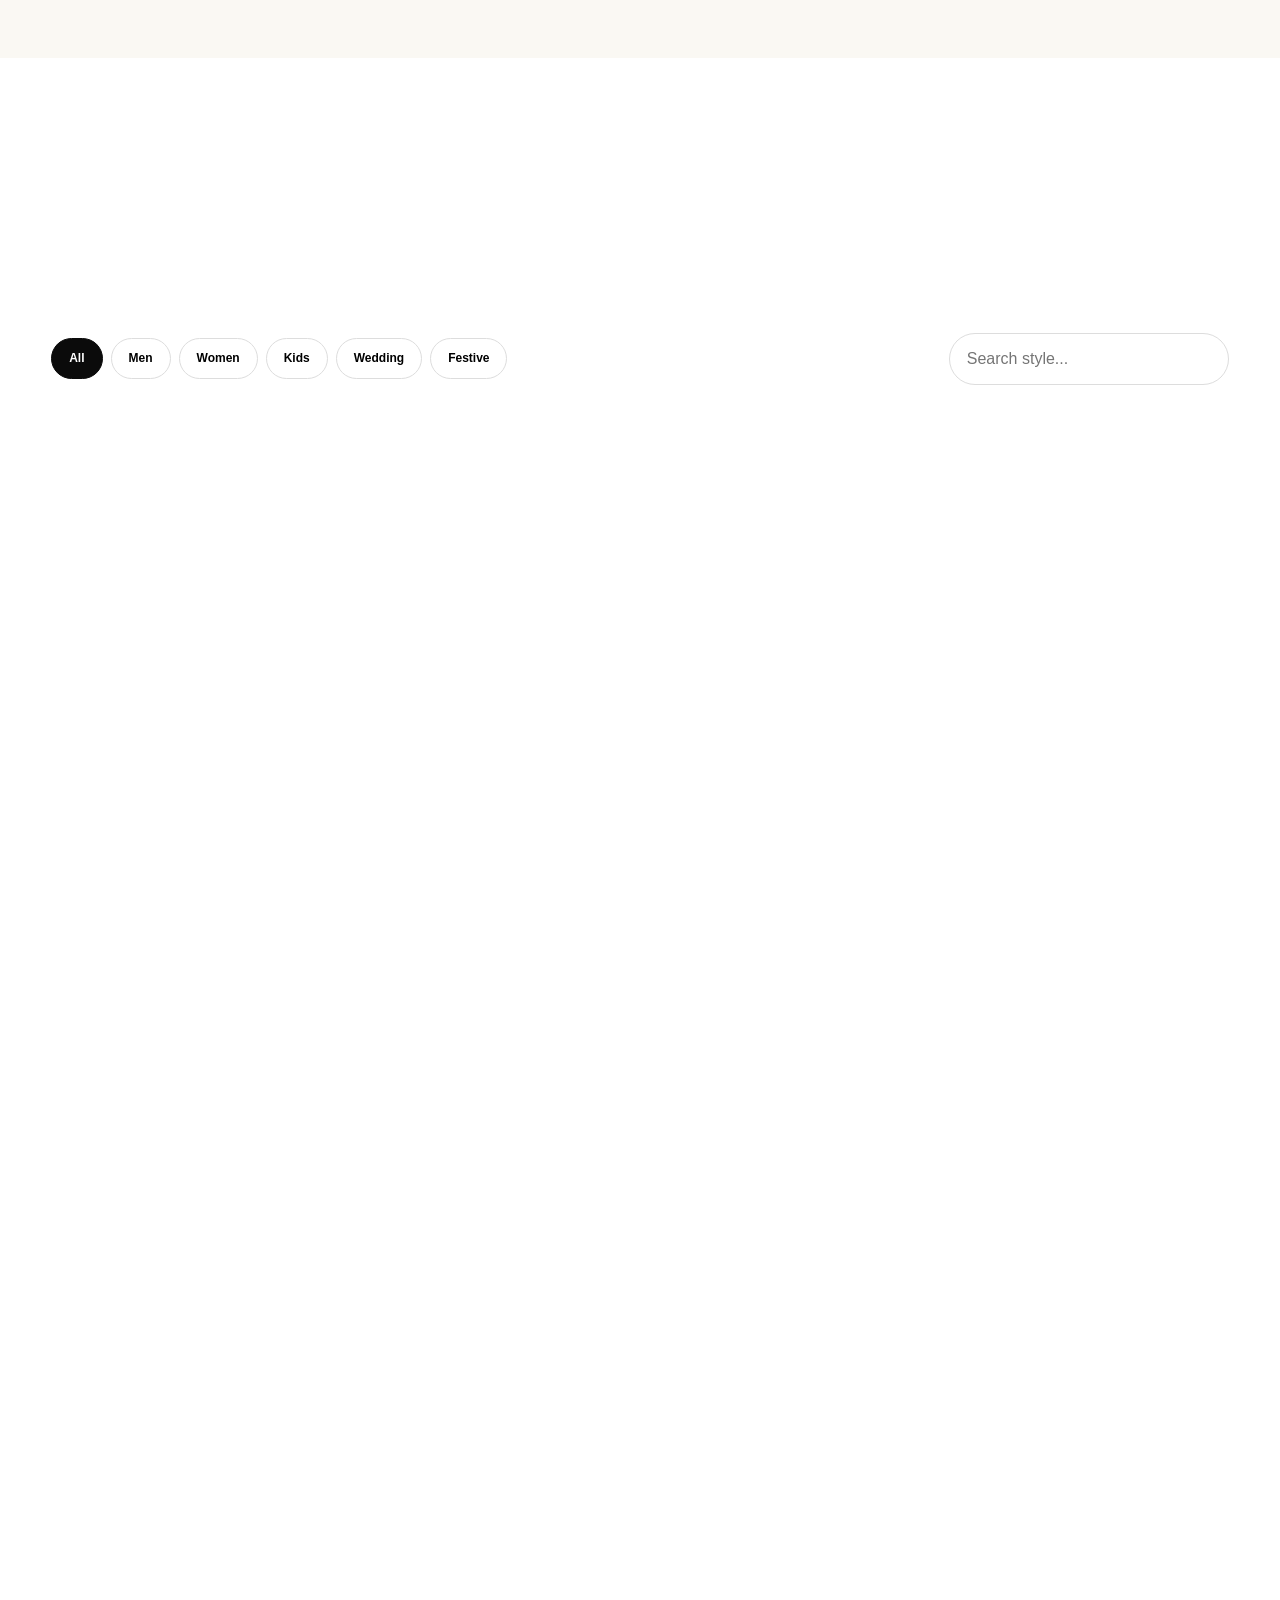
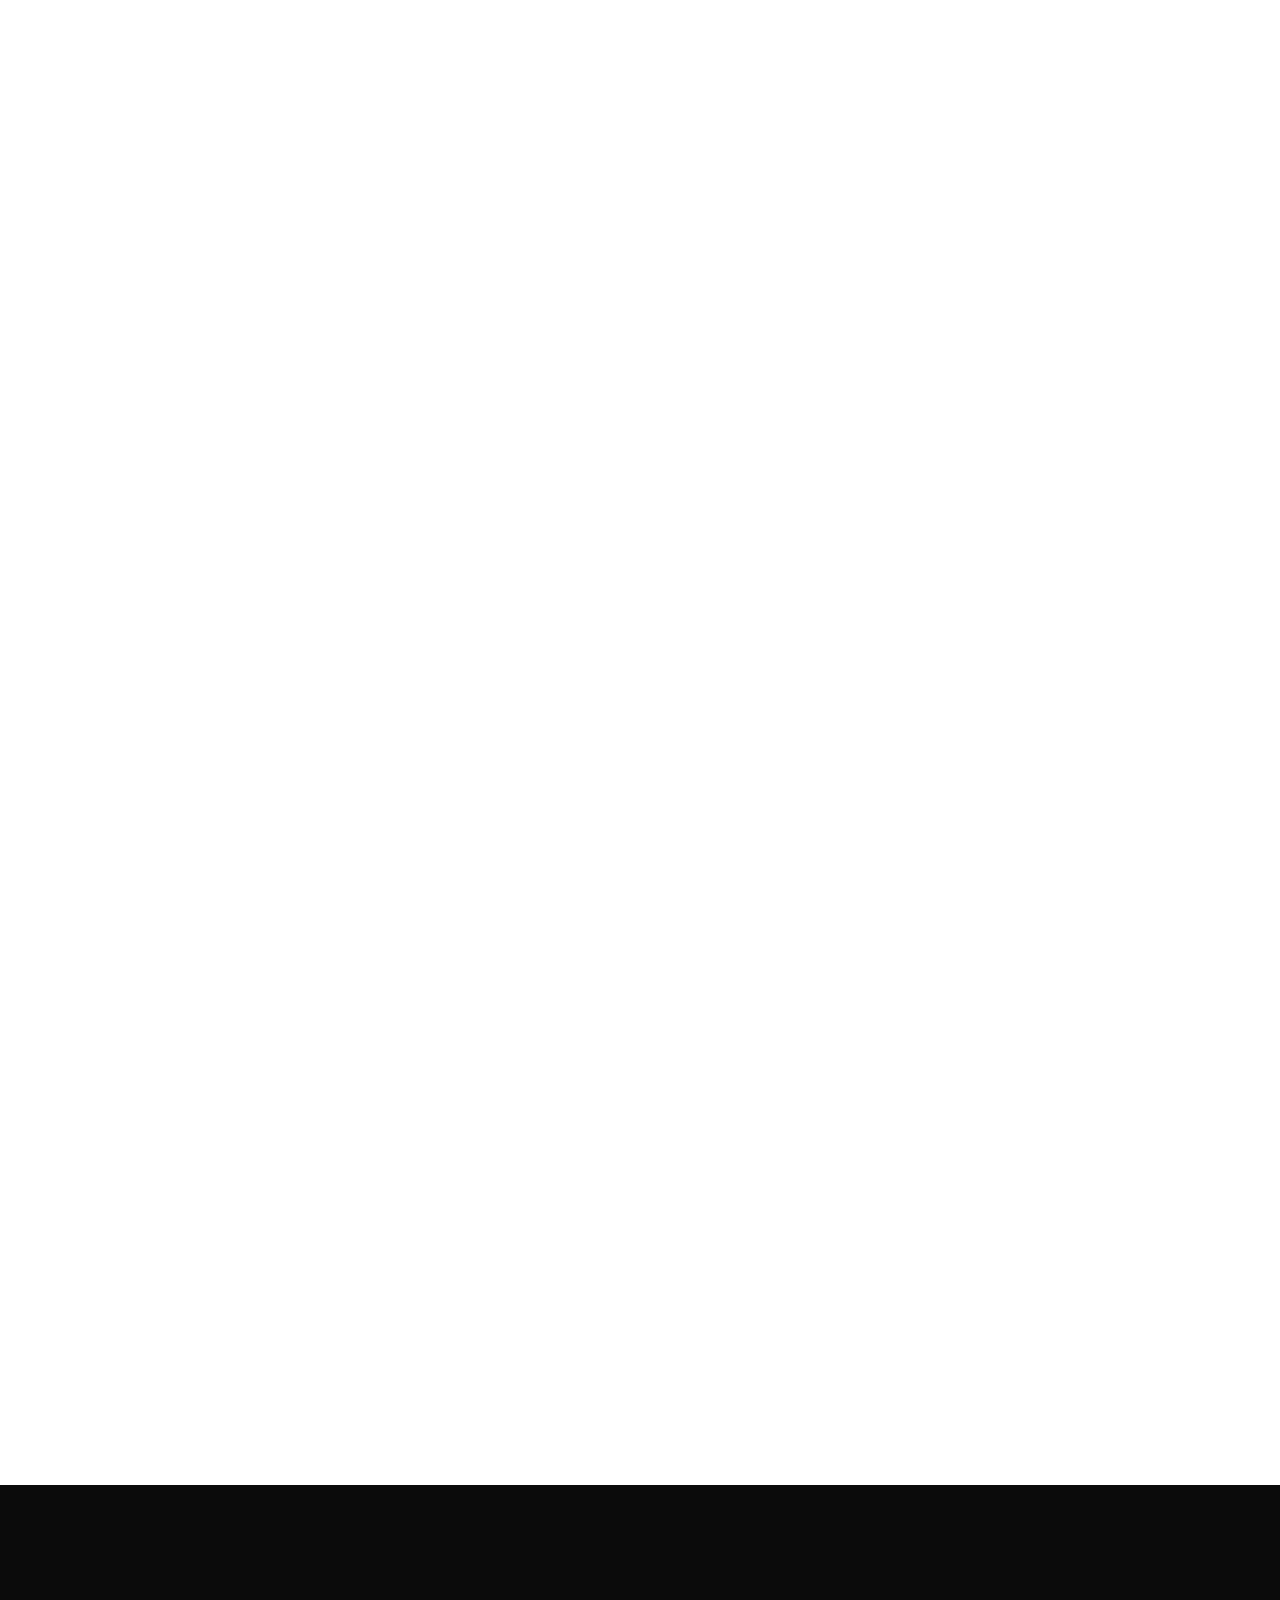
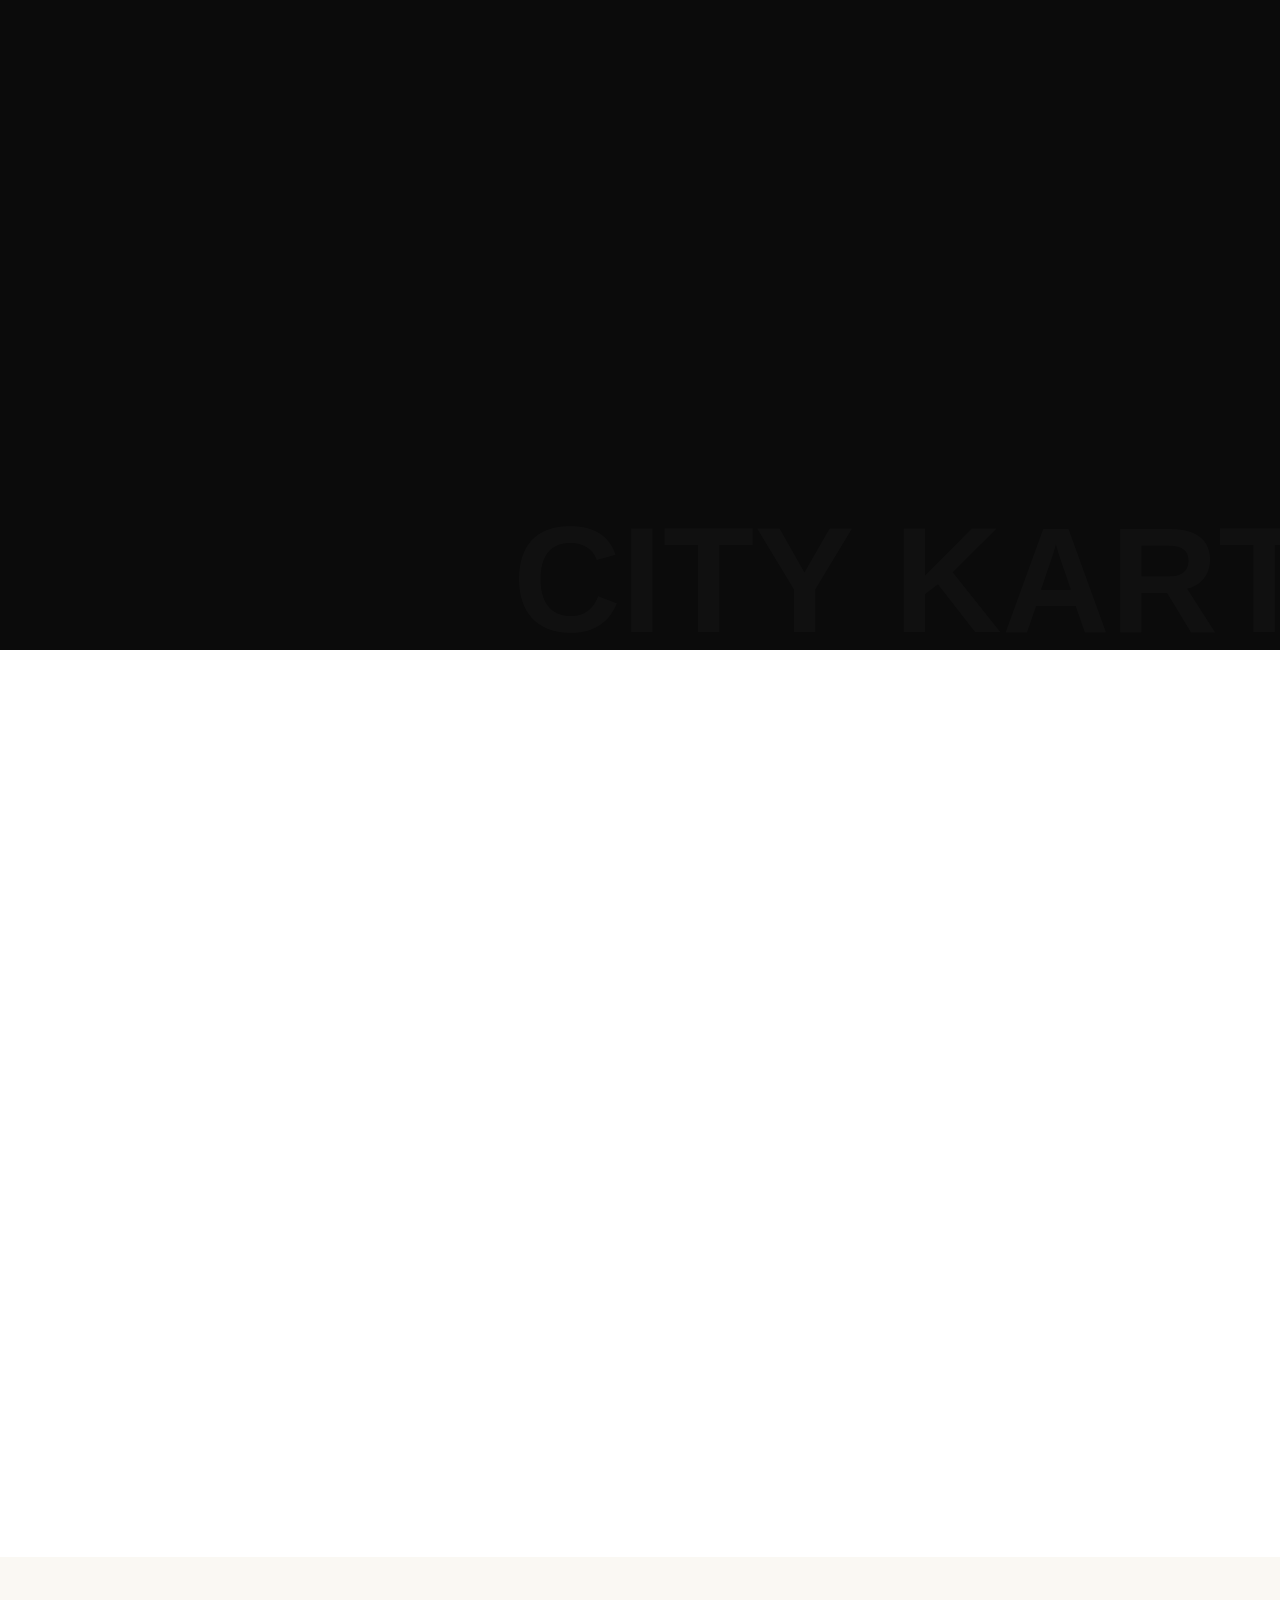
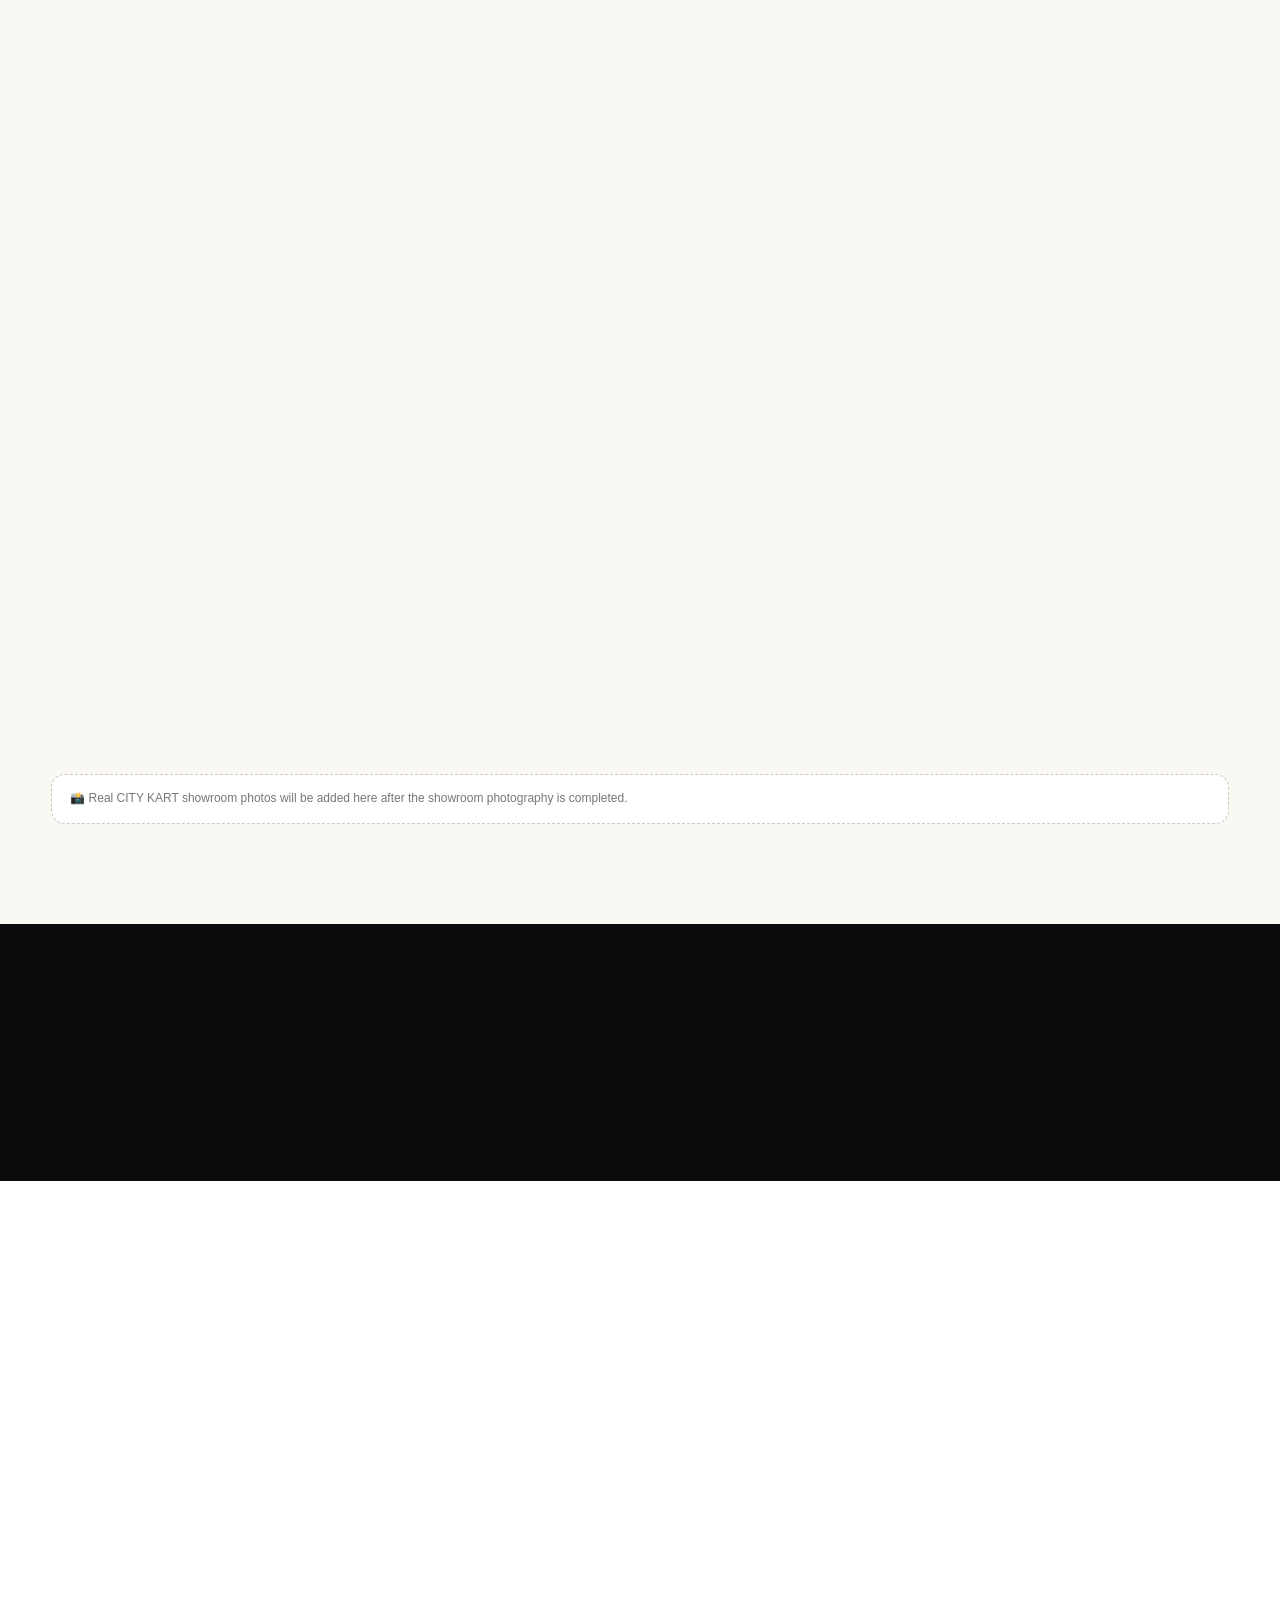
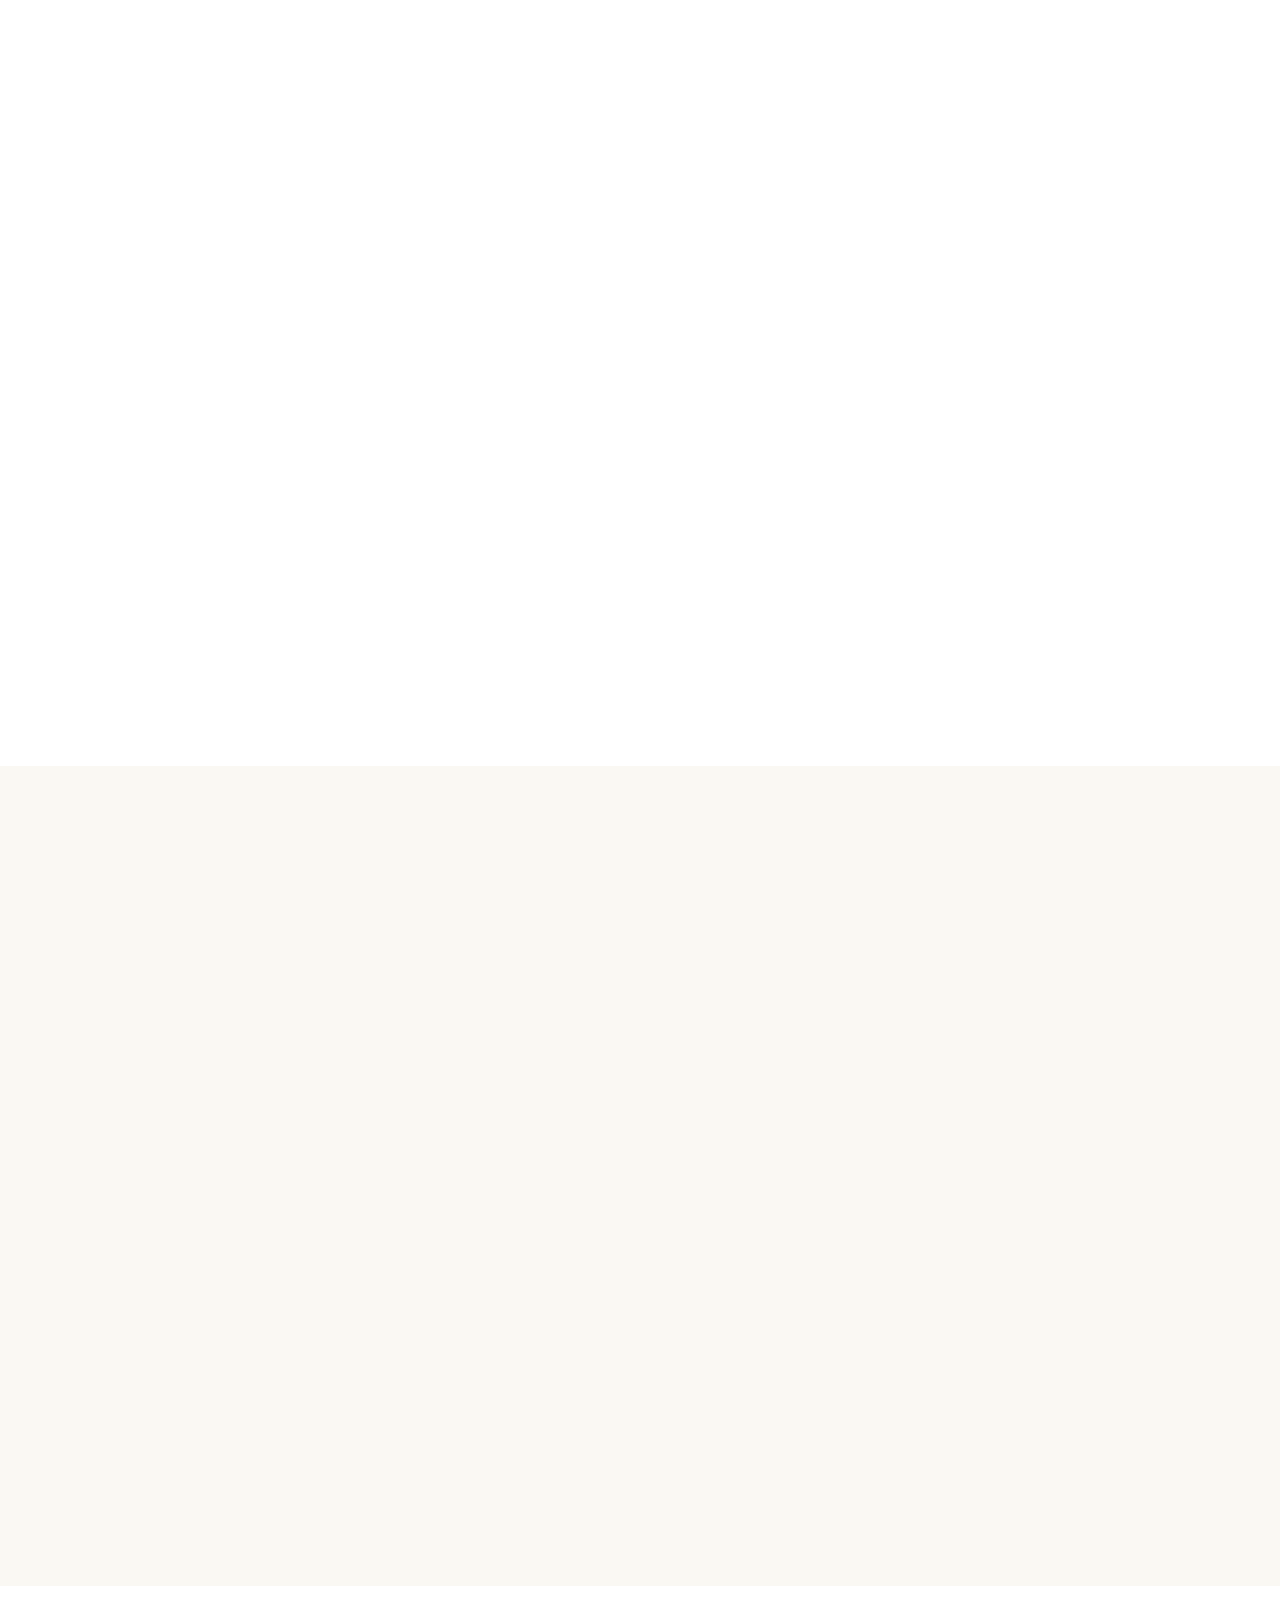
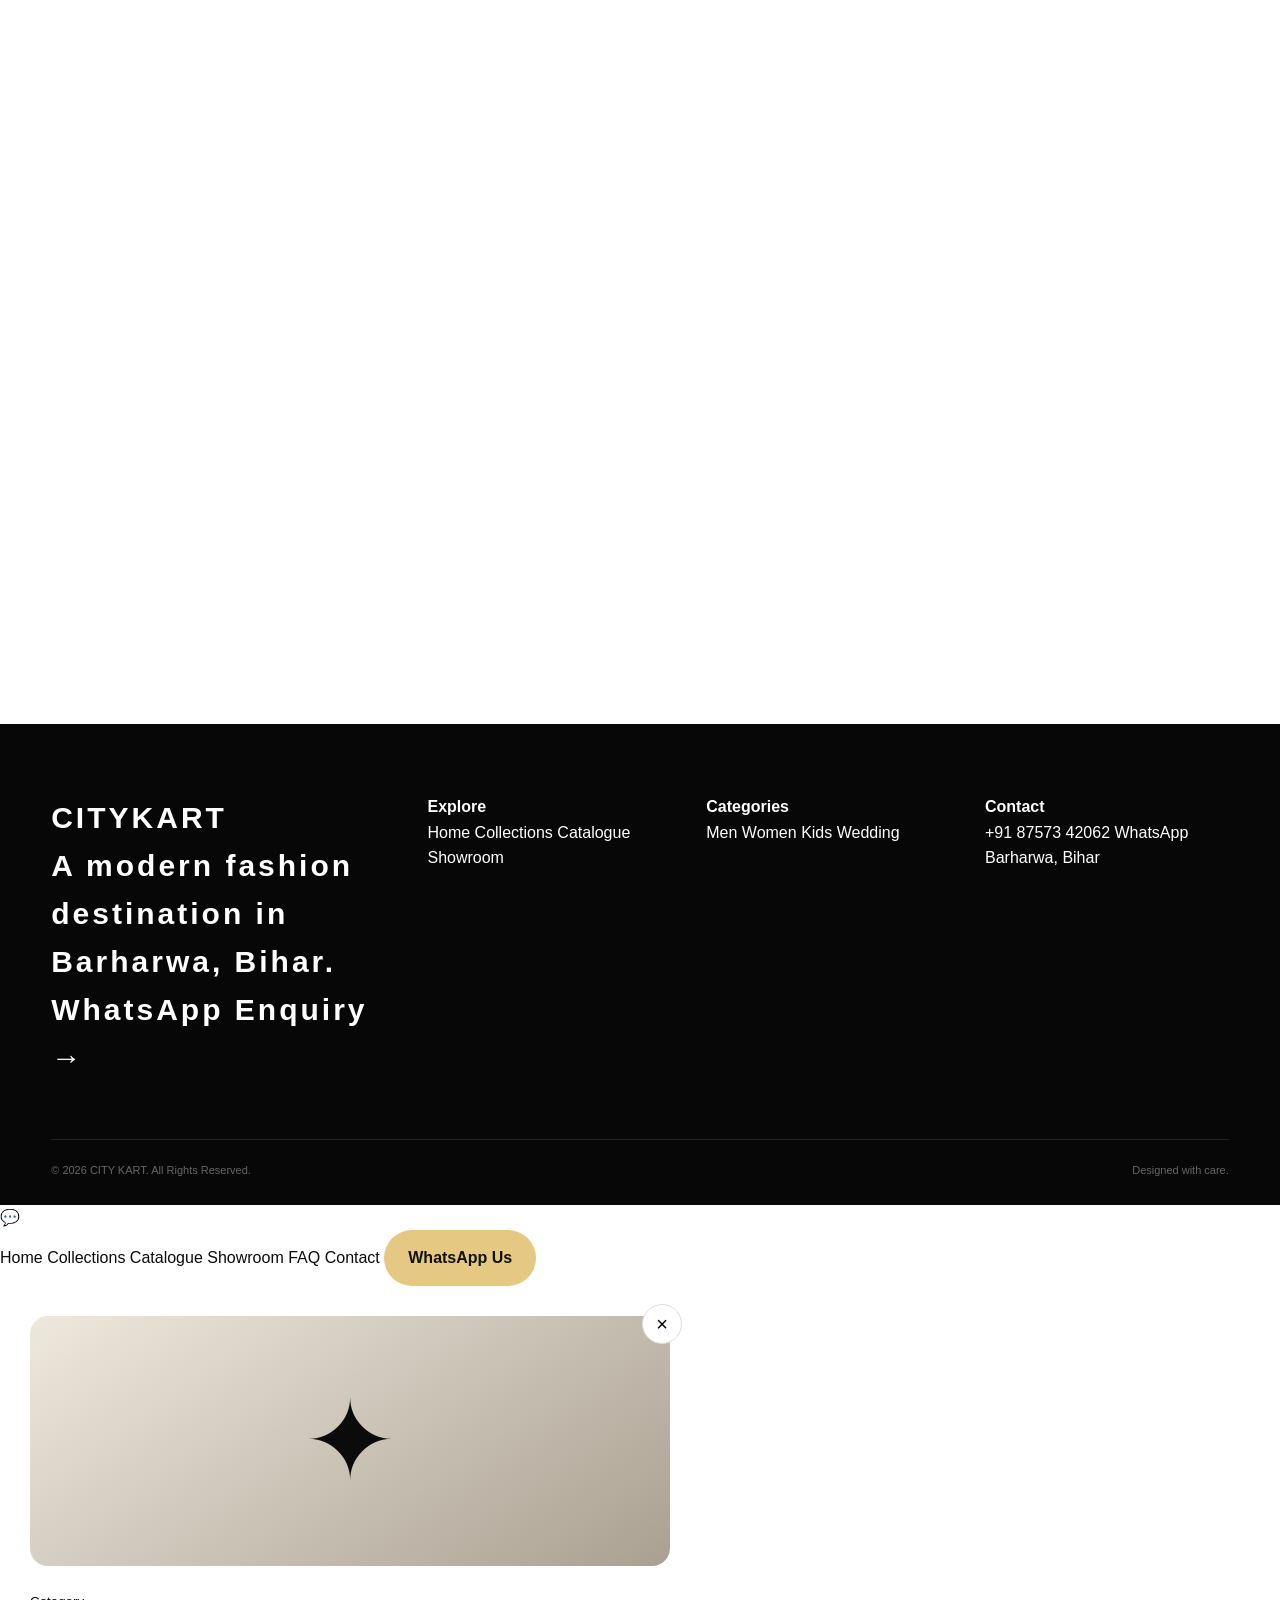
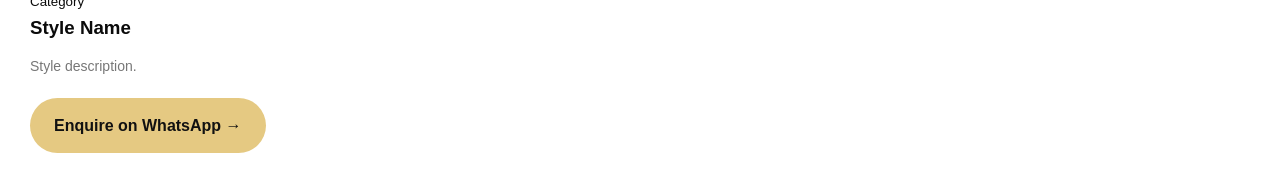
<file: lagli.html>
<!DOCTYPE html>
<html lang="en">
<head>
  <meta charset="UTF-8">

  <meta name="viewport"
        content="width=device-width, initial-scale=1.0">

  <meta name="theme-color" content="#111111">

  <meta name="description"
        content="CITY KART Barharwa — Fashion, ethnic wear, wedding collection, festive collection, men's, women's and kids' fashion.">

  <title>CITY KART | Barharwa</title>

  <style>
    /* =========================================================
       CITY KART — GRAND MASTER WEBSITE
       All CSS is inside this file.
       ========================================================= */

    :root{
      --black:#0b0b0b;
      --black2:#141414;
      --dark:#1d1d1d;
      --gold:#c9a45c;
      --gold2:#e5c982;
      --cream:#f7f2e8;
      --white:#ffffff;
      --muted:#777;
      --line:#e7e2d8;
      --soft:#faf8f3;
      --success:#25d366;
      --shadow:0 20px 60px rgba(0,0,0,.12);
      --radius:22px;
      --max:1280px;
    }

    *{
      margin:0;
      padding:0;
      box-sizing:border-box;
    }

    html{
      scroll-behavior:smooth;
    }

    body{
      font-family:Arial, Helvetica, sans-serif;
      background:var(--white);
      color:var(--black);
      line-height:1.6;
      overflow-x:hidden;
    }

    img{
      max-width:100%;
      display:block;
    }

    a{
      color:inherit;
      text-decoration:none;
    }

    button,
    input,
    textarea,
    select{
      font:inherit;
    }

    button{
      cursor:pointer;
    }

    .container{
      width:min(92%,var(--max));
      margin:auto;
    }

    /* =========================================================
       PRELOADER
       ========================================================= */

    #loader{
      position:fixed;
      inset:0;
      background:var(--black);
      z-index:99999;
      display:flex;
      align-items:center;
      justify-content:center;
      transition:.6s ease;
    }

    #loader.hide{
  opacity:0;
  visibility:hidden;
  pointer-events:none;
}

    .loader-box{
      text-align:center;
      color:white;
    }

    .loader-logo{
      font-size:42px;
      letter-spacing:8px;
      font-weight:900;
    }

    .loader-sub{
      color:var(--gold2);
      letter-spacing:4px;
      margin-top:8px;
      font-size:12px;
    }

    .loader-line{
      width:180px;
      height:2px;
      background:#333;
      margin:25px auto 0;
      overflow:hidden;
    }

    .loader-line span{
      display:block;
      height:100%;
      width:45%;
      background:var(--gold);
      animation:loading 1.2s infinite ease-in-out;
    }

    @keyframes loading{
      0%{transform:translateX(-180px)}
      100%{transform:translateX(220px)}
    }

    /* =========================================================
       TOP BAR
       ========================================================= */

    .topbar{
      background:var(--black);
      color:white;
      min-height:38px;
      display:flex;
      align-items:center;
      font-size:12px;
      letter-spacing:.5px;
    }

    .topbar-inner{
      display:flex;
      justify-content:space-between;
      align-items:center;
      gap:20px;
    }

    .topbar-left,
    .topbar-right{
      display:flex;
      gap:20px;
      align-items:center;
    }

    .gold{
      color:var(--gold2);
    }

    /* =========================================================
       HEADER
       ========================================================= */

    header{
      position:sticky;
      top:0;
      z-index:5000;
      background:rgba(255,255,255,.96);
      backdrop-filter:blur(15px);
      border-bottom:1px solid rgba(0,0,0,.08);
    }

    .nav{
      min-height:78px;
      display:flex;
      align-items:center;
      justify-content:space-between;
      gap:30px;
    }

    .brand{
      display:flex;
      align-items:center;
      gap:12px;
      min-width:max-content;
    }

    .brand-mark{
      width:46px;
      height:46px;
      background:var(--black);
      color:var(--gold2);
      display:grid;
      place-items:center;
      font-weight:900;
      border-radius:12px;
      letter-spacing:-1px;
    }

    .brand-name{
      font-size:23px;
      font-weight:900;
      letter-spacing:2px;
    }

    .brand-place{
      display:block;
      color:#888;
      font-size:10px;
      letter-spacing:3px;
      margin-top:-2px;
    }

    .nav-links{
      display:flex;
      align-items:center;
      gap:26px;
      list-style:none;
    }

    .nav-links a{
      font-size:13px;
      font-weight:700;
      position:relative;
      padding:10px 0;
    }

    .nav-links a::after{
      content:"";
      position:absolute;
      left:0;
      bottom:2px;
      width:0;
      height:2px;
      background:var(--gold);
      transition:.3s;
    }

    .nav-links a:hover::after{
      width:100%;
    }

    .nav-actions{
      display:flex;
      gap:9px;
      align-items:center;
    }

    .icon-btn{
      width:43px;
      height:43px;
      border:1px solid #ddd;
      background:white;
      border-radius:50%;
      display:grid;
      place-items:center;
      transition:.3s;
      font-size:17px;
    }

    .icon-btn:hover{
      background:var(--black);
      color:white;
      border-color:var(--black);
      transform:translateY(-2px);
    }

    .menu-btn{
      display:none;
    }

    /* =========================================================
       HERO
       ========================================================= */

    .hero{
      min-height:720px;
      background:
        radial-gradient(circle at 80% 25%,rgba(201,164,92,.28),transparent 25%),
        linear-gradient(115deg,#090909 0%,#151515 52%,#27221a 100%);
      color:white;
      position:relative;
      overflow:hidden;
      display:flex;
      align-items:center;
    }

    .hero::before{
      content:"";
      position:absolute;
      inset:0;
      background:
        linear-gradient(90deg,rgba(0,0,0,.75),rgba(0,0,0,.18)),
        repeating-linear-gradient(
          45deg,
          transparent 0,
          transparent 18px,
          rgba(255,255,255,.015) 19px,
          transparent 20px
        );
    }

    .hero-content{
      position:relative;
      z-index:2;
      padding:90px 0;
      max-width:760px;
    }

    .eyebrow{
      display:inline-flex;
      align-items:center;
      gap:10px;
      color:var(--gold2);
      letter-spacing:5px;
      font-size:12px;
      font-weight:800;
      text-transform:uppercase;
      margin-bottom:20px;
    }

    .eyebrow::before{
      content:"";
      width:35px;
      height:1px;
      background:var(--gold2);
    }

    .hero h1{
      font-size:clamp(52px,8vw,110px);
      line-height:.88;
      letter-spacing:-5px;
      margin-bottom:25px;
      font-weight:950;
    }

    .hero h1 span{
      color:var(--gold2);
    }

    .hero p{
      max-width:650px;
      color:#ddd;
      font-size:18px;
      margin-bottom:32px;
    }

    .hero-buttons{
      display:flex;
      gap:14px;
      flex-wrap:wrap;
    }

    .btn{
      border:0;
      padding:15px 24px;
      border-radius:999px;
      font-weight:800;
      display:inline-flex;
      justify-content:center;
      align-items:center;
      gap:9px;
      transition:.3s;
    }

    .btn-gold{
      background:var(--gold2);
      color:#111;
    }

    .btn-gold:hover{
      transform:translateY(-3px);
      box-shadow:0 15px 30px rgba(201,164,92,.2);
    }

    .btn-outline{
      background:transparent;
      color:white;
      border:1px solid rgba(255,255,255,.35);
    }

    .btn-outline:hover{
      background:white;
      color:#111;
    }

    .hero-badge{
      position:absolute;
      right:7%;
      bottom:12%;
      width:180px;
      height:180px;
      border:1px solid rgba(229,201,130,.55);
      border-radius:50%;
      display:grid;
      place-items:center;
      text-align:center;
      transform:rotate(-10deg);
      color:var(--gold2);
      font-size:12px;
      letter-spacing:3px;
      line-height:1.5;
    }

    .hero-badge strong{
      display:block;
      font-size:25px;
      color:white;
      letter-spacing:1px;
    }

    /* =========================================================
       QUICK FEATURES
       ========================================================= */

    .feature-strip{
      background:white;
      box-shadow:0 10px 40px rgba(0,0,0,.07);
      position:relative;
      z-index:4;
      margin-top:-45px;
      border-radius:24px;
    }

    .features{
      display:grid;
      grid-template-columns:repeat(4,1fr);
    }

    .feature{
      padding:28px 22px;
      display:flex;
      gap:14px;
      align-items:flex-start;
      border-right:1px solid #eee;
    }

    .feature:last-child{
      border-right:0;
    }

    .feature-icon{
      font-size:27px;
    }

    .feature h3{
      font-size:14px;
      margin-bottom:4px;
    }

    .feature p{
      color:#777;
      font-size:12px;
    }

    /* =========================================================
       SECTION HEADINGS
       ========================================================= */

    section{
      padding:100px 0;
    }

    .section-head{
      display:flex;
      justify-content:space-between;
      align-items:end;
      gap:25px;
      margin-bottom:45px;
    }

    .section-kicker{
      color:#a6813f;
      text-transform:uppercase;
      letter-spacing:4px;
      font-size:11px;
      font-weight:900;
      margin-bottom:10px;
    }

    .section-title{
      font-size:clamp(32px,4vw,54px);
      line-height:1;
      letter-spacing:-2px;
    }

    .section-description{
      color:#777;
      max-width:530px;
      font-size:15px;
    }

    /* =========================================================
       COLLECTIONS
       ========================================================= */

    .collections{
      background:var(--soft);
    }

    .collection-grid{
      display:grid;
      grid-template-columns:repeat(4,1fr);
      gap:18px;
    }

    .collection-card{
      min-height:330px;
      border-radius:22px;
      overflow:hidden;
      position:relative;
      background:
        linear-gradient(145deg,#222,#777);
      isolation:isolate;
      transition:.45s;
    }

    .collection-card:nth-child(2){
      background:linear-gradient(145deg,#5c4530,#c5a87b);
    }

    .collection-card:nth-child(3){
      background:linear-gradient(145deg,#292b31,#7c8089);
    }

    .collection-card:nth-child(4){
      background:linear-gradient(145deg,#332016,#b68148);
    }

    .collection-card::before{
      content:"";
      position:absolute;
      inset:0;
      background:
        radial-gradient(circle at 70% 25%,rgba(255,255,255,.25),transparent 22%),
        linear-gradient(to top,rgba(0,0,0,.82),transparent 65%);
      z-index:-1;
    }

    .collection-card:hover{
      transform:translateY(-8px);
      box-shadow:var(--shadow);
    }

    .collection-number{
      position:absolute;
      right:20px;
      top:15px;
      color:rgba(255,255,255,.35);
      font-size:45px;
      font-weight:900;
    }

    .collection-content{
      position:absolute;
      left:24px;
      right:24px;
      bottom:25px;
      color:white;
    }

    .collection-content small{
      color:var(--gold2);
      text-transform:uppercase;
      letter-spacing:3px;
    }

    .collection-content h3{
      font-size:29px;
      margin:5px 0;
    }

    .collection-link{
      font-size:12px;
      color:#ddd;
    }

    /* =========================================================
       CATALOGUE
       ========================================================= */

    .catalogue{
      background:white;
    }

    .catalogue-toolbar{
      display:flex;
      justify-content:space-between;
      align-items:center;
      gap:15px;
      margin-bottom:28px;
      flex-wrap:wrap;
    }

    .filters{
      display:flex;
      gap:8px;
      flex-wrap:wrap;
    }

    .filter-btn{
      border:1px solid #ddd;
      background:white;
      padding:10px 17px;
      border-radius:999px;
      font-size:12px;
      font-weight:700;
      transition:.3s;
    }

    .filter-btn:hover,
    .filter-btn.active{
      background:var(--black);
      color:white;
      border-color:var(--black);
    }

    .search-box{
      width:min(100%,280px);
      position:relative;
    }

    .search-box input{
      width:100%;
      border:1px solid #ddd;
      padding:12px 17px;
      border-radius:999px;
      outline:0;
    }

    .search-box input:focus{
      border-color:var(--gold);
    }

    .products-grid{
      display:grid;
      grid-template-columns:repeat(4,1fr);
      gap:20px;
    }

    .product-card{
      border:1px solid #eee;
      border-radius:20px;
      overflow:hidden;
      background:white;
      transition:.35s;
    }

    .product-card:hover{
      transform:translateY(-6px);
      box-shadow:var(--shadow);
    }

    .product-visual{
      height:280px;
      position:relative;
      overflow:hidden;
      display:flex;
      align-items:flex-end;
      justify-content:center;
      background:
        radial-gradient(circle at 50% 25%,rgba(255,255,255,.45),transparent 25%),
        linear-gradient(145deg,#ece7dd,#b5aa99);
    }

    .product-card:nth-child(3n) .product-visual{
      background:linear-gradient(145deg,#ddd8d0,#89847c);
    }

    .product-card:nth-child(4n) .product-visual{
      background:linear-gradient(145deg,#d5c0a3,#705c45);
    }

    .product-card:nth-child(5n) .product-visual{
      background:linear-gradient(145deg,#202020,#5d5d5d);
    }

    .product-symbol{
      font-size:105px;
      filter:drop-shadow(0 18px 12px rgba(0,0,0,.15));
      margin-bottom:20px;
      transition:.4s;
    }

    .product-card:hover .product-symbol{
      transform:scale(1.08) translateY(-6px);
    }

    .product-tag{
      position:absolute;
      top:14px;
      left:14px;
      background:var(--black);
      color:white;
      padding:6px 10px;
      border-radius:999px;
      font-size:9px;
      font-weight:900;
      letter-spacing:1px;
    }

    .product-info{
      padding:18px;
    }

    .product-category{
      color:#9c7b43;
      font-size:10px;
      letter-spacing:2px;
      text-transform:uppercase;
      font-weight:900;
    }

    .product-info h3{
      font-size:18px;
      margin:5px 0;
    }

    .product-info p{
      color:#777;
      font-size:12px;
      min-height:38px;
    }

    .product-bottom{
      display:flex;
      justify-content:space-between;
      align-items:center;
      margin-top:15px;
    }

    .enquire-btn{
      border:0;
      background:var(--black);
      color:white;
      border-radius:999px;
      padding:9px 13px;
      font-size:11px;
      font-weight:800;
    }

    .details-btn{
      background:transparent;
      border:0;
      color:#777;
      font-size:11px;
      font-weight:800;
    }

    .no-products{
      grid-column:1/-1;
      text-align:center;
      padding:50px;
      color:#777;
      display:none;
    }

    /* =========================================================
       FEATURED DARK SECTION
       ========================================================= */

    .dark-section{
      background:var(--black);
      color:white;
      position:relative;
      overflow:hidden;
    }

    .dark-section::after{
      content:"CITY KART";
      position:absolute;
      right:-30px;
      bottom:-50px;
      font-size:150px;
      font-weight:900;
      color:rgba(255,255,255,.025);
      pointer-events:none;
    }

    .dark-section .section-description{
      color:#aaa;
    }

    .feature-grid{
      display:grid;
      grid-template-columns:1.4fr 1fr 1fr;
      gap:18px;
    }

    .feature-panel{
      min-height:390px;
      border-radius:24px;
      overflow:hidden;
      position:relative;
      background:linear-gradient(145deg,#1f1f1f,#4d4030);
      padding:30px;
      display:flex;
      flex-direction:column;
      justify-content:flex-end;
      transition:.4s;
    }

    .feature-panel:nth-child(2){
      background:linear-gradient(145deg,#272727,#75624b);
    }

    .feature-panel:nth-child(3){
      background:linear-gradient(145deg,#171717,#464646);
    }

    .feature-panel:hover{
      transform:translateY(-7px);
    }

    .feature-panel span{
      color:var(--gold2);
      font-size:11px;
      letter-spacing:3px;
      font-weight:800;
    }

    .feature-panel h3{
      font-size:34px;
      line-height:1;
      margin:8px 0;
    }

    .feature-panel p{
      color:#ddd;
      font-size:13px;
      max-width:360px;
    }

    /* =========================================================
       WHY CITY KART
       ========================================================= */

    .why-grid{
      display:grid;
      grid-template-columns:repeat(3,1fr);
      gap:20px;
    }

    .why-card{
      border:1px solid var(--line);
      padding:30px;
      border-radius:22px;
      transition:.3s;
    }

    .why-card:hover{
      border-color:var(--gold);
      transform:translateY(-5px);
    }

    .why-number{
      font-size:13px;
      color:var(--gold);
      font-weight:900;
    }

    .why-icon{
      font-size:35px;
      margin:18px 0;
    }

    .why-card h3{
      font-size:20px;
      margin-bottom:8px;
    }

    .why-card p{
      color:#777;
      font-size:13px;
    }

    /* =========================================================
       SHOWROOM
       ========================================================= */

    .showroom{
      background:var(--soft);
    }

    .showroom-grid{
      display:grid;
      grid-template-columns:1.1fr .9fr;
      gap:30px;
      align-items:stretch;
    }

    .showroom-main{
      min-height:520px;
      border-radius:28px;
      overflow:hidden;
      background:
        linear-gradient(to top,rgba(0,0,0,.75),transparent 55%),
        linear-gradient(145deg,#2b2b2b,#b69b70);
      position:relative;
      display:flex;
      align-items:flex-end;
      padding:35px;
      color:white;
    }

    .showroom-main h3{
      font-size:42px;
      line-height:1;
      max-width:500px;
    }

    .showroom-side{
      display:grid;
      grid-template-rows:1fr 1fr;
      gap:20px;
    }

    .showroom-small{
      border-radius:24px;
      padding:30px;
      color:white;
      min-height:240px;
      display:flex;
      flex-direction:column;
      justify-content:flex-end;
      background:
        linear-gradient(to top,rgba(0,0,0,.7),transparent),
        linear-gradient(145deg,#6b5a47,#d5c1a0);
    }

    .showroom-small:nth-child(2){
      background:
        linear-gradient(to top,rgba(0,0,0,.75),transparent),
        linear-gradient(145deg,#252525,#777);
    }

    .showroom-small h3{
      font-size:25px;
    }

    .photo-note{
      margin-top:22px;
      padding:14px 18px;
      border:1px dashed #cfc8bb;
      border-radius:14px;
      color:#777;
      font-size:12px;
      background:white;
    }

    /* =========================================================
       STATS
       ========================================================= */

    .stats{
      background:var(--black);
      color:white;
      padding:65px 0;
    }

    .stats-grid{
      display:grid;
      grid-template-columns:repeat(4,1fr);
      gap:20px;
    }

    .stat{
      text-align:center;
      padding:15px;
      border-right:1px solid #333;
    }

    .stat:last-child{
      border-right:0;
    }

    .stat strong{
      font-size:45px;
      display:block;
      color:var(--gold2);
    }

    .stat span{
      color:#aaa;
      font-size:12px;
      letter-spacing:1px;
    }

    /* =========================================================
       SERVICES
       ========================================================= */

    .service-grid{
      display:grid;
      grid-template-columns:repeat(4,1fr);
      gap:18px;
    }

    .service-card{
      padding:28px;
      background:var(--soft);
      border-radius:20px;
      transition:.3s;
    }

    padding:28px;
      background:var(--soft);
      border-radius:20px;
      transition:.3s;
    }

    .service-card:hover{
      transform:translateY(-5px);
      box-shadow:var(--shadow);
    }

    .service-icon{
      width:55px;
      height:55px;
      border-radius:16px;
      background:var(--black);
      color:var(--gold2);
      display:grid;
      place-items:center;
      font-size:25px;
      margin-bottom:20px;
    }

    .service-card h3{
      font-size:18px;
      margin-bottom:8px;
    }

    .service-card p{
      color:#777;
      font-size:13px;
    }

    /* =========================================================
       REVIEWS
       ========================================================= */

    .reviews{
      background:white;
    }

    .review-grid{
      display:grid;
      grid-template-columns:repeat(3,1fr);
      gap:20px;
    }

    .review-card{
      border:1px solid var(--line);
      border-radius:22px;
      padding:28px;
    }

    .stars{
      color:#c9a45c;
      letter-spacing:3px;
      margin-bottom:15px;
    }

    .review-card p{
      color:#555;
      font-size:14px;
      margin-bottom:20px;
    }

    .review-name{
      font-weight:900;
      font-size:13px;
    }

    .review-note{
      color:#999;
      font-size:10px;
      margin-top:4px;
    }

    /* =========================================================
       FAQ
       ========================================================= */

    .faq{
      background:var(--soft);
    }

    .faq-wrap{
      max-width:900px;
      margin:auto;
    }

    .faq-item{
      background:white;
      border:1px solid var(--line);
      border-radius:16px;
      margin-bottom:12px;
      overflow:hidden;
    }

    .faq-question{
      width:100%;
      border:0;
      background:white;
      padding:20px 22px;
      display:flex;
      justify-content:space-between;
      align-items:center;
      text-align:left;
      font-weight:800;
      font-size:14px;
    }

    .faq-question span{
      font-size:22px;
      transition:.3s;
    }

    .faq-answer{
      max-height:0;
      overflow:hidden;
      transition:.35s ease;
    }

    .faq-answer p{
      padding:0 22px 20px;
      color:#777;
      font-size:13px;
    }

    .faq-item.open .faq-answer{
      max-height:200px;
    }

    .faq-item.open .faq-question span{
      transform:rotate(45deg);
    }

    /* =========================================================
       LOCATION + CONTACT
       ========================================================= */

    .contact{
      background:white;
    }

    .contact-grid{
      display:grid;
      grid-template-columns:.9fr 1.1fr;
      gap:30px;
    }

    .contact-card{
      background:var(--black);
      color:white;
      border-radius:28px;
      padding:40px;
      min-height:100%;
    }

    .contact-card .section-kicker{
      color:var(--gold2);
    }

    .contact-card h3{
      font-size:38px;
      line-height:1.05;
      margin-bottom:18px;
    }

    .contact-card > p{
      color:#aaa;
      font-size:14px;
      margin-bottom:30px;
    }

    .contact-list{
      display:grid;
      gap:18px;
    }

    .contact-row{
      display:flex;
      gap:14px;
      align-items:flex-start;
    }

    .contact-row-icon{
      width:42px;
      height:42px;
      border-radius:12px;
      background:#242424;
      display:grid;
      place-items:center;
      flex:none;
    }

    .contact-row small{
      display:block;
      color:#888;
      font-size:10px;
      text-transform:uppercase;
      letter-spacing:2px;
      margin-bottom:3px;
    }

    .contact-row strong{
      font-size:14px;
    }

    .contact-actions{
      display:flex;
      gap:10px;
      flex-wrap:wrap;
      margin-top:30px;
    }

    .form-card{
      border:1px solid var(--line);
      border-radius:28px;
      padding:40px;
    }

    .form-card h3{
      font-size:30px;
      margin-bottom:8px;
    }

    .form-card > p{
      color:#777;
      font-size:13px;
      margin-bottom:25px;
    }

    .form-grid{
      display:grid;
      grid-template-columns:1fr 1fr;
      gap:16px;
    }

    .field{
      display:flex;
      flex-direction:column;
      gap:7px;
    }

    .field.full{
      grid-column:1/-1;
    }

    .field label{
      font-size:11px;
      font-weight:900;
      letter-spacing:1px;
      text-transform:uppercase;
    }

    .field input,
    .field textarea,
    .field select{
      width:100%;
      border:1px solid #ddd;
      background:#fafafa;
      padding:13px 15px;
      border-radius:12px;
      outline:none;
    }

    .field input:focus,
    .field textarea:focus,
    .field select:focus{
      border-color:var(--gold);
      background:white;
    }

    .field textarea{
      min-height:130px;
      resize:vertical;
    }

    .submit-btn{
      margin-top:18px;
      width:100%;
      border:0;
      background:var(--black);
      color:white;
      padding:15px;
      border-radius:999px;
      font-weight:900;
    }

    .submit-btn:hover{
      background:#222;
    }

    /* =========================================================
       FOOTER
       ========================================================= */

    footer{
      background:#070707;
      color:white;
      padding:70px 0 25px;
    }

    .footer-grid{
      display:grid;
      grid-template-columns:1.4fr 1fr 1fr 1fr;
      gap:35px;
      padding-bottom:45px;
    }

    .footer-brand{
      font-size:30px;
      font-weight:900;
      letter-spacing:3px;
      margin-bottom:12px;
    }

    .footer-col p{
      color:#888;
      font-size:13px;
      max-width:330px;
    }

    .footer-col h4{
      color:var(--gold2);
      font-size:12px;
      letter-spacing:2px;
      text-transform:uppercase;
      margin-bottom:17px;
    }

    .footer-links{
      display:grid;
      gap:10px;
    }

    .footer-links a{
      color:#aaa;
      font-size:13px;
      transition:.2s;
    }

    .footer-links a:hover{
      color:white;
      padding-left:4px;
    }

    .footer-bottom{
      border-top:1px solid #222;
      padding-top:22px;
      display:flex;
      justify-content:space-between;
      gap:15px;
      color:#666;
      font-size:11px;
      flex-wrap:wrap;
    }

    /* =========================================================
       FLOATING WHATSAPP
       ========================================================= */

    .whatsapp-float{
      position:fixed;
      right:20px;
      bottom:22px;
      width:58px;
      height:58px;
      border-radius:50%;
      background:var(--success);
      color:white;
      display:grid;
      place-items:center;
      font-size:27px;
      z-index:7000;
      box-shadow:0 12px 35px rgba(0,0,0,.2);
      transition:.3s;
    }

    .whatsapp-float:hover{
      transform:scale(1.08);
    }

    /* =========================================================
       BACK TO TOP
       ========================================================= */

    .back-top{
      position:fixed;
      right:22px;
      bottom:92px;
      width:42px;
      height:42px;
      border-radius:50%;
      border:1px solid #ddd;
      background:white;
      display:grid;
      place-items:center;
      opacity:0;
      visibility:hidden;
      transition:.3s;
      z-index:6000;
    }

    .back-top.show{
      opacity:1;
      visibility:visible;
    }

    /* =========================================================
       MOBILE NAV
       ========================================================= */

    .mobile-nav{
      display:none;
    }

    /* =========================================================
       MODAL
       ========================================================= */

    .modal{
      position:fixed;
      inset:0;
      background:rgba(0,0,0,.7);
      z-index:99990;
      display:none;
      align-items:center;
      justify-content:center;
      padding:20px;
    }

    .modal.show{
      display:flex;
    }

    .modal-box{
      width:min(700px,100%);
      max-height:90vh;
      overflow:auto;
      background:white;
      border-radius:25px;
      padding:30px;
      position:relative;
    }

    .modal-close{
      position:absolute;
      right:18px;
      top:18px;
      width:40px;
      height:40px;
      border-radius:50%;
      border:1px solid #ddd;
      background:white;
      font-size:20px;
    }

    .modal-visual{
      height:250px;
      border-radius:18px;
      display:grid;
      place-items:center;
      background:linear-gradient(145deg,#eee8dd,#aaa092);
      margin-bottom:22px;
    }

    .modal-symbol{
      font-size:110px;
    }

    .modal-box h2{
      font-size:30px;
      margin-bottom:5px;
    }

    .modal-category{
      color:#9c7b43;
      text-transform:uppercase;
      letter-spacing:2px;
      font-size:10px;
      font-weight:900;
    }

    .modal-box p{
      color:#777;
      margin:12px 0 20px;
      font-size:14px;
    }

    /* =========================================================
       REVEAL ANIMATION
       ========================================================= */

    .reveal{
      opacity:0;
      transform:translateY(25px);
      transition:.8s ease;
    }

    .reveal.visible{
      opacity:1;
      transform:none;
    }

    /* =========================================================
       RESPONSIVE
       ========================================================= */

    @media(max-width:1100px){

      .products-grid{
        grid-template-columns:repeat(3,1fr);
      }

      .collection-grid{
        grid-template-columns:repeat(2,1fr);
      }

      .feature-grid{
        grid-template-columns:1fr 1fr;
      }

      .feature-panel:first-child{
        grid-column:1/-1;
      }

      .service-grid{
        grid-template-columns:repeat(2,1fr);
      }

      .footer-grid{
        grid-template-columns:1.5fr 1fr 1fr;
      }
    }

    @media(max-width:850px){

      .nav-links{
        position:absolute;
        left:0;
        right:0;
        top:78px;
        background:white;
        padding:15px 5%;
        display:none;
        flex-direction:column;
        align-items:flex-start;
        border-bottom:1px solid #ddd;
        box-shadow:0 15px 30px rgba(0,0,0,.08);
      }

      .nav-links.open{
        display:flex;
      }

      .menu-btn{
        display:grid;
      }

      .nav-actions .desktop-only{
        display:none;
      }

      .hero{
        min-height:650px;
      }

      .hero-badge{
        width:130px;
        height:130px;
        right:5%;
        bottom:8%;
      }

      .hero-badge strong{
        font-size:18px;
      }

      .features{
        grid-template-columns:1fr 1fr;
      }

      .feature:nth-child(2){
        border-right:0;
      }

      .feature:nth-child(-n+2){
        border-bottom:1px solid #eee;
      }

      .showroom-grid,
      .contact-grid{
        grid-template-columns:1fr;
      }

      .stats-grid{
        grid-template-columns:1fr 1fr;
      }

      .stat:nth-child(2){
        border-right:0;
      }

      .stat:nth-child(-n+2){
        border-bottom:1px solid #333;
      }

      .review-grid,
      .why-grid{
        grid-template-columns:1fr 1fr;
      }
    }

    @media(max-width:650px){

      section{
        padding:75px 0;
      }

      .topbar{
        display:none;
      }

      .nav{
        min-height:68px;
      }

      .nav-links{
        top:68px;
      }

      .brand-name{
        font-size:19px;
      }

      .brand-mark{
        width:40px;
        height:40px;
      }

      .hero{
        min-height:620px;
      }

      .hero-content{
        padding:70px 0;
      }

      .hero h1{
        font-size:54px;
        letter-spacing:-3px;
      }

      .hero p{
        font-size:15px;
      }

      .hero-badge{
        display:none;
      }

      .feature-strip{
        margin-top:-25px;
      }

      .features{
        grid-template-columns:1fr;
      }

      .feature{
        border-right:0 !important;
        border-bottom:1px solid #eee;
      }

      .feature:last-child{
        border-bottom:0;
      }

      .section-head{
        display:block;
      }

      .section-description{
        margin-top:15px;
      }

      .collection-grid,
      .products-grid,
      .why-grid,
      .review-grid,
      .service-grid{
        grid-template-columns:1fr;
      }

      .products-grid{
        gap:15px;
      }

      .product-visual{
        height:260px;
      }

      .feature-grid{
        grid-template-columns:1fr;
      }

      .feature-panel:first-child{
        grid-column:auto;
      }

      .showroom-main{
        min-height:400px;
      }

      .showroom-main h3{
        font-size:34px;
      }

      .stats-grid{
        grid-template-columns:1fr 1fr;
      }

      .stat{
        border-right:0 !important;
      }

      .form-grid{
        grid-template-columns:1fr;
      }

      .field.full{
        grid-column:auto;
      }

      .contact-card,
      .form-card{
        padding:27px;
      }

      .footer-grid{
        grid-template-columns:1fr 1fr;
      }

      .footer-grid > :first-child{
        grid-column:1/-1;
      }

      .mobile-nav{
        position:fixed;
        left:10px;
        right:10px;
        bottom:10px;
        z-index:8000;
        background:rgba(15,15,15,.96);
        border:1px solid #333;
        border-radius:20px;
        display:grid;
        grid-template-columns:repeat(4,1fr);
        padding:8px;
        box-shadow:0 15px 40px rgba(0,0,0,.25);
      }

      .mobile-nav a{
        color:#aaa;
        text-align:center;
        font-size:10px;
        padding:7px 2px;
      }

      .mobile-nav a span{
        display:block;
        font-size:18px;
        margin-bottom:2px;
      }

      .mobile-nav a:hover{
        color:white;
      }

      .whatsapp-float{
        bottom:80px;
        right:15px;
      }

      .back-top{
        bottom:145px;
        right:18px;
      }
    }
  </style>
</head>

<body>

  <!-- =========================================================
       PRELOADER
       ========================================================= -->

  <div id="loader">
    <div class="loader-box">
      <div class="loader-logo">CITY KART</div>
      <div class="loader-sub">BARHARWA • BIHAR</div>
      <div class="loader-line">
        <span></span>
      </div>
    </div>
  </div>

  <!-- =========================================================
       TOP BAR
       ========================================================= -->

  <div class="topbar">
    <div class="container topbar-inner">

      <div class="topbar-left">
        <span>📍 Barharwa, Bihar</span>
        <span>✦ Fashion • Ethnic • Wedding • Kids</span>
      </div>

      <div class="topbar-right">
        <span>Call / WhatsApp:</span>
        <a class="gold" id="topPhone" href="tel:+918757342062">
          +91 87573 42062
        </a>
      </div>

    </div>
  </div>

  <!-- =========================================================
       HEADER
       ========================================================= -->

  <header>

    <div class="container nav">

      <a href="#home" class="brand">

        <div class="brand-mark">
          CK
        </div>

        <div>
          <div class="brand-name">
            CITY KART
          </div>

          <span class="brand-place">
            BARHARWA • BIHAR
          </span>
        </div>

      </a>

      <ul class="nav-links" id="navLinks">
        <li><a href="#home">Home</a></li>
        <li><a href="#collections">Collections</a></li>
        <li><a href="#catalogue">Catalogue</a></li>
        <li><a href="#showroom">Showroom</a></li>
        <li><a href="#faq">FAQ</a></li>
        <li><a href="#contact">Contact</a></li>
      </ul>

      <div class="nav-actions">

        <a class="icon-btn desktop-only"
           id="navWhatsApp"
           href="https://wa.me/918757342062"
           target="_blank"
           aria-label="WhatsApp">
          💬
        </a>

        <button class="icon-btn menu-btn"
                id="menuBtn"
                aria-label="Open Menu">
          ☰
        </button>

      </div>

    </div>

  </header>

  <!-- =========================================================
       HERO
       ========================================================= -->

  <main>

    <section class="hero" id="home">

      <div class="container">

        <div class="hero-content reveal">

          <div class="eyebrow">
            THE NEW FASHION DESTINATION
          </div>

          <h1>
            CITY<br>
            <span>KART</span>
          </h1>

          <p>
            Fashion, ethnic wear, festive styles, wedding collections
            and everyday looks — all brought together in one premium
            shopping destination in Barharwa.
          </p>

          <div class="hero-buttons">

            <a href="#catalogue"
               class="btn btn-gold">
              Explore Collection →
            </a>

            <a href="#contact"
               class="btn btn-outline">
              Enquire Now
            </a>

          </div>

        </div>

      </div>

      <div class="hero-badge">
        <div>
          <strong>CK</strong>
          CURATED<br>
          STYLE<br>
          BARHARWA
        </div>
      </div>

    </section>

    <!-- =======================================================
         QUICK FEATURES
         ======================================================= -->

    <div class="container">

      <div class="feature-strip reveal">

        <div class="features">

          <div class="feature">
            <div class="feature-icon">👔</div>
            <div>
              <h3>Men's Fashion</h3>
              <p>Smart, traditional & everyday styles.</p>
            </div>
          </div>

          <div class="feature">
            <div class="feature-icon">👗</div>
            <div>
              <h3>Women's Fashion</h3>
              <p>Elegant looks for every occasion.</p>
            </div>
          </div>

          <div class="feature">
            <div class="feature-icon">🧒</div>
            <div>
              <h3>Kids Collection</h3>
              <p>Comfortable and stylish choices.</p>
            </div>
          </div>

          <div class="feature">
            <div class="feature-icon">💍</div>
            <div>
              <h3>Wedding & Festive</h3>
              <p>Special styles for special moments.</p>
            </div>
          </div>

        </div>

      </div>

    </div>

    <!-- =======================================================
         COLLECTIONS
         ======================================================= -->

    <section class="collections" id="collections">

      <div class="container">

        <div class="section-head reveal">

          <div>
            <div class="section-kicker">
              Explore
            </div>

            <h2 class="section-title">
              Shop by<br>Collection
            </h2>
          </div>

          <p class="section-description">
            Discover different fashion categories designed for
            everyday wear, celebrations, family shopping and
            special occasions.
          </p>

        </div>

        <div class="collection-grid">

          <article class="collection-card reveal">
            <span class="collection-number">01</span>

            <div class="collection-content">
              <small>For Him</small>
              <h3>Men</h3>
              <span class="collection-link">
                Shirts • Trousers • Ethnic • Casual
              </span>
            </div>
          </article>

          <article class="collection-card reveal">
            <span class="collection-number">02</span>

            <div class="collection-content">
              <small>For Her</small>
              <h3>Wom
          en</h3>

              <span class="collection-link">
                Sarees • Suits • Dresses • Ethnic
              </span>
            </div>
          </article>

          <article class="collection-card reveal">
            <span class="collection-number">03</span>

            <div class="collection-content">
              <small>Little Styles</small>
              <h3>Kids</h3>
              <span class="collection-link">
                Boys • Girls • Festive • Casual
              </span>
            </div>
          </article>

          <article class="collection-card reveal">
            <span class="collection-number">04</span>

            <div class="collection-content">
              <small>Special Moments</small>
              <h3>Wedding</h3>
              <span class="collection-link">
                Occasion • Festive • Family Looks
              </span>
            </div>
          </article>

        </div>

      </div>

    </section>

    <!-- =======================================================
         CATALOGUE
         ======================================================= -->

    <section class="catalogue" id="catalogue">

      <div class="container">

        <div class="section-head reveal">

          <div>
            <div class="section-kicker">
              Style Catalogue
            </div>

            <h2 class="section-title">
              Find Your<br>Next Look
            </h2>
          </div>

          <p class="section-description">
            Browse sample style categories below. Actual products,
            photos and availability can be updated directly for
            the showroom.
          </p>

        </div>

        <div class="catalogue-toolbar">

          <div class="filters">

            <button class="filter-btn active"
                    data-filter="all">
              All
            </button>

            <button class="filter-btn"
                    data-filter="men">
              Men
            </button>

            <button class="filter-btn"
                    data-filter="women">
              Women
            </button>

            <button class="filter-btn"
                    data-filter="kids">
              Kids
            </button>

            <button class="filter-btn"
                    data-filter="wedding">
              Wedding
            </button>

            <button class="filter-btn"
                    data-filter="festive">
              Festive
            </button>

          </div>

          <div class="search-box">
            <input
              type="search"
              id="searchInput"
              placeholder="Search style..."
            >
          </div>

        </div>

        <div class="products-grid" id="productsGrid"></div>

        <div class="no-products" id="noProducts">
          No matching styles found.
        </div>

      </div>

    </section>

    <!-- =======================================================
         CITY KART EDIT
         ======================================================= -->

    <section class="dark-section">

      <div class="container">

        <div class="section-head reveal">

          <div>
            <div class="section-kicker">
              CITY KART Edit
            </div>

            <h2 class="section-title">
              Style For<br>Every Moment
            </h2>
          </div>

          <p class="section-description">
            From everyday dressing to celebrations, discover
            style ideas across different moments of life.
          </p>

        </div>

        <div class="feature-grid">

          <div class="feature-panel reveal">
            <span>01 • OCCASION</span>

            <h3>
              Wedding<br>
              Ready
            </h3>

            <p>
              Occasion-focused styles for family functions,
              celebrations and memorable days.
            </p>
          </div>

          <div class="feature-panel reveal">
            <span>02 • FESTIVE</span>

            <h3>
              Festive<br>
              Mood
            </h3>

            <p>
              Traditional and contemporary combinations
              for festive occasions.
            </p>
          </div>

          <div class="feature-panel reveal">
            <span>03 • EVERYDAY</span>

            <h3>
              Daily<br>
              Style
            </h3>

            <p>
              Comfortable fashion ideas for regular days,
              outings and casual occasions.
            </p>
          </div>

        </div>

      </div>

    </section>

    <!-- =======================================================
         WHY CITY KART
         ======================================================= -->

    <section>

      <div class="container">

        <div class="section-head reveal">

          <div>
            <div class="section-kicker">
              The Experience
            </div>

            <h2 class="section-title">
              Why Visit<br>CITY KART?
            </h2>
          </div>

          <p class="section-description">
            A simple idea: make fashion shopping comfortable,
            organized and enjoyable for the whole family.
          </p>

        </div>

        <div class="why-grid">

          <div class="why-card reveal">
            <div class="why-number">01</div>
            <div class="why-icon">✨</div>
            <h3>Curated Styles</h3>
            <p>
              Fashion categories arranged to make browsing
              easier and more enjoyable.
            </p>
          </div>

          <div class="why-card reveal">
            <div class="why-number">02</div>
            <div class="why-icon">👨‍👩‍👧‍👦</div>
            <h3>Family Shopping</h3>
            <p>
              Men's, women's and kids' categories brought
              together for convenient family shopping.
            </p>
          </div>

          <div class="why-card reveal">
            <div class="why-number">03</div>
            <div class="why-icon">💫</div>
            <h3>Occasion Ready</h3>
            <p>
              Explore ideas for weddings, festivals,
              celebrations and special days.
            </p>
          </div>

          <div class="why-card reveal">
            <div class="why-number">04</div>
            <div class="why-icon">📱</div>
            <h3>Easy Enquiry</h3>
            <p>
              Contact the showroom quickly through WhatsApp
              for style-related enquiries.
            </p>
          </div>

          <div class="why-card reveal">
            <div class="why-number">05</div>
            <div class="why-icon">📍</div>
            <h3>Barharwa Location</h3>
            <p>
              Find the showroom location and plan your visit
              from the website.
            </p>
          </div>

          <div class="why-card reveal">
            <div class="why-number">06</div>
            <div class="why-icon">🛍️</div>
            <h3>One Destination</h3>
            <p>
              Multiple fashion categories in one convenient
              shopping destination.
            </p>
          </div>

        </div>

      </div>

    </section>

    <!-- =======================================================
         SHOWROOM
         ======================================================= -->

    <section class="showroom" id="showroom">

      <div class="container">

        <div class="section-head reveal">

          <div>
            <div class="section-kicker">
              Visit Us
            </div>

            <h2 class="section-title">
              Step Into<br>CITY KART
            </h2>
          </div>

          <p class="section-description">
            Real showroom photographs can be placed here to give
            customers a true visual experience before they visit.
          </p>

        </div>

        <div class="showroom-grid">

          <div class="showroom-main reveal">

            <div>
              <div class="section-kicker">
                Barharwa • Bihar
              </div>

              <h3>
                Your next favourite
                style could be here.
              </h3>
            </div>

          </div>

          <div class="showroom-side">

            <div class="showroom-small reveal">
              <div>
                <div class="section-kicker">
                  Showroom
                </div>

                <h3>
                  Explore the collection.
                </h3>
              </div>
            </div>

            <div class="showroom-small reveal">
              <div>
                <div class="section-kicker">
                  Experience
                </div>

                <h3>
                  See. Select. Style.
                </h3>
              </div>
            </div>

          </div>

        </div>

        <div class="photo-note">
          📸 Real CITY KART showroom photos will be added here
          after the showroom photography is completed.
        </div>

      </div>

    </section>

    <!-- =======================================================
         STATS
         ======================================================= -->

    <section class="stats">

      <div class="container">

        <div class="stats-grid">

          <div class="stat reveal">
            <strong data-count="4">0</strong>
            <span>Fashion Categories</span>
          </div>

          <div class="stat reveal">
            <strong data-count="6">0</strong>
            <span>Style Filters</span>
          </div>

          <div class="stat reveal">
            <strong data-count="24">0</strong>
            <span>Featured Styles</span>
          </div>

          <div class="stat reveal">
            <strong data-count="1">0</strong>
            <span>Fashion Destination</span>
          </div>

        </div>

      </div>

    </section>

    <!-- =======================================================
         SERVICES
         ======================================================= -->

    <section>

      <div class="container">

        <div class="section-head reveal">

          <div>
            <div class="section-kicker">
              Shopping Categories
            </div>

            <h2 class="section-title">
              More Than<br>Just Fashion
            </h2>
          </div>

          <p class="section-description">
            Explore the different ways CITY KART can make your
            shopping journey easier.
          </p>

        </div>

        <div class="service-grid">

          <div class="service-card reveal">
            <div class="service-icon">👔</div>
            <h3>Men's Collection</h3>
            <p>
              Everyday, casual, formal and ethnic style ideas
              for men.
            </p>
          </div>

          <div class="service-card reveal">
            <div class="service-icon">👗</div>
            <h3>Women's Collection</h3>
            <p>
              Elegant ethnic, festive and contemporary style
              categories for women.
            </p>
          </div>

          <div class="service-card reveal">
            <div class="service-icon">🧒</div>
            <h3>Kids Collection</h3>
            <p>
              Comfortable and stylish categories for boys
              and girls.
            </p>
          </div>

          <div class="service-card reveal">
            <div class="service-icon">💍</div>
            <h3>Wedding & Festive</h3>
            <p>
              Occasion-focused fashion ideas for celebrations
              and special moments.
            </p>
          </div>

        </div>

      </div>

    </section>

    <!-- =======================================================
         REVIEWS
         ======================================================= -->

    <section class="reviews">

      <div class="container">

        <div class="section-head reveal">

          <div>
            <div class="section-kicker">
              Customer Voice
            </div>

            <h2 class="section-title">
              What Shoppers<br>May Say
            </h2>
          </div>

          <p class="section-description">
            These are placeholder review cards for the design.
            Real customer reviews should be added only with
            permission.
          </p>

        </div>

        <div class="review-grid">

          <div class="review-card reveal">
            <div class="stars">★★★★★</div>

            <p>
              “Sample review area — real customer feedback can
              be added here later.”
            </p>

            <div class="review-name">
              Customer Review
            </div>

            <div class="review-note">
              Placeholder
            </div>
          </div>

          <div class="review-card reveal">
            <div class="stars">★★★★★</div>

            <p>
              “A professional place to showcase real feedback
              after customers give permission.”
            </p>

            <div class="review-name">
              Customer Review
            </div>

            <div class="review-note">
              Placeholder
            </div>
          </div>

          <div class="review-card reveal">
            <div class="stars">★★★★★</div>

            <p>
              “This section can later display verified customer
              experiences from the showroom.”
            </p>

            <div class="review-name">
              Customer Review
            </div>

            <div class="review-note">
              Placeholder
            </div>
          </div>

        </div>

      </div>

    </section>

    <!-- =======================================================
         FAQ
         ======================================================= -->

    <section class="faq" id="faq">

      <div class="container">

        <div class="section-head reveal">

          <div>
            <div class="section-kicker">
              Help Center
            </div>

            <h2 class="section-title">
              Frequently Asked<br>Questions
            </h2>
          </div>

          <p class="section-description">
            Quick answers for customers planning a visit or
            asking about CITY KART collections.
          </p>

        </div>

        <div class="faq-wrap">

          <div class="faq-item reveal">
            <button class="faq-question">
              What categories are available?
              <span>+</span>
            </button>

            <div class="faq-answer">
              <p>
                CITY KART website categories include men's,
                women's, kids', wedding and festive fashion.
                Actual availability can vary at the showroom.
              </p>
            </div>
          </div>

          <div class="faq-item reveal">
            <button class="faq-question">
              Where is CITY KART located?
              <span>+</span>
            </button>

            <div class="faq-answer">
              <p>
                CITY KART is presented on this website as a
                fashion destination in Barharwa, Bihar.
              </p>
            </div>
          </div>

          <div class="faq-item reveal">
            <button class="faq-question">
              Can I ask about a style on WhatsApp?
              <span>+</span>
            </button>

            <div class="faq-answer">
              <p>
                Yes. Use the WhatsApp enquiry buttons on the
                website to send a quick message.
              </p>
            </div>
          </div>

          <div class="faq-item reveal">
            <button class="faq-question">
              Will the website show real product photos?
              <span>+</span>
            </button>

            <div class="faq-answer">
              <p>
                Yes. The placeholder visuals can be replaced
                with real CITY KART showroom and product
                photographs.
              </p>
            </div>
          </div>

          <div class="faq-item reveal">
            <button class="faq-question">
              Can customers contact the showroom before visiting?
              <span>+</span>
            </button>

            <div class="faq-answer">
              <p>
                Yes. The Contact section provides phone and
                WhatsApp enquiry options.
              </p>
            </div>
          </div>

        </div>

      </div>

    </section>

    <!-- =======================================================
         CONTACT
         ======================================================= -->

    <section class="contact" id="contact">

      <div class="container">

        <div class="contact-grid">

          <div class="contact-card reveal">

            <div class="section-kicker">
              Contact CITY KART
            </div>

            <h3>
              Let's talk<br>
              fashion.
            </h3>

            <p>
              Have a question about a collection or want to
              enquire before visiting? Send us a message.
            </p>

            <div class="contact-list">

              <div class="contact-row">
                <div class="contact-row-icon">📍</div>

                <div>
                  <small>Location</small>
                  <strong>Barharwa, Bihar</strong>
                </div>
              </div>

              <div class="contact-row">
                <div class="contact-row-icon">📞</div>

                <div>
                  <small>Call</small>
                  <strong id="contactPhone">
                    +91 87573 42062
                  </strong>
                </div>
              </div>

              <div class="contact-row">
                <div class="contact-row-icon">💬</div>

                <div>
                  <small>WhatsApp</small>
                  <strong>Quick Enquiry Available</strong>
                </div>
              </div>

            </div>

            <div class="contact-actions">

              <a class="btn btn-gold"
                 id="contactWhatsApp"
                 href="https://wa.me/918757342062"
                 target="_blank">
                WhatsApp Us
              </a>

              <a class="btn btn-outline"
                 href="https://www.google.com/maps/search/?api=1&query=CITY+KART+Barharwa+Bihar"
                 target="_blank">
                Open Maps
              </a>

            </div>

          </div>

          <div class="form-card reveal">

            <h3>Send an Enquiry</h3>

            <p>
              Fill the form and it will prepare a WhatsApp
              message for the showroom.
            </p>

            <form id="enquiryForm">

              <div class="form-grid">

                <div class="field">
                  <label for="name">Your Name</label>
                  <input
                    id="name"
                    type="text"
                    placeholder="Enter your name"
                    required>
                </div>

                <div class="field">
                  <label for="phone">Phone</label>
                  <input
                    id="phone"
                    type="tel"
                    placeholder="Enter phone number"
                    required>
                </div>

                <div class="field">
                  <label for="category">Category</label>

                  <select id="category">
                    <option>Men's Fashion</option>
                    <option>Women's Fashion</option>
                    <option>Kids Collection</option>
                    <option>Wedding Collection</option>
                    <option>Festive Collection</option>
                    <option>General Enquiry</option>
                  </select>
                </div>

                <div class="field field-full">
                  <label for="message">Message</label>

                  <textarea
                    id="message"
                    rows="5"
                    placeholder="What would you like to know?"
                    required></textarea>
                </div>

              </div>

              <button
                class="btn btn-dark form-submit"
                type="submit">
                Send Enquiry on WhatsApp →
              </button>

            </form>

          </div>

        </div>

      </div>

    </section>

    <!-- =======================================================
         FOOTER
         ======================================================= -->

    <footer class="footer">

      <div class="container">

        <div class="footer-grid">

          <div class="footer-brand">

            <a href="#home" class="logo footer-logo">
              CITY<span>KART</span>
            </a>

            <p>
              A modern fashion destination in
              Barharwa, Bihar.
            </p>

            <a
              href="https://wa.me/918757342062"
              target="_blank"
              class="footer-whatsapp">
              WhatsApp Enquiry →
            </a>

          </div>

          <div class="footer-column">

            <h4>Explore</h4>

            <a href="#home">Home</a>
            <a href="#collections">Collections</a>
            <a href="#catalogue">Catalogue</a>
            <a href="#showroom">Showroom</a>

          </div>

          <div class="footer-column">

            <h4>Categories</h4>

            <a href="#catalogue">Men</a>
            <a href="#catalogue">Women</a>
            <a href="#catalogue">Kids</a>
            <a href="#catalogue">Wedding</a>

          </div>

          <div class="footer-column">

            <h4>Contact</h4>

            <a
              id="footerPhone"
              href="tel:+918757342062">
              +91 87573 42062
            </a>

            <a
              href="https://wa.me/918757342062"
              target="_blank">
              WhatsApp
            </a>

            <a
              href="https://www.google.com/maps/search/?api=1&query=CITY+KART+Barharwa+Bihar"
              target="_blank">
              Barharwa, Bihar
            </a>

          </div>

        </div>

        <div class="footer-bottom">

          <span>
            © <span id="year"></span> CITY KART.
            All Rights Reserved.
          </span>

          <span>
            Designed with care.
          </span>

        </div>

      </div>

    </footer>


    <!-- =======================================================
         FLOATING WHATSAPP
         ======================================================= -->

    <a
      class="floating-whatsapp"
      id="floatWhatsApp"
      href="https://wa.me/918757342062"
      target="_blank"
      aria-label="Chat on WhatsApp">

      <span>💬</span>

    </a>


    <!-- =======================================================
         BACK TO TOP
         ======================================================= -->

    <button
      class="back-top"
      id="backTop"
      aria-label="Back to top">

      ↑

    </button>


    <!-- =======================================================
         MOBILE NAV OVERLAY
         ======================================================= -->

    <div class="mobile-menu" id="mobileMenu">

      <div class="mobile-menu-inner">

        <a href="#home">Home</a>
        <a href="#collections">Collections</a>
        <a href="#catalogue">Catalogue</a>
        <a href="#showroom">Showroom</a>
        <a href="#faq">FAQ</a>
        <a href="#contact">Contact</a>

        <a
          class="btn btn-gold mobile-whatsapp"
          href="https://wa.me/918757342062"
          target="_blank">
          WhatsApp Us
        </a>

      </div>

    </div>


    <!-- =======================================================
         PRODUCT MODAL
         ======================================================= -->

    <div class="product-modal" id="productModal">

      <div class="modal-overlay" id="modalOverlay"></div>

      <div class="modal-box">

        <button
          class="modal-close"
          id="modalClose"
          aria-label="Close">
          ×
        </button>

        <div
          class="modal-visual"
          id="modalVisual">

          <span
            class="modal-symbol"
            id="modalSymbol">
            ✦
          </span>

        </div>

        <div class="modal-content">

          <small id="modalCategory">
            Category
          </small>

          <h3 id="modalTitle">
            Style Name
          </h3>

          <p id="modalDescription">
            Style description.
          </p>

          <a
            class="btn btn-gold"
            id="modalWhatsApp"
            href="#"
            target="_blank">
            Enquire on WhatsApp →
          </a>

        </div>

      </div>

    </div>


    <!-- =======================================================
         JAVASCRIPT
         ======================================================= -->

    <script>

      /* =====================================================
         CITY KART MAIN CONFIG
         ===================================================== */

      const CITY_KART = {

        name: "CITY KART",

        location: "Barharwa, Bihar",

        phone: "8757342062",

        whatsapp: "918757342062"

      };


      /* =====================================================
         DOM READY
         ===================================================== */

      document.addEventListener("DOMContentLoaded", () => {


        /* ===================================================
           YEAR
           =================================================== */

        const yearElement =
          document.getElementById("year");

        if (yearElement) {

          yearElement.textContent =
            new Date().getFullYear();

        }


        /* ===================================================
           LOADER
           =================================================== */

        const loader =
          document.getElementById("loader");

        window.addEventListener("load", () => {

          setTimeout(() => {

            if (loader) {

              loader.classList.add("hide");

            }

          }, 500);

        });


        /* ===================================================
           PHONE / WHATSAPP
           =================================================== */

        const phoneText =
          "+91 " +
          CITY_KART.phone.slice(0, 5) +
          " " +
          CITY_KART.phone.slice(5);

        const phoneElements = [

          document.getElementById("topPhone"),

          document.getElementById("contactPhone"),

          document.getElementById("footerPhone")

        ];

        phoneElements.forEach(element => {

          if (!element) return;

          element.textContent = phoneText;

        });


        const phoneLink =
          "tel:+91" + CITY_KART.phone;


        const whatsappLink =
          "https://wa.me/" +
          CITY_KART.whatsapp;


        const whatsappElements = [

          document.getElementById("navWhatsApp"),

          document.getElementById("contactWhatsApp"),

          document.getElementById("floatWhatsApp"),

          document.getElementById("floatWhatsApp"),

          document.querySelector(".footer-whatsapp"),

          document.querySelector(".mobile-whatsapp")

        ];


        whatsappElements.forEach(element => {

          if (!element) return;

          element.href = whatsappLink;

        });


        const footerPhone =
          document.getElementById("footerPhone");

        if (footerPhone) {

          footerPhone.href = phoneLink;

        }


        /* ===================================================
           PRODUCT DATA
           =================================================== */

        const products = [

          {
            id: 1,
            title: "Classic Shirt",
            category: "men",
            label: "Men",
            tag: "Everyday",
            symbol: "👔",
            description:
              "A clean everyday style idea for a smart casual wardrobe."
          },

          {
            id: 2,
            title: "Premium Kurta",
            category: "men",
            label: "Men",
            tag: "Ethnic",
            symbol: "🧥",
            description:
              "A traditional-inspired look suitable for festive and special occasions."
          },

          {
            id: 3,
            title: "Casual T-Shirt",
            category: "men",
            label: "Men",
            tag: "Casual",
            symbol: "👕",
            description:
              "Simple casual styling for relaxed everyday dressing."
          },

          {
            id: 4,
            title: "Formal Look",
            category: "men",
            label: "Men",
            tag: "Formal",
            symbol: "🤵",
            description:
              "A polished style direction for formal occasions and events."
          },

          {
            id: 5,
            title: "Elegant Saree",
            category: "women",
            label: "Women",
            tag: "Elegant",
            symbol: "🥻",
            description:
              "An elegant ethnic style idea for celebrations and occasions."
          },

          {
            id: 6,
            title: "Festive Suit",
            category: "women",
            label: "Women",
            tag: "Festive",
            symbol: "👗",
            description:
              "A festive outfit concept designed for special moments."
          },

          {
            id: 7,
            title: "Classic Dress",
            category: "women",
            label: "Women",
            tag: "Dress",
            symbol: "👗",
            description:
              "A contemporary dress style for outings and occasions."
          },

          {
            id: 8,
            title: "Ethnic Collection",
            category: "women",
            label: "Women",
            tag: "Ethnic",
            symbol: "✨",
            description:
              "Ethnic-inspired fashion ideas for a graceful look."
          },

          {
            id: 9,
            title: "Kids Casual",
            category: "kids",
            label: "Kids",
            tag: "Casual",
            symbol: "🧒",
            description:
              "Comfortable casual fashion ideas for children."
          },

          {
            id: 10,
            title: "Little Festive",
            category: "kids",
            label: "Kids",
            tag: "Festive",
            symbol: "🎉",
            description:
              "Festive style ideas for little celebrations."
          },

          {
            id: 11,
            title: "Boys Collection",
            category: "kids",
            label: "Kids",
            tag: "Boys",
            symbol: "👦",
            description:
              "Style ideas for boys across casual and festive occasions."
          },

          {
            id: 12,
            title: "Girls Collection",
            category: "kids",
            label: "Kids",
            tag: "Girls",
            symbol: "👧",
            description:
              "Style ideas for girls for everyday and special occasions."
          },

          {
            id: 13,
            title: "Wedding Kurta",
            category: "wedding",
            label: "Wedding",
            tag: "Occasion",
            symbol: "💍",
            description:
              "Wedding-ready ethnic styling for memorable family occasions."
          },

          {
            id: 14,
            title: "Wedding Saree",
            category: "wedding",
            label: "Wedding",
            tag: "Elegant",
            symbol: "🥻",
            description:
              "An occasion-focused saree style concept for celebrations."
          },

          {
            id: 15,
            title: "Family Celebration",
            category: "wedding",
            label: "Wedding",
            tag: "Family",
            symbol: "👨‍👩‍👧‍👦",
            description:
              "Coordinated family styling ideas for special occasions."
          },

          {
            id: 16,
            title: "Special Occasion",
            category: "wedding",
            label: "Wedding",
            tag: "Special",
            symbol: "✨",
            description:
              "A special occasion fashion concept for important moments."
          },

          {
            id: 17,
            title: "Festive Kurta",
            category: "festive",
            label: "Festive",
            tag: "Festival",
            symbol: "🪔",
            description:
              "Festive ethnic styling for celebrations and traditional occasions."
          },

          {
            id: 18,
            title: "Festive Saree",
            category: "festive",
            label: "Festive",
            tag: "Festival",
            symbol: "🥻",
            description:
              "Festive saree styling for traditional celebrations."
          },

          {
            id: 19,
            title: "Celebration Look",
            category: "festive",
            label: "Festive",
            tag: "Celebration",
            symbol: "🎊",
            description:
              "A celebration-ready fashion idea for festive moments."
          },

          {
            id: 20,
            title: "Traditional Style",
            category: "festive",
            label: "Festive",
            tag: "Traditional",
            symbol: "🪷",
            description:
              "A traditional fashion direction inspired by festive occasions."
          },

          {
            id: 21,
            title: "Smart Casual",
            category: "men",
            label: "Men",
            tag: "Casual",
            symbol: "👕",
            description:
              "A versatile smart-casual style idea for everyday wear."
          },

          {
            id: 22,
            title: "Graceful Ethnic",
            category: "women",
            label: "Women",
            tag: "Ethnic",
            symbol: "🌸",
            description:
              "A graceful ethnic style direction for special occasions."
          },

          {
            id: 23,
            title: "Family Festive",
            category: "festive",
            label: "Festive",
            tag: "Family",
            symbol: "👨‍👩‍👧‍👦",
            description:
              "Festive fashion ideas for family celebrations."
          },

          {
            id: 24,
            title: "Celebration Edit",
            category: "wedding",
            label: "Wedding",
            tag: "Edit",
            symbol: "💫",
            description:
              "A curated celebration style concept for memorable days."
          }

        ];


        /* ===================================================
           PRODUCT GRID
           =================================================== */

        const productsGrid =
          document.getElementById("productsGrid");

        const noProducts =
          document.getElementById("noProducts");

        const searchInput =
          document.getElementById("searchInput");

        const filterButtons =
          document.querySelectorAll(".filter-btn");

        let activeFilter = "all";


        function renderProducts() {

          if (!productsGrid) return;

          const searchTerm =
            searchInput
              ? searchInput.value
                  .trim()
                  .toLowerCase()
              : "";


          const filteredProducts =
            products.filter(product => {

              const categoryMatch =
                activeFilter === "all" ||
                product.category === activeFilter;


              const searchMatch =
                product.title
                  .toLowerCase()
                  .includes(searchTerm) ||

                product.label
                  .toLowerCase()
                  .includes(searchTerm) ||

                product.tag
                  .toLowerCase()
                  .includes(searchTerm);


              return categoryMatch &&
                     searchMatch;

            });


          productsGrid.innerHTML = "";


          filteredProducts.forEach(product => {

            const card =
              document.createElement("article");

            card.className =
              "product-card reveal";

            card.innerHTML = `

              <div class="product-visual">

                <span class="product-tag">
                  ${product.tag}
                </span>

                <span class="product-symbol">
                  ${product.symbol}
                </span>

              </div>

              <div class="product-info">

                <small>
                  ${product.label}
                </small>

                <h3>
                  ${product.title}
                </h3>

                <button
                  class="product-view"
                  data-id="${product.id}">
                  View Style →
                </button>

              </div>

            `;


            productsGrid.appendChild(card);

          });


          if (noProducts) {

            noProducts.style.display =
              filteredProducts.length
                ? "none"
                : "block";

          }


          document
          .querySelectorAll(".product-view")
            .forEach(button => {

              button.addEventListener(
                "click",
                () => {

                  const id =
                    Number(button.dataset.id);

                  openProduct(id);

                }
              );

            });


          observeRevealElements();

        }


        filterButtons.forEach(button => {

          button.addEventListener(
            "click",
            () => {

              filterButtons.forEach(btn => {

                btn.classList.remove("active");

              });

              button.classList.add("active");

              activeFilter =
                button.dataset.filter;

              renderProducts();

            }
          );

        });


        if (searchInput) {

          searchInput.addEventListener(
            "input",
            renderProducts
          );

        }


        /* ===================================================
           PRODUCT MODAL
           =================================================== */

        const productModal =
          document.getElementById("productModal");

        const modalOverlay =
          document.getElementById("modalOverlay");

        const modalClose =
          document.getElementById("modalClose");

        const modalSymbol =
          document.getElementById("modalSymbol");

        const modalTitle =
          document.getElementById("modalTitle");

        const modalCategory =
          document.getElementById("modalCategory");

        const modalDescription =
          document.getElementById("modalDescription");

        const modalWhatsApp =
          document.getElementById("modalWhatsApp");


        function openProduct(id) {

          const product =
            products.find(
              item => item.id === id
            );

          if (!product || !productModal) return;


          if (modalSymbol) {

            modalSymbol.textContent =
              product.symbol;

          }


          if (modalTitle) {

            modalTitle.textContent =
              product.title;

          }


          if (modalCategory) {

            modalCategory.textContent =
              product.label +
              " • " +
              product.tag;

          }


          if (modalDescription) {

            modalDescription.textContent =
              product.description;

          }


          const message =
            `Hello CITY KART, I am interested in the "${product.title}" style. Please share more details.`;


          if (modalWhatsApp) {

            modalWhatsApp.href =
              whatsappLink +
              "?text=" +
              encodeURIComponent(message);

          }


          productModal.classList.add("active");

          document.body.classList.add("modal-open");

        }


        function closeProduct() {

          if (!productModal) return;

          productModal.classList.remove("active");

          document.body.classList.remove("modal-open");

        }


        if (modalClose) {

          modalClose.addEventListener(
            "click",
            closeProduct
          );

        }


        if (modalOverlay) {

          modalOverlay.addEventListener(
            "click",
            closeProduct
          );

        }


        document.addEventListener(
          "keydown",
          event => {

            if (event.key === "Escape") {

              closeProduct();

            }

          }
        );


        /* ===================================================
           FAQ ACCORDION
           =================================================== */

        const faqItems =
          document.querySelectorAll(".faq-item");


        faqItems.forEach(item => {

          const question =
            item.querySelector(".faq-question");


          question.addEventListener(
            "click",
            () => {

              const alreadyOpen =
                item.classList.contains("active");


              faqItems.forEach(otherItem => {

                otherItem.classList.remove("active");

              });


              if (!alreadyOpen) {

                item.classList.add("active");

              }

            }
          );

        });


        /* ===================================================
           MOBILE MENU
           =================================================== */

        const menuBtn =
          document.getElementById("menuBtn");

        const mobileMenu =
          document.getElementById("mobileMenu");


        if (menuBtn && mobileMenu) {

          menuBtn.addEventListener(
            "click",
            () => {

              mobileMenu.classList.toggle("active");

              menuBtn.classList.toggle("active");

            }
          );


          mobileMenu
            .querySelectorAll("a")
            .forEach(link => {

              link.addEventListener(
                "click",
                () => {

                  mobileMenu.classList.remove(
                    "active"
                  );

                  menuBtn.classList.remove(
                    "active"
                  );

                }
              );

            });

        }


        /* ===================================================
           BACK TO TOP
           =================================================== */

        const backTop =
          document.getElementById("backTop");


        window.addEventListener(
          "scroll",
          () => {

            if (!backTop) return;

            if (window.scrollY > 600) {

              backTop.classList.add("show");

            } else {

              backTop.classList.remove("show");

            }

          }
        );


        if (backTop) {

          backTop.addEventListener(
            "click",
            () => {

              window.scrollTo({

                top: 0,

                behavior: "smooth"

              });

            }
          );

        }


        /* ===================================================
           SMOOTH SCROLL
           =================================================== */

        document
          .querySelectorAll('a[href^="#"]')
          .forEach(link => {

            link.addEventListener(
              "click",
              event => {

                const targetId =
                  link.getAttribute("href");

                if (
                  !targetId ||
                  targetId === "#"
                ) return;

                const target =
                  document.querySelector(targetId);

                if (!target) return;

                event.preventDefault();

                target.scrollIntoView({

                  behavior: "smooth",

                  block: "start"

                });

              }
            );

          });


        /* ===================================================
           REVEAL ANIMATION
           =================================================== */

        let revealObserver;


        function observeRevealElements() {

          const elements =
            document.querySelectorAll(
              ".reveal:not(.revealed)"
            );


          if (!("IntersectionObserver" in window)) {

            elements.forEach(element => {

              element.classList.add(
                "revealed"
              );

            });

            return;

          }


          if (!revealObserver) {

            revealObserver =
              new IntersectionObserver(
                entries => {

                  entries.forEach(entry => {

                    if (entry.isIntersecting) {

                      entry.target.classList.add(
                        "revealed"
                      );

                      revealObserver.unobserve(
                        entry.target
                      );

                    }

                  });

                },
                {
                  threshold: 0.12
                }
              );

          }


          elements.forEach(element => {

            revealObserver.observe(element);

          });

        }


        observeRevealElements();


        /* ===================================================
           COUNTER ANIMATION
           =================================================== */

        const counters =
          document.querySelectorAll(
            "[data-count]"
          );


        let countersStarted = false;


        function startCounters() {

          if (countersStarted) return;

          countersStarted = true;


          counters.forEach(counter => {

            const target =
              Number(
                counter.dataset.count
              );

            let current = 0;

            const increment =
              Math.max(
                1,
                Math.ceil(target / 35)
              );


            const timer =
              setInterval(() => {

                current += increment;

                if (current >= target) {

                  current = target;

                  clearInterval(timer);

                }

                counter.textContent =
                  current;

              }, 35);

          });

        }


        const statsSection =
          document.querySelector(".stats");


        if (
          statsSection &&
          "IntersectionObserver" in window
        ) {

          const statsObserver =
            new IntersectionObserver(
              entries => {

                entries.forEach(entry => {

                  if (entry.isIntersecting) {

                    startCounters();

                    statsObserver.disconnect();

                  }

                });

              },
              {
                threshold: 0.25
              }
            );


          statsObserver.observe(
            statsSection
          );

        } else {

          startCounters();

        }


        /* ===================================================
           ENQUIRY FORM
           =================================================== */

        const enquiryForm =
          document.getElementById(
            "enquiryForm"
          );


        if (enquiryForm) {

          enquiryForm.addEventListener(
            "submit",
            event => {

              event.preventDefault();


              const name =
                document
                  .getElementById("name")
                  .value
                  .trim();


              const phone =
                document
                  .getElementById("phone")
                  .value
                  .trim();


              const category =
                document
                  .getElementById("category")
                  .value;


              const message =
                document
                  .getElementById("message")
                  .value
                  .trim();


              const whatsappMessage =
                `Hello CITY KART,

My name is ${name}.

Phone: ${phone}

Category: ${category}

Message:
${message}

I would like to know more about the collection.`;


              const url =
                whatsappLink +
                "?text=" +
                encodeURIComponent(
                  whatsappMessage
                );


              window.open(
                url,
                "_blank"
              );

            }
          );

        }


        /* ===================================================
           INITIAL PRODUCT LOAD
           =================================================== */

        renderProducts();

      });

    </script>

  </body>

</html>
</file>
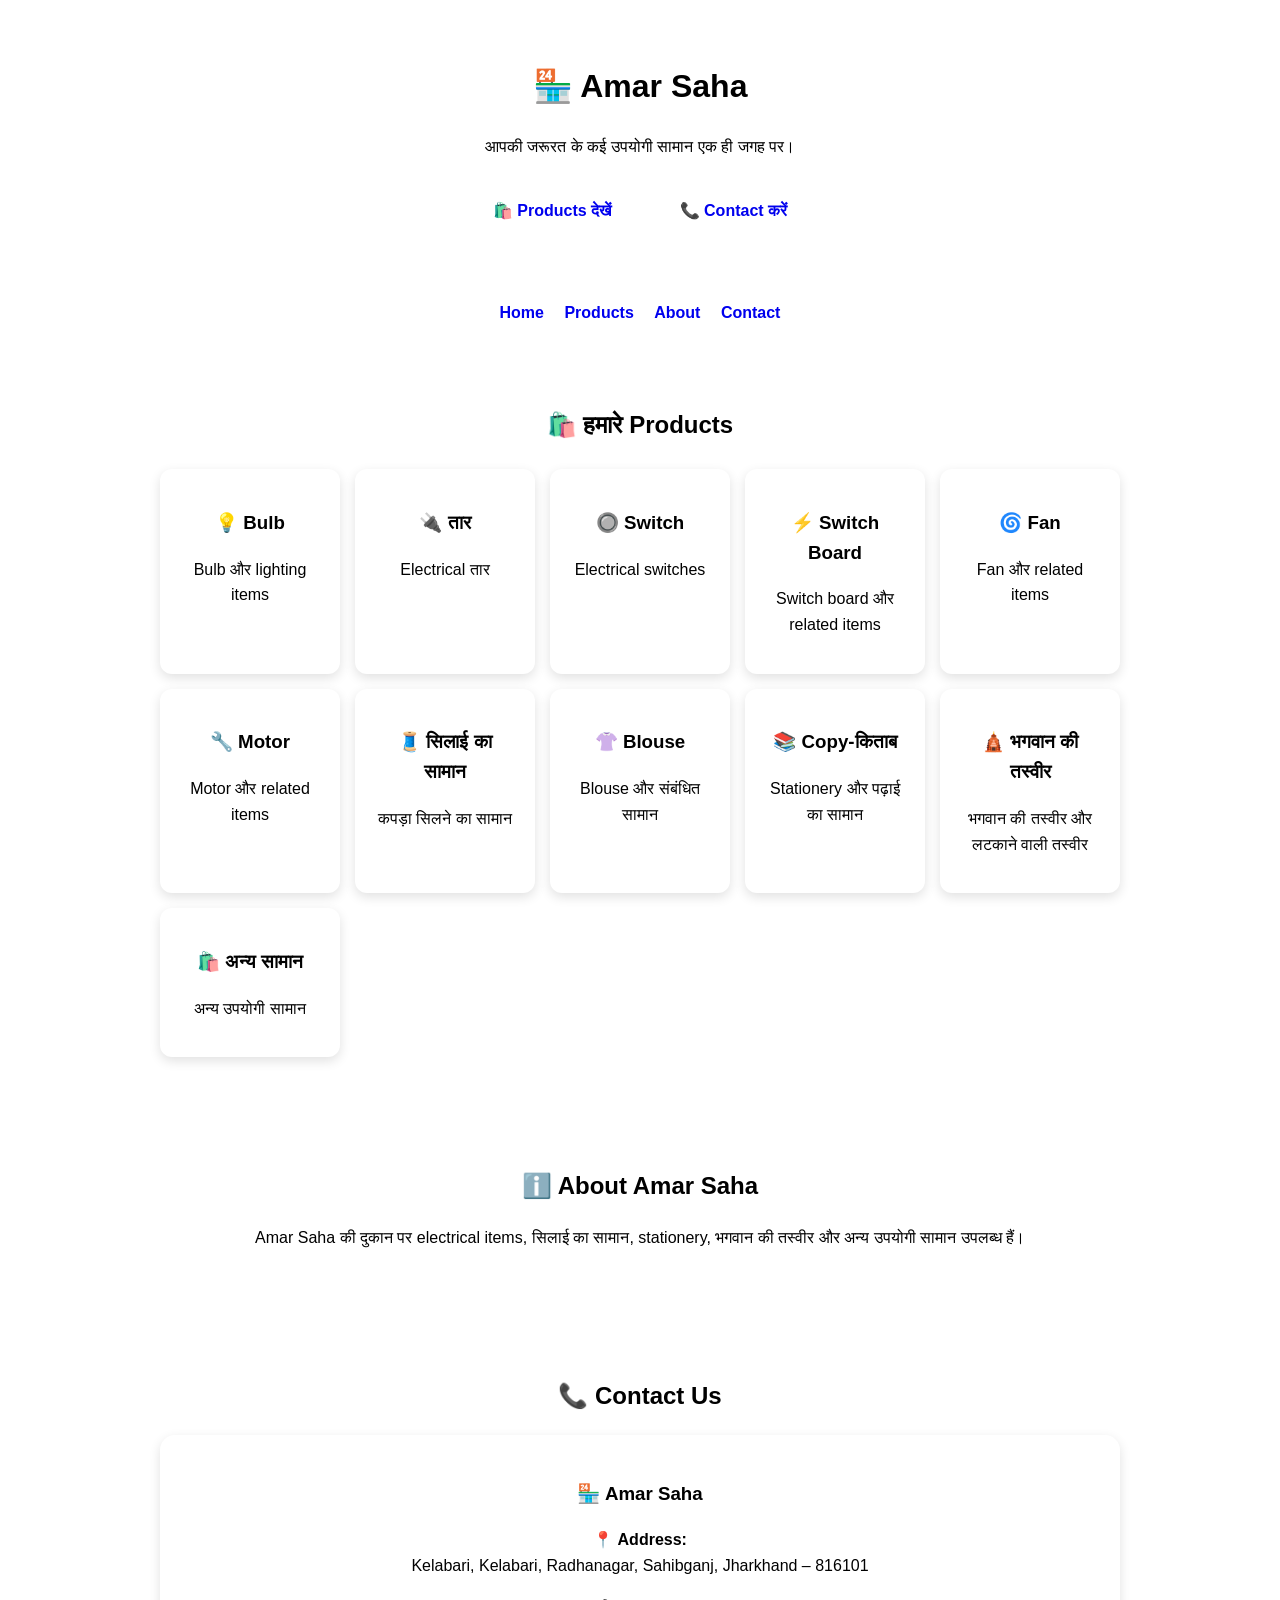
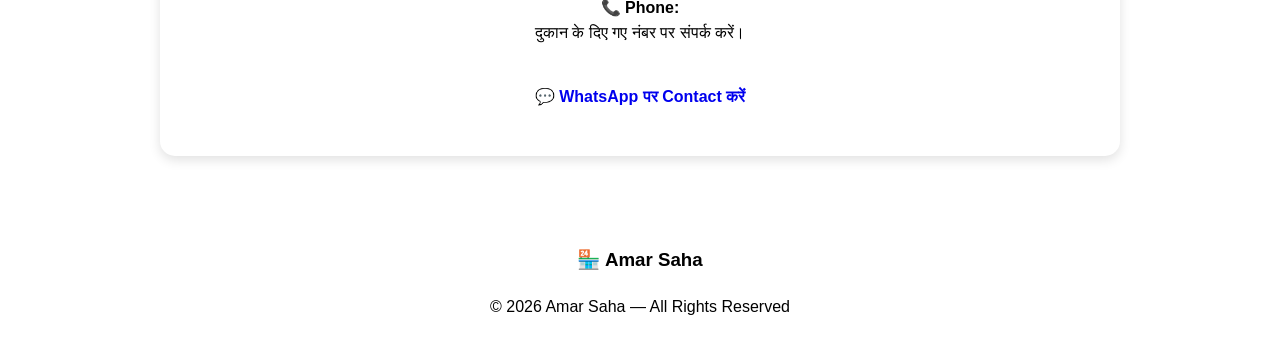
<file: Shop.html>
<!DOCTYPE html>
<html lang="hi">
<head>
    <meta charset="UTF-8">
    <meta name="viewport" content="width=device-width, initial-scale=1.0">

    <title>Amar Saha | General & Electrical Shop</title>

    <meta
        name="description"
        content="Amar Saha Shop - Electrical items, sewing items, stationery, religious pictures and other useful products."
    >

    <style>
        * {
            box-sizing: border-box;
        }

        html {
            scroll-behavior: smooth;
        }

        body {
            margin: 0;
            font-family: Arial, sans-serif;
            line-height: 1.6;
        }

        header {
            padding: 40px 20px;
            text-align: center;
        }

        nav {
            padding: 15px;
            text-align: center;
        }

        nav a {
            margin: 5px 8px;
            text-decoration: none;
            font-weight: bold;
        }

        section {
            max-width: 1000px;
            margin: auto;
            padding: 45px 20px;
            text-align: center;
        }

        .products {
            display: grid;
            grid-template-columns: repeat(auto-fit, minmax(180px, 1fr));
            gap: 15px;
            margin-top: 25px;
        }

        .product-card {
            padding: 20px;
            border-radius: 12px;
            box-shadow: 0 4px 12px rgba(0,0,0,0.12);
        }

        .contact-box {
            padding: 25px;
            border-radius: 15px;
            box-shadow: 0 4px 12px rgba(0,0,0,0.12);
        }

        .button {
            display: inline-block;
            padding: 12px 22px;
            margin: 10px;
            border-radius: 25px;
            text-decoration: none;
            font-weight: bold;
        }

        footer {
            padding: 25px;
            text-align: center;
        }
    </style>
</head>

<body>

    <!-- =========================
         Home
    ========================== -->

    <header id="home">
        <h1>🏪 Amar Saha</h1>

        <p>
            आपकी जरूरत के कई उपयोगी सामान
            एक ही जगह पर।
        </p>

        <a href="#products" class="button">
            🛍️ Products देखें
        </a>

        <a href="#contact" class="button">
            📞 Contact करें
        </a>
    </header>


    <!-- =========================
         Navigation
    ========================== -->

    <nav>
        <a href="#home">Home</a>
        <a href="#products">Products</a>
        <a href="#about">About</a>
        <a href="#contact">Contact</a>
    </nav>


    <!-- =========================
         Products
    ========================== -->

    <section id="products">

        <h2>🛍️ हमारे Products</h2>

        <div class="products">

            <div class="product-card">
                <h3>💡 Bulb</h3>
                <p>Bulb और lighting items</p>
            </div>

            <div class="product-card">
                <h3>🔌 तार</h3>
                <p>Electrical तार</p>
            </div>

            <div class="product-card">
                <h3>🔘 Switch</h3>
                <p>Electrical switches</p>
            </div>

            <div class="product-card">
                <h3>⚡ Switch Board</h3>
                <p>Switch board और related items</p>
            </div>

            <div class="product-card">
                <h3>🌀 Fan</h3>
                <p>Fan और related items</p>
            </div>

            <div class="product-card">
                <h3>🔧 Motor</h3>
                <p>Motor और related items</p>
            </div>

            <div class="product-card">
                <h3>🧵 सिलाई का सामान</h3>
                <p>कपड़ा सिलने का सामान</p>
            </div>

            <div class="product-card">
                <h3>👚 Blouse</h3>
                <p>Blouse और संबंधित सामान</p>
            </div>

            <div class="product-card">
                <h3>📚 Copy-किताब</h3>
                <p>Stationery और पढ़ाई का सामान</p>
            </div>

            <div class="product-card">
                <h3>🛕 भगवान की तस्वीर</h3>
                <p>भगवान की तस्वीर और लटकाने वाली तस्वीर</p>
            </div>

            <div class="product-card">
                <h3>🛍️ अन्य सामान</h3>
                <p>अन्य उपयोगी सामान</p>
            </div>

        </div>

    </section>


    <!-- =========================
         About
    ========================== -->

    <section id="about">

        <h2>ℹ️ About Amar Saha</h2>

        <p>
            Amar Saha की दुकान पर electrical items,
            सिलाई का सामान, stationery,
            भगवान की तस्वीर और अन्य उपयोगी सामान
            उपलब्ध हैं।
        </p>

    </section>


    <!-- =========================
         Contact
    ========================== -->

    <section id="contact">

        <h2>📞 Contact Us</h2>

        <div class="contact-box">

            <h3>🏪 Amar Saha</h3>

            <p>
                📍 <strong>Address:</strong><br>
                Kelabari, Kelabari, Radhanagar,
                Sahibganj, Jharkhand – 816101
            </p>

            <p>
                📞 <strong>Phone:</strong><br>
                दुकान के दिए गए नंबर पर संपर्क करें।
            </p>

            <a
                href="https://wa.me/919693426320"
                target="_blank"
                class="button"
            >
                💬 WhatsApp पर Contact करें
            </a>

        </div>

    </section>


    <!-- =========================
         Footer
    ========================== -->

    <footer>

        <h3>🏪 Amar Saha</h3>

        <p>
            © 2026 Amar Saha — All Rights Reserved
        </p>

    </footer>

</body>
</html>
</file>
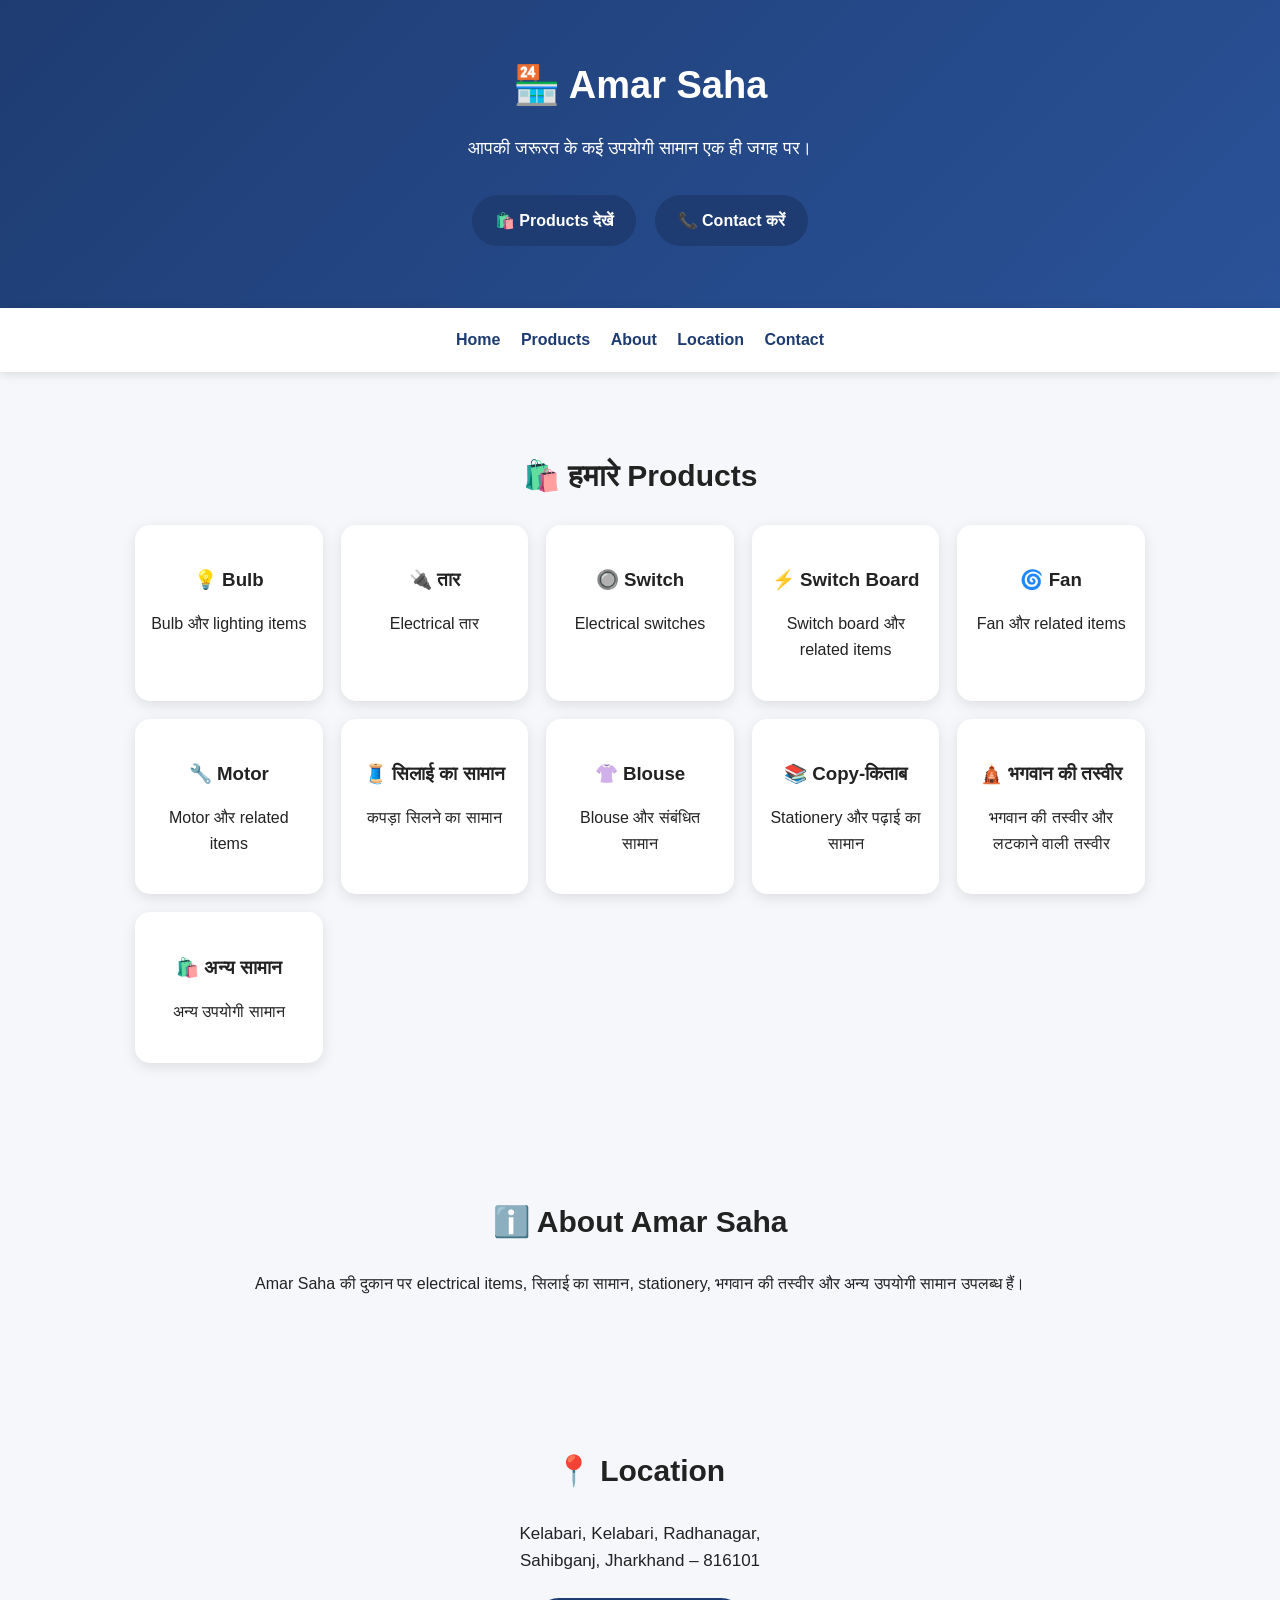
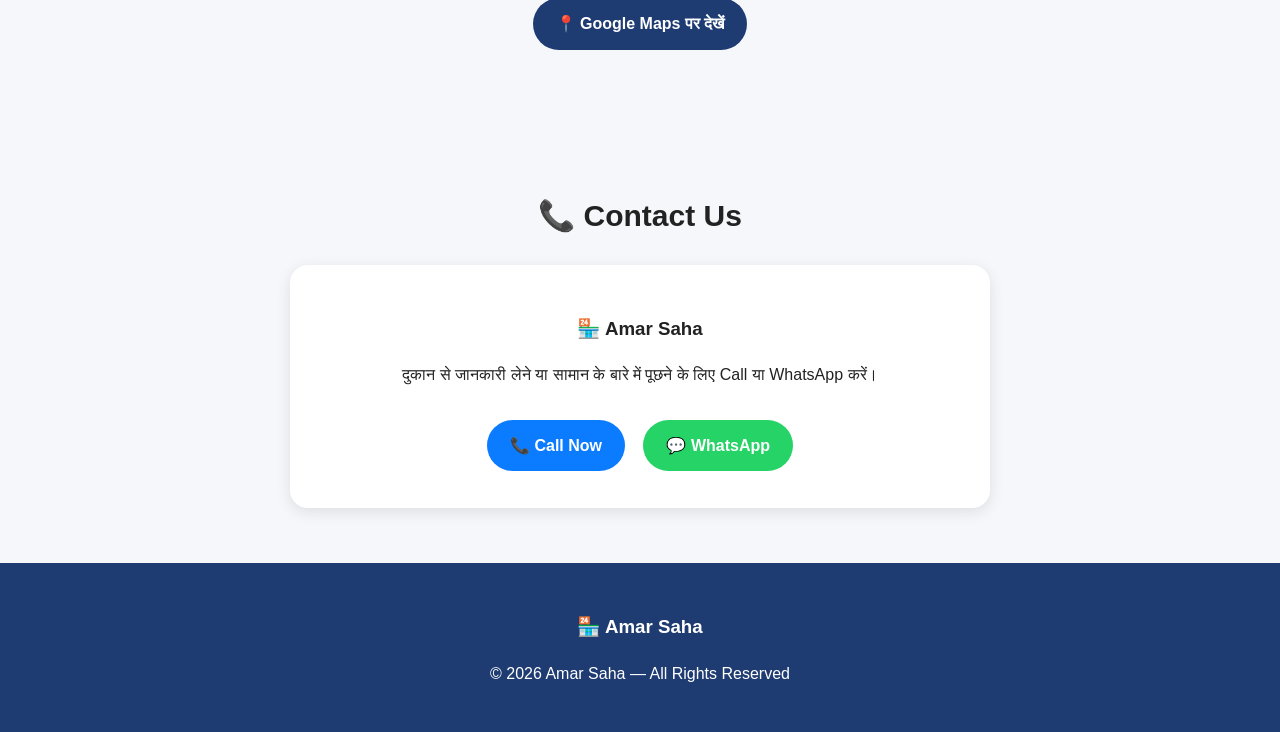
<file: shop.html>
<!DOCTYPE html>
<html lang="hi">
<head>
    <meta charset="UTF-8">
    <meta name="viewport" content="width=device-width, initial-scale=1.0">

    <title>Amar Saha | General & Electrical Shop</title>

    <meta name="description"
        content="Amar Saha Shop - Electrical items, sewing items, stationery, religious pictures and other useful products.">

    <style>
        * {
            box-sizing: border-box;
        }

        html {
            scroll-behavior: smooth;
        }

        body {
            margin: 0;
            font-family: Arial, sans-serif;
            line-height: 1.6;
            background: #f5f7fb;
            color: #222;
        }

        header {
            padding: 55px 20px;
            text-align: center;
            background: linear-gradient(135deg, #1e3c72, #2a5298);
            color: white;
        }

        header h1 {
            font-size: 38px;
            margin: 0 0 10px;
        }

        header p {
            font-size: 18px;
        }

        nav {
            position: sticky;
            top: 0;
            z-index: 10;
            padding: 14px 10px;
            text-align: center;
            background: white;
            box-shadow: 0 2px 10px rgba(0,0,0,0.12);
        }

        nav a {
            display: inline-block;
            margin: 5px 8px;
            text-decoration: none;
            font-weight: bold;
            color: #1e3c72;
        }

        section {
            max-width: 1050px;
            margin: auto;
            padding: 55px 20px;
            text-align: center;
        }

        section h2 {
            font-size: 30px;
            margin-bottom: 25px;
        }

        .buttons {
            margin-top: 25px;
        }

        .button {
            display: inline-block;
            padding: 13px 23px;
            margin: 7px;
            border-radius: 30px;
            text-decoration: none;
            font-weight: bold;
            color: white;
            background: #1e3c72;
        }

        .whatsapp {
            background: #25D366;
        }

        .call {
            background: #0b7cff;
        }

        .products {
            display: grid;
            grid-template-columns: repeat(auto-fit, minmax(180px, 1fr));
            gap: 18px;
            margin-top: 25px;
        }

        .product-card {
            padding: 22px 15px;
            background: white;
            border-radius: 15px;
            box-shadow: 0 4px 14px rgba(0,0,0,0.10);
            transition: 0.2s;
        }

        .product-card:hover {
            transform: translateY(-4px);
        }

        .product-card h3 {
            margin-bottom: 8px;
        }

        .contact-box {
            max-width: 700px;
            margin: auto;
            padding: 30px 20px;
            background: white;
            border-radius: 18px;
            box-shadow: 0 4px 15px rgba(0,0,0,0.10);
        }

        .address {
            font-size: 17px;
        }

        footer {
            padding: 30px 20px;
            text-align: center;
            background: #1e3c72;
            color: white;
        }

        @media (max-width: 600px) {
            header h1 {
                font-size: 30px;
            }

            section {
                padding: 40px 15px;
            }

            nav a {
                margin: 4px;
                font-size: 14px;
            }

            .button {
                width: 90%;
                max-width: 300px;
            }
        }
    </style>
</head>

<body>

<header id="home">
    <h1>🏪 Amar Saha</h1>

    <p>
        आपकी जरूरत के कई उपयोगी सामान एक ही जगह पर।
    </p>

    <div class="buttons">
        <a href="#products" class="button">🛍️ Products देखें</a>
        <a href="#contact" class="button">📞 Contact करें</a>
    </div>
</header>


<nav>
    <a href="#home">Home</a>
    <a href="#products">Products</a>
    <a href="#about">About</a>
    <a href="#location">Location</a>
    <a href="#contact">Contact</a>
</nav>


<section id="products">

    <h2>🛍️ हमारे Products</h2>

    <div class="products">

        <div class="product-card">
            <h3>💡 Bulb</h3>
            <p>Bulb और lighting items</p>
        </div>

        <div class="product-card">
            <h3>🔌 तार</h3>
            <p>Electrical तार</p>
        </div>

        <div class="product-card">
            <h3>🔘 Switch</h3>
            <p>Electrical switches</p>
        </div>

        <div class="product-card">
            <h3>⚡ Switch Board</h3>
            <p>Switch board और related items</p>
        </div>

        <div class="product-card">
            <h3>🌀 Fan</h3>
            <p>Fan और related items</p>
        </div>

        <div class="product-card">
            <h3>🔧 Motor</h3>
            <p>Motor और related items</p>
        </div>

        <div class="product-card">
            <h3>🧵 सिलाई का सामान</h3>
            <p>कपड़ा सिलने का सामान</p>
        </div>

        <div class="product-card">
            <h3>👚 Blouse</h3>
            <p>Blouse और संबंधित सामान</p>
        </div>

        <div class="product-card">
            <h3>📚 Copy-किताब</h3>
            <p>Stationery और पढ़ाई का सामान</p>
        </div>

        <div class="product-card">
            <h3>🛕 भगवान की तस्वीर</h3>
            <p>भगवान की तस्वीर और लटकाने वाली तस्वीर</p>
        </div>

        <div class="product-card">
            <h3>🛍️ अन्य सामान</h3>
            <p>अन्य उपयोगी सामान</p>
        </div>

    </div>

</section>


<section id="about">

    <h2>ℹ️ About Amar Saha</h2>

    <p>
        Amar Saha की दुकान पर electrical items,
        सिलाई का सामान, stationery, भगवान की तस्वीर
        और अन्य उपयोगी सामान उपलब्ध हैं।
    </p>

</section>


<section id="location">

    <h2>📍 Location</h2>

    <p class="address">
        Kelabari, Kelabari, Radhanagar,<br>
        Sahibganj, Jharkhand – 816101
    </p>

    <a
        href="https://www.google.com/maps/search/?api=1&query=Kelabari%2C+Radhanagar%2C+Sahibganj%2C+Jharkhand+816101"
        target="_blank"
        class="button">
        📍 Google Maps पर देखें
    </a>

</section>


<section id="contact">

    <h2>📞 Contact Us</h2>

    <div class="contact-box">

        <h3>🏪 Amar Saha</h3>

        <p>
            दुकान से जानकारी लेने या सामान के बारे में पूछने के लिए
            Call या WhatsApp करें।
        </p>

        <div class="buttons">

            <!-- YOUR_NUMBER को अपने दुकान के नंबर से बदलें -->
            <a
                href="tel:+919693426320"
                class="button call">
                📞 Call Now
            </a>

            <!-- YOUR_NUMBER को अपने दुकान के नंबर से बदलें -->
            <a
                href="https://wa.me/919693426320"
                target="_blank"
                class="button whatsapp">
                💬 WhatsApp
            </a>

        </div>

    </div>

</section>


<footer>

    <h3>🏪 Amar Saha</h3>

    <p>
        © 2026 Amar Saha — All Rights Reserved
    </p>

</footer>

</body>
  </html>
</file>
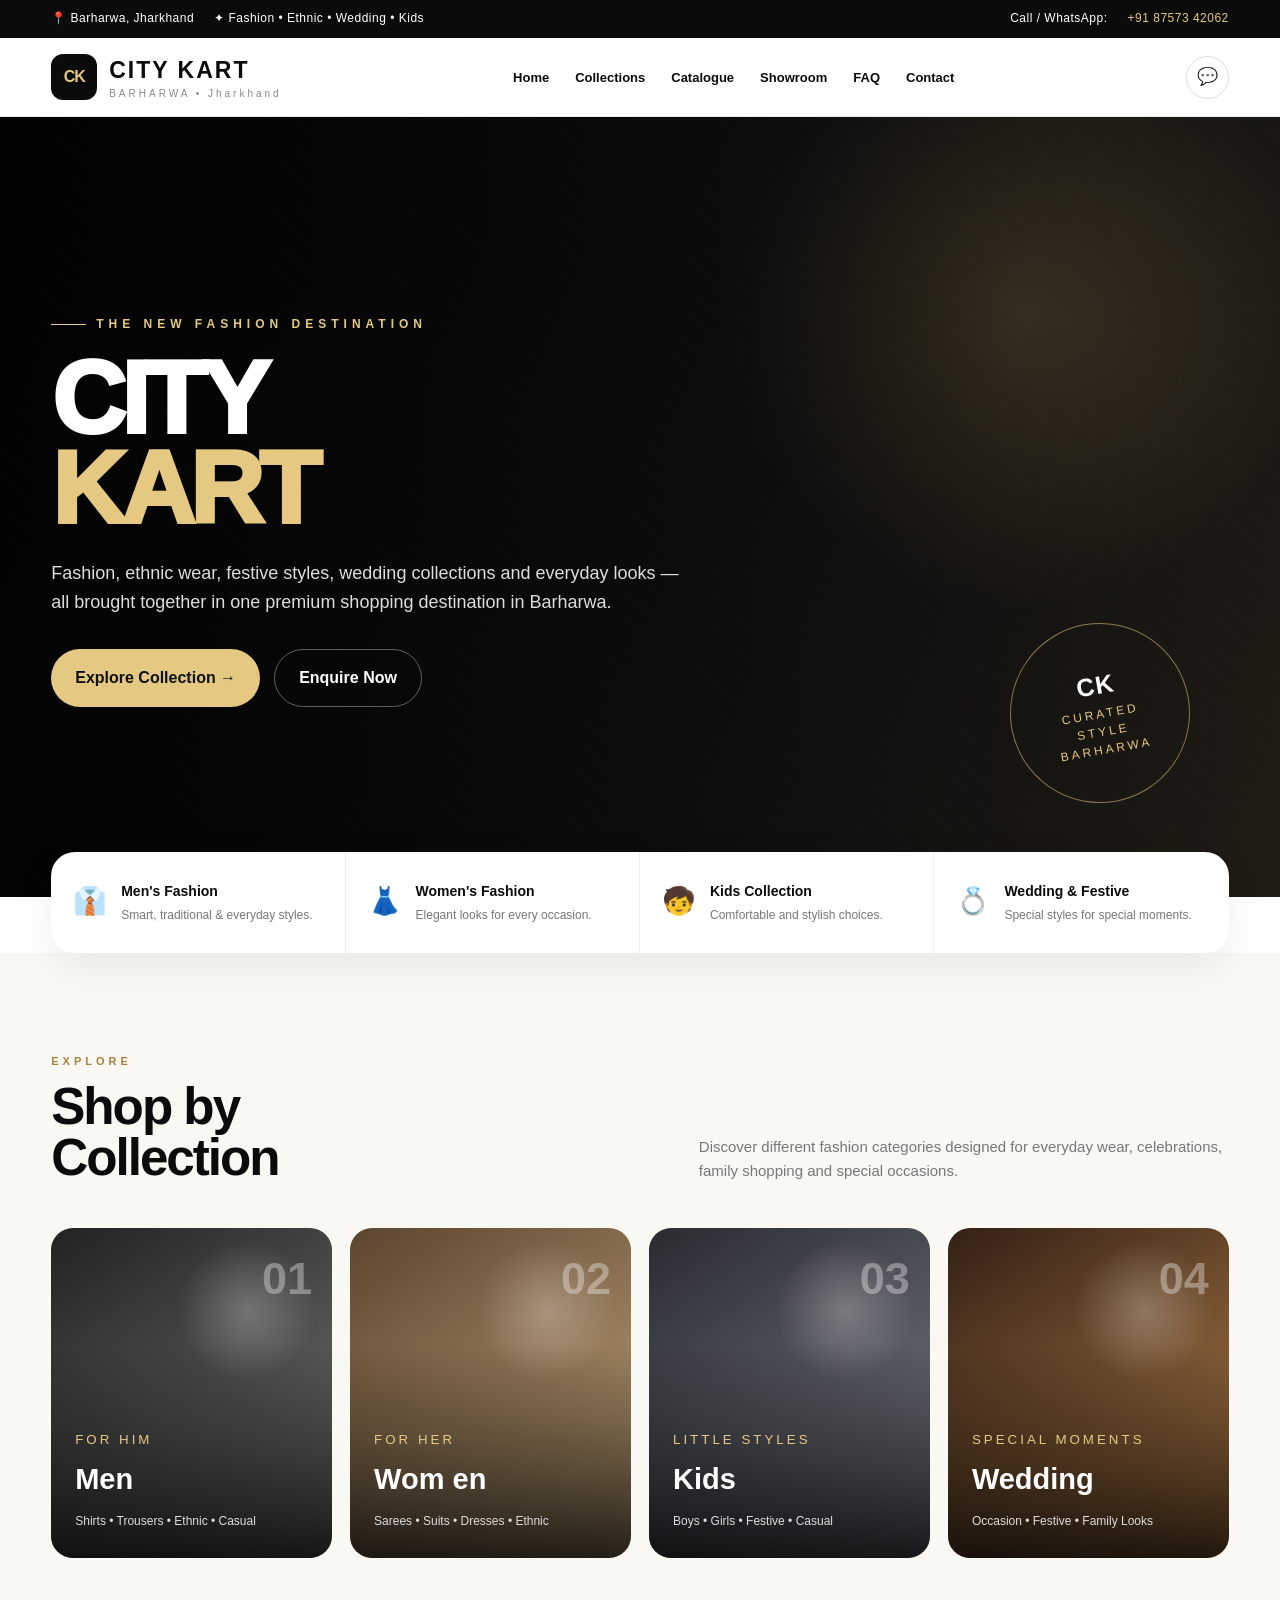
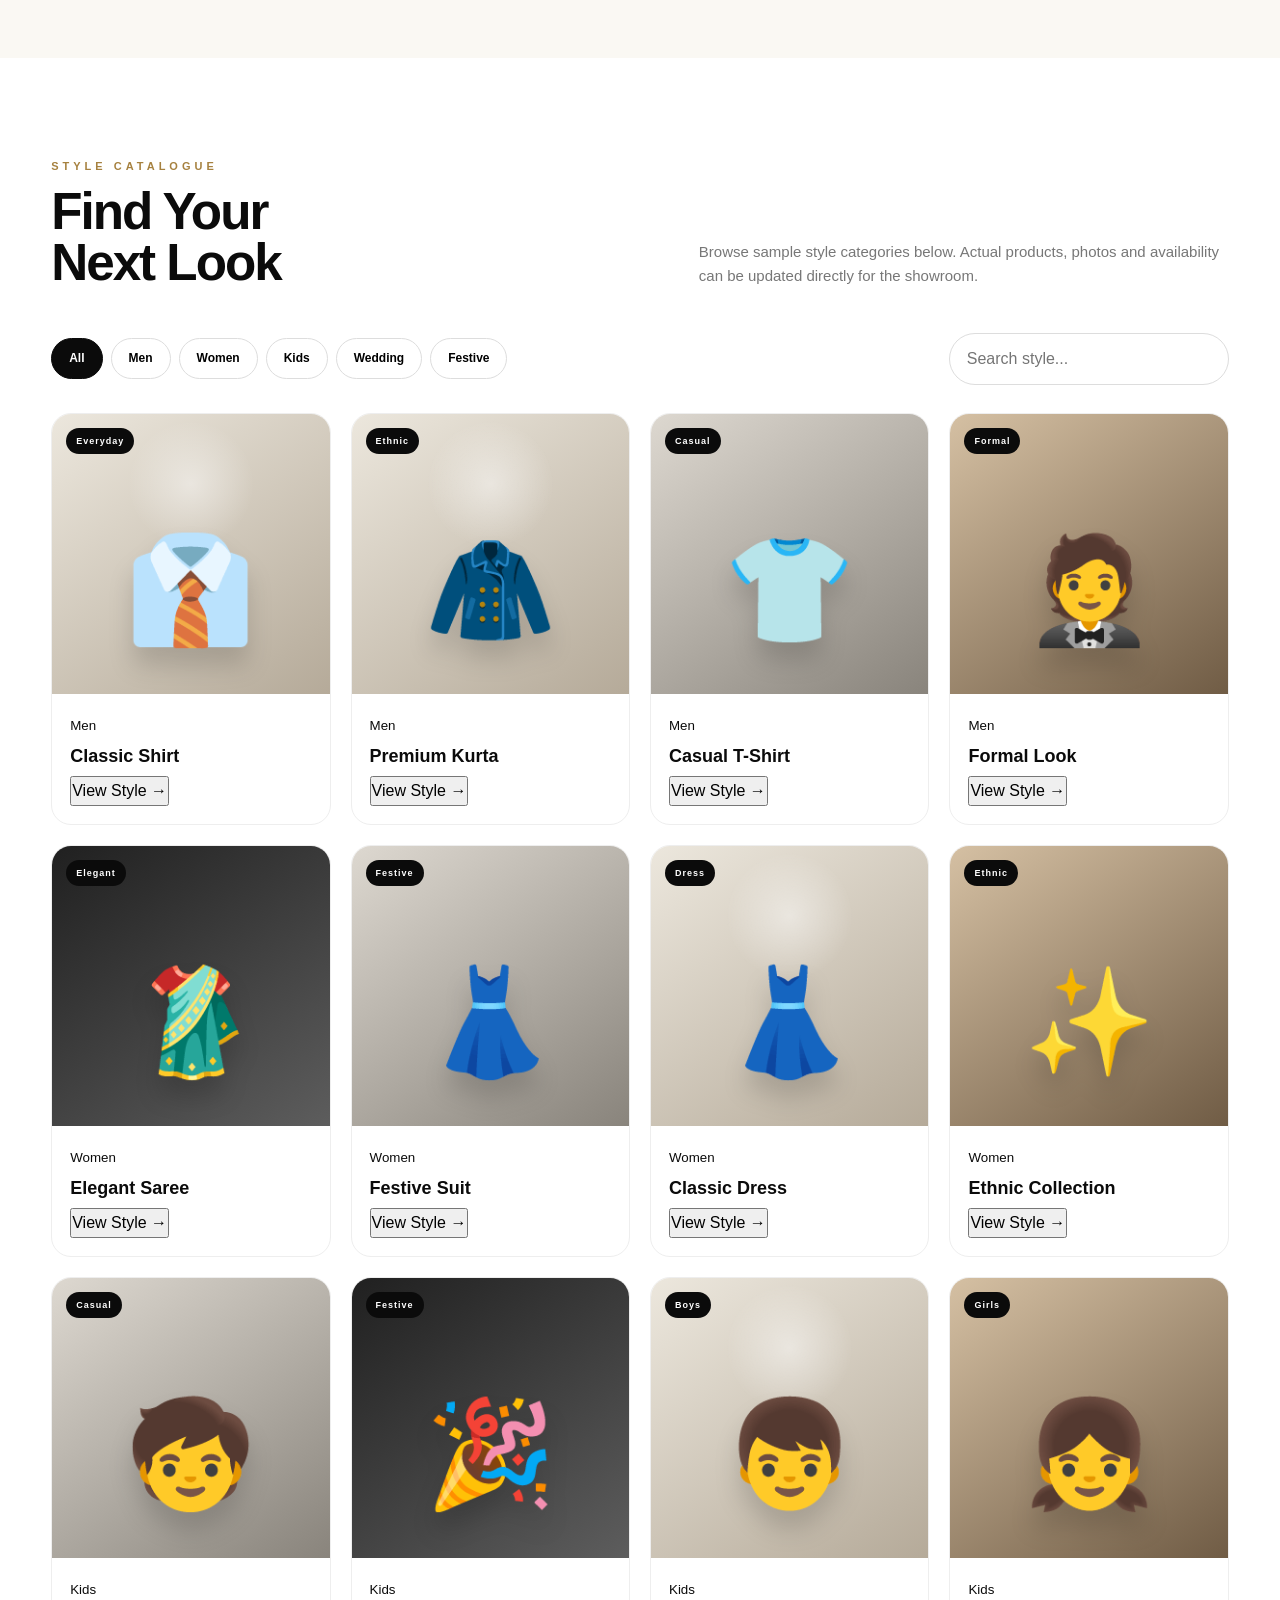
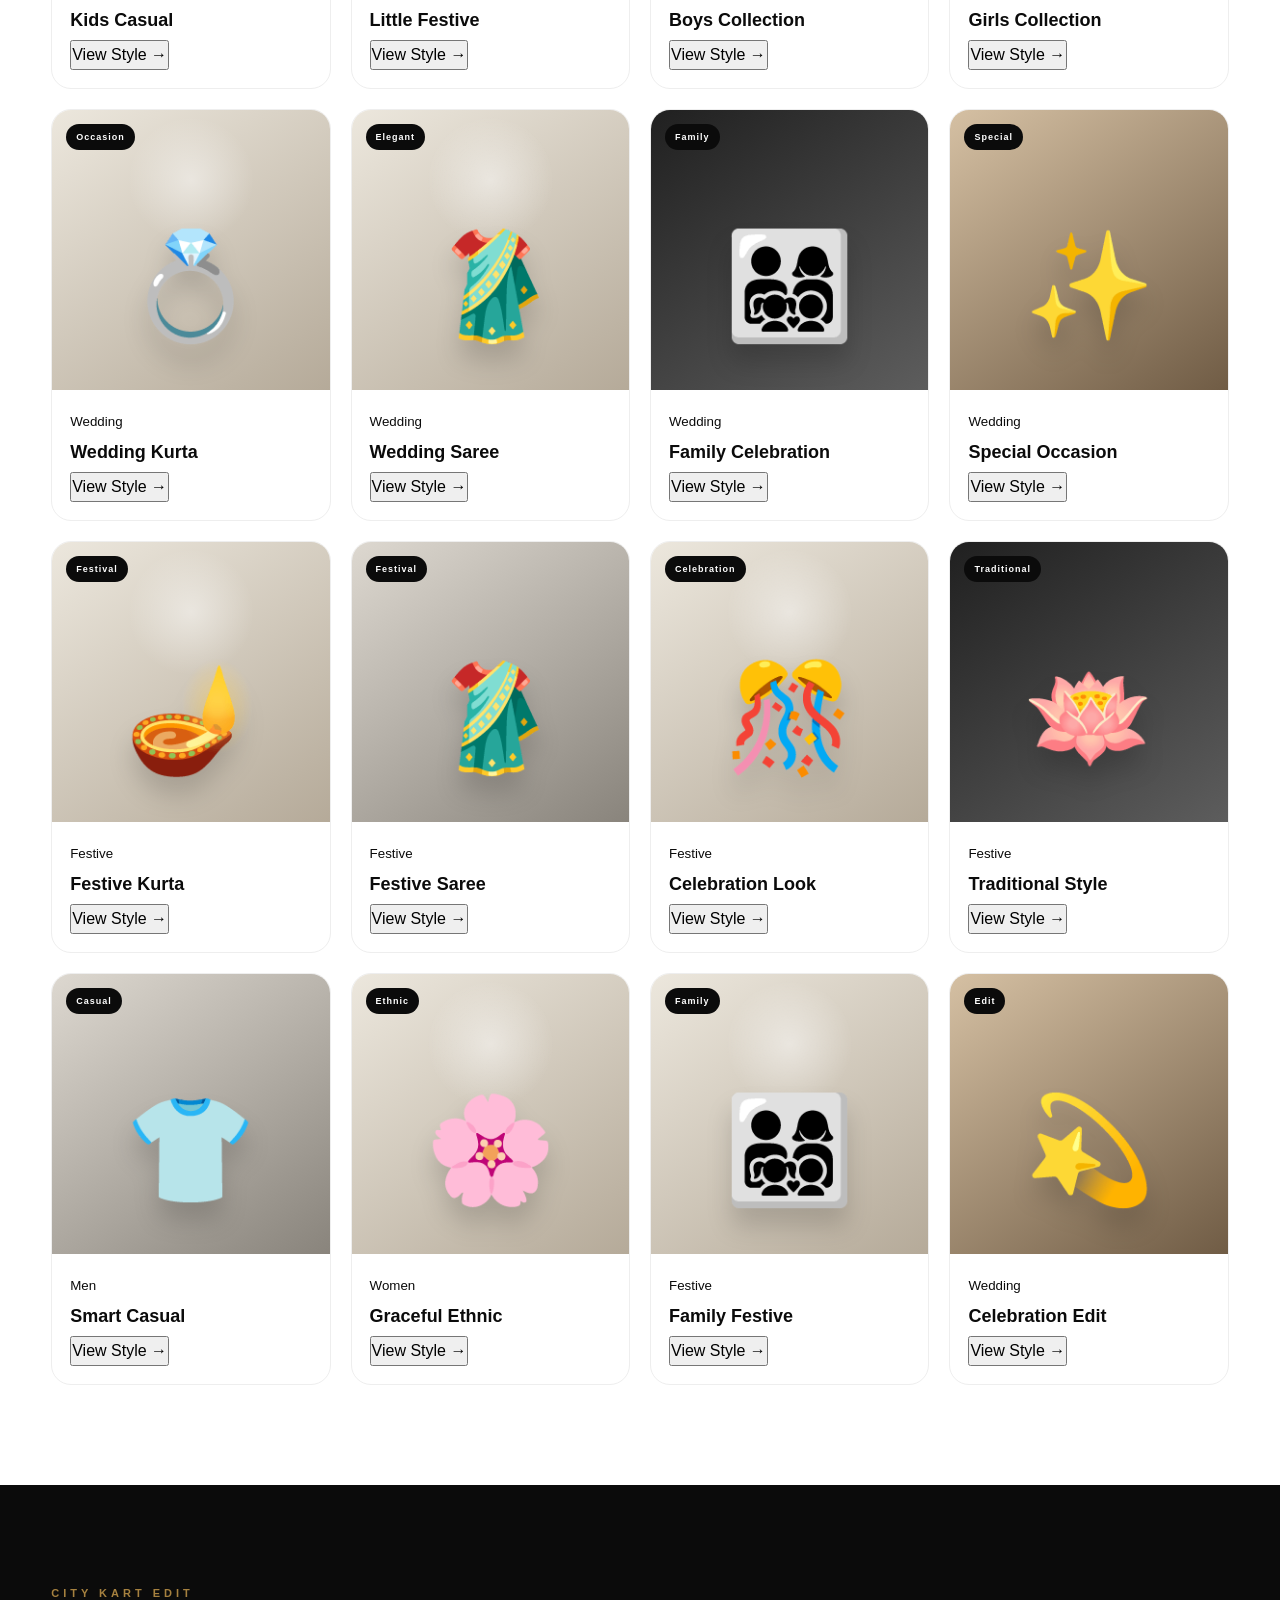
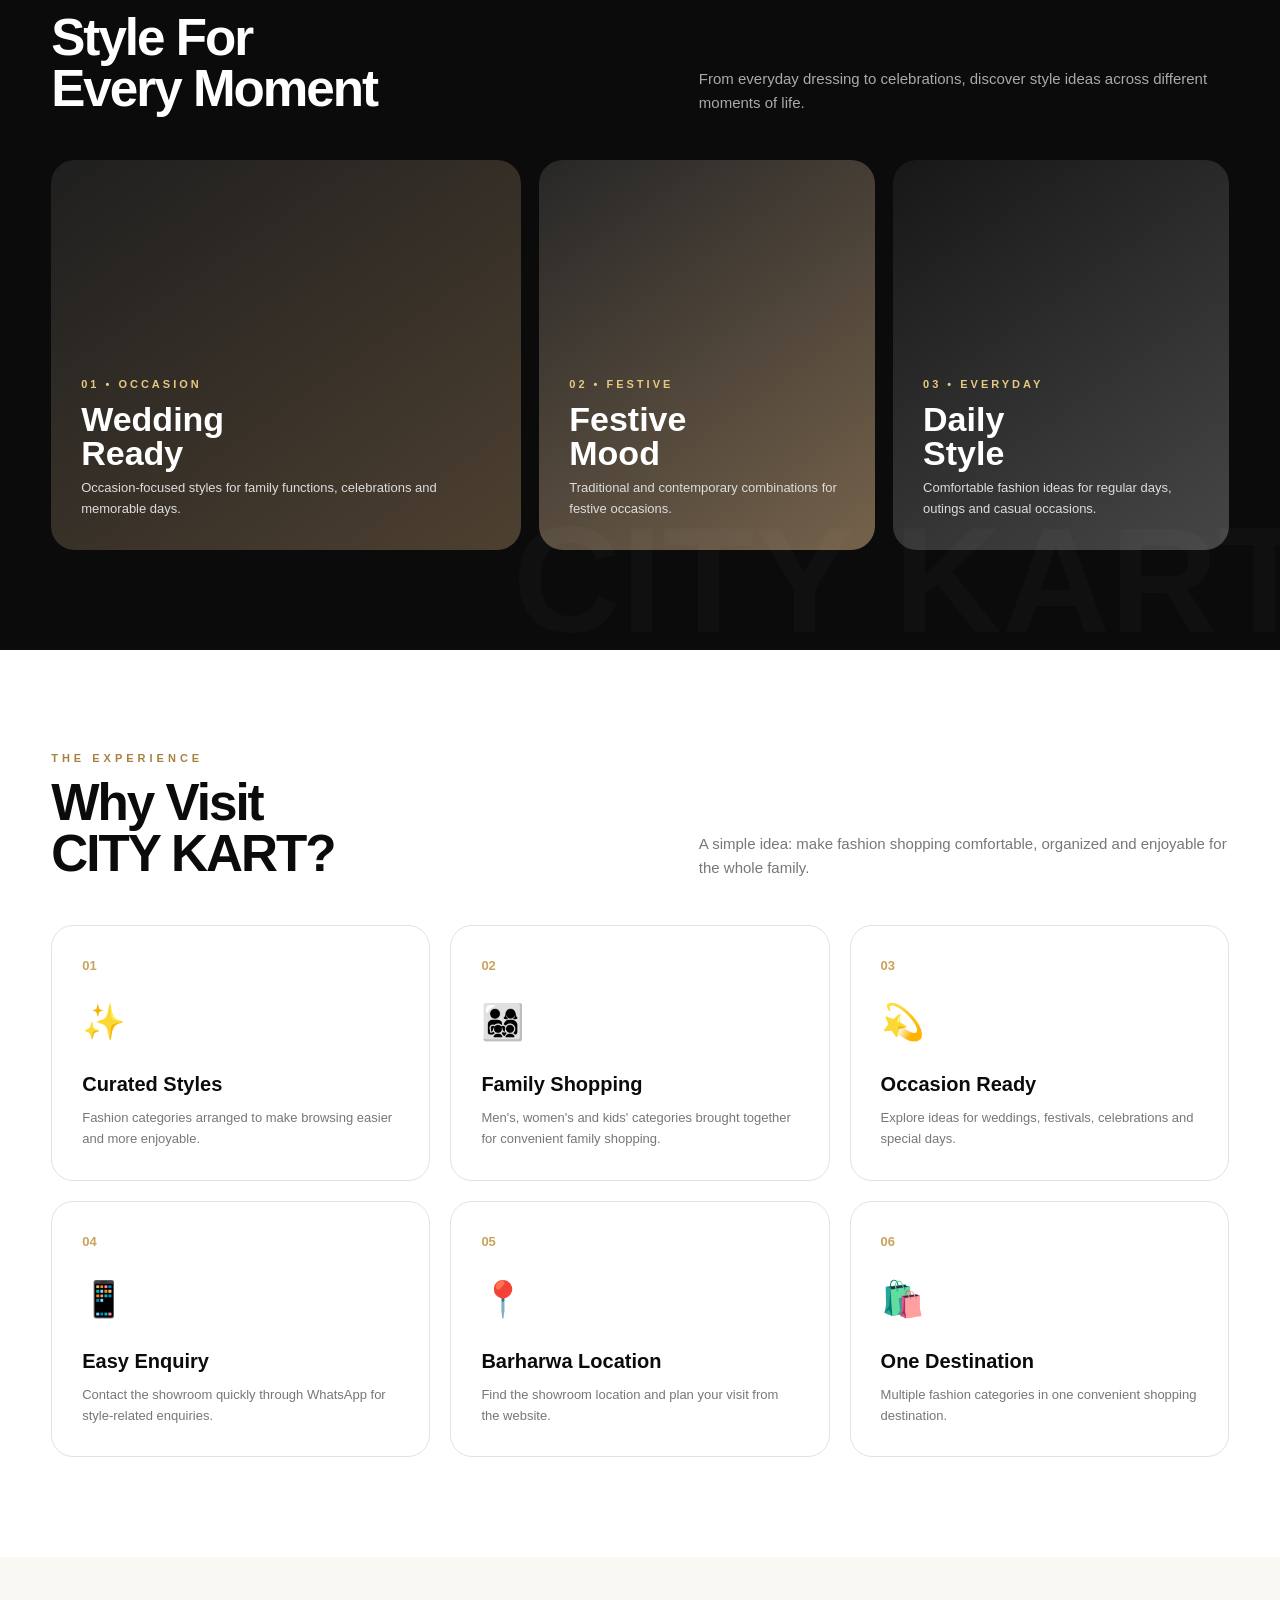
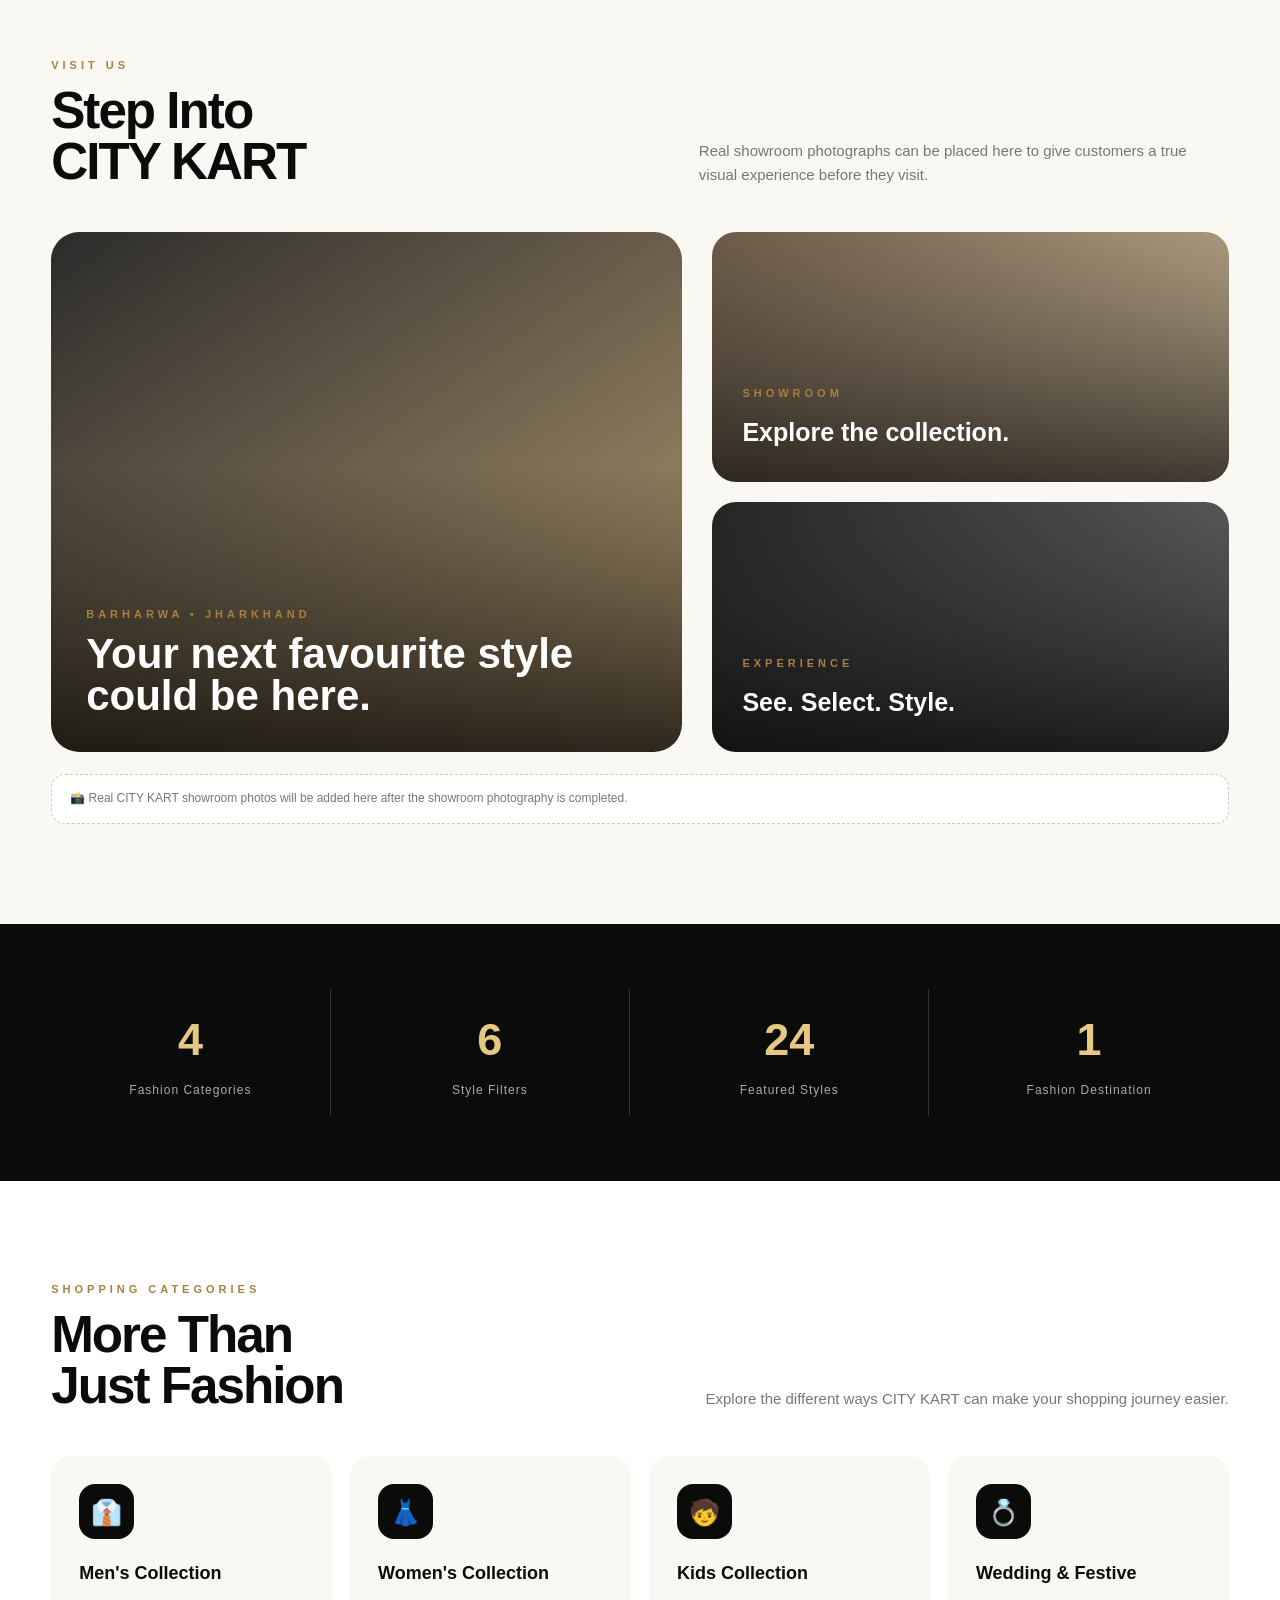
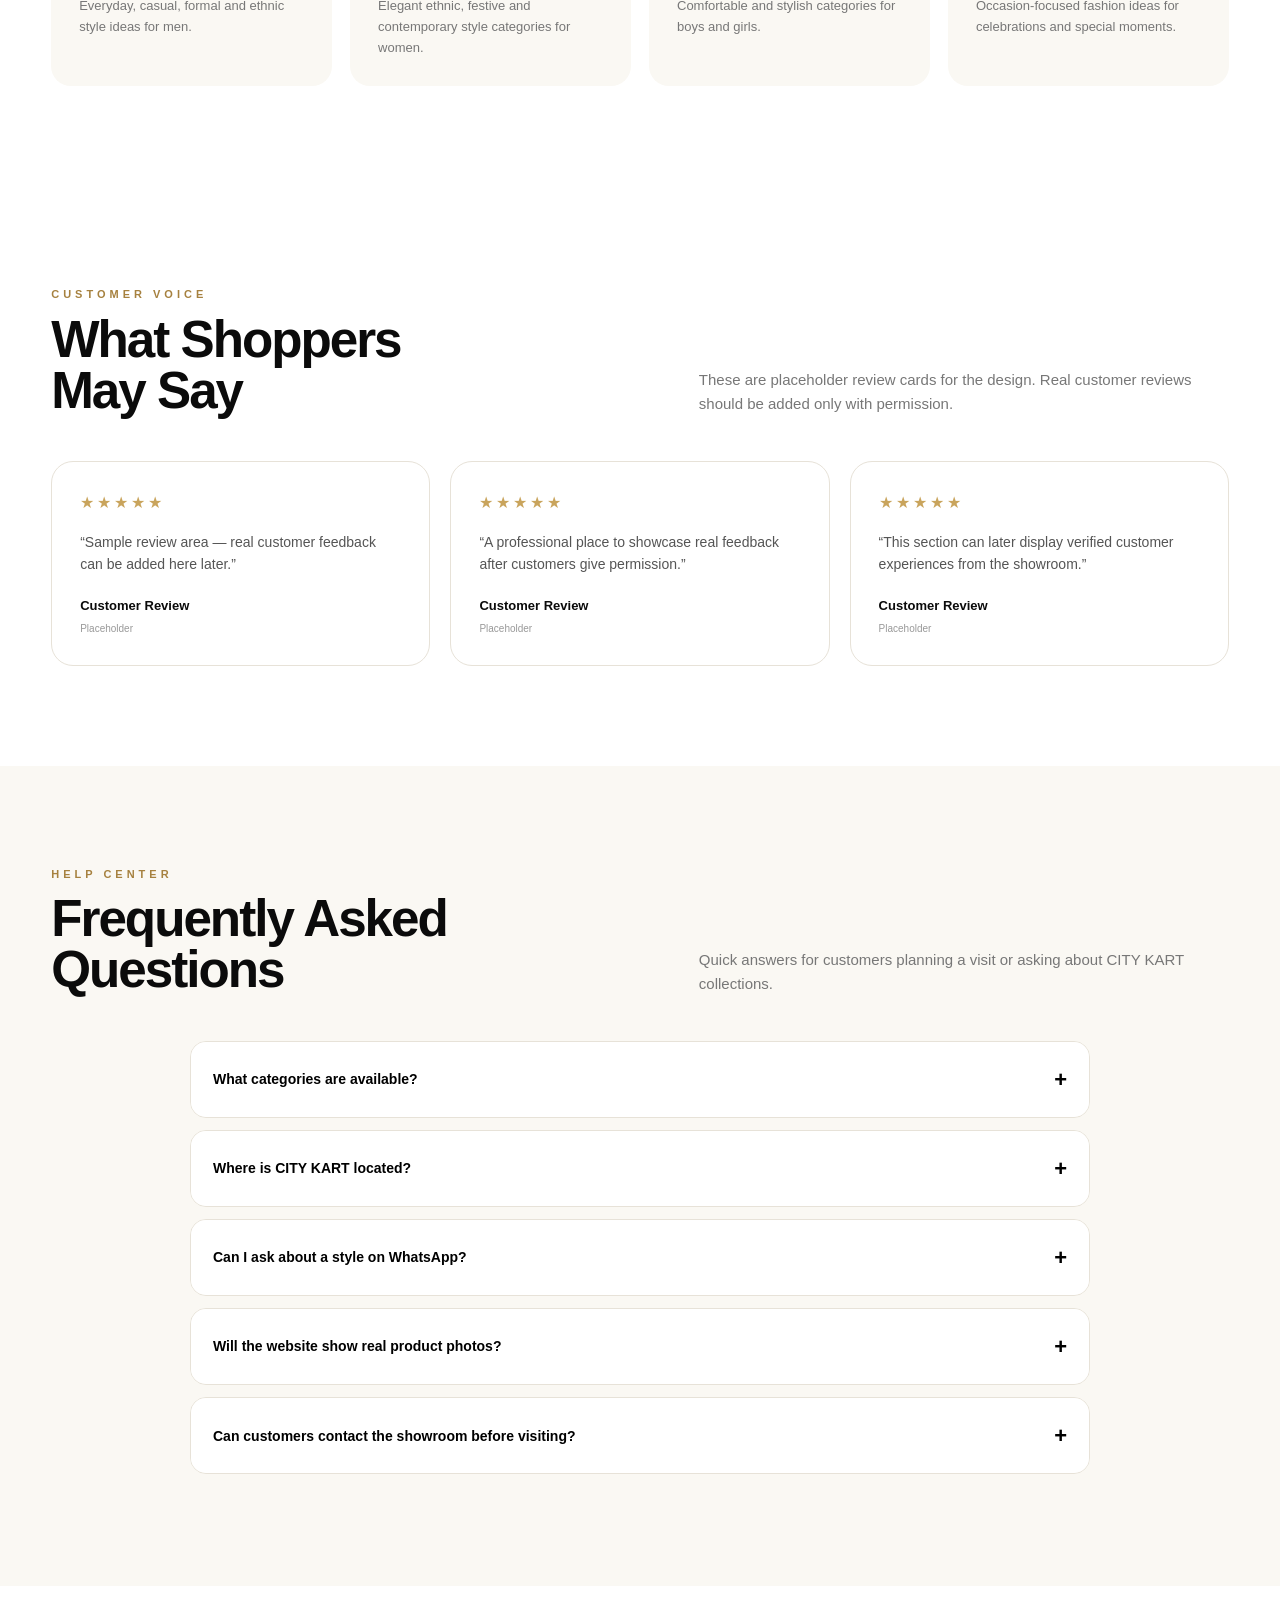
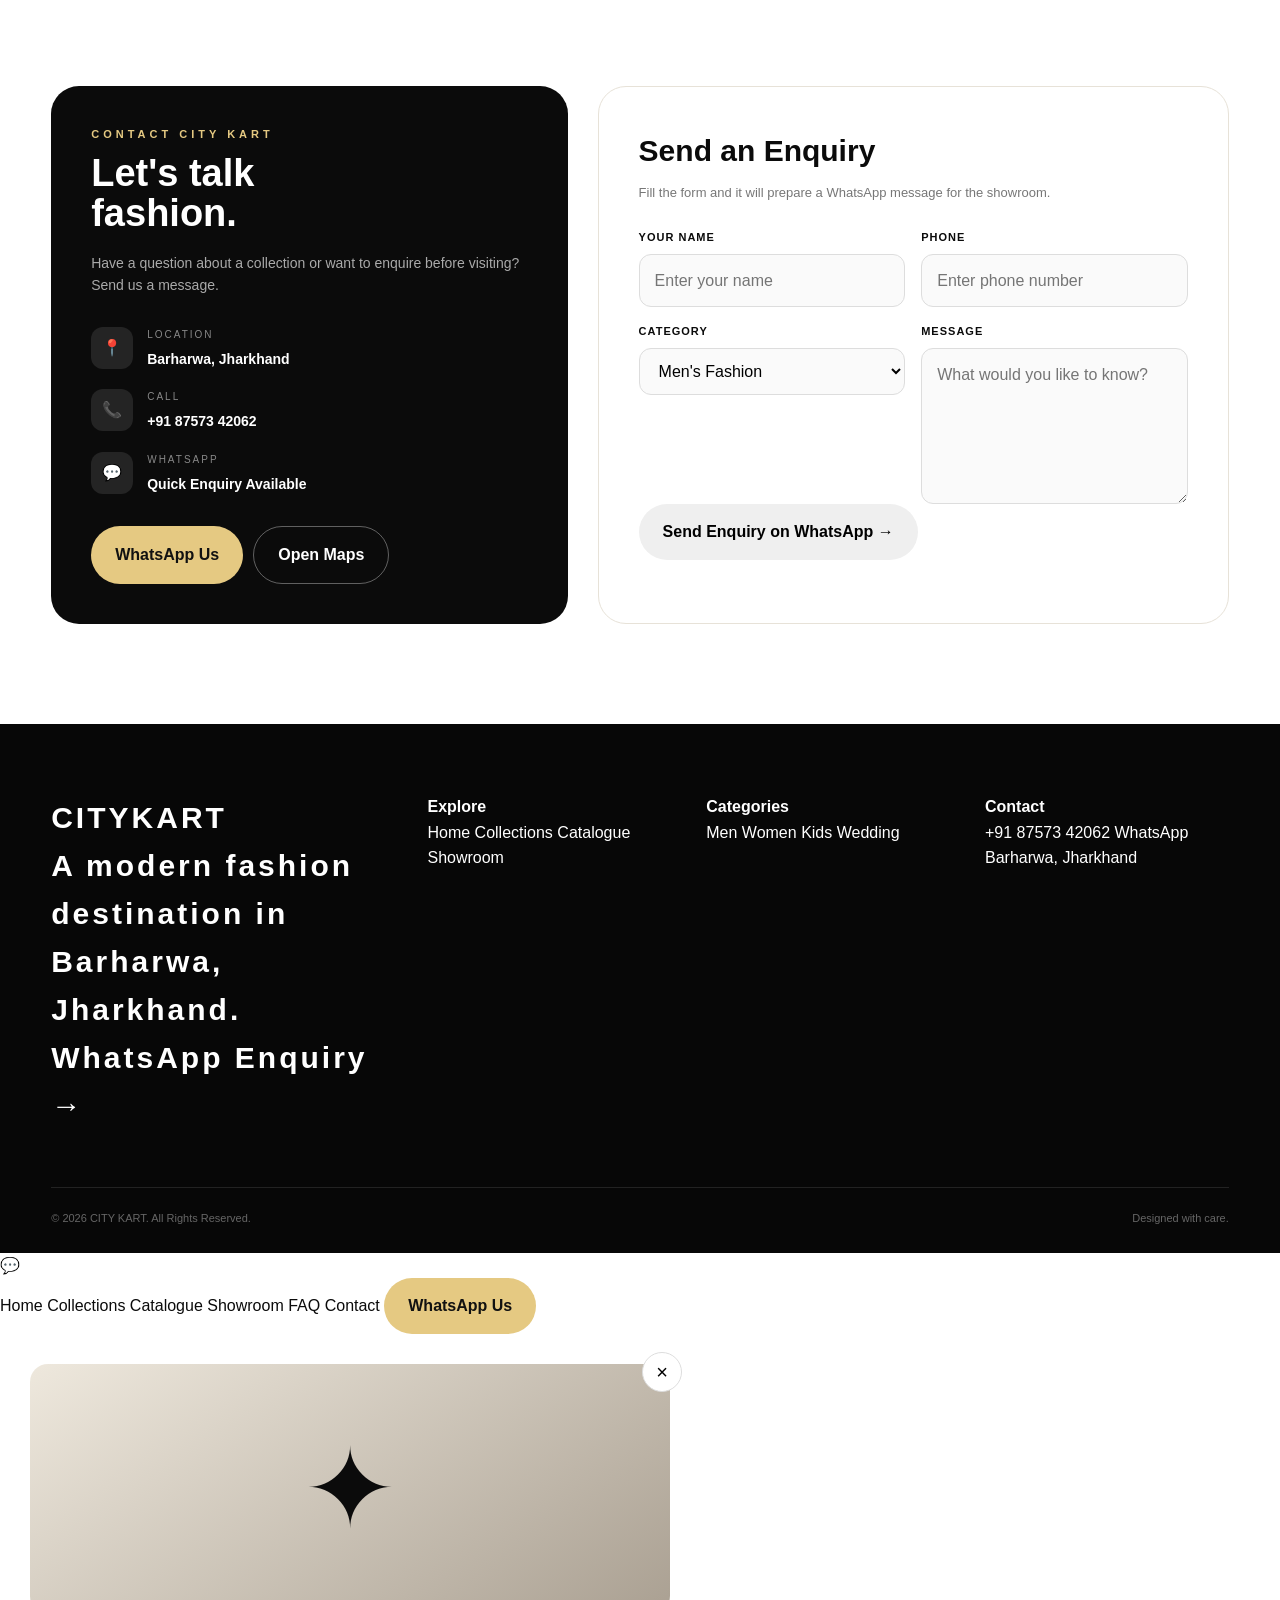
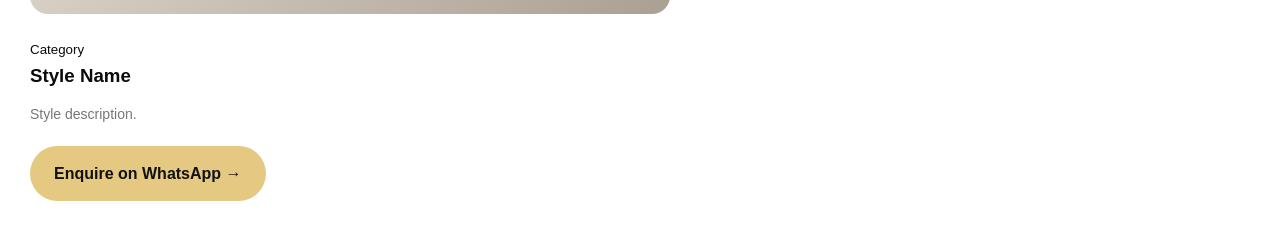
<file: system.html>
<!DOCTYPE html>
<html lang="en">
<head>
  <meta charset="UTF-8">

  <meta name="viewport"
        content="width=device-width, initial-scale=1.0">

  <meta name="theme-color" content="#111111">

  <meta name="description"
        content="CITY KART Barharwa — Fashion, ethnic wear, wedding collection, festive collection, men's, women's and kids' fashion.">

  <title>CITY KART | Barharwa</title>

  <style>
    /* =========================================================
       CITY KART — GRAND MASTER WEBSITE
       All CSS is inside this file.
       ========================================================= */

    :root{
      --black:#0b0b0b;
      --black2:#141414;
      --dark:#1d1d1d;
      --gold:#c9a45c;
      --gold2:#e5c982;
      --cream:#f7f2e8;
      --white:#ffffff;
      --muted:#777;
      --line:#e7e2d8;
      --soft:#faf8f3;
      --success:#25d366;
      --shadow:0 20px 60px rgba(0,0,0,.12);
      --radius:22px;
      --max:1280px;
    }

    *{
      margin:0;
      padding:0;
      box-sizing:border-box;
    }

    html{
      scroll-behavior:smooth;
    }

    body{
      font-family:Arial, Helvetica, sans-serif;
      background:var(--white);
      color:var(--black);
      line-height:1.6;
      overflow-x:hidden;
    }

    img{
      max-width:100%;
      display:block;
    }

    a{
      color:inherit;
      text-decoration:none;
    }

    button,
    input,
    textarea,
    select{
      font:inherit;
    }

    button{
      cursor:pointer;
    }

    .container{
      width:min(92%,var(--max));
      margin:auto;
    }

    /* =========================================================
       PRELOADER
       ========================================================= */

    #loader{
      position:fixed;
      inset:0;
      background:var(--black);
      z-index:99999;
      display:flex;
      align-items:center;
      justify-content:center;
      transition:.6s ease;
    }

    #loader.hide{
  opacity:0;
  visibility:hidden;
  pointer-events:none;
    }

    .loader-box{
      text-align:center;
      color:white;
    }

    .loader-logo{
      font-size:42px;
      letter-spacing:8px;
      font-weight:900;
    }

    .loader-sub{
      color:var(--gold2);
      letter-spacing:4px;
      margin-top:8px;
      font-size:12px;
    }

    .loader-line{
      width:180px;
      height:2px;
      background:#333;
      margin:25px auto 0;
      overflow:hidden;
    }

    .loader-line span{
      display:block;
      height:100%;
      width:45%;
      background:var(--gold);
      animation:loading 1.2s infinite ease-in-out;
    }

    @keyframes loading{
      0%{transform:translateX(-180px)}
      100%{transform:translateX(220px)}
    }

    /* =========================================================
       TOP BAR
       ========================================================= */

    .topbar{
      background:var(--black);
      color:white;
      min-height:38px;
      display:flex;
      align-items:center;
      font-size:12px;
      letter-spacing:.5px;
    }

    .topbar-inner{
      display:flex;
      justify-content:space-between;
      align-items:center;
      gap:20px;
    }

    .topbar-left,
    .topbar-right{
      display:flex;
      gap:20px;
      align-items:center;
    }

    .gold{
      color:var(--gold2);
    }

    /* =========================================================
       HEADER
       ========================================================= */

    header{
      position:sticky;
      top:0;
      z-index:5000;
      background:rgba(255,255,255,.96);
      backdrop-filter:blur(15px);
      border-bottom:1px solid rgba(0,0,0,.08);
    }

    .nav{
      min-height:78px;
      display:flex;
      align-items:center;
      justify-content:space-between;
      gap:30px;
    }

    .brand{
      display:flex;
      align-items:center;
      gap:12px;
      min-width:max-content;
    }

    .brand-mark{
      width:46px;
      height:46px;
      background:var(--black);
      color:var(--gold2);
      display:grid;
      place-items:center;
      font-weight:900;
      border-radius:12px;
      letter-spacing:-1px;
    }

    .brand-name{
      font-size:23px;
      font-weight:900;
      letter-spacing:2px;
    }

    .brand-place{
      display:block;
      color:#888;
      font-size:10px;
      letter-spacing:3px;
      margin-top:-2px;
    }

    .nav-links{
      display:flex;
      align-items:center;
      gap:26px;
      list-style:none;
    }

    .nav-links a{
      font-size:13px;
      font-weight:700;
      position:relative;
      padding:10px 0;
    }

    .nav-links a::after{
      content:"";
      position:absolute;
      left:0;
      bottom:2px;
      width:0;
      height:2px;
      background:var(--gold);
      transition:.3s;
    }

    .nav-links a:hover::after{
      width:100%;
    }

    .nav-actions{
      display:flex;
      gap:9px;
      align-items:center;
    }

    .icon-btn{
      width:43px;
      height:43px;
      border:1px solid #ddd;
      background:white;
      border-radius:50%;
      display:grid;
      place-items:center;
      transition:.3s;
      font-size:17px;
    }

    .icon-btn:hover{
      background:var(--black);
      color:white;
      border-color:var(--black);
      transform:translateY(-2px);
    }

    .menu-btn{
      display:none;
    }

    /* =========================================================
   HERO
   ========================================================= */

.hero{
  min-height:720px;
  background:
    radial-gradient(circle at 80% 25%,rgba(201,164,92,.28),transparent 25%),
    linear-gradient(115deg,#090909 0%,#151515 52%,#27221a 100%);
  color:white;
  position:relative;
  overflow:hidden;
  display:flex;
  align-items:center;
}

.hero::before{
  content:"";
  position:absolute;
  inset:0;
  background:
    linear-gradient(90deg,rgba(0,0,0,.75),rgba(0,0,0,.18)),
    repeating-linear-gradient(
      45deg,
      transparent 0,
      transparent 18px,
      rgba(255,255,255,.015) 19px,
      transparent 20px
    );
}

.hero-content{
  position:relative;
  z-index:2;
  padding:90px 0;
  max-width:760px;
}

.eyebrow{
  display:inline-flex;
  align-items:center;
  gap:10px;
  color:var(--gold2);
  letter-spacing:5px;
  font-size:12px;
  font-weight:800;
  text-transform:uppercase;
  margin-bottom:20px;
}

.eyebrow::before{
  content:"";
  width:35px;
  height:1px;
  background:var(--gold2);
}

.hero h1{
  font-size:clamp(52px,8vw,110px);
  line-height:.88;
  letter-spacing:-5px;
  margin-bottom:25px;
  font-weight:950;
}

.hero h1 span{
  color:var(--gold2);
}

.hero p{
  max-width:650px;
  color:#ddd;
  font-size:18px;
  margin-bottom:32px;
}

.hero-buttons{
  display:flex;
  gap:14px;
  flex-wrap:wrap;
}

.btn{
  border:0;
  padding:15px 24px;
  border-radius:999px;
  font-weight:800;
  display:inline-flex;
  justify-content:center;
  align-items:center;
  gap:9px;
  transition:.3s;
}

.btn-gold{
  background:var(--gold2);
  color:#111;
}

.btn-gold:hover{
  transform:translateY(-3px);
  box-shadow:0 15px 30px rgba(201,164,92,.2);
}

.btn-outline{
  background:transparent;
  color:white;
  border:1px solid rgba(255,255,255,.35);
}

.btn-outline:hover{
  background:white;
  color:#111;
}

.hero-badge{
  position:absolute;
  right:7%;
  bottom:12%;
  width:180px;
  height:180px;
  border:1px solid rgba(229,201,130,.55);
  border-radius:50%;
  display:grid;
  place-items:center;
  text-align:center;
  transform:rotate(-10deg);
  color:var(--gold2);
  font-size:12px;
  letter-spacing:3px;
  line-height:1.5;
}

.hero-badge strong{
  display:block;
  font-size:25px;
  color:white;
  letter-spacing:1px;
}

    /* =========================================================
       QUICK FEATURES
       ========================================================= */

    .feature-strip{
      background:white;
      box-shadow:0 10px 40px rgba(0,0,0,.07);
      position:relative;
      z-index:4;
      margin-top:-45px;
      border-radius:24px;
    }

    .features{
      display:grid;
      grid-template-columns:repeat(4,1fr);
    }

    .feature{
      padding:28px 22px;
      display:flex;
      gap:14px;
      align-items:flex-start;
      border-right:1px solid #eee;
    }

    .feature:last-child{
      border-right:0;
    }

    .feature-icon{
      font-size:27px;
    }

    .feature h3{
      font-size:14px;
      margin-bottom:4px;
    }

    .feature p{
      color:#777;
      font-size:12px;
    }

    /* =========================================================
       SECTION HEADINGS
       ========================================================= */

    section{
      padding:100px 0;
    }

    .section-head{
      display:flex;
      justify-content:space-between;
      align-items:end;
      gap:25px;
      margin-bottom:45px;
    }

    .section-kicker{
      color:#a6813f;
      text-transform:uppercase;
      letter-spacing:4px;
      font-size:11px;
      font-weight:900;
      margin-bottom:10px;
    }

    .section-title{
      font-size:clamp(32px,4vw,54px);
      line-height:1;
      letter-spacing:-2px;
    }

    .section-description{
      color:#777;
      max-width:530px;
      font-size:15px;
    }

    /* =========================================================
       COLLECTIONS
       ========================================================= */

    .collections{
      background:var(--soft);
    }

    .collection-grid{
      display:grid;
      grid-template-columns:repeat(4,1fr);
      gap:18px;
    }

    .collection-card{
      min-height:330px;
      border-radius:22px;
      overflow:hidden;
      position:relative;
      background:
        linear-gradient(145deg,#222,#777);
      isolation:isolate;
      transition:.45s;
    }

    .collection-card:nth-child(2){
      background:linear-gradient(145deg,#5c4530,#c5a87b);
    }

    .collection-card:nth-child(3){
      background:linear-gradient(145deg,#292b31,#7c8089);
    }

    .collection-card:nth-child(4){
      background:linear-gradient(145deg,#332016,#b68148);
    }

    .collection-card::before{
      content:"";
      position:absolute;
      inset:0;
      background:
        radial-gradient(circle at 70% 25%,rgba(255,255,255,.25),transparent 22%),
        linear-gradient(to top,rgba(0,0,0,.82),transparent 65%);
      z-index:-1;
    }

    .collection-card:hover{
      transform:translateY(-8px);
      box-shadow:var(--shadow);
    }

    .collection-number{
      position:absolute;
      right:20px;
      top:15px;
      color:rgba(255,255,255,.35);
      font-size:45px;
      font-weight:900;
    }

    .collection-content{
      position:absolute;
      left:24px;
      right:24px;
      bottom:25px;
      color:white;
    }

    .collection-content small{
      color:var(--gold2);
      text-transform:uppercase;
      letter-spacing:3px;
    }

    .collection-content h3{
      font-size:29px;
      margin:5px 0;
    }

    .collection-link{
      font-size:12px;
      color:#ddd;
    }

    /* =========================================================
       CATALOGUE
       ========================================================= */

    .catalogue{
      background:white;
    }

    .catalogue-toolbar{
      display:flex;
      justify-content:space-between;
      align-items:center;
      gap:15px;
      margin-bottom:28px;
      flex-wrap:wrap;
    }

    .filters{
      display:flex;
      gap:8px;
      flex-wrap:wrap;
    }

    .filter-btn{
      border:1px solid #ddd;
      background:white;
      padding:10px 17px;
      border-radius:999px;
      font-size:12px;
      font-weight:700;
      transition:.3s;
    }

    .filter-btn:hover,
    .filter-btn.active{
      background:var(--black);
      color:white;
      border-color:var(--black);
    }

    .search-box{
      width:min(100%,280px);
      position:relative;
    }

    .search-box input{
      width:100%;
      border:1px solid #ddd;
      padding:12px 17px;
      border-radius:999px;
      outline:0;
    }

    .search-box input:focus{
      border-color:var(--gold);
    }

    .products-grid{
      display:grid;
      grid-template-columns:repeat(4,1fr);
      gap:20px;
    }

    .product-card{
      border:1px solid #eee;
      border-radius:20px;
      overflow:hidden;
      background:white;
      transition:.35s;
    }

    .product-card:hover{
      transform:translateY(-6px);
      box-shadow:var(--shadow);
    }

    .product-visual{
      height:280px;
      position:relative;
      overflow:hidden;
      display:flex;
      align-items:flex-end;
      justify-content:center;
      background:
        radial-gradient(circle at 50% 25%,rgba(255,255,255,.45),transparent 25%),
        linear-gradient(145deg,#ece7dd,#b5aa99);
    }

    .product-card:nth-child(3n) .product-visual{
      background:linear-gradient(145deg,#ddd8d0,#89847c);
    }

    .product-card:nth-child(4n) .product-visual{
      background:linear-gradient(145deg,#d5c0a3,#705c45);
    }

    .product-card:nth-child(5n) .product-visual{
      background:linear-gradient(145deg,#202020,#5d5d5d);
    }

    .product-symbol{
      font-size:105px;
      filter:drop-shadow(0 18px 12px rgba(0,0,0,.15));
      margin-bottom:20px;
      transition:.4s;
    }

    .product-card:hover .product-symbol{
      transform:scale(1.08) translateY(-6px);
    }

    .product-tag{
      position:absolute;
      top:14px;
      left:14px;
      background:var(--black);
      color:white;
      padding:6px 10px;
      border-radius:999px;
      font-size:9px;
      font-weight:900;
      letter-spacing:1px;
    }

    .product-info{
      padding:18px;
    }

    .product-category{
      color:#9c7b43;
      font-size:10px;
      letter-spacing:2px;
      text-transform:uppercase;
      font-weight:900;
    }

    .product-info h3{
      font-size:18px;
      margin:5px 0;
    }

    .product-info p{
      color:#777;
      font-size:12px;
      min-height:38px;
    }

    .product-bottom{
      display:flex;
      justify-content:space-between;
      align-items:center;
      margin-top:15px;
    }

    .enquire-btn{
      border:0;
      background:var(--black);
      color:white;
      border-radius:999px;
      padding:9px 13px;
      font-size:11px;
      font-weight:800;
    }

    .details-btn{
      background:transparent;
      border:0;
      color:#777;
      font-size:11px;
      font-weight:800;
    }

    .no-products{
      grid-column:1/-1;
      text-align:center;
      padding:50px;
      color:#777;
      display:none;
    }

    /* =========================================================
       FEATURED DARK SECTION
       ========================================================= */

    .dark-section{
      background:var(--black);
      color:white;
      position:relative;
      overflow:hidden;
    }

    .dark-section::after{
      content:"CITY KART";
      position:absolute;
      right:-30px;
      bottom:-50px;
      font-size:150px;
      font-weight:900;
      color:rgba(255,255,255,.025);
      pointer-events:none;
    }

    .dark-section .section-description{
      color:#aaa;
    }

    .feature-grid{
      display:grid;
      grid-template-columns:1.4fr 1fr 1fr;
      gap:18px;
    }

    .feature-panel{
      min-height:390px;
      border-radius:24px;
      overflow:hidden;
      position:relative;
      background:linear-gradient(145deg,#1f1f1f,#4d4030);
      padding:30px;
      display:flex;
      flex-direction:column;
      justify-content:flex-end;
      transition:.4s;
    }

    .feature-panel:nth-child(2){
      background:linear-gradient(145deg,#272727,#75624b);
    }

    .feature-panel:nth-child(3){
      background:linear-gradient(145deg,#171717,#464646);
    }

    .feature-panel:hover{
      transform:translateY(-7px);
    }

    .feature-panel span{
      color:var(--gold2);
      font-size:11px;
      letter-spacing:3px;
      font-weight:800;
    }

    .feature-panel h3{
      font-size:34px;
      line-height:1;
      margin:8px 0;
    }

    .feature-panel p{
      color:#ddd;
      font-size:13px;
      max-width:360px;
    }

    /* =========================================================
       WHY CITY KART
       ========================================================= */

    .why-grid{
      display:grid;
      grid-template-columns:repeat(3,1fr);
      gap:20px;
    }

    .why-card{
      border:1px solid var(--line);
      padding:30px;
      border-radius:22px;
      transition:.3s;
    }

    .why-card:hover{
      border-color:var(--gold);
      transform:translateY(-5px);
    }

    .why-number{
      font-size:13px;
      color:var(--gold);
      font-weight:900;
    }

    .why-icon{
      font-size:35px;
      margin:18px 0;
    }

    .why-card h3{
      font-size:20px;
      margin-bottom:8px;
    }

    .why-card p{
      color:#777;
      font-size:13px;
    }

    /* =========================================================
       SHOWROOM
       ========================================================= */

    .showroom{
      background:var(--soft);
    }

    .showroom-grid{
      display:grid;
      grid-template-columns:1.1fr .9fr;
      gap:30px;
      align-items:stretch;
    }

    .showroom-main{
      min-height:520px;
      border-radius:28px;
      overflow:hidden;
      background:
        linear-gradient(to top,rgba(0,0,0,.75),transparent 55%),
        linear-gradient(145deg,#2b2b2b,#b69b70);
      position:relative;
      display:flex;
      align-items:flex-end;
      padding:35px;
      color:white;
    }

    .showroom-main h3{
      font-size:42px;
      line-height:1;
      max-width:500px;
    }

    .showroom-side{
      display:grid;
      grid-template-rows:1fr 1fr;
      gap:20px;
    }

    .showroom-small{
      border-radius:24px;
      padding:30px;
      color:white;
      min-height:240px;
      display:flex;
      flex-direction:column;
      justify-content:flex-end;
      background:
        linear-gradient(to top,rgba(0,0,0,.7),transparent),
        linear-gradient(145deg,#6b5a47,#d5c1a0);
    }

    .showroom-small:nth-child(2){
      background:
        linear-gradient(to top,rgba(0,0,0,.75),transparent),
        linear-gradient(145deg,#252525,#777);
    }

    .showroom-small h3{
      font-size:25px;
    }

    .photo-note{
      margin-top:22px;
      padding:14px 18px;
      border:1px dashed #cfc8bb;
      border-radius:14px;
      color:#777;
      font-size:12px;
      background:white;
    }

    /* =========================================================
       STATS
       ========================================================= */

    .stats{
      background:var(--black);
      color:white;
      padding:65px 0;
    }

    .stats-grid{
      display:grid;
      grid-template-columns:repeat(4,1fr);
      gap:20px;
    }

    .stat{
      text-align:center;
      padding:15px;
      border-right:1px solid #333;
    }

    .stat:last-child{
      border-right:0;
    }

    .stat strong{
      font-size:45px;
      display:block;
      color:var(--gold2);
    }

    .stat span{
      color:#aaa;
      font-size:12px;
      letter-spacing:1px;
    }

    /* =========================================================
       SERVICES
       ========================================================= */

    .service-grid{
      display:grid;
      grid-template-columns:repeat(4,1fr);
      gap:18px;
    }

    
    .service-card{
      padding:28px;
      background:var(--soft);
      border-radius:20px;
      transition:.3s;
    }

    padding:28px;
      background:var(--soft);
      border-radius:20px;
      transition:.3s;
    }

    .service-card:hover{
      transform:translateY(-5px);
      box-shadow:var(--shadow);
    }

    .service-icon{
      width:55px;
      height:55px;
      border-radius:16px;
      background:var(--black);
      color:var(--gold2);
      display:grid;
      place-items:center;
      font-size:25px;
      margin-bottom:20px;
    }

    .service-card h3{
      font-size:18px;
      margin-bottom:8px;
    }

    .service-card p{
      color:#777;
      font-size:13px;
    }

    /* =========================================================
       REVIEWS
       ========================================================= */

    .reviews{
      background:white;
    }

    .review-grid{
      display:grid;
      grid-template-columns:repeat(3,1fr);
      gap:20px;
    }

    .review-card{
      border:1px solid var(--line);
      border-radius:22px;
      padding:28px;
    }

    .stars{
      color:#c9a45c;
      letter-spacing:3px;
      margin-bottom:15px;
    }

    .review-card p{
      color:#555;
      font-size:14px;
      margin-bottom:20px;
    }

    .review-name{
      font-weight:900;
      font-size:13px;
    }

    .review-note{
      color:#999;
      font-size:10px;
      margin-top:4px;
    }

    /* =========================================================
       FAQ
       ========================================================= */

    .faq{
      background:var(--soft);
    }

    .faq-wrap{
      max-width:900px;
      margin:auto;
    }

    .faq-item{
      background:white;
      border:1px solid var(--line);
      border-radius:16px;
      margin-bottom:12px;
      overflow:hidden;
    }

    .faq-question{
      width:100%;
      border:0;
      background:white;
      padding:20px 22px;
      display:flex;
      justify-content:space-between;
      align-items:center;
      text-align:left;
      font-weight:800;
      font-size:14px;
    }

    .faq-question span{
      font-size:22px;
      transition:.3s;
    }

    .faq-answer{
      max-height:0;
      overflow:hidden;
      transition:.35s ease;
    }

    .faq-answer p{
      padding:0 22px 20px;
      color:#777;
      font-size:13px;
    }

    .faq-item.open .faq-answer{
      max-height:200px;
    }

    .faq-item.open .faq-question span{
      transform:rotate(45deg);
    }

    /* =========================================================
       LOCATION + CONTACT
       ========================================================= */

    .contact{
      background:white;
    }

    .contact-grid{
      display:grid;
      grid-template-columns:.9fr 1.1fr;
      gap:30px;
    }

    .contact-card{
      background:var(--black);
      color:white;
      border-radius:28px;
      padding:40px;
      min-height:100%;
    }

    .contact-card .section-kicker{
      color:var(--gold2);
    }

    .contact-card h3{
      font-size:38px;
      line-height:1.05;
      margin-bottom:18px;
    }

    .contact-card > p{
      color:#aaa;
      font-size:14px;
      margin-bottom:30px;
    }

    .contact-list{
      display:grid;
      gap:18px;
    }

    .contact-row{
      display:flex;
      gap:14px;
      align-items:flex-start;
    }

    .contact-row-icon{
      width:42px;
      height:42px;
      border-radius:12px;
      background:#242424;
      display:grid;
      place-items:center;
      flex:none;
    }

    .contact-row small{
      display:block;
      color:#888;
      font-size:10px;
      text-transform:uppercase;
      letter-spacing:2px;
      margin-bottom:3px;
    }

    .contact-row strong{
      font-size:14px;
    }

    .contact-actions{
      display:flex;
      gap:10px;
      flex-wrap:wrap;
      margin-top:30px;
    }

    .form-card{
      border:1px solid var(--line);
      border-radius:28px;
      padding:40px;
    }

    .form-card h3{
      font-size:30px;
      margin-bottom:8px;
    }

    .form-card > p{
      color:#777;
      font-size:13px;
      margin-bottom:25px;
    }

    .form-grid{
      display:grid;
      grid-template-columns:1fr 1fr;
      gap:16px;
    }

    .field{
      display:flex;
      flex-direction:column;
      gap:7px;
    }

    .field.full{
      grid-column:1/-1;
    }

    .field label{
      font-size:11px;
      font-weight:900;
      letter-spacing:1px;
      text-transform:uppercase;
    }

    .field input,
    .field textarea,
    .field select{
      width:100%;
      border:1px solid #ddd;
      background:#fafafa;
      padding:13px 15px;
      border-radius:12px;
      outline:none;
    }

    .field input:focus,
    .field textarea:focus,
    .field select:focus{
      border-color:var(--gold);
      background:white;
    }

    .field textarea{
      min-height:130px;
      resize:vertical;
    }

    .submit-btn{
      margin-top:18px;
      width:100%;
      border:0;
      background:var(--black);
      color:white;
      padding:15px;
      border-radius:999px;
      font-weight:900;
    }

    .submit-btn:hover{
      background:#222;
    }

    /* =========================================================
       FOOTER
       ========================================================= */

    footer{
      background:#070707;
      color:white;
      padding:70px 0 25px;
    }

    .footer-grid{
      display:grid;
      grid-template-columns:1.4fr 1fr 1fr 1fr;
      gap:35px;
      padding-bottom:45px;
    }

    .footer-brand{
      font-size:30px;
      font-weight:900;
      letter-spacing:3px;
      margin-bottom:12px;
    }

    .footer-col p{
      color:#888;
      font-size:13px;
      max-width:330px;
    }

    .footer-col h4{
      color:var(--gold2);
      font-size:12px;
      letter-spacing:2px;
      text-transform:uppercase;
      margin-bottom:17px;
    }

    .footer-links{
      display:grid;
      gap:10px;
    }

    .footer-links a{
      color:#aaa;
      font-size:13px;
      transition:.2s;
    }

    .footer-links a:hover{
      color:white;
      padding-left:4px;
    }

    .footer-bottom{
      border-top:1px solid #222;
      padding-top:22px;
      display:flex;
      justify-content:space-between;
      gap:15px;
      color:#666;
      font-size:11px;
      flex-wrap:wrap;
    }

    /* =========================================================
       FLOATING WHATSAPP
       ========================================================= */

    .whatsapp-float{
      position:fixed;
      right:20px;
      bottom:22px;
      width:58px;
      height:58px;
      border-radius:50%;
      background:var(--success);
      color:white;
      display:grid;
      place-items:center;
      font-size:27px;
      z-index:7000;
      box-shadow:0 12px 35px rgba(0,0,0,.2);
      transition:.3s;
    }

    .whatsapp-float:hover{
      transform:scale(1.08);
    }

    /* =========================================================
       BACK TO TOP
       ========================================================= */

    .back-top{
      position:fixed;
      right:22px;
      bottom:92px;
      width:42px;
      height:42px;
      border-radius:50%;
      border:1px solid #ddd;
      background:white;
      display:grid;
      place-items:center;
      opacity:0;
      visibility:hidden;
      transition:.3s;
      z-index:6000;
    }

    .back-top.show{
      opacity:1;
      visibility:visible;
    }

    /* =========================================================
       MOBILE NAV
       ========================================================= */

    .mobile-nav{
      display:none;
    }

    /* =========================================================
       MODAL
       ========================================================= */

    .modal{
      position:fixed;
      inset:0;
      background:rgba(0,0,0,.7);
      z-index:99990;
      display:none;
      align-items:center;
      justify-content:center;
      padding:20px;
    }

    .modal.show{
      display:flex;
    }

    .modal-box{
      width:min(700px,100%);
      max-height:90vh;
      overflow:auto;
      background:white;
      border-radius:25px;
      padding:30px;
      position:relative;
    }

    .modal-close{
      position:absolute;
      right:18px;
      top:18px;
      width:40px;
      height:40px;
      border-radius:50%;
      border:1px solid #ddd;
      background:white;
      font-size:20px;
    }

    .modal-visual{
      height:250px;
      border-radius:18px;
      display:grid;
      place-items:center;
      background:linear-gradient(145deg,#eee8dd,#aaa092);
      margin-bottom:22px;
    }

    .modal-symbol{
      font-size:110px;
    }

    .modal-box h2{
      font-size:30px;
      margin-bottom:5px;
    }

    .modal-category{
      color:#9c7b43;
      text-transform:uppercase;
      letter-spacing:2px;
      font-size:10px;
      font-weight:900;
    }

    .modal-box p{
      color:#777;
      margin:12px 0 20px;
      font-size:14px;
    }

    /* =========================================================
       REVEAL ANIMATION
       ========================================================= */

    .reveal{
  opacity:1;
  transform:none;
  transition:none;
    }

    .reveal.visible{
      opacity:1;
      transform:none;
    }

    /* =========================================================
       RESPONSIVE
       ========================================================= */

    @media(max-width:1100px){

      .products-grid{
        grid-template-columns:repeat(3,1fr);
      }

      .collection-grid{
        grid-template-columns:repeat(2,1fr);
      }

      .feature-grid{
        grid-template-columns:1fr 1fr;
      }

      .feature-panel:first-child{
        grid-column:1/-1;
      }

      .service-grid{
        grid-template-columns:repeat(2,1fr);
      }

      .footer-grid{
        grid-template-columns:1.5fr 1fr 1fr;
      }
    }

    @media(max-width:850px){

      .nav-links{
        position:absolute;
        left:0;
        right:0;
        top:78px;
        background:white;
        padding:15px 5%;
        display:none;
        flex-direction:column;
        align-items:flex-start;
        border-bottom:1px solid #ddd;
        box-shadow:0 15px 30px rgba(0,0,0,.08);
      }

      .nav-links.open{
        display:flex;
      }

      .menu-btn{
        display:grid;
      }

      .nav-actions .desktop-only{
        display:none;
      }

      .hero{
        min-height:650px;
      }

      .hero-badge{
        width:130px;
        height:130px;
        right:5%;
        bottom:8%;
      }

      .hero-badge strong{
        font-size:18px;
      }

      .features{
        grid-template-columns:1fr 1fr;
      }

      .feature:nth-child(2){
        border-right:0;
      }

      .feature:nth-child(-n+2){
        border-bottom:1px solid #eee;
      }

      .showroom-grid,
      .contact-grid{
        grid-template-columns:1fr;
      }

      .stats-grid{
        grid-template-columns:1fr 1fr;
      }

      .stat:nth-child(2){
        border-right:0;
      }

      .stat:nth-child(-n+2){
        border-bottom:1px solid #333;
      }

      .review-grid,
      .why-grid{
        grid-template-columns:1fr 1fr;
      }
    }

    @media(max-width:650px){

      section{
        padding:75px 0;
      }

      .topbar{
        display:none;
      }

      .nav{
        min-height:68px;
      }

      .nav-links{
        top:68px;
      }

      .brand-name{
        font-size:19px;
      }

      .brand-mark{
        width:40px;
        height:40px;
      }

      .hero{
        min-height:620px;
      }

      .hero-content{
        padding:70px 0;
      }

      .hero h1{
        font-size:54px;
        letter-spacing:-3px;
      }

      .hero p{
        font-size:15px;
      }

      .hero-badge{
        display:none;
      }

      .feature-strip{
        margin-top:-25px;
      }

      .features{
        grid-template-columns:1fr;
      }

      .feature{
        border-right:0 !important;
        border-bottom:1px solid #eee;
      }

      .feature:last-child{
        border-bottom:0;
      }

      .section-head{
        display:block;
      }

      .section-description{
        margin-top:15px;
      }

      .collection-grid,
      .products-grid,
      .why-grid,
      .review-grid,
      .service-grid{
        grid-template-columns:1fr;
      }

      .products-grid{
        gap:15px;
      }

      .product-visual{
        height:260px;
      }

      .feature-grid{
        grid-template-columns:1fr;
      }

      .feature-panel:first-child{
        grid-column:auto;
      }

      .showroom-main{
        min-height:400px;
      }

      .showroom-main h3{
        font-size:34px;
      }

      .stats-grid{
        grid-template-columns:1fr 1fr;
      }

      .stat{
        border-right:0 !important;
      }

      .form-grid{
        grid-template-columns:1fr;
      }

      .field.full{
        grid-column:auto;
      }

      .contact-card,
      .form-card{
        padding:27px;
      }

      .footer-grid{
        grid-template-columns:1fr 1fr;
      }

      .footer-grid > :first-child{
        grid-column:1/-1;
      }

      .mobile-nav{
        position:fixed;
        left:10px;
        right:10px;
        bottom:10px;
        z-index:8000;
        background:rgba(15,15,15,.96);
        border:1px solid #333;
        border-radius:20px;
        display:grid;
        grid-template-columns:repeat(4,1fr);
        padding:8px;
        box-shadow:0 15px 40px rgba(0,0,0,.25);
      }

      .mobile-nav a{
        color:#aaa;
        text-align:center;
        font-size:10px;
        padding:7px 2px;
      }

      .mobile-nav a span{
        display:block;
        font-size:18px;
        margin-bottom:2px;
      }

      .mobile-nav a:hover{
        color:white;
      }

      .whatsapp-float{
        bottom:80px;
        right:15px;
      }

      .back-top{
        bottom:145px;
        right:18px;
      }
    }
  </style>
</head>

<body>

  <!-- =========================================================
       PRELOADER
       ========================================================= -->

  <div id="loader">
    <div class="loader-box">
      <div class="loader-logo">CITY KART</div>
      <div class="loader-sub">BARHARWA • Jharkhand</div>
      <div class="loader-line">
        <span></span>
      </div>
    </div>
  </div>

  <!-- =========================================================
       TOP BAR
       ========================================================= -->

  <div class="topbar">
    <div class="container topbar-inner">

      <div class="topbar-left">
        <span>📍 Barharwa, Jharkhand</span>
        <span>✦ Fashion • Ethnic • Wedding • Kids</span>
      </div>

      <div class="topbar-right">
        <span>Call / WhatsApp:</span>
        <a class="gold" id="topPhone" href="tel:+918757342062">
          +91 87573 42062
        </a>
      </div>

    </div>
  </div>

  <!-- =========================================================
       HEADER
       ========================================================= -->

  <header>

    <div class="container nav">

      <a href="#home" class="brand">

        <div class="brand-mark">
          CK
        </div>

        <div>
          <div class="brand-name">
            CITY KART
          </div>

          <span class="brand-place">
            BARHARWA • Jharkhand 
          </span>
        </div>

      </a>

      <ul class="nav-links" id="navLinks">
        <li><a href="#home">Home</a></li>
        <li><a href="#collections">Collections</a></li>
        <li><a href="#catalogue">Catalogue</a></li>
        <li><a href="#showroom">Showroom</a></li>
        <li><a href="#faq">FAQ</a></li>
        <li><a href="#contact">Contact</a></li>
      </ul>

      <div class="nav-actions">

        <a class="icon-btn desktop-only"
           id="navWhatsApp"
           href="https://wa.me/918757342062"
           target="_blank"
           aria-label="WhatsApp">
          💬
        </a>

        <button class="icon-btn menu-btn"
                id="menuBtn"
                aria-label="Open Menu">
          ☰
        </button>

      </div>

    </div>

  </header>

  <!-- =========================================================
       HERO
       ========================================================= -->

  <main>

    <section class="hero" id="home">

      <div class="container">

        <div class="hero-content reveal">

          <div class="eyebrow">
            THE NEW FASHION DESTINATION
          </div>

          <h1>
            CITY<br>
            <span>KART</span>
          </h1>

          <p>
            Fashion, ethnic wear, festive styles, wedding collections
            and everyday looks — all brought together in one premium
            shopping destination in Barharwa.
          </p>

          <div class="hero-buttons">

            <a href="#catalogue"
               class="btn btn-gold">
              Explore Collection →
            </a>

            <a href="#contact"
               class="btn btn-outline">
              Enquire Now
            </a>

          </div>

        </div>

      </div>

      <div class="hero-badge">
        <div>
          <strong>CK</strong>
          CURATED<br>
          STYLE<br>
          BARHARWA
        </div>
      </div>

    </section>

    <!-- =======================================================
         QUICK FEATURES
         ======================================================= -->

    <div class="container">

      <div class="feature-strip reveal">

        <div class="features">

          <div class="feature">
            <div class="feature-icon">👔</div>
            <div>
              <h3>Men's Fashion</h3>
              <p>Smart, traditional & everyday styles.</p>
            </div>
          </div>

          <div class="feature">
            <div class="feature-icon">👗</div>
            <div>
              <h3>Women's Fashion</h3>
              <p>Elegant looks for every occasion.</p>
            </div>
          </div>

          <div class="feature">
            <div class="feature-icon">🧒</div>
            <div>
              <h3>Kids Collection</h3>
              <p>Comfortable and stylish choices.</p>
            </div>
          </div>

          <div class="feature">
            <div class="feature-icon">💍</div>
            <div>
              <h3>Wedding & Festive</h3>
              <p>Special styles for special moments.</p>
            </div>
          </div>

        </div>

      </div>

    </div>

    <!-- =======================================================
         COLLECTIONS
         ======================================================= -->

    <section class="collections" id="collections">

      <div class="container">

        <div class="section-head reveal">

          <div>
            <div class="section-kicker">
              Explore
            </div>

     
            <h2 class="section-title">
              Shop by<br>Collection
            </h2>
          </div>

          <p class="section-description">
            Discover different fashion categories designed for
            everyday wear, celebrations, family shopping and
            special occasions.
          </p>

        </div>

        <div class="collection-grid">

          <article class="collection-card reveal">
            <span class="collection-number">01</span>

            <div class="collection-content">
              <small>For Him</small>
              <h3>Men</h3>
              <span class="collection-link">
                Shirts • Trousers • Ethnic • Casual
              </span>
            </div>
          </article>

          <article class="collection-card reveal">
            <span class="collection-number">02</span>

            <div class="collection-content">
              <small>For Her</small>
              <h3>Wom
          en</h3>

              <span class="collection-link">
                Sarees • Suits • Dresses • Ethnic
              </span>
            </div>
          </article>

          <article class="collection-card reveal">
            <span class="collection-number">03</span>

            <div class="collection-content">
              <small>Little Styles</small>
              <h3>Kids</h3>
              <span class="collection-link">
                Boys • Girls • Festive • Casual
              </span>
            </div>
          </article>

          <article class="collection-card reveal">
            <span class="collection-number">04</span>

            <div class="collection-content">
              <small>Special Moments</small>
              <h3>Wedding</h3>
              <span class="collection-link">
                Occasion • Festive • Family Looks
              </span>
            </div>
          </article>

        </div>

      </div>

    </section>

    <!-- =======================================================
         CATALOGUE
         ======================================================= -->

    <section class="catalogue" id="catalogue">

      <div class="container">

        <div class="section-head reveal">

          <div>
            <div class="section-kicker">
              Style Catalogue
            </div>

            <h2 class="section-title">
              Find Your<br>Next Look
            </h2>
          </div>

          <p class="section-description">
            Browse sample style categories below. Actual products,
            photos and availability can be updated directly for
            the showroom.
          </p>

        </div>

        <div class="catalogue-toolbar">

          <div class="filters">

            <button class="filter-btn active"
                    data-filter="all">
              All
            </button>

            <button class="filter-btn"
                    data-filter="men">
              Men
            </button>

            <button class="filter-btn"
                    data-filter="women">
              Women
            </button>

            <button class="filter-btn"
                    data-filter="kids">
              Kids
            </button>

            <button class="filter-btn"
                    data-filter="wedding">
              Wedding
            </button>

            <button class="filter-btn"
                    data-filter="festive">
              Festive
            </button>

          </div>

          <div class="search-box">
            <input
              type="search"
              id="searchInput"
              placeholder="Search style..."
            >
          </div>

        </div>

        <div class="products-grid" id="productsGrid"></div>

        <div class="no-products" id="noProducts">
          No matching styles found.
        </div>

      </div>

    </section>

    <!-- =======================================================
         CITY KART EDIT
         ======================================================= -->

    <section class="dark-section">

      <div class="container">

        <div class="section-head reveal">

          <div>
            <div class="section-kicker">
              CITY KART Edit
            </div>

            <h2 class="section-title">
              Style For<br>Every Moment
            </h2>
          </div>

          <p class="section-description">
            From everyday dressing to celebrations, discover
            style ideas across different moments of life.
          </p>

        </div>

        <div class="feature-grid">

          <div class="feature-panel reveal">
            <span>01 • OCCASION</span>

            <h3>
              Wedding<br>
              Ready
            </h3>

            <p>
              Occasion-focused styles for family functions,
              celebrations and memorable days.
            </p>
          </div>

          <div class="feature-panel reveal">
            <span>02 • FESTIVE</span>

            <h3>
              Festive<br>
              Mood
            </h3>

            <p>
              Traditional and contemporary combinations
              for festive occasions.
            </p>
          </div>

          <div class="feature-panel reveal">
            <span>03 • EVERYDAY</span>

            <h3>
              Daily<br>
              Style
            </h3>

            <p>
              Comfortable fashion ideas for regular days,
              outings and casual occasions.
            </p>
          </div>

        </div>

      </div>

    </section>

    <!-- =======================================================
         WHY CITY KART
         ======================================================= -->

    <section>

      <div class="container">

        <div class="section-head reveal">

          <div>
            <div class="section-kicker">
              The Experience
            </div>

            <h2 class="section-title">
              Why Visit<br>CITY KART?
            </h2>
          </div>

          <p class="section-description">
            A simple idea: make fashion shopping comfortable,
            organized and enjoyable for the whole family.
          </p>

        </div>

        <div class="why-grid">

          <div class="why-card reveal">
            <div class="why-number">01</div>
            <div class="why-icon">✨</div>
            <h3>Curated Styles</h3>
            <p>
              Fashion categories arranged to make browsing
              easier and more enjoyable.
            </p>
          </div>

          <div class="why-card reveal">
            <div class="why-number">02</div>
            <div class="why-icon">👨‍👩‍👧‍👦</div>
            <h3>Family Shopping</h3>
            <p>
              Men's, women's and kids' categories brought
              together for convenient family shopping.
            </p>
          </div>

          <div class="why-card reveal">
            <div class="why-number">03</div>
            <div class="why-icon">💫</div>
            <h3>Occasion Ready</h3>
            <p>
              Explore ideas for weddings, festivals,
              celebrations and special days.
            </p>
          </div>

          <div class="why-card reveal">
            <div class="why-number">04</div>
            <div class="why-icon">📱</div>
            <h3>Easy Enquiry</h3>
            <p>
              Contact the showroom quickly through WhatsApp
              for style-related enquiries.
            </p>
          </div>

          <div class="why-card reveal">
            <div class="why-number">05</div>
            <div class="why-icon">📍</div>
            <h3>Barharwa Location</h3>
            <p>
              Find the showroom location and plan your visit
              from the website.
            </p>
          </div>

          <div class="why-card reveal">
            <div class="why-number">06</div>
            <div class="why-icon">🛍️</div>
            <h3>One Destination</h3>
            <p>
              Multiple fashion categories in one convenient
              shopping destination.
            </p>
          </div>

        </div>

      </div>

    </section>

    <!-- =======================================================
         SHOWROOM
         ======================================================= -->

    <section class="showroom" id="showroom">

      <div class="container">

        <div class="section-head reveal">

          <div>
            <div class="section-kicker">
              Visit Us
            </div>

            <h2 class="section-title">
              Step Into<br>CITY KART
            </h2>
          </div>

          <p class="section-description">
            Real showroom photographs can be placed here to give
            customers a true visual experience before they visit.
          </p>

        </div>

        <div class="showroom-grid">

          <div class="showroom-main reveal">

            <div>
              <div class="section-kicker">
                Barharwa • Jharkhand 
              </div>

              <h3>
                Your next favourite
                style could be here.
              </h3>
            </div>

          </div>

          <div class="showroom-side">

            <div class="showroom-small reveal">
              <div>
                <div class="section-kicker">
                  Showroom
                </div>

                <h3>
                  Explore the collection.
                </h3>
              </div>
            </div>

            <div class="showroom-small reveal">
              <div>
                <div class="section-kicker">
                  Experience
                </div>

                <h3>
                  See. Select. Style.
                </h3>
              </div>
            </div>

          </div>

        </div>

        <div class="photo-note">
          📸 Real CITY KART showroom photos will be added here
          after the showroom photography is completed.
        </div>

      </div>

    </section>

    <!-- =======================================================
         STATS
         ======================================================= -->

    <section class="stats">

      <div class="container">

        <div class="stats-grid">

          <div class="stat reveal">
            <strong data-count="4">0</strong>
            <span>Fashion Categories</span>
          </div>

          <div class="stat reveal">
            <strong data-count="6">0</strong>
            <span>Style Filters</span>
          </div>

          <div class="stat reveal">
            <strong data-count="24">0</strong>
            <span>Featured Styles</span>
          </div>

          <div class="stat reveal">
            <strong data-count="1">0</strong>
            <span>Fashion Destination</span>
          </div>

        </div>

      </div>

    </section>

    <!-- =======================================================
         SERVICES
         ======================================================= -->

    <section>

      <div class="container">

        <div class="section-head reveal">

          <div>
            <div class="section-kicker">
              Shopping Categories
            </div>

            <h2 class="section-title">
              More Than<br>Just Fashion
            </h2>
          </div>

          <p class="section-description">
            Explore the different ways CITY KART can make your
            shopping journey easier.
          </p>

        </div>

        <div class="service-grid">

          <div class="service-card reveal">
            <div class="service-icon">👔</div>
            <h3>Men's Collection</h3>
            <p>
              Everyday, casual, formal and ethnic style ideas
              for men.
            </p>
          </div>

          <div class="service-card reveal">
            <div class="service-icon">👗</div>
            <h3>Women's Collection</h3>
            <p>
              Elegant ethnic, festive and contemporary style
              categories for women.
            </p>
          </div>

          <div class="service-card reveal">
            <div class="service-icon">🧒</div>
            <h3>Kids Collection</h3>
            <p>
              Comfortable and stylish categories for boys
              and girls.
            </p>
          </div>

          <div class="service-card reveal">
            <div class="service-icon">💍</div>
            <h3>Wedding & Festive</h3>
            <p>
              Occasion-focused fashion ideas for celebrations
              and special moments.
            </p>
          </div>

        </div>

      </div>

    </section>

    <!-- =======================================================
         REVIEWS
         ======================================================= -->

    <section class="reviews">

      <div class="container">

        <div class="section-head reveal">

          <div>
            <div class="section-kicker">
              Customer Voice
            </div>

            <h2 class="section-title">
              What Shoppers<br>May Say
            </h2>
          </div>

          <p class="section-description">
            These are placeholder review cards for the design.
            Real customer reviews should be added only with
            permission.
          </p>

        </div>

        <div class="review-grid">

          <div class="review-card reveal">
            <div class="stars">★★★★★</div>

            <p>
              “Sample review area — real customer feedback can
              be added here later.”
            </p>

            <div class="review-name">
              Customer Review
            </div>

            <div class="review-note">
              Placeholder
            </div>
          </div>

          <div class="review-card reveal">
            <div class="stars">★★★★★</div>

            <p>
              “A professional place to showcase real feedback
              after customers give permission.”
            </p>

            <div class="review-name">
              Customer Review
            </div>

            <div class="review-note">
              Placeholder
            </div>
          </div>

          <div class="review-card reveal">
            <div class="stars">★★★★★</div>

            <p>
              “This section can later display verified customer
              experiences from the showroom.”
            </p>

            <div class="review-name">
              Customer Review
            </div>

            <div class="review-note">
              Placeholder
            </div>
          </div>

        </div>

      </div>

    </section>

    <!-- =======================================================
         FAQ
         ======================================================= -->

    <section class="faq" id="faq">

      <div class="container">

        <div class="section-head reveal">

          <div>
            <div class="section-kicker">
              Help Center
            </div>

            <h2 class="section-title">
              Frequently Asked<br>Questions
            </h2>
          </div>

          <p class="section-description">
            Quick answers for customers planning a visit or
            asking about CITY KART collections.
          </p>

        </div>

        <div class="faq-wrap">

          <div class="faq-item reveal">
            <button class="faq-question">
              What categories are available?
              <span>+</span>
            </button>

            <div class="faq-answer">
              <p>
                CITY KART website categories include men's,
                women's, kids', wedding and festive fashion.
                Actual availability can vary at the showroom.
              </p>
            </div>
          </div>

          <div class="faq-item reveal">
            <button class="faq-question">
              Where is CITY KART located?
              <span>+</span>
            </button>

            <div class="faq-answer">
              <p>
                CITY KART is presented on this website as a
                fashion destination in Barharwa, Jharkhand.
              </p>
            </div>
          </div>

          <div class="faq-item reveal">
            <button class="faq-question">
              Can I ask about a style on WhatsApp?
              <span>+</span>
            </button>

            <div class="faq-answer">
              <p>
                Yes. Use the WhatsApp enquiry buttons on the
                website to send a quick message.
              </p>
            </div>
          </div>

          <div class="faq-item reveal">
            <button class="faq-question">
              Will the website show real product photos?
              <span>+</span>
            </button>

            <div class="faq-answer">
              <p>
                Yes. The placeholder visuals can be replaced
                with real CITY KART showroom and product
                photographs.
              </p>
            </div>
          </div>

          <div class="faq-item reveal">
            <button class="faq-question">
              Can customers contact the showroom before visiting?
              <span>+</span>
            </button>

            <div class="faq-answer">
              <p>
                Yes. The Contact section provides phone and
                WhatsApp enquiry options.
              </p>
            </div>
          </div>

        </div>

      </div>

    </section>

    <!-- =======================================================
         CONTACT
         ======================================================= -->

    <section class="contact" id="contact">

      <div class="container">

        <div class="contact-grid">

          <div class="contact-card reveal">

            <div class="section-kicker">
              Contact CITY KART
            </div>

            <h3>
              Let's talk<br>
              fashion.
            </h3>

            <p>
              Have a question about a collection or want to
              enquire before visiting? Send us a message.
            </p>

            <div class="contact-list">

              <div class="contact-row">
                <div class="contact-row-icon">📍</div>

                <div>
                  <small>Location</small>
                  <strong>Barharwa, Jharkhand</strong>
                </div>
              </div>

              <div class="contact-row">
                <div class="contact-row-icon">📞</div>

                <div>
                  <small>Call</small>
                  <strong id="contactPhone">
                    +91 87573 42062
                  </strong>
                </div>
              </div>

              <div class="contact-row">
                <div class="contact-row-icon">💬</div>

                <div>
                  <small>WhatsApp</small>
                  <strong>Quick Enquiry Available</strong>
                </div>
              </div>

            </div>

            <div class="contact-actions">

              <a class="btn btn-gold"
                 id="contactWhatsApp"
                 href="https://wa.me/918757342062"
                 target="_blank">
                WhatsApp Us
              </a>

              <a class="btn btn-outline"
                 href="https://www.google.com/maps/search/?api=1&query=CITY+KART+Barharwa+Jharkhand"
                 target="_blank">
                Open Maps
              </a>

            </div>

          </div>

          <div class="form-card reveal">

            <h3>Send an Enquiry</h3>

            <p>
              Fill the form and it will prepare a WhatsApp
              message for the showroom.
            </p>

          
            <form id="enquiryForm">

              <div class="form-grid">

                <div class="field">
                  <label for="name">Your Name</label>
                  <input
                    id="name"
                    type="text"
                    placeholder="Enter your name"
                    required>
                </div>

                <div class="field">
                  <label for="phone">Phone</label>
                  <input
                    id="phone"
                    type="tel"
                    placeholder="Enter phone number"
                    required>
                </div>

                <div class="field">
                  <label for="category">Category</label>

                  <select id="category">
                    <option>Men's Fashion</option>
                    <option>Women's Fashion</option>
                    <option>Kids Collection</option>
                    <option>Wedding Collection</option>
                    <option>Festive Collection</option>
                    <option>General Enquiry</option>
                  </select>
                </div>

                <div class="field field-full">
                  <label for="message">Message</label>

                  <textarea
                    id="message"
                    rows="5"
                    placeholder="What would you like to know?"
                    required></textarea>
                </div>

              </div>

              <button
                class="btn btn-dark form-submit"
                type="submit">
                Send Enquiry on WhatsApp →
              </button>

            </form>

          </div>

        </div>

      </div>

    </section>

    <!-- =======================================================
         FOOTER
         ======================================================= -->

    <footer class="footer">

      <div class="container">

        <div class="footer-grid">

          <div class="footer-brand">

            <a href="#home" class="logo footer-logo">
              CITY<span>KART</span>
            </a>

            <p>
              A modern fashion destination in
              Barharwa, Jharkhand.
            </p>

            <a
              href="https://wa.me/918757342062"
              target="_blank"
              class="footer-whatsapp">
              WhatsApp Enquiry →
            </a>

          </div>

          <div class="footer-column">

            <h4>Explore</h4>

            <a href="#home">Home</a>
            <a href="#collections">Collections</a>
            <a href="#catalogue">Catalogue</a>
            <a href="#showroom">Showroom</a>

          </div>

          <div class="footer-column">

            <h4>Categories</h4>

            <a href="#catalogue">Men</a>
            <a href="#catalogue">Women</a>
            <a href="#catalogue">Kids</a>
            <a href="#catalogue">Wedding</a>

          </div>

          <div class="footer-column">

            <h4>Contact</h4>

            <a
              id="footerPhone"
              href="tel:+918757342062">
              +91 87573 42062
            </a>

            <a
              href="https://wa.me/918757342062"
              target="_blank">
              WhatsApp
            </a>

            <a
              href="https://www.google.com/maps/search/?api=1&query=CITY+KART+Barharwa+Jharkhand"
              target="_blank">
              Barharwa, Jharkhand 
            </a>

          </div>

        </div>

        <div class="footer-bottom">

          <span>
            © <span id="year"></span> CITY KART.
            All Rights Reserved.
          </span>

          <span>
            Designed with care.
          </span>

        </div>

      </div>

    </footer>


    <!-- =======================================================
         FLOATING WHATSAPP
         ======================================================= -->

    <a
      class="floating-whatsapp"
      id="floatWhatsApp"
      href="https://wa.me/918757342062"
      target="_blank"
      aria-label="Chat on WhatsApp">

      <span>💬</span>

    </a>


    <!-- =======================================================
         BACK TO TOP
         ======================================================= -->

    <button
      class="back-top"
      id="backTop"
      aria-label="Back to top">

      ↑

    </button>


    <!-- =======================================================
         MOBILE NAV OVERLAY
         ======================================================= -->

    <div class="mobile-menu" id="mobileMenu">

      <div class="mobile-menu-inner">

        <a href="#home">Home</a>
        <a href="#collections">Collections</a>
        <a href="#catalogue">Catalogue</a>
        <a href="#showroom">Showroom</a>
        <a href="#faq">FAQ</a>
        <a href="#contact">Contact</a>

        <a
          class="btn btn-gold mobile-whatsapp"
          href="https://wa.me/918757342062"
          target="_blank">
          WhatsApp Us
        </a>

      </div>

    </div>


    <!-- =======================================================
         PRODUCT MODAL
         ======================================================= -->

    <div class="product-modal" id="productModal">

      <div class="modal-overlay" id="modalOverlay"></div>

      <div class="modal-box">

        <button
          class="modal-close"
          id="modalClose"
          aria-label="Close">
          ×
        </button>

        <div
          class="modal-visual"
          id="modalVisual">

          <span
            class="modal-symbol"
            id="modalSymbol">
            ✦
          </span>

        </div>

        <div class="modal-content">

          <small id="modalCategory">
            Category
          </small>

          <h3 id="modalTitle">
            Style Name
          </h3>

          <p id="modalDescription">
            Style description.
          </p>

          <a
            class="btn btn-gold"
            id="modalWhatsApp"
            href="#"
            target="_blank">
            Enquire on WhatsApp →
          </a>

        </div>

      </div>

    </div>


    <!-- =======================================================
         JAVASCRIPT
         ======================================================= -->

    <script>

      /* =====================================================
         CITY KART MAIN CONFIG
         ===================================================== */

      const CITY_KART = {

        name: "CITY KART",

        location: "Barharwa, Jharkhand",

        phone: "8757342062",

        whatsapp: "918757342062"

      };


      /* =====================================================
         DOM READY
         ===================================================== */

      document.addEventListener("DOMContentLoaded", () => {


        /* ===================================================
           YEAR
           =================================================== */

        const yearElement =
          document.getElementById("year");

        if (yearElement) {

          yearElement.textContent =
            new Date().getFullYear();

        }


        /* ===================================================
           LOADER
           =================================================== */

        const loader =
          document.getElementById("loader");

        window.addEventListener("load", () => {

          setTimeout(() => {

            if (loader) {

              loader.classList.add("hide");

            }

          }, 500);

        });


        /* ===================================================
           PHONE / WHATSAPP
           =================================================== */

        const phoneText =
          "+91 " +
          CITY_KART.phone.slice(0, 5) +
          " " +
          CITY_KART.phone.slice(5);

        const phoneElements = [

          document.getElementById("topPhone"),

          document.getElementById("contactPhone"),

          document.getElementById("footerPhone")

        ];

        phoneElements.forEach(element => {

          if (!element) return;

          element.textContent = phoneText;

        });


        const phoneLink =
          "tel:+91" + CITY_KART.phone;


        const whatsappLink =
          "https://wa.me/" +
          CITY_KART.whatsapp;


        const whatsappElements = [

          document.getElementById("navWhatsApp"),

          document.getElementById("contactWhatsApp"),

          document.getElementById("floatWhatsApp"),

          document.getElementById("floatWhatsApp"),

          document.querySelector(".footer-whatsapp"),

          document.querySelector(".mobile-whatsapp")

        ];


        whatsappElements.forEach(element => {

          if (!element) return;

          element.href = whatsappLink;

        });


        const footerPhone =
          document.getElementById("footerPhone");

        if (footerPhone) {

          footerPhone.href = phoneLink;

        }


        /* ===================================================
           PRODUCT DATA
           =================================================== */

        const products = [

          {
            id: 1,
            title: "Classic Shirt",
            category: "men",
            label: "Men",
            tag: "Everyday",
            symbol: "👔",
            description:
              "A clean everyday style idea for a smart casual wardrobe."
          },

          {
            id: 2,
            title: "Premium Kurta",
            category: "men",
            label: "Men",
            tag: "Ethnic",
            symbol: "🧥",
            description:
              "A traditional-inspired look suitable for festive and special occasions."
          },

          {
            id: 3,
            title: "Casual T-Shirt",
            category: "men",
            label: "Men",
            tag: "Casual",
            symbol: "👕",
            description:
              "Simple casual styling for relaxed everyday dressing."
          },

          {
            id: 4,
            title: "Formal Look",
            category: "men",
            label: "Men",
            tag: "Formal",
            symbol: "🤵",
            description:
              "A polished style direction for formal occasions and events."
          },

          {
            id: 5,
            title: "Elegant Saree",
            category: "women",
            label: "Women",
            tag: "Elegant",
            symbol: "🥻",
            description:
              "An elegant ethnic style idea for celebrations and occasions."
          },

          {
            id: 6,
            title: "Festive Suit",
            category: "women",
            label: "Women",
            tag: "Festive",
            symbol: "👗",
            description:
              "A festive outfit concept designed for special moments."
          },

          {
            id: 7,
            title: "Classic Dress",
            category: "women",
            label: "Women",
            tag: "Dress",
            symbol: "👗",
            description:
              "A contemporary dress style for outings and occasions."
          },

          {
            id: 8,
            title: "Ethnic Collection",
            category: "women",
            label: "Women",
            tag: "Ethnic",
            symbol: "✨",
            description:
              "Ethnic-inspired fashion ideas for a graceful look."
          },

          {
            id: 9,
            title: "Kids Casual",
            category: "kids",
            label: "Kids",
            tag: "Casual",
            symbol: "🧒",
            description:
              "Comfortable casual fashion ideas for children."
          },

          {
            id: 10,
            title: "Little Festive",
            category: "kids",
            label: "Kids",
            tag: "Festive",
            symbol: "🎉",
            description:
              "Festive style ideas for little celebrations."
          },

          {
            id: 11,
            title: "Boys Collection",
            category: "kids",
            label: "Kids",
            tag: "Boys",
            symbol: "👦",
            description:
              "Style ideas for boys across casual and festive occasions."
          },

          {
            id: 12,
            title: "Girls Collection",
            category: "kids",
            label: "Kids",
            tag: "Girls",
            symbol: "👧",
            description:
              "Style ideas for girls for everyday and special occasions."
          },

          {
            id: 13,
            title: "Wedding Kurta",
            category: "wedding",
            label: "Wedding",
            tag: "Occasion",
            symbol: "💍",
            description:
              "Wedding-ready ethnic styling for memorable family occasions."
          },

          {
            id: 14,
            title: "Wedding Saree",
            category: "wedding",
            label: "Wedding",
            tag: "Elegant",
            symbol: "🥻",
            description:
              "An occasion-focused saree style concept for celebrations."
          },

          {
            id: 15,
            title: "Family Celebration",
            category: "wedding",
            label: "Wedding",
            tag: "Family",
            symbol: "👨‍👩‍👧‍👦",
            description:
              "Coordinated family styling ideas for special occasions."
          },

          {
            id: 16,
            title: "Special Occasion",
            category: "wedding",
            label: "Wedding",
            tag: "Special",
            symbol: "✨",
            description:
              "A special occasion fashion concept for important moments."
          },

          {
            id: 17,
            title: "Festive Kurta",
            category: "festive",
            label: "Festive",
            tag: "Festival",
            symbol: "🪔",
            description:
              "Festive ethnic styling for celebrations and traditional occasions."
          },

          {
            id: 18,
            title: "Festive Saree",
            category: "festive",
            label: "Festive",
            tag: "Festival",
            symbol: "🥻",
            description:
              "Festive saree styling for traditional celebrations."
          },

          {
            id: 19,
            title: "Celebration Look",
            category: "festive",
            label: "Festive",
            tag: "Celebration",
            symbol: "🎊",
            description:
              "A celebration-ready fashion idea for festive moments."
          },

          {
            id: 20,
            title: "Traditional Style",
            category: "festive",
            label: "Festive",
            tag: "Traditional",
            symbol: "🪷",
            description:
              "A traditional fashion direction inspired by festive occasions."
          },

          {
            id: 21,
            title: "Smart Casual",
            category: "men",
            label: "Men",
            tag: "Casual",
            symbol: "👕",
            description:
              "A versatile smart-casual style idea for everyday wear."
          },

          {
            id: 22,
            title: "Graceful Ethnic",
            category: "women",
            label: "Women",
            tag: "Ethnic",
            symbol: "🌸",
            description:
              "A graceful ethnic style direction for special occasions."
          },

          {
            id: 23,
            title: "Family Festive",
            category: "festive",
            label: "Festive",
            tag: "Family",
            symbol: "👨‍👩‍👧‍👦",
            description:
              "Festive fashion ideas for family celebrations."
          },

          {
            id: 24,
            title: "Celebration Edit",
            category: "wedding",
            label: "Wedding",
            tag: "Edit",
            symbol: "💫",
            description:
              "A curated celebration style concept for memorable days."
          }

        ];


        /* ===================================================
           PRODUCT GRID
           =================================================== */

        const productsGrid =
          document.getElementById("productsGrid");

        const noProducts =
          document.getElementById("noProducts");

        const searchInput =
          document.getElementById("searchInput");

        const filterButtons =
          document.querySelectorAll(".filter-btn");

        let activeFilter = "all";


        function renderProducts() {

          if (!productsGrid) return;

          const searchTerm =
            searchInput
              ? searchInput.value
                  .trim()
                  .toLowerCase()
              : "";


          const filteredProducts =
            products.filter(product => {

              const categoryMatch =
                activeFilter === "all" ||
                product.category === activeFilter;


              const searchMatch =
                product.title
                  .toLowerCase()
                  .includes(searchTerm) ||

                product.label
                  .toLowerCase()
                  .includes(searchTerm) ||

                product.tag
                  .toLowerCase()
                  .includes(searchTerm);


              return categoryMatch &&
                     searchMatch;

            });


          productsGrid.innerHTML = "";


          filteredProducts.forEach(product => {

            const card =
              document.createElement("article");

            card.className =
              "product-card reveal";

            card.innerHTML = `

              <div class="product-visual">

                <span class="product-tag">
                  ${product.tag}
                </span>

                <span class="product-symbol">
                  ${product.symbol}
                </span>

              </div>

              <div class="product-info">

                <small>
                  ${product.label}
                </small>

                <h3>
                  ${product.title}
                </h3>

                <button
                  class="product-view"
                  data-id="${product.id}">
                  View Style →
                </button>

              </div>

            `;


            productsGrid.appendChild(card);

          });


          if (noProducts) {

            noProducts.style.display =
              filteredProducts.length
                ? "none"
                : "block";

          }


          document
          .querySelectorAll(".product-view")
            .forEach(button => {

              button.addEventListener(
                "click",
                () => {

                  const id =
                    Number(button.dataset.id);

                  openProduct(id);

                }
              );

            });


          observeRevealElements();

        }


        filterButtons.forEach(button => {

          button.addEventListener(
            "click",
            () => {

              filterButtons.forEach(btn => {

                btn.classList.remove("active");

              });

              button.classList.add("active");

              activeFilter =
                button.dataset.filter;

              renderProducts();

            }
          );

        });


        if (searchInput) {

          searchInput.addEventListener(
            "input",
            renderProducts
          );

        }



        /* ===================================================
           PRODUCT MODAL
           =================================================== */

        const productModal =
          document.getElementById("productModal");

        const modalOverlay =
          document.getElementById("modalOverlay");

        const modalClose =
          document.getElementById("modalClose");

        const modalSymbol =
          document.getElementById("modalSymbol");

        const modalTitle =
          document.getElementById("modalTitle");

        const modalCategory =
          document.getElementById("modalCategory");

        const modalDescription =
          document.getElementById("modalDescription");

        const modalWhatsApp =
          document.getElementById("modalWhatsApp");


        function openProduct(id) {

          const product =
            products.find(
              item => item.id === id
            );

          if (!product || !productModal) return;


          if (modalSymbol) {

            modalSymbol.textContent =
              product.symbol;

          }


          if (modalTitle) {

            modalTitle.textContent =
              product.title;

          }


          if (modalCategory) {

            modalCategory.textContent =
              product.label +
              " • " +
              product.tag;

          }


          if (modalDescription) {

            modalDescription.textContent =
              product.description;

          }


          const message =
            `Hello CITY KART, I am interested in the "${product.title}" style. Please share more details.`;


          if (modalWhatsApp) {

            modalWhatsApp.href =
              whatsappLink +
              "?text=" +
              encodeURIComponent(message);

          }


          productModal.classList.add("active");

          document.body.classList.add("modal-open");

        }


        function closeProduct() {

          if (!productModal) return;

          productModal.classList.remove("active");

          document.body.classList.remove("modal-open");

        }


        if (modalClose) {

          modalClose.addEventListener(
            "click",
            closeProduct
          );

        }


        if (modalOverlay) {

          modalOverlay.addEventListener(
            "click",
            closeProduct
          );

        }


        document.addEventListener(
          "keydown",
          event => {

            if (event.key === "Escape") {

              closeProduct();

            }

          }
        );


        /* ===================================================
           FAQ ACCORDION
           =================================================== */

        const faqItems =
          document.querySelectorAll(".faq-item");


        faqItems.forEach(item => {

          const question =
            item.querySelector(".faq-question");


          question.addEventListener(
            "click",
            () => {

              const alreadyOpen =
                item.classList.contains("active");


              faqItems.forEach(otherItem => {

                otherItem.classList.remove("active");

              });


              if (!alreadyOpen) {

                item.classList.add("active");

              }

            }
          );

        });


        /* ===================================================
           MOBILE MENU
           =================================================== */

        const menuBtn =
          document.getElementById("menuBtn");

        const mobileMenu =
          document.getElementById("mobileMenu");


        if (menuBtn && mobileMenu) {

          menuBtn.addEventListener(
            "click",
            () => {

              mobileMenu.classList.toggle("active");

              menuBtn.classList.toggle("active");

            }
          );


          mobileMenu
            .querySelectorAll("a")
            .forEach(link => {

              link.addEventListener(
                "click",
                () => {

                  mobileMenu.classList.remove(
                    "active"
                  );

                  menuBtn.classList.remove(
                    "active"
                  );

                }
              );

            });

        }


        /* ===================================================
           BACK TO TOP
           =================================================== */

        const backTop =
          document.getElementById("backTop");


        window.addEventListener(
          "scroll",
          () => {

            if (!backTop) return;

            if (window.scrollY > 600) {

              backTop.classList.add("show");

            } else {

              backTop.classList.remove("show");

            }

          }
        );


        if (backTop) {

          backTop.addEventListener(
            "click",
            () => {

              window.scrollTo({

                top: 0,

                behavior: "smooth"

              });

            }
          );

        }


        /* ===================================================
           SMOOTH SCROLL
           =================================================== */

        document
          .querySelectorAll('a[href^="#"]')
          .forEach(link => {

            link.addEventListener(
              "click",
              event => {

                const targetId =
                  link.getAttribute("href");

                if (
                  !targetId ||
                  targetId === "#"
                ) return;

                const target =
                  document.querySelector(targetId);

                if (!target) return;

                event.preventDefault();

                target.scrollIntoView({

                  behavior: "smooth",

                  block: "start"

                });

              }
            );

          });


        /* ===================================================
           REVEAL ANIMATION
           =================================================== */

        let revealObserver;


        function observeRevealElements() {

          const elements =
            document.querySelectorAll(
              ".reveal:not(.visible)"
            );


          if (!("IntersectionObserver" in window)) {

            elements.forEach(element => {

              element.classList.add(
                "visible"
              );

            });

            return;

          }


          if (!revealObserver) {

            revealObserver =
              new IntersectionObserver(
                entries => {

                  entries.forEach(entry => {

                    if (entry.isIntersecting) {

                      entry.target.classList.add(
                        "revealed"
                      );

                      revealObserver.unobserve(
                        entry.target
                      );

                    }

                  });

                },
                {
                  threshold: 0.12
                }
              );

          }


          elements.forEach(element => {

            revealObserver.observe(element);

          });

        }


        observeRevealElements();


        /* ===================================================
           COUNTER ANIMATION
           =================================================== */

        const counters =
          document.querySelectorAll(
            "[data-count]"
          );


        let countersStarted = false;


        function startCounters() {

          if (countersStarted) return;

          countersStarted = true;


          counters.forEach(counter => {

            const target =
              Number(
                counter.dataset.count
              );

            let current = 0;

            const increment =
              Math.max(
                1,
                Math.ceil(target / 35)
              );


            const timer =
              setInterval(() => {

                current += increment;

                if (current >= target) {

                  current = target;

                  clearInterval(timer);

                }

                counter.textContent =
                  current;

              }, 35);

          });

        }


        const statsSection =
          document.querySelector(".stats");


        if (
          statsSection &&
          "IntersectionObserver" in window
        ) {

          const statsObserver =
            new IntersectionObserver(
              entries => {

                entries.forEach(entry => {

                  if (entry.isIntersecting) {

                    startCounters();

                    statsObserver.disconnect();

                  }

                });

              },
              {
                threshold: 0.25
              }
            );


          statsObserver.observe(
            statsSection
          );

        } else {

          startCounters();

        }


        /* ===================================================
           ENQUIRY FORM
           =================================================== */

        const enquiryForm =
          document.getElementById(
            "enquiryForm"
          );


        if (enquiryForm) {

          enquiryForm.addEventListener(
            "submit",
            event => {

              event.preventDefault();


              const name =
                document
                  .getElementById("name")
                  .value
                  .trim();


              const phone =
                document
                  .getElementById("phone")
                  .value
                  .trim();


              const category =
                document
                  .getElementById("category")
                  .value;


              const message =
                document
                  .getElementById("message")
                  .value
                  .trim();


              const whatsappMessage =
                `Hello CITY KART,

My name is ${name}.

Phone: ${phone}

Category: ${category}

Message:
${message}

I would like to know more about the collection.`;


              const url =
                whatsappLink +
                "?text=" +
                encodeURIComponent(
                  whatsappMessage
                );


              window.open(
                url,
                "_blank"
              );

            }
          );

        }


        /* ===================================================
           INITIAL PRODUCT LOAD
           =================================================== */

        renderProducts();

      });

    </script>

  </body>

</html>
</file>
